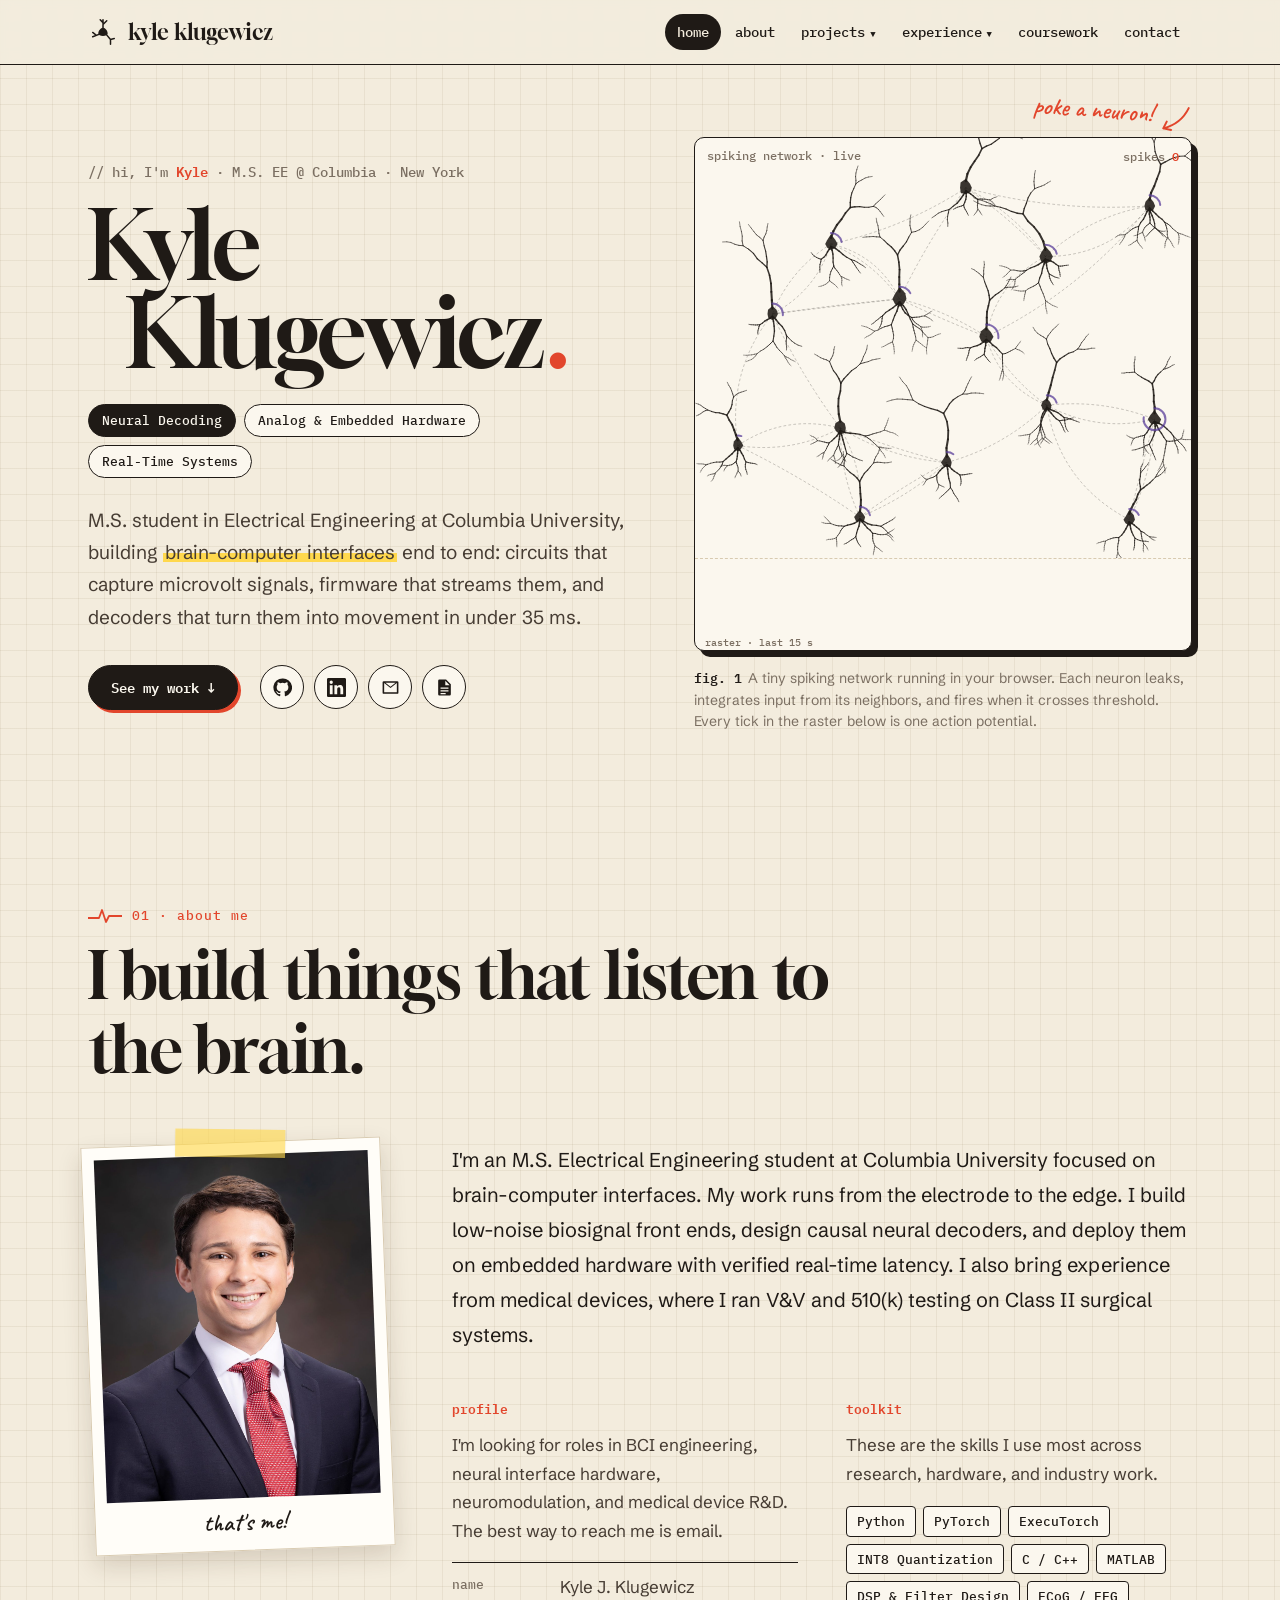
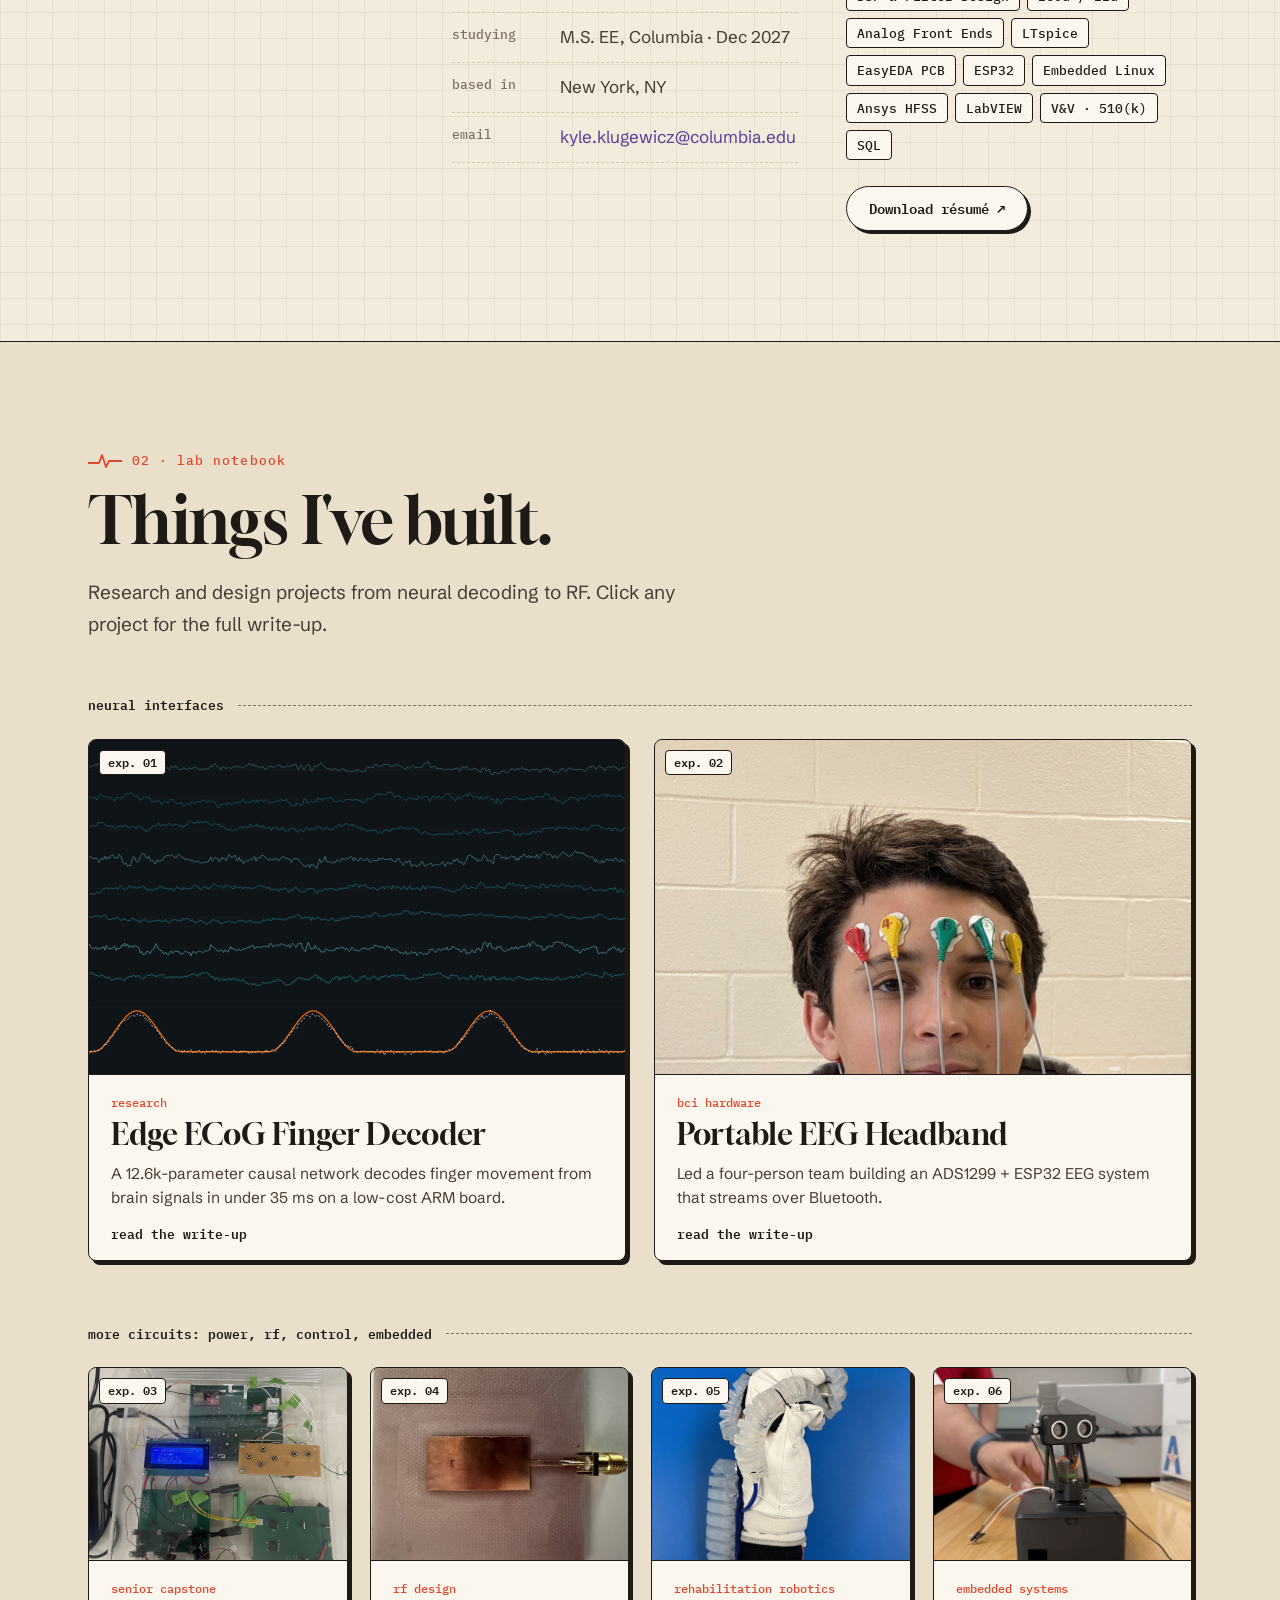
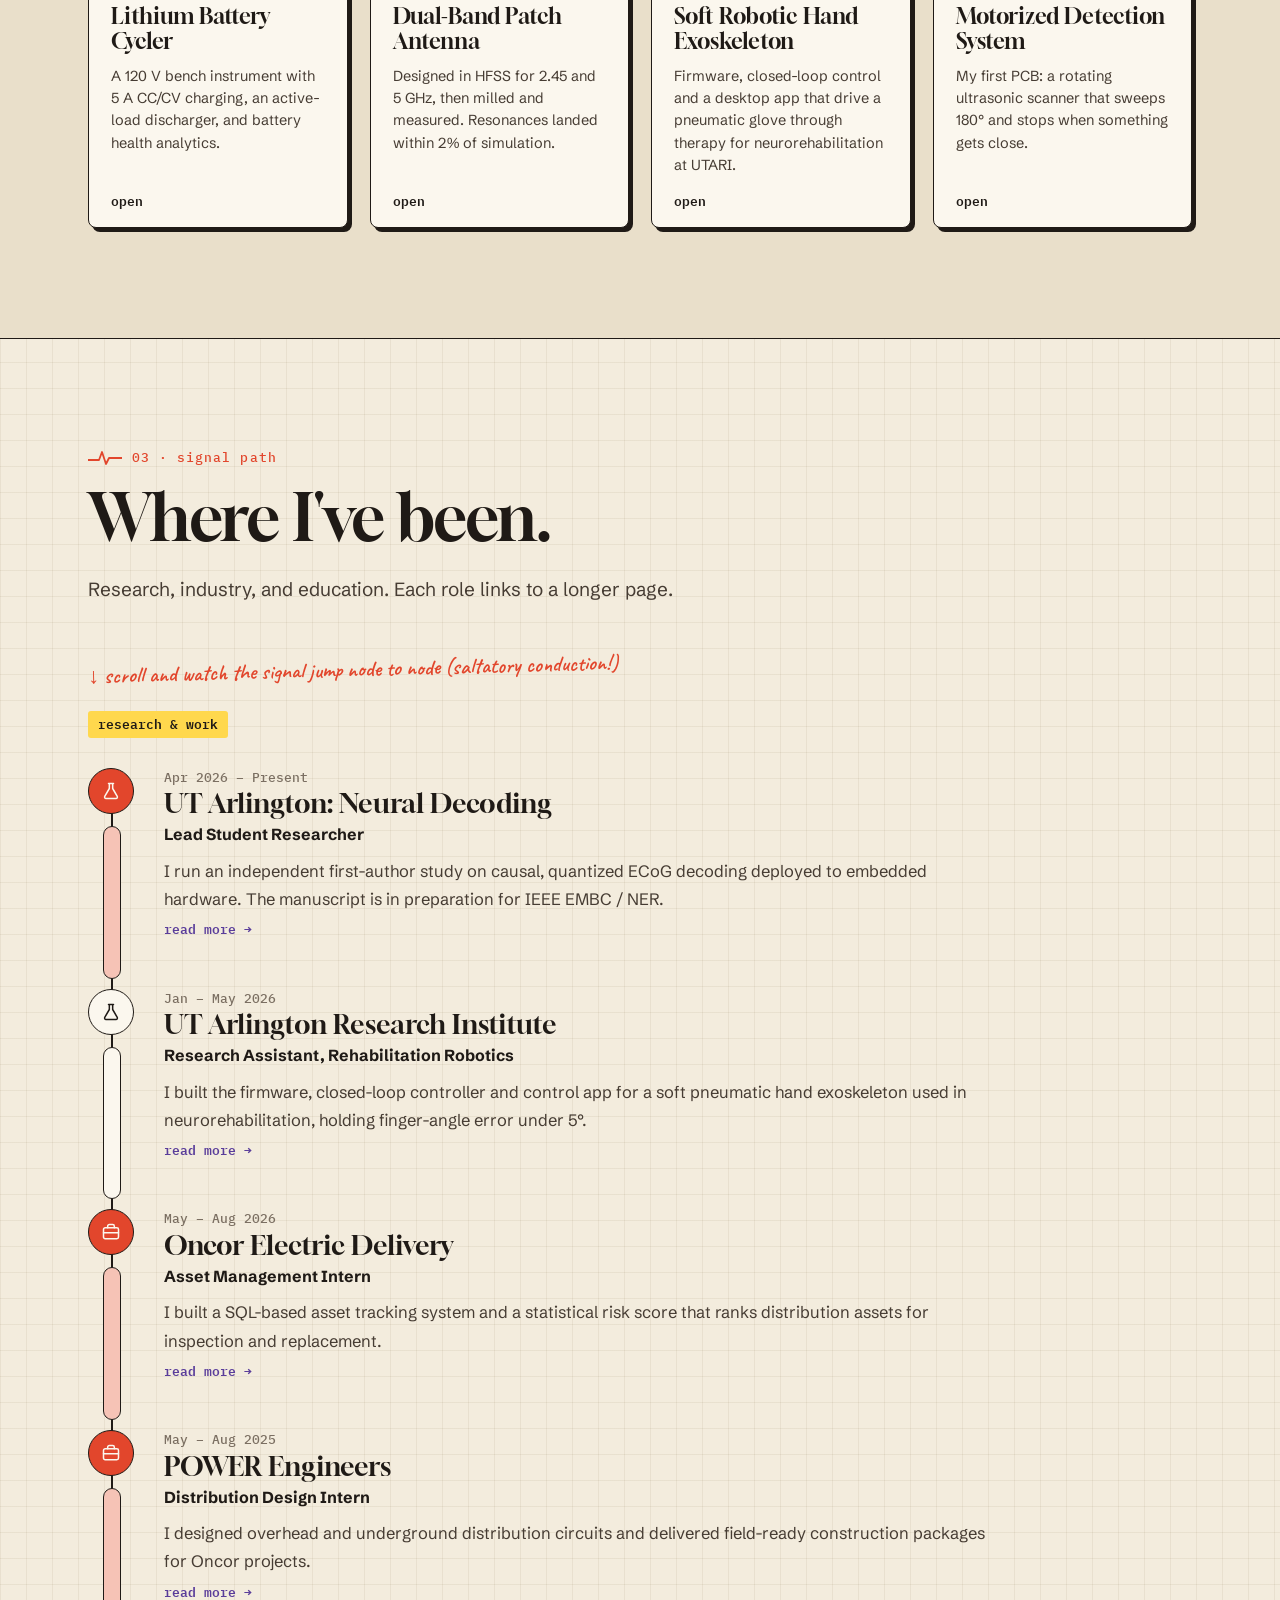
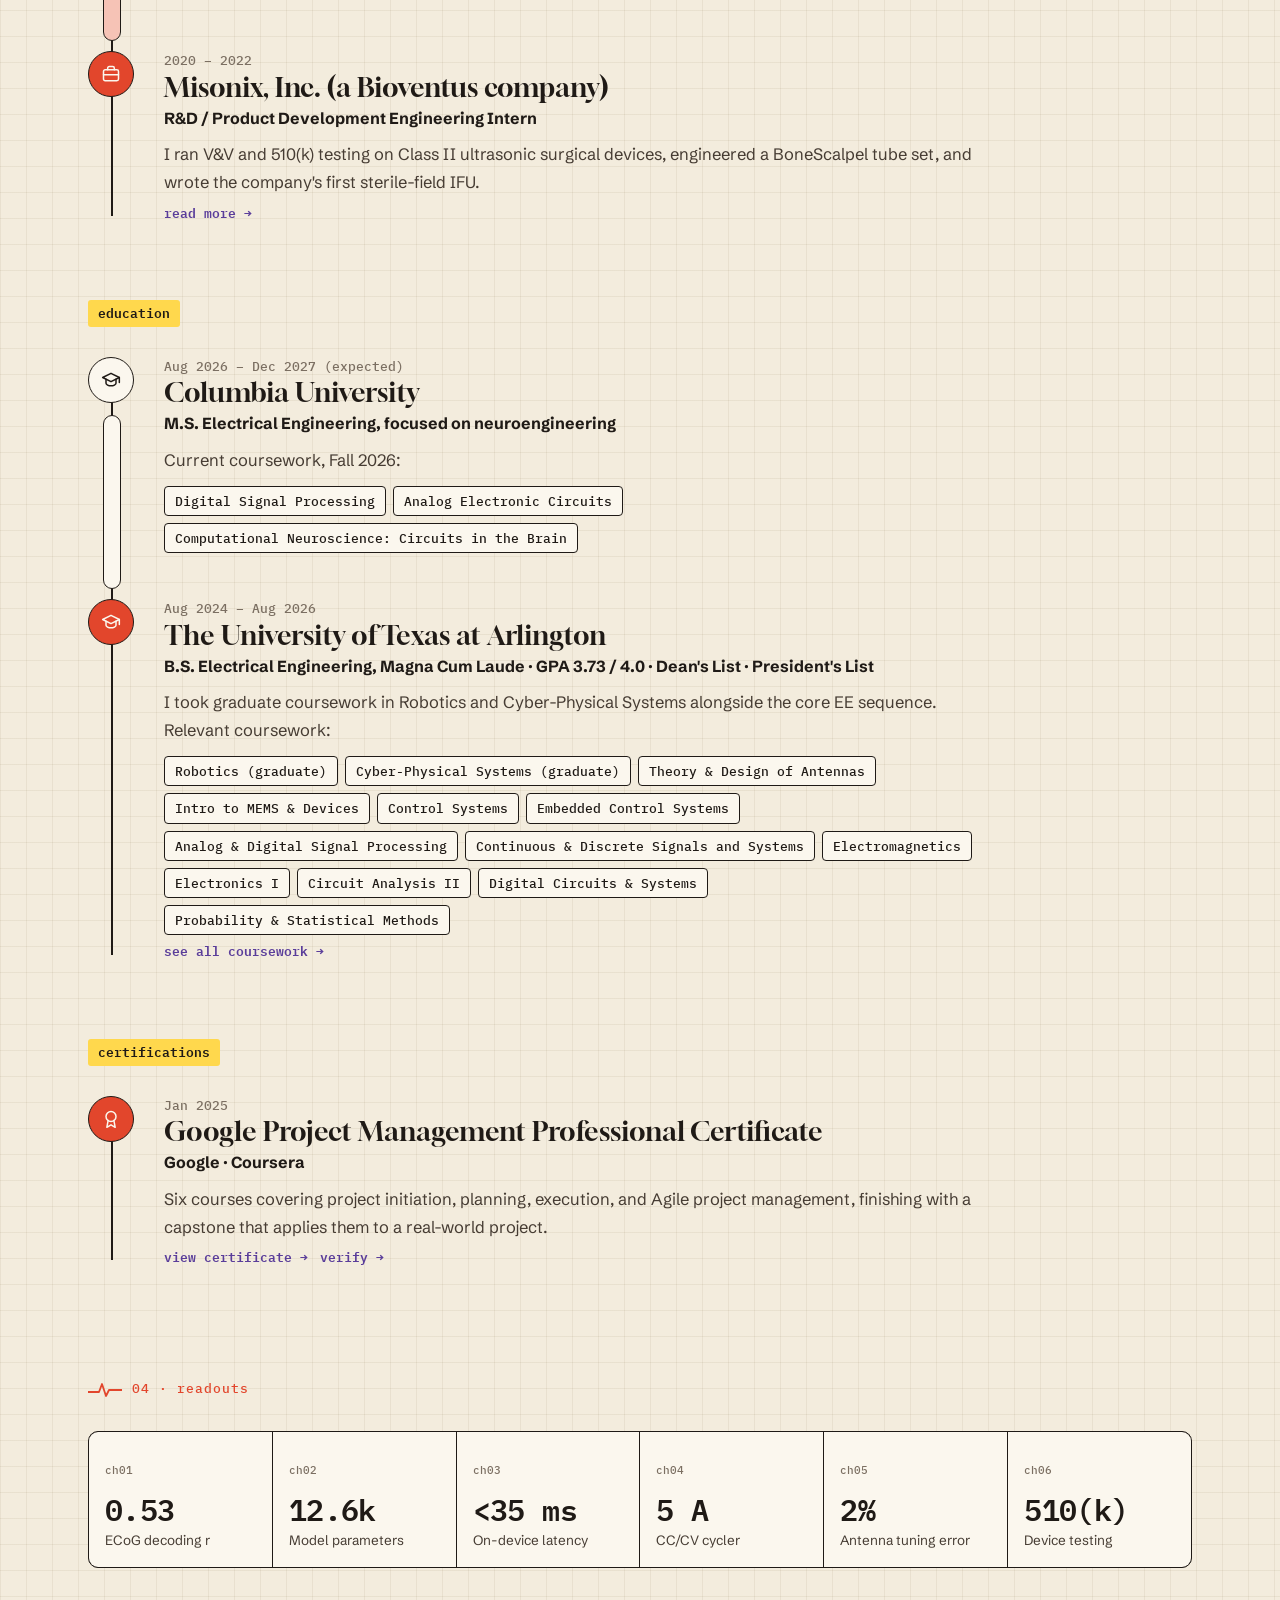
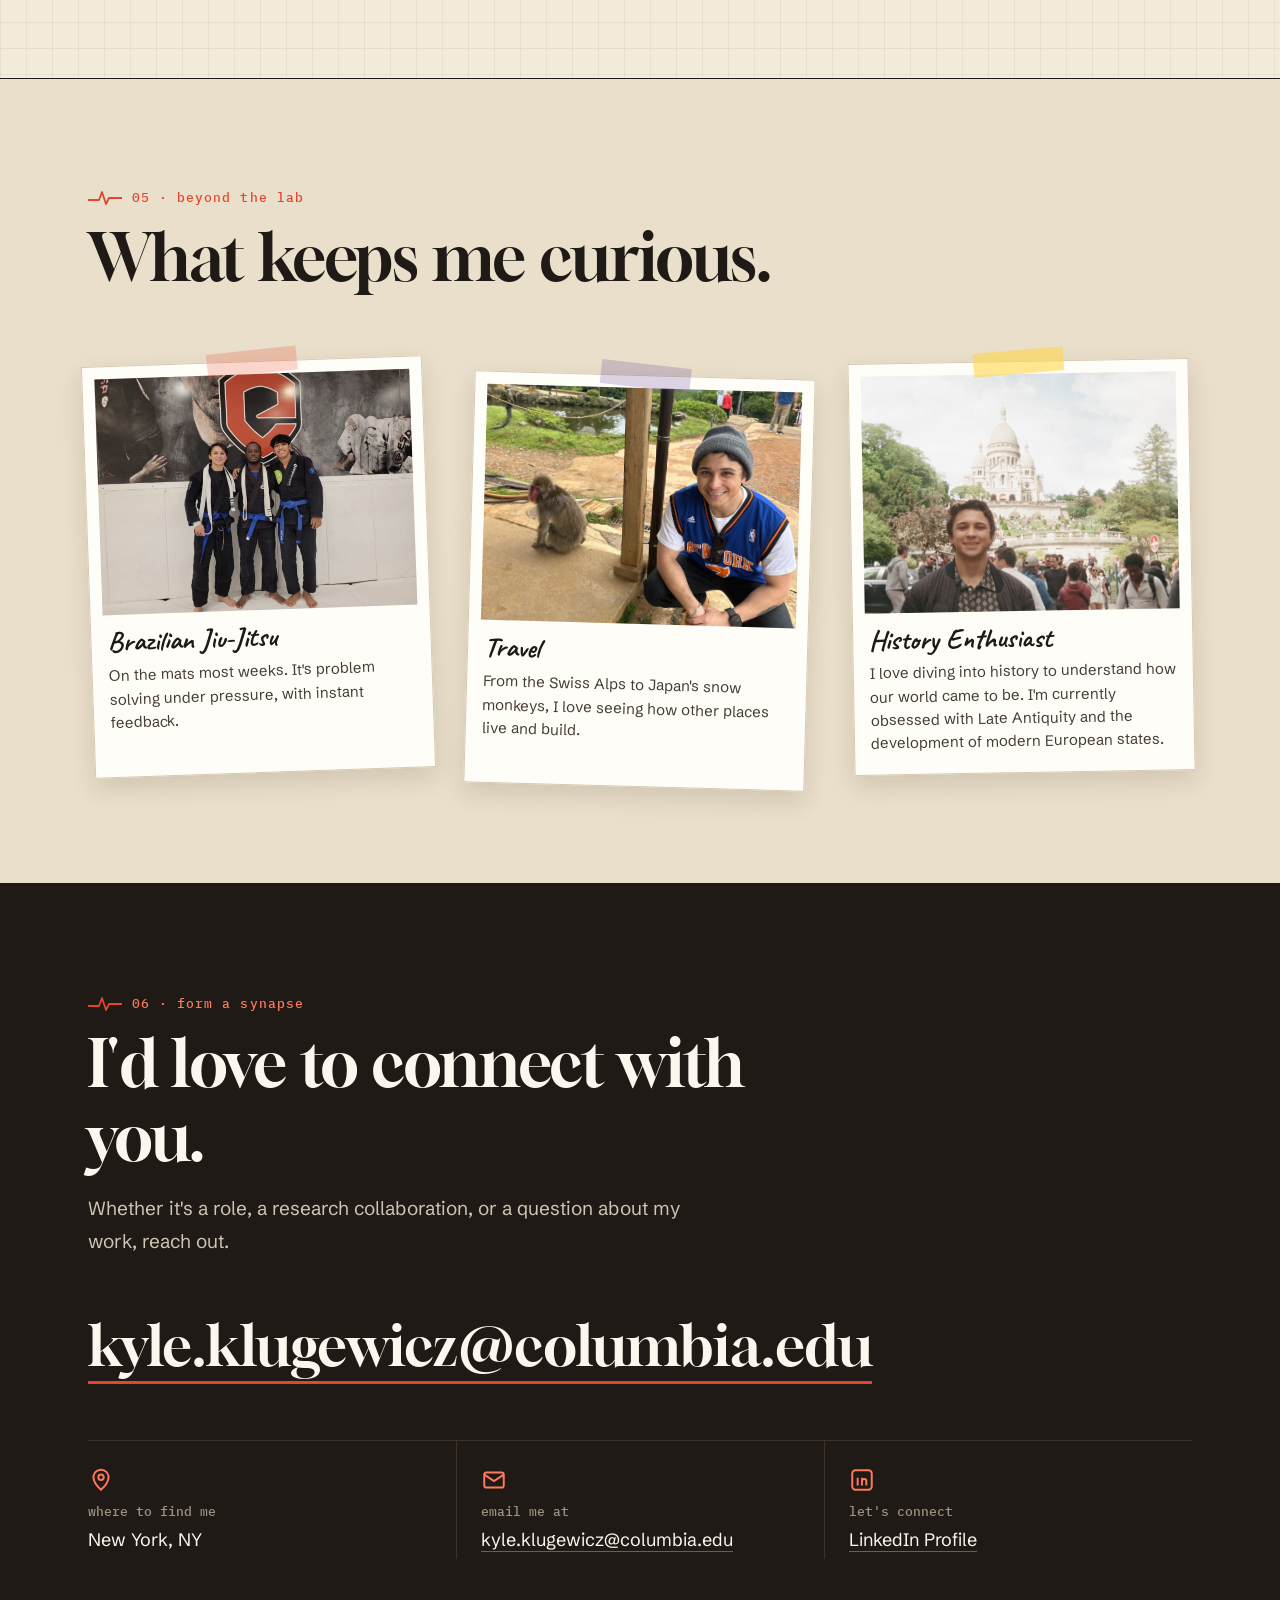
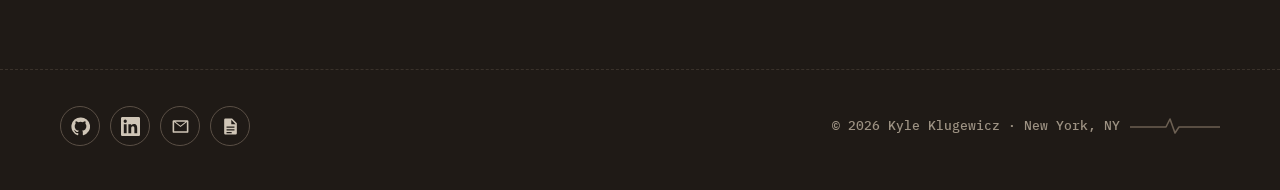
<file: index.html>
<!DOCTYPE html>
<html lang="en">
<head>
  <meta charset="UTF-8">
  <meta name="viewport" content="width=device-width, initial-scale=1.0">
  <title>Kyle Klugewicz · Neural Interface Engineering</title>
  <meta name="description" content="Kyle Klugewicz — M.S. student in Electrical Engineering at Columbia. Neural decoding, analog and embedded hardware, and real-time systems for brain-computer interfaces.">
  <meta name="theme-color" content="#f3ecdd">
  <meta property="og:title" content="Kyle Klugewicz">
  <meta property="og:description" content="Neural decoding, analog and embedded hardware, and real-time systems for brain-computer interfaces.">
  <meta property="og:image" content="assets/img/ecog.svg">
  <link rel="icon" href="assets/favicon.svg">
  <link rel="preconnect" href="https://fonts.googleapis.com">
  <link rel="preconnect" href="https://fonts.gstatic.com" crossorigin>
  <link href="https://fonts.googleapis.com/css2?family=Schibsted+Grotesk:ital,wght@0,400;0,500;0,700;1,400&family=Caveat:wght@600;700&family=Gloock&family=IBM+Plex+Mono:wght@500;600&display=swap" rel="stylesheet">
  <link rel="stylesheet" href="style.css">
  <script>document.documentElement.classList.add("js")</script>
</head>
<body data-root="" data-page="home">
  <div id="site-nav"></div>

  <!-- ================= HERO ================= -->
  <header class="hero" id="top">
    <div class="row">
      <div class="hero-text">
        <p class="hello">// hi, I'm <b>Kyle</b> · M.S. EE @ Columbia · New York</p>
        <h1><span>Kyle</span><span class="last">Klugewicz<span class="dot">.</span></span></h1>
        <ul class="roles">
          <li>Neural Decoding</li><li>Analog &amp; Embedded Hardware</li><li>Real-Time Systems</li>
        </ul>
        <p class="tagline">M.S. student in Electrical Engineering at Columbia University, building <span class="mark">brain-computer interfaces</span> end to end: circuits that capture microvolt signals, firmware that streams them, and decoders that turn them into movement in under 35&nbsp;ms.</p>
        <div class="hero-actions">
          <a class="btn" href="#projects">See my work ↓</a>
          <ul class="social" data-social></ul>
        </div>
      </div>

      <figure class="net-fig">
        <span class="poke" aria-hidden="true">poke a neuron!
          <svg viewBox="0 0 40 34"><path d="M30 4c-4 10-12 18-24 22M6 26l8 1M6 26l3-7"/></svg>
        </span>
        <div class="net-box">
          <div class="net-hud"><span>spiking network · live</span><span>spikes <b id="spike-count">0</b></span></div>
          <canvas id="network" aria-label="A small simulated network of neurons. Click or tap a neuron to make it fire."></canvas>
          <canvas id="raster" aria-hidden="true"></canvas>
        </div>
        <figcaption><b>fig. 1</b>A tiny spiking network running in your browser. Each neuron leaks, integrates input from its neighbors, and fires when it crosses threshold. Every tick in the raster below is one action potential.</figcaption>
      </figure>
    </div>
  </header>

  <!-- ================= ABOUT ================= -->
  <section id="about">
    <div class="row">
      <div class="intro reveal">
        <p class="eyebrow">01 · about me</p>
        <h2>I build things that listen to the brain.</h2>
      </div>

      <div class="about-grid">
        <figure class="polaroid reveal">
          <img src="assets/img/headshot.jpg" alt="Portrait of Kyle Klugewicz">
          <figcaption>that's me!</figcaption>
        </figure>

        <div class="about-text reveal">
          <p>
            I'm an M.S. Electrical Engineering student at Columbia University focused on brain-computer interfaces.
            My work runs from the electrode to the edge. I build low-noise biosignal front ends, design causal
            neural decoders, and deploy them on embedded hardware with verified real-time latency. I also bring
            experience from medical devices, where I ran V&amp;V and 510(k) testing on Class II surgical systems.
          </p>

          <div class="about-cols">
            <div>
              <h3>profile</h3>
              <p>I'm looking for roles in BCI engineering, neural interface hardware, neuromodulation, and medical device R&amp;D. The best way to reach me is email.</p>
              <ul class="info-list">
                <li><strong>name</strong> Kyle J. Klugewicz</li>
                <li><strong>studying</strong> M.S. EE, Columbia · Dec 2027</li>
                <li><strong>based in</strong> New York, NY</li>
                <li><strong>email</strong> <a href="mailto:kyle.klugewicz@columbia.edu">kyle.klugewicz@columbia.edu</a></li>
              </ul>
            </div>
            <div>
              <h3>toolkit</h3>
              <p>These are the skills I use most across research, hardware, and industry work.</p>
              <ul class="chips" style="margin-top:18px">
                <li>Python</li><li>PyTorch</li><li>ExecuTorch</li><li>INT8 Quantization</li>
                <li>C / C++</li><li>MATLAB</li><li>DSP &amp; Filter Design</li><li>ECoG / EEG</li>
                <li>Analog Front Ends</li><li>LTspice</li><li>EasyEDA PCB</li><li>ESP32</li>
                <li>Embedded Linux</li><li>Ansys HFSS</li><li>LabVIEW</li><li>V&amp;V · 510(k)</li>
                <li>SQL</li>
              </ul>
              <a class="btn ghost" style="margin-top:26px" href="assets/Klugewicz_Resume.pdf" target="_blank" rel="noopener">Download résumé ↗</a>
            </div>
          </div>
        </div>
      </div>
    </div>
  </section>

  <!-- ================= PROJECTS ================= -->
  <section id="projects" class="gray">
    <div class="row">
      <div class="intro reveal">
        <p class="eyebrow">02 · lab notebook</p>
        <h2>Things I've built.</h2>
        <p class="lead">Research and design projects from neural decoding to RF. Click any project for the full write-up.</p>
      </div>

      <div class="proj-group">
        <h3>neural interfaces</h3>
        <div class="cards big">
          <a class="card reveal" href="projects/ecog-decoder.html">
            <div class="media">
              <img src="assets/img/ecog.svg" alt="Stylized multichannel ECoG traces with decoded finger flexion">
              <span class="tag">exp. 01</span>
            </div>
            <div class="body">
              <span class="kind">research</span>
              <h3>Edge ECoG Finger Decoder</h3>
              <p>A 12.6k-parameter causal network decodes finger movement from brain signals in under 35 ms on a low-cost ARM board.</p>
              <span class="more">read the write-up <svg viewBox="0 0 52 16"><path d="M0 10h16l4-8 5 13 4-7h23"/></svg></span>
            </div>
          </a>
          <a class="card reveal" href="projects/eeg-headband.html">
            <div class="media">
              <img src="assets/img/eeg-kyle.jpg" alt="Kyle wearing forehead EEG electrodes" style="object-position:50% 30%">
              <span class="tag">exp. 02</span>
            </div>
            <div class="body">
              <span class="kind">bci hardware</span>
              <h3>Portable EEG Headband</h3>
              <p>Led a four-person team building an ADS1299 + ESP32 EEG system that streams over Bluetooth.</p>
              <span class="more">read the write-up <svg viewBox="0 0 52 16"><path d="M0 10h16l4-8 5 13 4-7h23"/></svg></span>
            </div>
          </a>
        </div>
      </div>

      <div class="proj-group">
        <h3>more circuits: power, rf, control, embedded</h3>
        <div class="cards small">
          <a class="card reveal" href="projects/battery-cycler.html">
            <div class="media">
              <img src="assets/img/cycler-board.jpg" alt="Battery cycler PCBs inside acrylic enclosure">
              <span class="tag">exp. 03</span>
            </div>
            <div class="body">
              <span class="kind">senior capstone</span>
              <h3>Lithium Battery Cycler</h3>
              <p>A 120 V bench instrument with 5 A CC/CV charging, an active-load discharger, and battery health analytics.</p>
              <span class="more">open <svg viewBox="0 0 52 16"><path d="M0 10h16l4-8 5 13 4-7h23"/></svg></span>
            </div>
          </a>
          <a class="card reveal" href="projects/dual-band-antenna.html">
            <div class="media">
              <img src="assets/img/antenna-built.jpg" alt="The finished dual-band patch antenna">
              <span class="tag">exp. 04</span>
            </div>
            <div class="body">
              <span class="kind">rf design</span>
              <h3>Dual-Band Patch Antenna</h3>
              <p>Designed in HFSS for 2.45 and 5 GHz, then milled and measured. Resonances landed within 2% of simulation.</p>
              <span class="more">open <svg viewBox="0 0 52 16"><path d="M0 10h16l4-8 5 13 4-7h23"/></svg></span>
            </div>
          </a>
          <a class="card reveal" href="experience/utari.html">
            <div class="media">
              <img src="assets/img/utari-glove-flexed.jpg" alt="Pneumatic hand exoskeleton glove with fingers flexed">
              <span class="tag">exp. 05</span>
            </div>
            <div class="body">
              <span class="kind">rehabilitation robotics</span>
              <h3>Soft Robotic Hand Exoskeleton</h3>
              <p>Firmware, closed-loop control and a desktop app that drive a pneumatic glove through therapy for neurorehabilitation at UTARI.</p>
              <span class="more">open <svg viewBox="0 0 52 16"><path d="M0 10h16l4-8 5 13 4-7h23"/></svg></span>
            </div>
          </a>
          <a class="card reveal" href="projects/detection-system.html">
            <div class="media">
              <img src="assets/img/detect-demo-poster.jpg" alt="Finished ultrasonic detection system on the bench" style="object-position:50% 45%">
              <span class="tag">exp. 06</span>
            </div>
            <div class="body">
              <span class="kind">embedded systems</span>
              <h3>Motorized Detection System</h3>
              <p>My first PCB: a rotating ultrasonic scanner that sweeps 180° and stops when something gets close.</p>
              <span class="more">open <svg viewBox="0 0 52 16"><path d="M0 10h16l4-8 5 13 4-7h23"/></svg></span>
            </div>
          </a>
        </div>
      </div>
    </div>
  </section>

  <!-- ================= EXPERIENCE + EDUCATION ================= -->
  <section id="experience">
    <div class="row">
      <div class="intro reveal">
        <p class="eyebrow">03 · signal path</p>
        <h2>Where I've been.</h2>
        <p class="lead">Research, industry, and education. Each role links to a longer page.</p>
      </div>
      <p class="axon-note">↓ scroll and watch the signal jump node to node (saltatory conduction!)</p>

      <div class="timeline-group">
        <h3>research &amp; work</h3>
        <ol class="tl">
          <li>
            <span class="dot"><svg viewBox="0 0 24 24"><path d="M9 3h6M10 3v6L4.5 18.5A1.7 1.7 0 0 0 6 21h12a1.7 1.7 0 0 0 1.5-2.5L14 9V3"/></svg></span>
            <p class="when">Apr 2026 – Present</p>
            <h4>UT Arlington: Neural Decoding</h4>
            <p class="role">Lead Student Researcher</p>
            <p>I run an independent first-author study on causal, quantized ECoG decoding deployed to embedded hardware. The manuscript is in preparation for IEEE EMBC / NER.</p>
            <a class="readmore" href="projects/ecog-decoder.html">read more →</a>
          </li>
          <li>
            <span class="dot"><svg viewBox="0 0 24 24"><path d="M9 3h6M10 3v6L4.5 18.5A1.7 1.7 0 0 0 6 21h12a1.7 1.7 0 0 0 1.5-2.5L14 9V3"/></svg></span>
            <p class="when">Jan – May 2026</p>
            <h4>UT Arlington Research Institute</h4>
            <p class="role">Research Assistant, Rehabilitation Robotics</p>
            <p>I built the firmware, closed-loop controller and control app for a soft pneumatic hand exoskeleton used in neurorehabilitation, holding finger-angle error under 5°.</p>
            <a class="readmore" href="experience/utari.html">read more →</a>
          </li>
          <li>
            <span class="dot"><svg viewBox="0 0 24 24"><rect x="3" y="7" width="18" height="13" rx="2"/><path d="M8 7V5a2 2 0 0 1 2-2h4a2 2 0 0 1 2 2v2M3 13h18"/></svg></span>
            <p class="when">May – Aug 2026</p>
            <h4>Oncor Electric Delivery</h4>
            <p class="role">Asset Management Intern</p>
            <p>I built a SQL-based asset tracking system and a statistical risk score that ranks distribution assets for inspection and replacement.</p>
            <a class="readmore" href="experience/oncor.html">read more →</a>
          </li>
          <li>
            <span class="dot"><svg viewBox="0 0 24 24"><rect x="3" y="7" width="18" height="13" rx="2"/><path d="M8 7V5a2 2 0 0 1 2-2h4a2 2 0 0 1 2 2v2M3 13h18"/></svg></span>
            <p class="when">May – Aug 2025</p>
            <h4>POWER Engineers</h4>
            <p class="role">Distribution Design Intern</p>
            <p>I designed overhead and underground distribution circuits and delivered field-ready construction packages for Oncor projects.</p>
            <a class="readmore" href="experience/power-engineers.html">read more →</a>
          </li>
          <li>
            <span class="dot"><svg viewBox="0 0 24 24"><rect x="3" y="7" width="18" height="13" rx="2"/><path d="M8 7V5a2 2 0 0 1 2-2h4a2 2 0 0 1 2 2v2M3 13h18"/></svg></span>
            <p class="when">2020 – 2022</p>
            <h4>Misonix, Inc. (a Bioventus company)</h4>
            <p class="role">R&amp;D / Product Development Engineering Intern</p>
            <p>I ran V&amp;V and 510(k) testing on Class II ultrasonic surgical devices, engineered a BoneScalpel tube set, and wrote the company's first sterile-field IFU.</p>
            <a class="readmore" href="experience/misonix.html">read more →</a>
          </li>
        </ol>
      </div>

      <div class="timeline-group">
        <h3>education</h3>
        <ol class="tl">
          <li>
            <span class="dot"><svg viewBox="0 0 24 24"><path d="M2 9l10-5 10 5-10 5L2 9Z"/><path d="M6 11v5c0 1.5 3 3 6 3s6-1.5 6-3v-5M22 9v6"/></svg></span>
            <p class="when">Aug 2026 – Dec 2027 (expected)</p>
            <h4>Columbia University</h4>
            <p class="role">M.S. Electrical Engineering, focused on neuroengineering</p>
            <p>Current coursework, Fall 2026:</p>
            <ul class="chips">
              <li>Digital Signal Processing</li><li>Analog Electronic Circuits</li><li>Computational Neuroscience: Circuits in the Brain</li>
            </ul>
          </li>
          <li>
            <span class="dot"><svg viewBox="0 0 24 24"><path d="M2 9l10-5 10 5-10 5L2 9Z"/><path d="M6 11v5c0 1.5 3 3 6 3s6-1.5 6-3v-5M22 9v6"/></svg></span>
            <p class="when">Aug 2024 – Aug 2026</p>
            <h4>The University of Texas at Arlington</h4>
            <p class="role">B.S. Electrical Engineering, Magna Cum Laude · GPA 3.73 / 4.0 · Dean's List · President's List</p>
            <p>I took graduate coursework in Robotics and Cyber-Physical Systems alongside the core EE sequence. Relevant coursework:</p>
            <ul class="chips">
              <li>Robotics (graduate)</li><li>Cyber-Physical Systems (graduate)</li><li>Theory &amp; Design of Antennas</li>
              <li>Intro to MEMS &amp; Devices</li><li>Control Systems</li><li>Embedded Control Systems</li>
              <li>Analog &amp; Digital Signal Processing</li><li>Continuous &amp; Discrete Signals and Systems</li>
              <li>Electromagnetics</li><li>Electronics I</li><li>Circuit Analysis II</li><li>Digital Circuits &amp; Systems</li>
              <li>Probability &amp; Statistical Methods</li>
            </ul>
            <a class="readmore" href="coursework.html">see all coursework →</a>
          </li>
        </ol>
      </div>

      <div class="timeline-group" style="margin-bottom:0">
        <h3>certifications</h3>
        <ol class="tl">
          <li>
            <span class="dot"><svg viewBox="0 0 24 24"><circle cx="12" cy="9" r="6"/><path d="M8.5 13.9 7 22l5-3 5 3-1.5-8.1"/></svg></span>
            <p class="when">Jan 2025</p>
            <h4>Google Project Management Professional Certificate</h4>
            <p class="role">Google · Coursera</p>
            <p>Six courses covering project initiation, planning, execution, and Agile project management, finishing with a capstone that applies them to a real-world project.</p>
            <a class="readmore" href="assets/Google_PM_Certificate.pdf" target="_blank" rel="noopener">view certificate →</a>
            &nbsp;&nbsp;<a class="readmore" href="https://coursera.org/verify/professional-cert/RCJS9M4RV1BW" target="_blank" rel="noopener">verify →</a>
          </li>
        </ol>
      </div>
    </div>
  </section>

  <!-- ================= READOUTS ================= -->
  <section class="stats" aria-label="Highlights">
    <div class="row">
      <div class="intro reveal" style="margin-bottom:32px">
        <p class="eyebrow">04 · readouts</p>
      </div>
      <ul class="reveal">
        <li><span class="num">0.53</span><span class="lbl">ECoG decoding r</span></li>
        <li><span class="num">12.6k</span><span class="lbl">Model parameters</span></li>
        <li><span class="num">&lt;35 ms</span><span class="lbl">On-device latency</span></li>
        <li><span class="num">5 A</span><span class="lbl">CC/CV cycler</span></li>
        <li><span class="num">2%</span><span class="lbl">Antenna tuning error</span></li>
        <li><span class="num">510(k)</span><span class="lbl">Device testing</span></li>
      </ul>
    </div>
  </section>

  <!-- ================= BEYOND THE LAB ================= -->
  <section class="gray">
    <div class="row">
      <div class="intro reveal">
        <p class="eyebrow">05 · beyond the lab</p>
        <h2>What keeps me curious.</h2>
      </div>
      <div class="beyond">
        <figure class="reveal">
          <img src="assets/img/bjj.jpg" alt="Kyle with Brazilian Jiu-Jitsu training partners" loading="lazy">
          <figcaption>
            <h3>Brazilian Jiu-Jitsu</h3>
            <p>On the mats most weeks. It's problem solving under pressure, with instant feedback.</p>
          </figcaption>
        </figure>
        <figure class="reveal">
          <img src="assets/img/travel-japan.jpg" alt="Kyle crouching next to a snow monkey in Japan" loading="lazy" style="object-position:50% 60%">
          <figcaption>
            <h3>Travel</h3>
            <p>From the Swiss Alps to Japan's snow monkeys, I love seeing how other places live and build.</p>
          </figcaption>
        </figure>
        <figure class="reveal">
          <img src="assets/img/travel-paris.jpg" alt="Kyle in front of Sacré-Cœur in Paris" loading="lazy" style="object-position:50% 40%">
          <figcaption>
            <h3>History Enthusiast</h3>
            <p>I love diving into history to understand how our world came to be. I'm currently obsessed with Late Antiquity and the development of modern European states.</p>
          </figcaption>
        </figure>
      </div>
    </div>
  </section>

  <!-- ================= CONTACT ================= -->
  <section id="contact" class="contact">
    <div class="row">
      <div class="intro reveal">
        <p class="eyebrow">06 · form a synapse</p>
        <h2>I'd love to connect with you.</h2>
        <p class="lead">Whether it's a role, a research collaboration, or a question about my work, reach out.</p>
      </div>
      <a class="big-mail" href="mailto:kyle.klugewicz@columbia.edu">kyle.klugewicz@columbia.edu</a>
      <div class="contact-cols">
        <div>
          <span class="icon"><svg viewBox="0 0 24 24"><path d="M12 21s-7-6.2-7-11.5A7 7 0 0 1 19 9.5C19 14.8 12 21 12 21Z"/><circle cx="12" cy="9.5" r="2.5"/></svg></span>
          <h4>where to find me</h4>
          <p>New York, NY</p>
        </div>
        <div>
          <span class="icon"><svg viewBox="0 0 24 24"><rect x="3" y="5" width="18" height="14" rx="2"/><path d="M3 7l9 6 9-6"/></svg></span>
          <h4>email me at</h4>
          <p><a href="mailto:kyle.klugewicz@columbia.edu">kyle.klugewicz@columbia.edu</a></p>
        </div>
        <div>
          <span class="icon"><svg viewBox="0 0 24 24"><rect x="3" y="3" width="18" height="18" rx="3"/><path d="M8 10v7M8 7v.01M12 17v-4a2 2 0 0 1 4 0v4M12 10v7"/></svg></span>
          <h4>let's connect</h4>
          <p><a href="https://www.linkedin.com/in/kyle-klugewicz/" target="_blank" rel="noopener">LinkedIn Profile</a></p>
        </div>
      </div>
    </div>
  </section>

  <div id="site-footer"></div>
  <script src="site.js"></script>
</body>
</html>
</file>
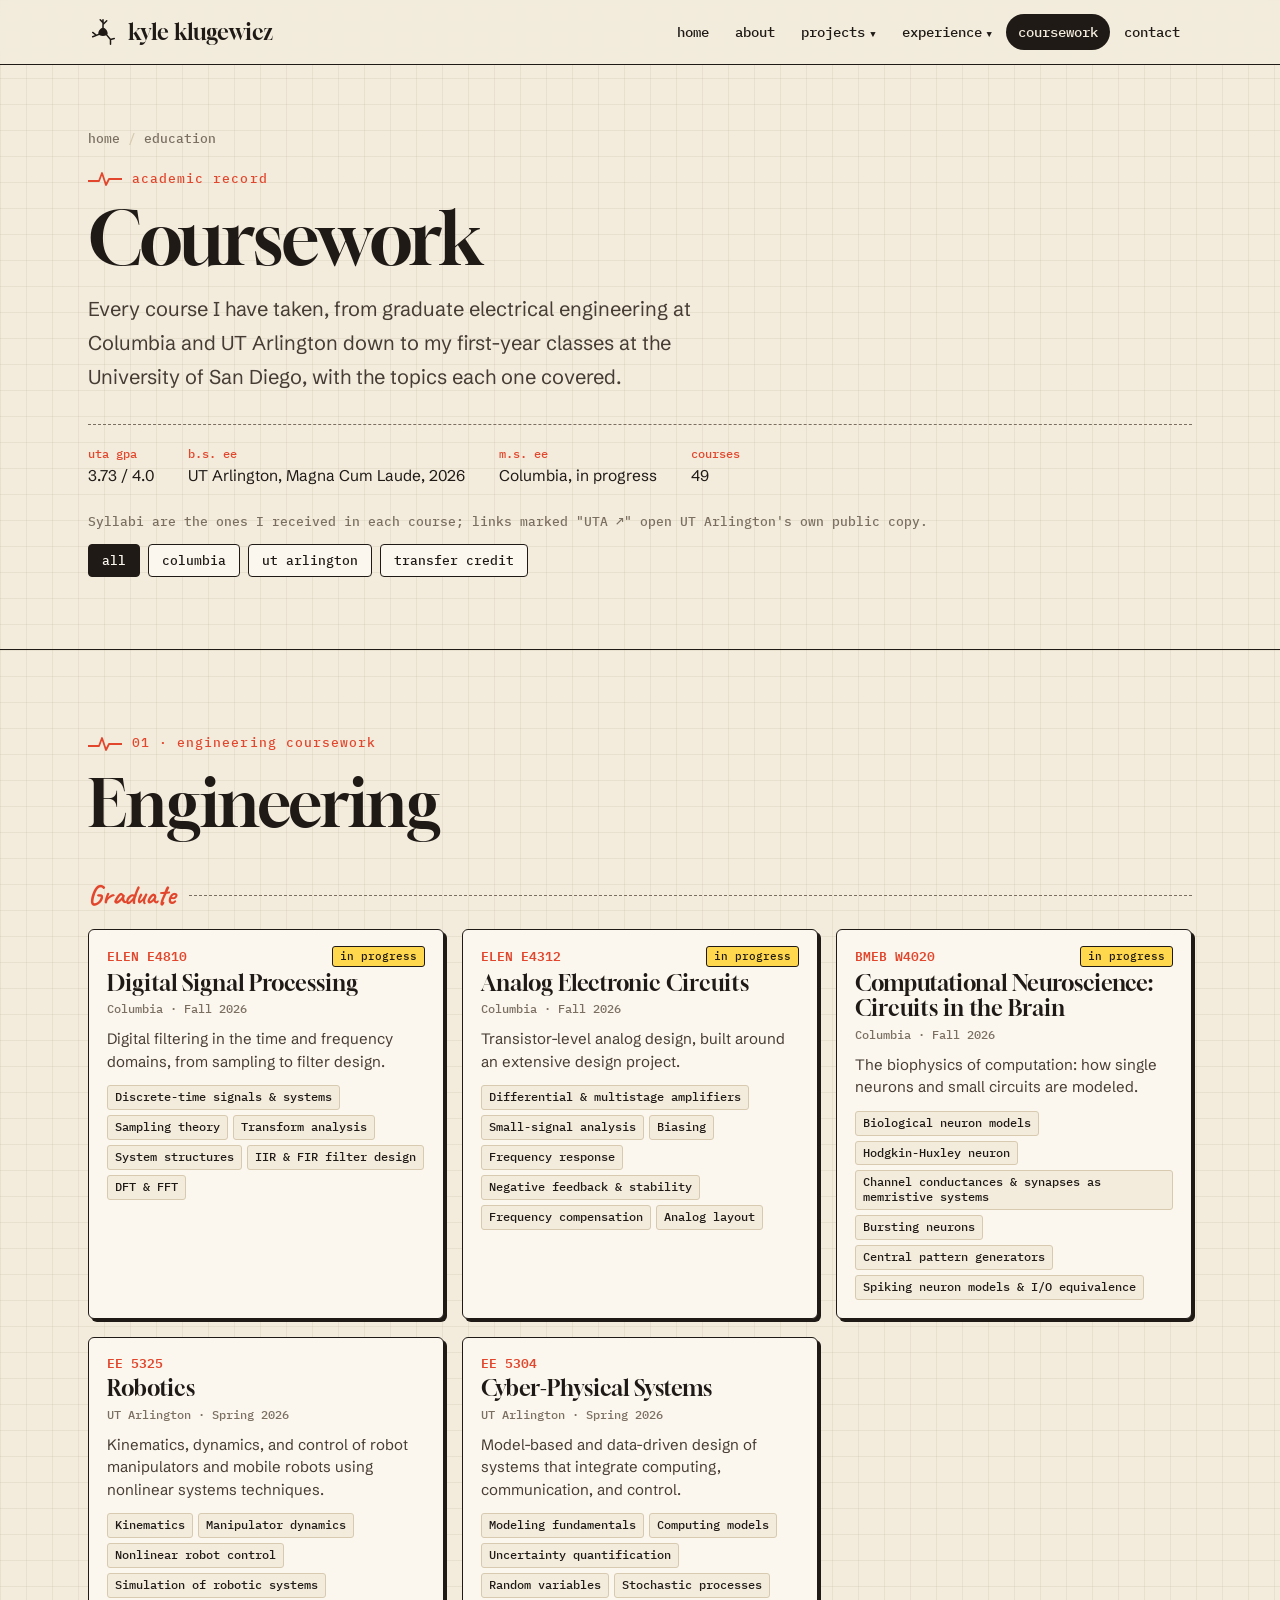
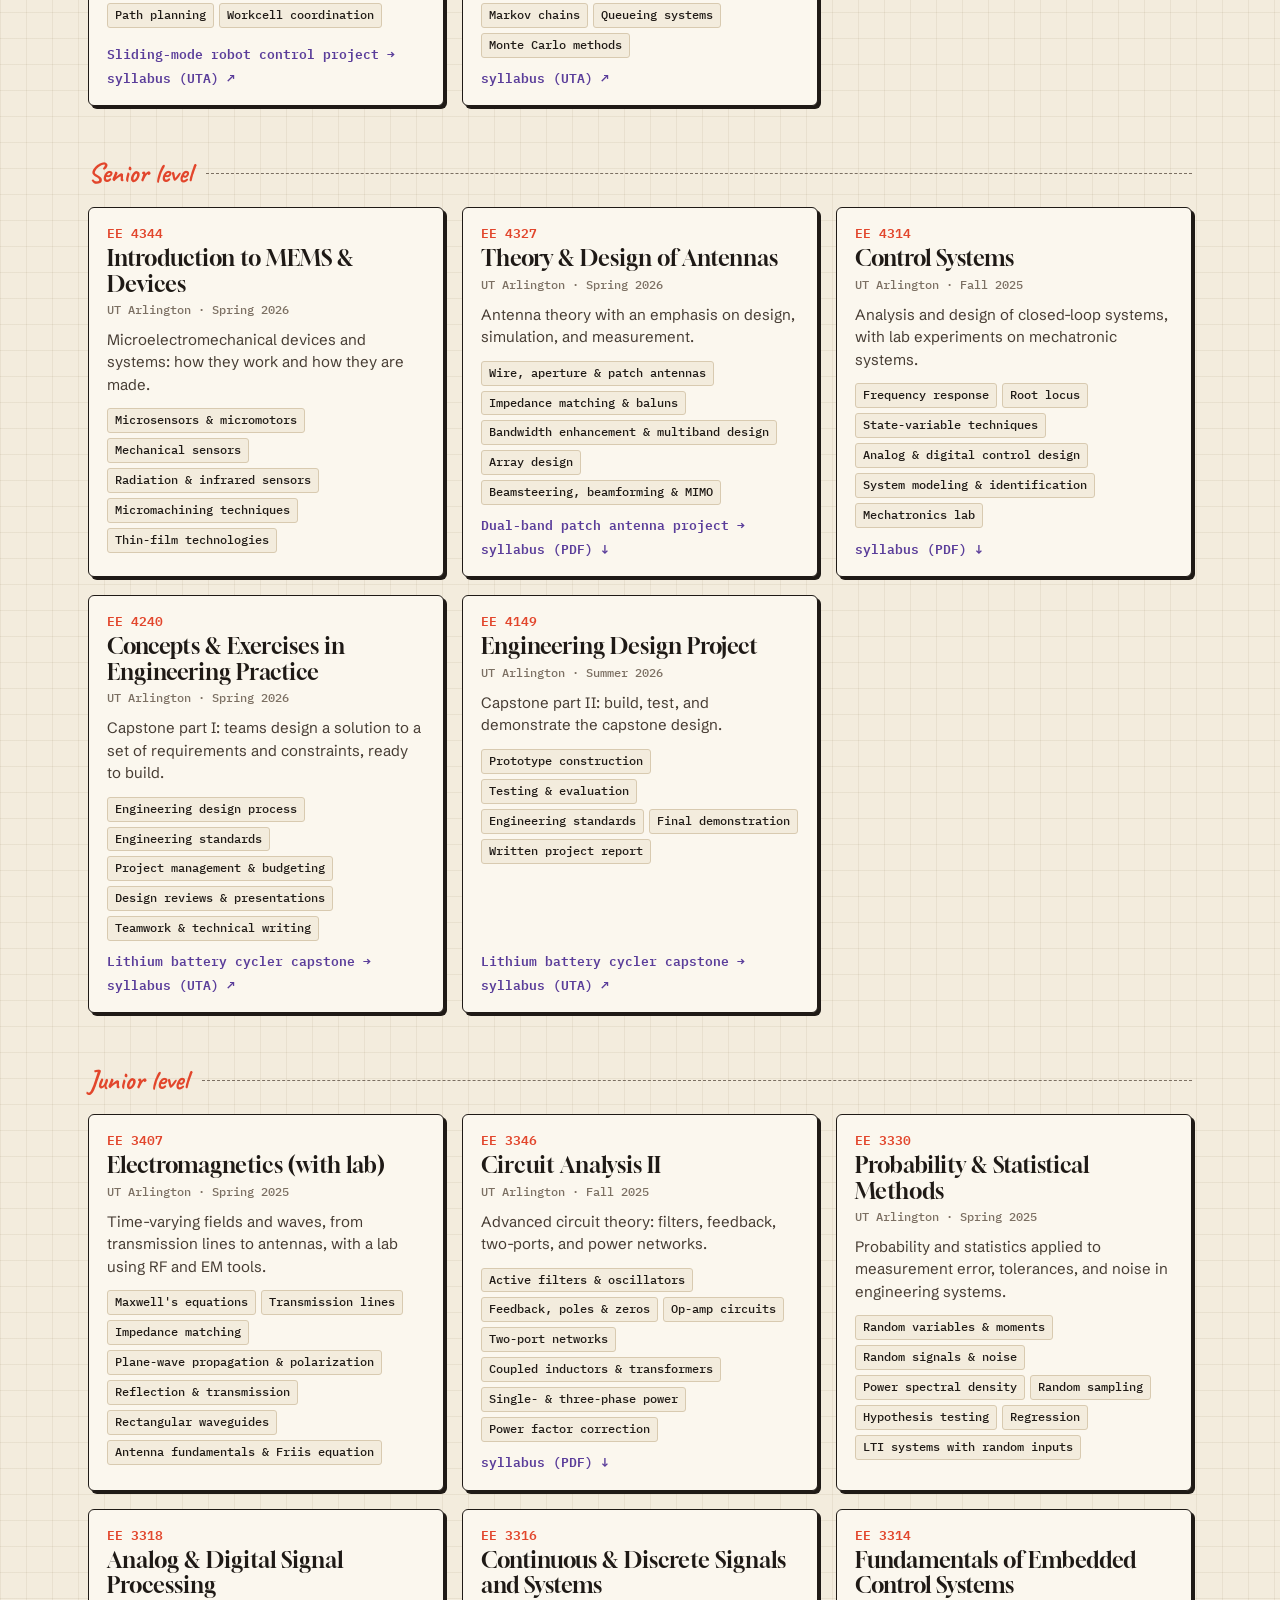
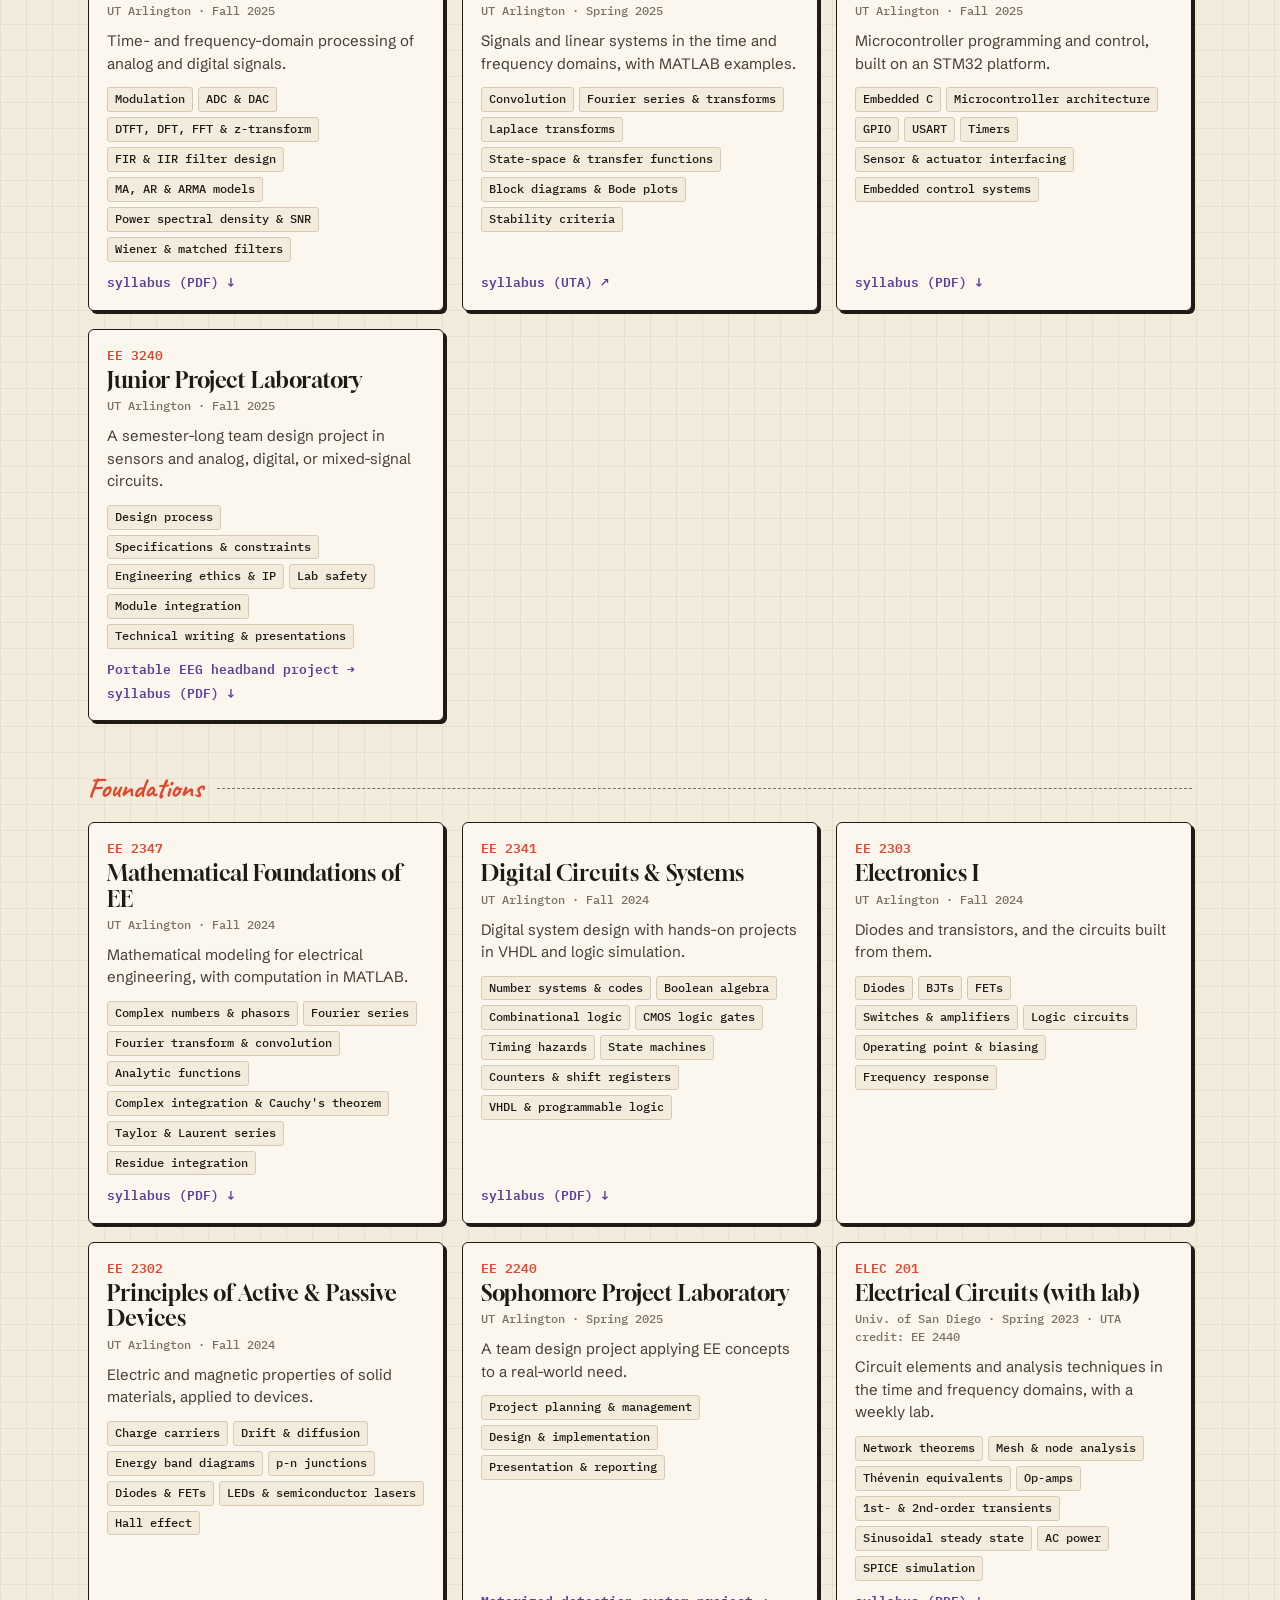
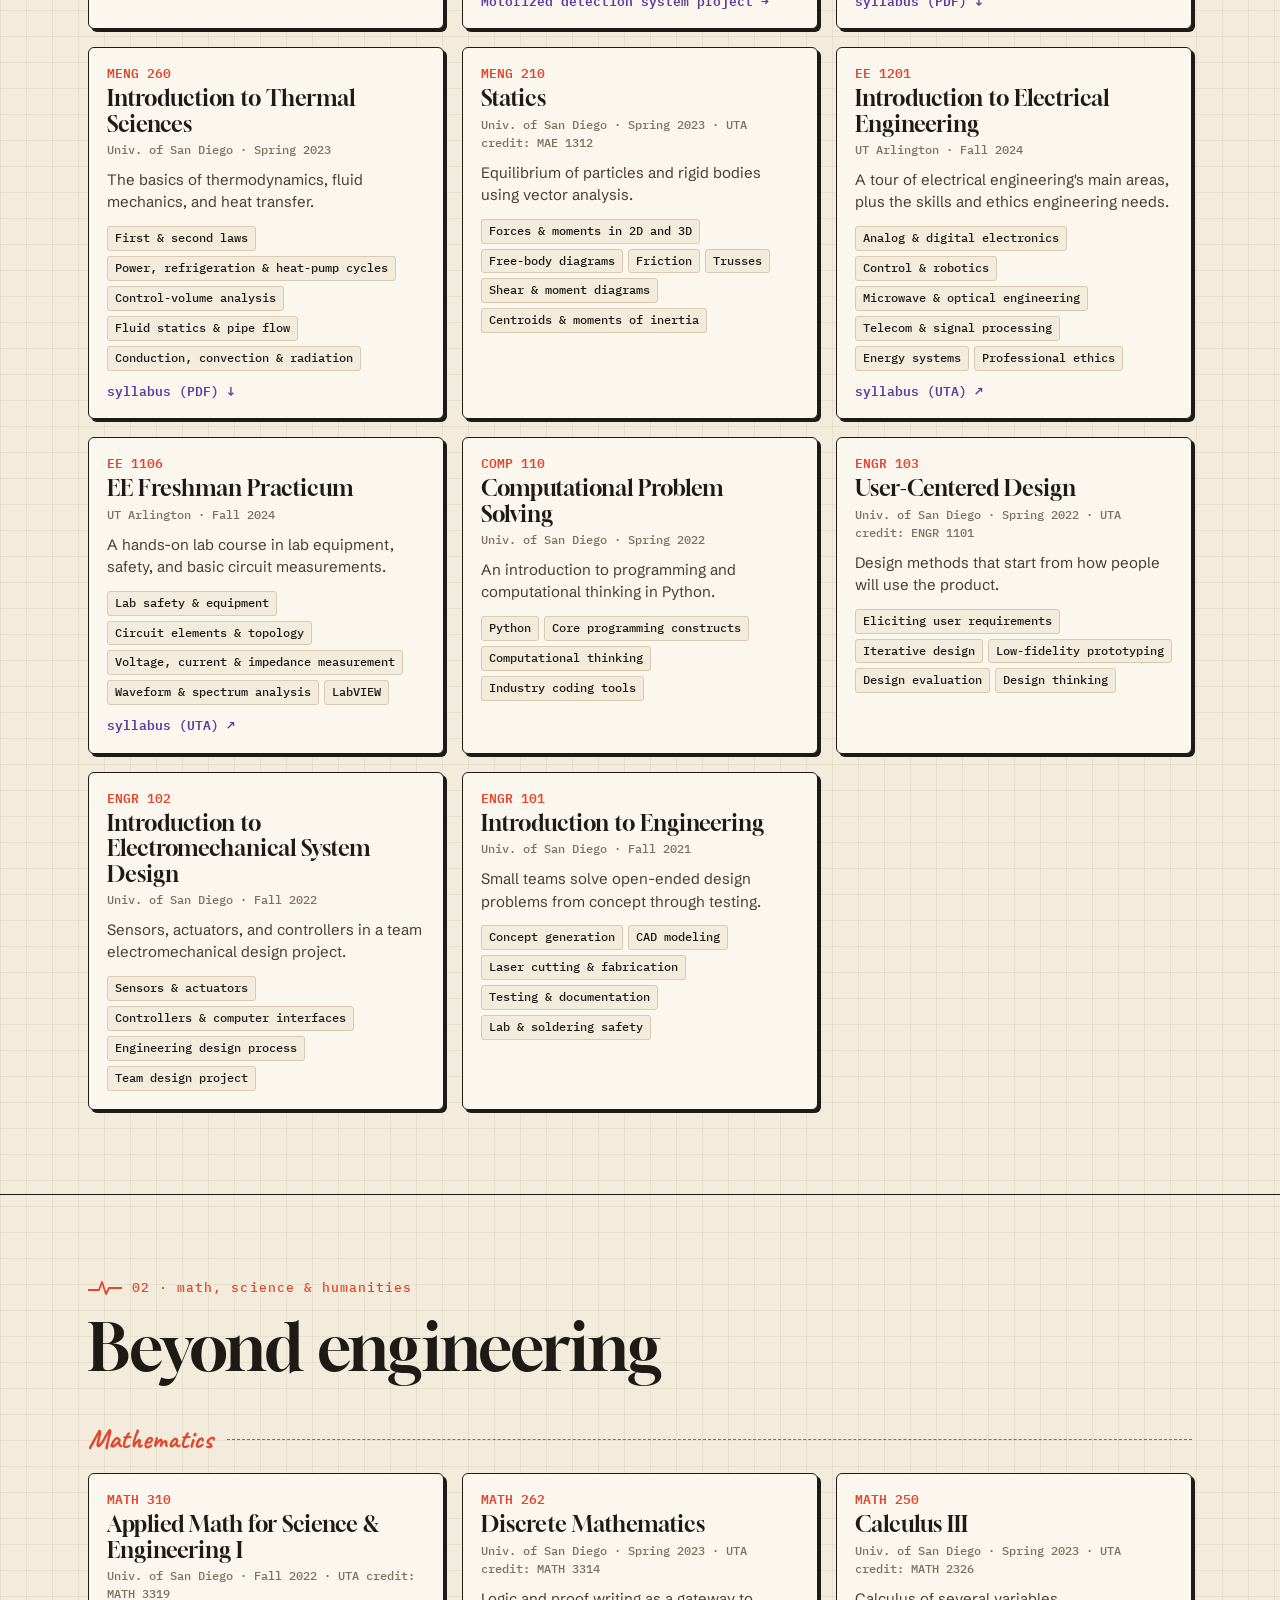
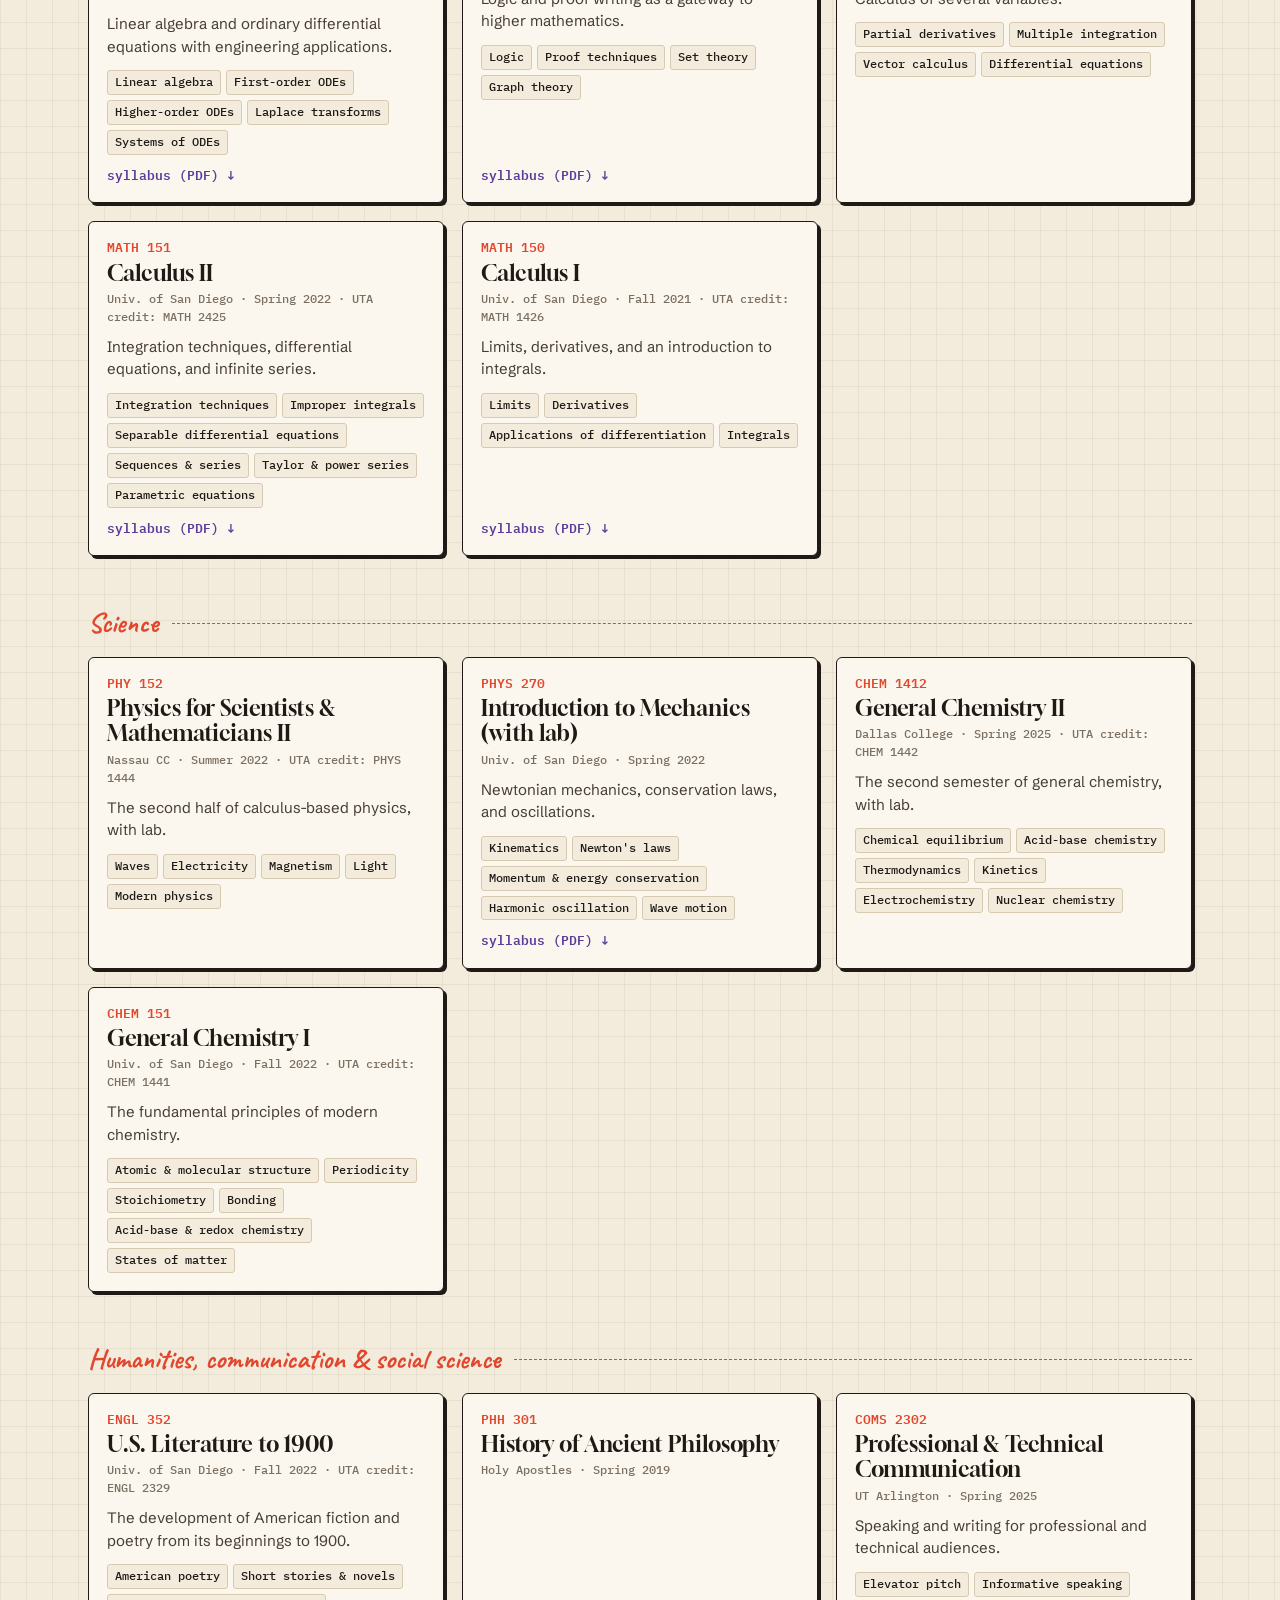
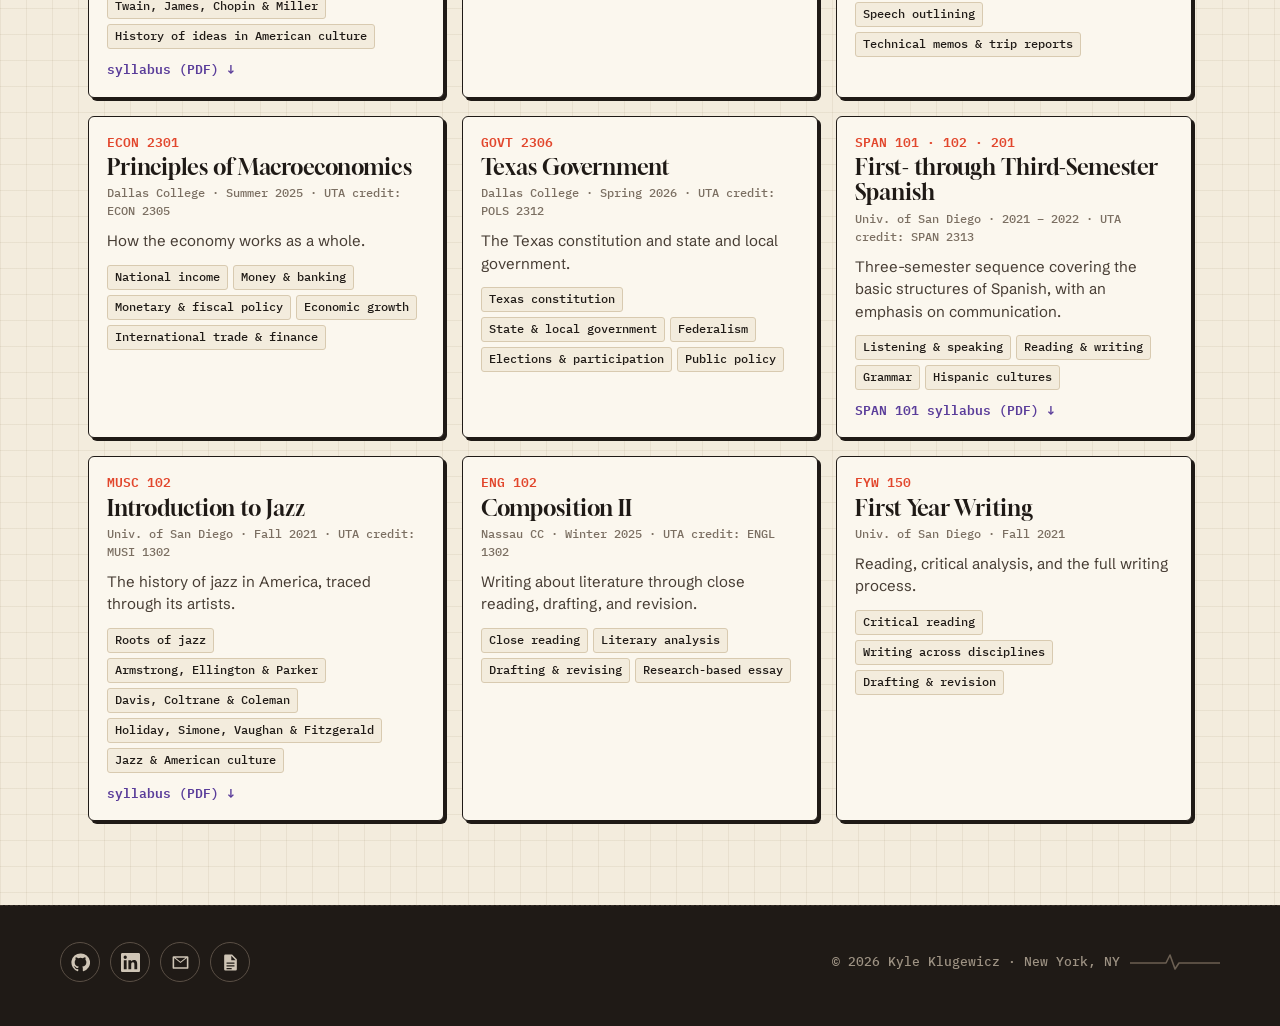
<file: coursework.html>
<!DOCTYPE html>
<html lang="en">
<head>
  <meta charset="UTF-8">
  <meta name="viewport" content="width=device-width, initial-scale=1.0">
  <meta name="theme-color" content="#f3ecdd">
  <title>Coursework · Kyle Klugewicz</title>
  <meta name="description" content="Every course Kyle Klugewicz has taken in electrical engineering, math, science and the humanities, with the topics each one covered.">
  <link rel="icon" href="assets/favicon.svg">
  <link rel="preconnect" href="https://fonts.googleapis.com">
  <link rel="preconnect" href="https://fonts.gstatic.com" crossorigin>
  <link href="https://fonts.googleapis.com/css2?family=Schibsted+Grotesk:ital,wght@0,400;0,500;0,700;1,400&family=Caveat:wght@600;700&family=Gloock&family=IBM+Plex+Mono:wght@500;600&display=swap" rel="stylesheet">
  <link rel="stylesheet" href="style.css">
</head>
<body data-root="" data-page="coursework">
  <div id="site-nav"></div>

  <header class="page-hero no-img">
    <div class="row">
      <p class="crumbs"><a href="index.html">Home</a><span>/</span><a href="index.html#experience">Education</a></p>
      <p class="eyebrow">Academic record</p>
      <h1>Coursework</h1>
      <p class="subtitle">Every course I have taken, from graduate electrical engineering at Columbia and UT Arlington down to my first-year classes at the University of San Diego, with the topics each one covered.</p>
      <ul class="facts">
        <li><strong>UTA GPA</strong>3.73 / 4.0</li>
        <li><strong>B.S. EE</strong>UT Arlington, Magna Cum Laude, 2026</li>
        <li><strong>M.S. EE</strong>Columbia, in progress</li>
        <li><strong>Courses</strong>49</li>
      </ul>
      <p class="course-note">Syllabi are the ones I received in each course; links marked "UTA ↗" open UT Arlington's own public copy.</p>
      <div class="course-filter" role="group" aria-label="Filter by school">
        <button type="button" class="on" data-filter="all">all</button>
        <button type="button" data-filter="columbia">columbia</button>
        <button type="button" data-filter="uta">ut arlington</button>
        <button type="button" data-filter="transfer">transfer credit</button>
      </div>
    </div>
  </header>

<section id="engineering" class="course-section"><div class="row">
<div class="intro"><p class="eyebrow">01 · engineering coursework</p><h2>Engineering</h2></div>
<div class="course-group"><h3>Graduate</h3><ul class="course-grid">
<li class="course" data-school="columbia">
<div class="course-head">
<span class="course-code">ELEN E4810</span>
<span class="course-now">in progress</span>
</div>
<h4>Digital Signal Processing</h4>
<p class="course-meta">Columbia · Fall 2026</p>
<p class="course-desc">Digital filtering in the time and frequency domains, from sampling to filter design.</p>
<ul class="course-topics"><li>Discrete-time signals &amp; systems</li><li>Sampling theory</li><li>Transform analysis</li><li>System structures</li><li>IIR &amp; FIR filter design</li><li>DFT &amp; FFT</li></ul>
</li>
<li class="course" data-school="columbia">
<div class="course-head">
<span class="course-code">ELEN E4312</span>
<span class="course-now">in progress</span>
</div>
<h4>Analog Electronic Circuits</h4>
<p class="course-meta">Columbia · Fall 2026</p>
<p class="course-desc">Transistor-level analog design, built around an extensive design project.</p>
<ul class="course-topics"><li>Differential &amp; multistage amplifiers</li><li>Small-signal analysis</li><li>Biasing</li><li>Frequency response</li><li>Negative feedback &amp; stability</li><li>Frequency compensation</li><li>Analog layout</li></ul>
</li>
<li class="course" data-school="columbia">
<div class="course-head">
<span class="course-code">BMEB W4020</span>
<span class="course-now">in progress</span>
</div>
<h4>Computational Neuroscience: Circuits in the Brain</h4>
<p class="course-meta">Columbia · Fall 2026</p>
<p class="course-desc">The biophysics of computation: how single neurons and small circuits are modeled.</p>
<ul class="course-topics"><li>Biological neuron models</li><li>Hodgkin-Huxley neuron</li><li>Channel conductances &amp; synapses as memristive systems</li><li>Bursting neurons</li><li>Central pattern generators</li><li>Spiking neuron models &amp; I/O equivalence</li></ul>
</li>
<li class="course" data-school="uta">
<div class="course-head">
<span class="course-code">EE 5325</span>
</div>
<h4>Robotics</h4>
<p class="course-meta">UT Arlington · Spring 2026</p>
<p class="course-desc">Kinematics, dynamics, and control of robot manipulators and mobile robots using nonlinear systems techniques.</p>
<ul class="course-topics"><li>Kinematics</li><li>Manipulator dynamics</li><li>Nonlinear robot control</li><li>Simulation of robotic systems</li><li>Path planning</li><li>Workcell coordination</li></ul>
<p class="course-links"><a href="projects/robotics-control.html">Sliding-mode robot control project →</a> <a href="https://oit-ead-canvas-syllabus.s3.amazonaws.com/uta.instructure.com/2026-SPRING/256964-2262-EE-5325-001/2026-SPRING_2262-EE-5325-001.docx" target="_blank" rel="noopener" title="Official syllabus, hosted by UT Arlington">syllabus (UTA) ↗</a></p>
</li>
<li class="course" data-school="uta">
<div class="course-head">
<span class="course-code">EE 5304</span>
</div>
<h4>Cyber-Physical Systems</h4>
<p class="course-meta">UT Arlington · Spring 2026</p>
<p class="course-desc">Model-based and data-driven design of systems that integrate computing, communication, and control.</p>
<ul class="course-topics"><li>Modeling fundamentals</li><li>Computing models</li><li>Uncertainty quantification</li><li>Random variables</li><li>Stochastic processes</li><li>Markov chains</li><li>Queueing systems</li><li>Monte Carlo methods</li></ul>
<p class="course-links"><a href="https://oit-ead-canvas-syllabus.s3.amazonaws.com/uta.instructure.com/2026-SPRING/256917-2262-EE-5304-001/2026-SPRING_2262-EE-5304-001.pdf" target="_blank" rel="noopener" title="Official syllabus, hosted by UT Arlington">syllabus (UTA) ↗</a></p>
</li>
</ul></div>
<div class="course-group"><h3>Senior level</h3><ul class="course-grid">
<li class="course" data-school="uta">
<div class="course-head">
<span class="course-code">EE 4344</span>
</div>
<h4>Introduction to MEMS &amp; Devices</h4>
<p class="course-meta">UT Arlington · Spring 2026</p>
<p class="course-desc">Microelectromechanical devices and systems: how they work and how they are made.</p>
<ul class="course-topics"><li>Microsensors &amp; micromotors</li><li>Mechanical sensors</li><li>Radiation &amp; infrared sensors</li><li>Micromachining techniques</li><li>Thin-film technologies</li></ul>
</li>
<li class="course" data-school="uta">
<div class="course-head">
<span class="course-code">EE 4327</span>
</div>
<h4>Theory &amp; Design of Antennas</h4>
<p class="course-meta">UT Arlington · Spring 2026</p>
<p class="course-desc">Antenna theory with an emphasis on design, simulation, and measurement.</p>
<ul class="course-topics"><li>Wire, aperture &amp; patch antennas</li><li>Impedance matching &amp; baluns</li><li>Bandwidth enhancement &amp; multiband design</li><li>Array design</li><li>Beamsteering, beamforming &amp; MIMO</li></ul>
<p class="course-links"><a href="projects/dual-band-antenna.html">Dual-band patch antenna project →</a> <a href="assets/syllabi/ee-4327.pdf" target="_blank" rel="noopener">syllabus (PDF) ↓</a></p>
</li>
<li class="course" data-school="uta">
<div class="course-head">
<span class="course-code">EE 4314</span>
</div>
<h4>Control Systems</h4>
<p class="course-meta">UT Arlington · Fall 2025</p>
<p class="course-desc">Analysis and design of closed-loop systems, with lab experiments on mechatronic systems.</p>
<ul class="course-topics"><li>Frequency response</li><li>Root locus</li><li>State-variable techniques</li><li>Analog &amp; digital control design</li><li>System modeling &amp; identification</li><li>Mechatronics lab</li></ul>
<p class="course-links"><a href="assets/syllabi/ee-4314.pdf" target="_blank" rel="noopener">syllabus (PDF) ↓</a></p>
</li>
<li class="course" data-school="uta">
<div class="course-head">
<span class="course-code">EE 4240</span>
</div>
<h4>Concepts &amp; Exercises in Engineering Practice</h4>
<p class="course-meta">UT Arlington · Spring 2026</p>
<p class="course-desc">Capstone part I: teams design a solution to a set of requirements and constraints, ready to build.</p>
<ul class="course-topics"><li>Engineering design process</li><li>Engineering standards</li><li>Project management &amp; budgeting</li><li>Design reviews &amp; presentations</li><li>Teamwork &amp; technical writing</li></ul>
<p class="course-links"><a href="projects/battery-cycler.html">Lithium battery cycler capstone →</a> <a href="https://oit-ead-canvas-syllabus.s3.amazonaws.com/uta.instructure.com/2026-SPRING/265549-2262-EE-4240-001/2026-SPRING_2262-EE-4240-001.pdf" target="_blank" rel="noopener" title="Official syllabus, hosted by UT Arlington">syllabus (UTA) ↗</a></p>
</li>
<li class="course" data-school="uta">
<div class="course-head">
<span class="course-code">EE 4149</span>
</div>
<h4>Engineering Design Project</h4>
<p class="course-meta">UT Arlington · Summer 2026</p>
<p class="course-desc">Capstone part II: build, test, and demonstrate the capstone design.</p>
<ul class="course-topics"><li>Prototype construction</li><li>Testing &amp; evaluation</li><li>Engineering standards</li><li>Final demonstration</li><li>Written project report</li></ul>
<p class="course-links"><a href="projects/battery-cycler.html">Lithium battery cycler capstone →</a> <a href="https://oit-ead-canvas-syllabus.s3.amazonaws.com/uta.instructure.com/2026-SUMMER/273293-2265-EE-4149-001/2026-SUMMER_2265-EE-4149-001.pdf" target="_blank" rel="noopener" title="Official syllabus, hosted by UT Arlington">syllabus (UTA) ↗</a></p>
</li>
</ul></div>
<div class="course-group"><h3>Junior level</h3><ul class="course-grid">
<li class="course" data-school="uta">
<div class="course-head">
<span class="course-code">EE 3407</span>
</div>
<h4>Electromagnetics (with lab)</h4>
<p class="course-meta">UT Arlington · Spring 2025</p>
<p class="course-desc">Time-varying fields and waves, from transmission lines to antennas, with a lab using RF and EM tools.</p>
<ul class="course-topics"><li>Maxwell&#x27;s equations</li><li>Transmission lines</li><li>Impedance matching</li><li>Plane-wave propagation &amp; polarization</li><li>Reflection &amp; transmission</li><li>Rectangular waveguides</li><li>Antenna fundamentals &amp; Friis equation</li></ul>
</li>
<li class="course" data-school="uta">
<div class="course-head">
<span class="course-code">EE 3346</span>
</div>
<h4>Circuit Analysis II</h4>
<p class="course-meta">UT Arlington · Fall 2025</p>
<p class="course-desc">Advanced circuit theory: filters, feedback, two-ports, and power networks.</p>
<ul class="course-topics"><li>Active filters &amp; oscillators</li><li>Feedback, poles &amp; zeros</li><li>Op-amp circuits</li><li>Two-port networks</li><li>Coupled inductors &amp; transformers</li><li>Single- &amp; three-phase power</li><li>Power factor correction</li></ul>
<p class="course-links"><a href="assets/syllabi/ee-3346.pdf" target="_blank" rel="noopener">syllabus (PDF) ↓</a></p>
</li>
<li class="course" data-school="uta">
<div class="course-head">
<span class="course-code">EE 3330</span>
</div>
<h4>Probability &amp; Statistical Methods</h4>
<p class="course-meta">UT Arlington · Spring 2025</p>
<p class="course-desc">Probability and statistics applied to measurement error, tolerances, and noise in engineering systems.</p>
<ul class="course-topics"><li>Random variables &amp; moments</li><li>Random signals &amp; noise</li><li>Power spectral density</li><li>Random sampling</li><li>Hypothesis testing</li><li>Regression</li><li>LTI systems with random inputs</li></ul>
</li>
<li class="course" data-school="uta">
<div class="course-head">
<span class="course-code">EE 3318</span>
</div>
<h4>Analog &amp; Digital Signal Processing</h4>
<p class="course-meta">UT Arlington · Fall 2025</p>
<p class="course-desc">Time- and frequency-domain processing of analog and digital signals.</p>
<ul class="course-topics"><li>Modulation</li><li>ADC &amp; DAC</li><li>DTFT, DFT, FFT &amp; z-transform</li><li>FIR &amp; IIR filter design</li><li>MA, AR &amp; ARMA models</li><li>Power spectral density &amp; SNR</li><li>Wiener &amp; matched filters</li></ul>
<p class="course-links"><a href="assets/syllabi/ee-3318.pdf" target="_blank" rel="noopener">syllabus (PDF) ↓</a></p>
</li>
<li class="course" data-school="uta">
<div class="course-head">
<span class="course-code">EE 3316</span>
</div>
<h4>Continuous &amp; Discrete Signals and Systems</h4>
<p class="course-meta">UT Arlington · Spring 2025</p>
<p class="course-desc">Signals and linear systems in the time and frequency domains, with MATLAB examples.</p>
<ul class="course-topics"><li>Convolution</li><li>Fourier series &amp; transforms</li><li>Laplace transforms</li><li>State-space &amp; transfer functions</li><li>Block diagrams &amp; Bode plots</li><li>Stability criteria</li></ul>
<p class="course-links"><a href="https://oit-ead-canvas-syllabus.s3.amazonaws.com/uta.instructure.com/2025-SPRING/220560-2252-EE-3316-001/2025-SPRING_2252-EE-3316-001.pdf" target="_blank" rel="noopener" title="Official syllabus, hosted by UT Arlington">syllabus (UTA) ↗</a></p>
</li>
<li class="course" data-school="uta">
<div class="course-head">
<span class="course-code">EE 3314</span>
</div>
<h4>Fundamentals of Embedded Control Systems</h4>
<p class="course-meta">UT Arlington · Fall 2025</p>
<p class="course-desc">Microcontroller programming and control, built on an STM32 platform.</p>
<ul class="course-topics"><li>Embedded C</li><li>Microcontroller architecture</li><li>GPIO</li><li>USART</li><li>Timers</li><li>Sensor &amp; actuator interfacing</li><li>Embedded control systems</li></ul>
<p class="course-links"><a href="assets/syllabi/ee-3314.pdf" target="_blank" rel="noopener">syllabus (PDF) ↓</a></p>
</li>
<li class="course" data-school="uta">
<div class="course-head">
<span class="course-code">EE 3240</span>
</div>
<h4>Junior Project Laboratory</h4>
<p class="course-meta">UT Arlington · Fall 2025</p>
<p class="course-desc">A semester-long team design project in sensors and analog, digital, or mixed-signal circuits.</p>
<ul class="course-topics"><li>Design process</li><li>Specifications &amp; constraints</li><li>Engineering ethics &amp; IP</li><li>Lab safety</li><li>Module integration</li><li>Technical writing &amp; presentations</li></ul>
<p class="course-links"><a href="projects/eeg-headband.html">Portable EEG headband project →</a> <a href="assets/syllabi/ee-3240.pdf" target="_blank" rel="noopener">syllabus (PDF) ↓</a></p>
</li>
</ul></div>
<div class="course-group"><h3>Foundations</h3><ul class="course-grid">
<li class="course" data-school="uta">
<div class="course-head">
<span class="course-code">EE 2347</span>
</div>
<h4>Mathematical Foundations of EE</h4>
<p class="course-meta">UT Arlington · Fall 2024</p>
<p class="course-desc">Mathematical modeling for electrical engineering, with computation in MATLAB.</p>
<ul class="course-topics"><li>Complex numbers &amp; phasors</li><li>Fourier series</li><li>Fourier transform &amp; convolution</li><li>Analytic functions</li><li>Complex integration &amp; Cauchy&#x27;s theorem</li><li>Taylor &amp; Laurent series</li><li>Residue integration</li></ul>
<p class="course-links"><a href="assets/syllabi/ee-2347.pdf" target="_blank" rel="noopener">syllabus (PDF) ↓</a></p>
</li>
<li class="course" data-school="uta">
<div class="course-head">
<span class="course-code">EE 2341</span>
</div>
<h4>Digital Circuits &amp; Systems</h4>
<p class="course-meta">UT Arlington · Fall 2024</p>
<p class="course-desc">Digital system design with hands-on projects in VHDL and logic simulation.</p>
<ul class="course-topics"><li>Number systems &amp; codes</li><li>Boolean algebra</li><li>Combinational logic</li><li>CMOS logic gates</li><li>Timing hazards</li><li>State machines</li><li>Counters &amp; shift registers</li><li>VHDL &amp; programmable logic</li></ul>
<p class="course-links"><a href="assets/syllabi/ee-2341.pdf" target="_blank" rel="noopener">syllabus (PDF) ↓</a></p>
</li>
<li class="course" data-school="uta">
<div class="course-head">
<span class="course-code">EE 2303</span>
</div>
<h4>Electronics I</h4>
<p class="course-meta">UT Arlington · Fall 2024</p>
<p class="course-desc">Diodes and transistors, and the circuits built from them.</p>
<ul class="course-topics"><li>Diodes</li><li>BJTs</li><li>FETs</li><li>Switches &amp; amplifiers</li><li>Logic circuits</li><li>Operating point &amp; biasing</li><li>Frequency response</li></ul>
</li>
<li class="course" data-school="uta">
<div class="course-head">
<span class="course-code">EE 2302</span>
</div>
<h4>Principles of Active &amp; Passive Devices</h4>
<p class="course-meta">UT Arlington · Fall 2024</p>
<p class="course-desc">Electric and magnetic properties of solid materials, applied to devices.</p>
<ul class="course-topics"><li>Charge carriers</li><li>Drift &amp; diffusion</li><li>Energy band diagrams</li><li>p-n junctions</li><li>Diodes &amp; FETs</li><li>LEDs &amp; semiconductor lasers</li><li>Hall effect</li></ul>
</li>
<li class="course" data-school="uta">
<div class="course-head">
<span class="course-code">EE 2240</span>
</div>
<h4>Sophomore Project Laboratory</h4>
<p class="course-meta">UT Arlington · Spring 2025</p>
<p class="course-desc">A team design project applying EE concepts to a real-world need.</p>
<ul class="course-topics"><li>Project planning &amp; management</li><li>Design &amp; implementation</li><li>Presentation &amp; reporting</li></ul>
<p class="course-links"><a href="projects/detection-system.html">Motorized detection system project →</a></p>
</li>
<li class="course" data-school="transfer">
<div class="course-head">
<span class="course-code">ELEC 201</span>
</div>
<h4>Electrical Circuits (with lab)</h4>
<p class="course-meta">Univ. of San Diego · Spring 2023 · <span title="Transferred to UT Arlington as EE 2440">UTA credit: EE 2440</span></p>
<p class="course-desc">Circuit elements and analysis techniques in the time and frequency domains, with a weekly lab.</p>
<ul class="course-topics"><li>Network theorems</li><li>Mesh &amp; node analysis</li><li>Thévenin equivalents</li><li>Op-amps</li><li>1st- &amp; 2nd-order transients</li><li>Sinusoidal steady state</li><li>AC power</li><li>SPICE simulation</li></ul>
<p class="course-links"><a href="assets/syllabi/elec-201.pdf" target="_blank" rel="noopener">syllabus (PDF) ↓</a></p>
</li>
<li class="course" data-school="transfer">
<div class="course-head">
<span class="course-code">MENG 260</span>
</div>
<h4>Introduction to Thermal Sciences</h4>
<p class="course-meta">Univ. of San Diego · Spring 2023</p>
<p class="course-desc">The basics of thermodynamics, fluid mechanics, and heat transfer.</p>
<ul class="course-topics"><li>First &amp; second laws</li><li>Power, refrigeration &amp; heat-pump cycles</li><li>Control-volume analysis</li><li>Fluid statics &amp; pipe flow</li><li>Conduction, convection &amp; radiation</li></ul>
<p class="course-links"><a href="assets/syllabi/meng-260.pdf" target="_blank" rel="noopener">syllabus (PDF) ↓</a></p>
</li>
<li class="course" data-school="transfer">
<div class="course-head">
<span class="course-code">MENG 210</span>
</div>
<h4>Statics</h4>
<p class="course-meta">Univ. of San Diego · Spring 2023 · <span title="Transferred to UT Arlington as MAE 1312">UTA credit: MAE 1312</span></p>
<p class="course-desc">Equilibrium of particles and rigid bodies using vector analysis.</p>
<ul class="course-topics"><li>Forces &amp; moments in 2D and 3D</li><li>Free-body diagrams</li><li>Friction</li><li>Trusses</li><li>Shear &amp; moment diagrams</li><li>Centroids &amp; moments of inertia</li></ul>
</li>
<li class="course" data-school="uta">
<div class="course-head">
<span class="course-code">EE 1201</span>
</div>
<h4>Introduction to Electrical Engineering</h4>
<p class="course-meta">UT Arlington · Fall 2024</p>
<p class="course-desc">A tour of electrical engineering&#x27;s main areas, plus the skills and ethics engineering needs.</p>
<ul class="course-topics"><li>Analog &amp; digital electronics</li><li>Control &amp; robotics</li><li>Microwave &amp; optical engineering</li><li>Telecom &amp; signal processing</li><li>Energy systems</li><li>Professional ethics</li></ul>
<p class="course-links"><a href="https://oit-ead-canvas-syllabus.s3.amazonaws.com/uta.instructure.com/2024-FALL/198943-2248-EE-1201-001/2024-FALL_2248-EE-1201-001.pdf" target="_blank" rel="noopener" title="Official syllabus, hosted by UT Arlington">syllabus (UTA) ↗</a></p>
</li>
<li class="course" data-school="uta">
<div class="course-head">
<span class="course-code">EE 1106</span>
</div>
<h4>EE Freshman Practicum</h4>
<p class="course-meta">UT Arlington · Fall 2024</p>
<p class="course-desc">A hands-on lab course in lab equipment, safety, and basic circuit measurements.</p>
<ul class="course-topics"><li>Lab safety &amp; equipment</li><li>Circuit elements &amp; topology</li><li>Voltage, current &amp; impedance measurement</li><li>Waveform &amp; spectrum analysis</li><li>LabVIEW</li></ul>
<p class="course-links"><a href="https://oit-ead-canvas-syllabus.s3.amazonaws.com/uta.instructure.com/2024-FALL/207322-2248-EE-1106-101/2024-FALL_2248-EE-1106-101.pdf" target="_blank" rel="noopener" title="Official syllabus, hosted by UT Arlington">syllabus (UTA) ↗</a></p>
</li>
<li class="course" data-school="transfer">
<div class="course-head">
<span class="course-code">COMP 110</span>
</div>
<h4>Computational Problem Solving</h4>
<p class="course-meta">Univ. of San Diego · Spring 2022</p>
<p class="course-desc">An introduction to programming and computational thinking in Python.</p>
<ul class="course-topics"><li>Python</li><li>Core programming constructs</li><li>Computational thinking</li><li>Industry coding tools</li></ul>
</li>
<li class="course" data-school="transfer">
<div class="course-head">
<span class="course-code">ENGR 103</span>
</div>
<h4>User-Centered Design</h4>
<p class="course-meta">Univ. of San Diego · Spring 2022 · <span title="Transferred to UT Arlington as ENGR 1101">UTA credit: ENGR 1101</span></p>
<p class="course-desc">Design methods that start from how people will use the product.</p>
<ul class="course-topics"><li>Eliciting user requirements</li><li>Iterative design</li><li>Low-fidelity prototyping</li><li>Design evaluation</li><li>Design thinking</li></ul>
</li>
<li class="course" data-school="transfer">
<div class="course-head">
<span class="course-code">ENGR 102</span>
</div>
<h4>Introduction to Electromechanical System Design</h4>
<p class="course-meta">Univ. of San Diego · Fall 2022</p>
<p class="course-desc">Sensors, actuators, and controllers in a team electromechanical design project.</p>
<ul class="course-topics"><li>Sensors &amp; actuators</li><li>Controllers &amp; computer interfaces</li><li>Engineering design process</li><li>Team design project</li></ul>
</li>
<li class="course" data-school="transfer">
<div class="course-head">
<span class="course-code">ENGR 101</span>
</div>
<h4>Introduction to Engineering</h4>
<p class="course-meta">Univ. of San Diego · Fall 2021</p>
<p class="course-desc">Small teams solve open-ended design problems from concept through testing.</p>
<ul class="course-topics"><li>Concept generation</li><li>CAD modeling</li><li>Laser cutting &amp; fabrication</li><li>Testing &amp; documentation</li><li>Lab &amp; soldering safety</li></ul>
</li>
</ul></div>
</div></section>

<section id="other" class="course-section"><div class="row">
<div class="intro"><p class="eyebrow">02 · math, science &amp; humanities</p><h2>Beyond engineering</h2></div>
<div class="course-group"><h3>Mathematics</h3><ul class="course-grid">
<li class="course" data-school="transfer">
<div class="course-head">
<span class="course-code">MATH 310</span>
</div>
<h4>Applied Math for Science &amp; Engineering I</h4>
<p class="course-meta">Univ. of San Diego · Fall 2022 · <span title="Transferred to UT Arlington as MATH 3319">UTA credit: MATH 3319</span></p>
<p class="course-desc">Linear algebra and ordinary differential equations with engineering applications.</p>
<ul class="course-topics"><li>Linear algebra</li><li>First-order ODEs</li><li>Higher-order ODEs</li><li>Laplace transforms</li><li>Systems of ODEs</li></ul>
<p class="course-links"><a href="assets/syllabi/math-310.pdf" target="_blank" rel="noopener">syllabus (PDF) ↓</a></p>
</li>
<li class="course" data-school="transfer">
<div class="course-head">
<span class="course-code">MATH 262</span>
</div>
<h4>Discrete Mathematics</h4>
<p class="course-meta">Univ. of San Diego · Spring 2023 · <span title="Transferred to UT Arlington as MATH 3314">UTA credit: MATH 3314</span></p>
<p class="course-desc">Logic and proof writing as a gateway to higher mathematics.</p>
<ul class="course-topics"><li>Logic</li><li>Proof techniques</li><li>Set theory</li><li>Graph theory</li></ul>
<p class="course-links"><a href="assets/syllabi/math-262.pdf" target="_blank" rel="noopener">syllabus (PDF) ↓</a></p>
</li>
<li class="course" data-school="transfer">
<div class="course-head">
<span class="course-code">MATH 250</span>
</div>
<h4>Calculus III</h4>
<p class="course-meta">Univ. of San Diego · Spring 2023 · <span title="Transferred to UT Arlington as MATH 2326">UTA credit: MATH 2326</span></p>
<p class="course-desc">Calculus of several variables.</p>
<ul class="course-topics"><li>Partial derivatives</li><li>Multiple integration</li><li>Vector calculus</li><li>Differential equations</li></ul>
</li>
<li class="course" data-school="transfer">
<div class="course-head">
<span class="course-code">MATH 151</span>
</div>
<h4>Calculus II</h4>
<p class="course-meta">Univ. of San Diego · Spring 2022 · <span title="Transferred to UT Arlington as MATH 2425">UTA credit: MATH 2425</span></p>
<p class="course-desc">Integration techniques, differential equations, and infinite series.</p>
<ul class="course-topics"><li>Integration techniques</li><li>Improper integrals</li><li>Separable differential equations</li><li>Sequences &amp; series</li><li>Taylor &amp; power series</li><li>Parametric equations</li></ul>
<p class="course-links"><a href="assets/syllabi/math-151.pdf" target="_blank" rel="noopener">syllabus (PDF) ↓</a></p>
</li>
<li class="course" data-school="transfer">
<div class="course-head">
<span class="course-code">MATH 150</span>
</div>
<h4>Calculus I</h4>
<p class="course-meta">Univ. of San Diego · Fall 2021 · <span title="Transferred to UT Arlington as MATH 1426">UTA credit: MATH 1426</span></p>
<p class="course-desc">Limits, derivatives, and an introduction to integrals.</p>
<ul class="course-topics"><li>Limits</li><li>Derivatives</li><li>Applications of differentiation</li><li>Integrals</li></ul>
<p class="course-links"><a href="assets/syllabi/math-150.pdf" target="_blank" rel="noopener">syllabus (PDF) ↓</a></p>
</li>
</ul></div>
<div class="course-group"><h3>Science</h3><ul class="course-grid">
<li class="course" data-school="transfer">
<div class="course-head">
<span class="course-code">PHY 152</span>
</div>
<h4>Physics for Scientists &amp; Mathematicians II</h4>
<p class="course-meta">Nassau CC · Summer 2022 · <span title="Transferred to UT Arlington as PHYS 1444">UTA credit: PHYS 1444</span></p>
<p class="course-desc">The second half of calculus-based physics, with lab.</p>
<ul class="course-topics"><li>Waves</li><li>Electricity</li><li>Magnetism</li><li>Light</li><li>Modern physics</li></ul>
</li>
<li class="course" data-school="transfer">
<div class="course-head">
<span class="course-code">PHYS 270</span>
</div>
<h4>Introduction to Mechanics (with lab)</h4>
<p class="course-meta">Univ. of San Diego · Spring 2022</p>
<p class="course-desc">Newtonian mechanics, conservation laws, and oscillations.</p>
<ul class="course-topics"><li>Kinematics</li><li>Newton&#x27;s laws</li><li>Momentum &amp; energy conservation</li><li>Harmonic oscillation</li><li>Wave motion</li></ul>
<p class="course-links"><a href="assets/syllabi/phys-270.pdf" target="_blank" rel="noopener">syllabus (PDF) ↓</a></p>
</li>
<li class="course" data-school="transfer">
<div class="course-head">
<span class="course-code">CHEM 1412</span>
</div>
<h4>General Chemistry II</h4>
<p class="course-meta">Dallas College · Spring 2025 · <span title="Transferred to UT Arlington as CHEM 1442">UTA credit: CHEM 1442</span></p>
<p class="course-desc">The second semester of general chemistry, with lab.</p>
<ul class="course-topics"><li>Chemical equilibrium</li><li>Acid-base chemistry</li><li>Thermodynamics</li><li>Kinetics</li><li>Electrochemistry</li><li>Nuclear chemistry</li></ul>
</li>
<li class="course" data-school="transfer">
<div class="course-head">
<span class="course-code">CHEM 151</span>
</div>
<h4>General Chemistry I</h4>
<p class="course-meta">Univ. of San Diego · Fall 2022 · <span title="Transferred to UT Arlington as CHEM 1441">UTA credit: CHEM 1441</span></p>
<p class="course-desc">The fundamental principles of modern chemistry.</p>
<ul class="course-topics"><li>Atomic &amp; molecular structure</li><li>Periodicity</li><li>Stoichiometry</li><li>Bonding</li><li>Acid-base &amp; redox chemistry</li><li>States of matter</li></ul>
</li>
</ul></div>
<div class="course-group"><h3>Humanities, communication &amp; social science</h3><ul class="course-grid">
<li class="course" data-school="transfer">
<div class="course-head">
<span class="course-code">ENGL 352</span>
</div>
<h4>U.S. Literature to 1900</h4>
<p class="course-meta">Univ. of San Diego · Fall 2022 · <span title="Transferred to UT Arlington as ENGL 2329">UTA credit: ENGL 2329</span></p>
<p class="course-desc">The development of American fiction and poetry from its beginnings to 1900.</p>
<ul class="course-topics"><li>American poetry</li><li>Short stories &amp; novels</li><li>Twain, James, Chopin &amp; Miller</li><li>History of ideas in American culture</li></ul>
<p class="course-links"><a href="assets/syllabi/engl-352.pdf" target="_blank" rel="noopener">syllabus (PDF) ↓</a></p>
</li>
<li class="course" data-school="transfer">
<div class="course-head">
<span class="course-code">PHH 301</span>
</div>
<h4>History of Ancient Philosophy</h4>
<p class="course-meta">Holy Apostles · Spring 2019</p>
</li>
<li class="course" data-school="uta">
<div class="course-head">
<span class="course-code">COMS 2302</span>
</div>
<h4>Professional &amp; Technical Communication</h4>
<p class="course-meta">UT Arlington · Spring 2025</p>
<p class="course-desc">Speaking and writing for professional and technical audiences.</p>
<ul class="course-topics"><li>Elevator pitch</li><li>Informative speaking</li><li>Speech outlining</li><li>Technical memos &amp; trip reports</li></ul>
</li>
<li class="course" data-school="transfer">
<div class="course-head">
<span class="course-code">ECON 2301</span>
</div>
<h4>Principles of Macroeconomics</h4>
<p class="course-meta">Dallas College · Summer 2025 · <span title="Transferred to UT Arlington as ECON 2305">UTA credit: ECON 2305</span></p>
<p class="course-desc">How the economy works as a whole.</p>
<ul class="course-topics"><li>National income</li><li>Money &amp; banking</li><li>Monetary &amp; fiscal policy</li><li>Economic growth</li><li>International trade &amp; finance</li></ul>
</li>
<li class="course" data-school="transfer">
<div class="course-head">
<span class="course-code">GOVT 2306</span>
</div>
<h4>Texas Government</h4>
<p class="course-meta">Dallas College · Spring 2026 · <span title="Transferred to UT Arlington as POLS 2312">UTA credit: POLS 2312</span></p>
<p class="course-desc">The Texas constitution and state and local government.</p>
<ul class="course-topics"><li>Texas constitution</li><li>State &amp; local government</li><li>Federalism</li><li>Elections &amp; participation</li><li>Public policy</li></ul>
</li>
<li class="course" data-school="transfer">
<div class="course-head">
<span class="course-code">SPAN 101 · 102 · 201</span>
</div>
<h4>First- through Third-Semester Spanish</h4>
<p class="course-meta">Univ. of San Diego · 2021 – 2022 · <span title="Transferred to UT Arlington as SPAN 2313">UTA credit: SPAN 2313</span></p>
<p class="course-desc">Three-semester sequence covering the basic structures of Spanish, with an emphasis on communication.</p>
<ul class="course-topics"><li>Listening &amp; speaking</li><li>Reading &amp; writing</li><li>Grammar</li><li>Hispanic cultures</li></ul>
<p class="course-links"><a href="assets/syllabi/span-101.pdf" target="_blank" rel="noopener">SPAN 101 syllabus (PDF) ↓</a></p>
</li>
<li class="course" data-school="transfer">
<div class="course-head">
<span class="course-code">MUSC 102</span>
</div>
<h4>Introduction to Jazz</h4>
<p class="course-meta">Univ. of San Diego · Fall 2021 · <span title="Transferred to UT Arlington as MUSI 1302">UTA credit: MUSI 1302</span></p>
<p class="course-desc">The history of jazz in America, traced through its artists.</p>
<ul class="course-topics"><li>Roots of jazz</li><li>Armstrong, Ellington &amp; Parker</li><li>Davis, Coltrane &amp; Coleman</li><li>Holiday, Simone, Vaughan &amp; Fitzgerald</li><li>Jazz &amp; American culture</li></ul>
<p class="course-links"><a href="assets/syllabi/musc-102.pdf" target="_blank" rel="noopener">syllabus (PDF) ↓</a></p>
</li>
<li class="course" data-school="transfer">
<div class="course-head">
<span class="course-code">ENG 102</span>
</div>
<h4>Composition II</h4>
<p class="course-meta">Nassau CC · Winter 2025 · <span title="Transferred to UT Arlington as ENGL 1302">UTA credit: ENGL 1302</span></p>
<p class="course-desc">Writing about literature through close reading, drafting, and revision.</p>
<ul class="course-topics"><li>Close reading</li><li>Literary analysis</li><li>Drafting &amp; revising</li><li>Research-based essay</li></ul>
</li>
<li class="course" data-school="transfer">
<div class="course-head">
<span class="course-code">FYW 150</span>
</div>
<h4>First Year Writing</h4>
<p class="course-meta">Univ. of San Diego · Fall 2021</p>
<p class="course-desc">Reading, critical analysis, and the full writing process.</p>
<ul class="course-topics"><li>Critical reading</li><li>Writing across disciplines</li><li>Drafting &amp; revision</li></ul>
</li>
</ul></div>
</div></section>

  <div id="site-footer"></div>
  <script src="site.js"></script>
  <script>
    // School filter: hide cards (and empty groups) that don't match.
    document.querySelectorAll(".course-filter button").forEach(btn => btn.addEventListener("click", () => {
      const f = btn.dataset.filter;
      document.querySelectorAll(".course-filter button").forEach(b => b.classList.toggle("on", b === btn));
      document.querySelectorAll(".course").forEach(el => el.hidden = f !== "all" && el.dataset.school !== f);
      document.querySelectorAll(".course-group, .course-section").forEach(g =>
        g.hidden = !g.querySelector(".course:not([hidden])"));
    }));
  </script>
</body>
</html>
</file>
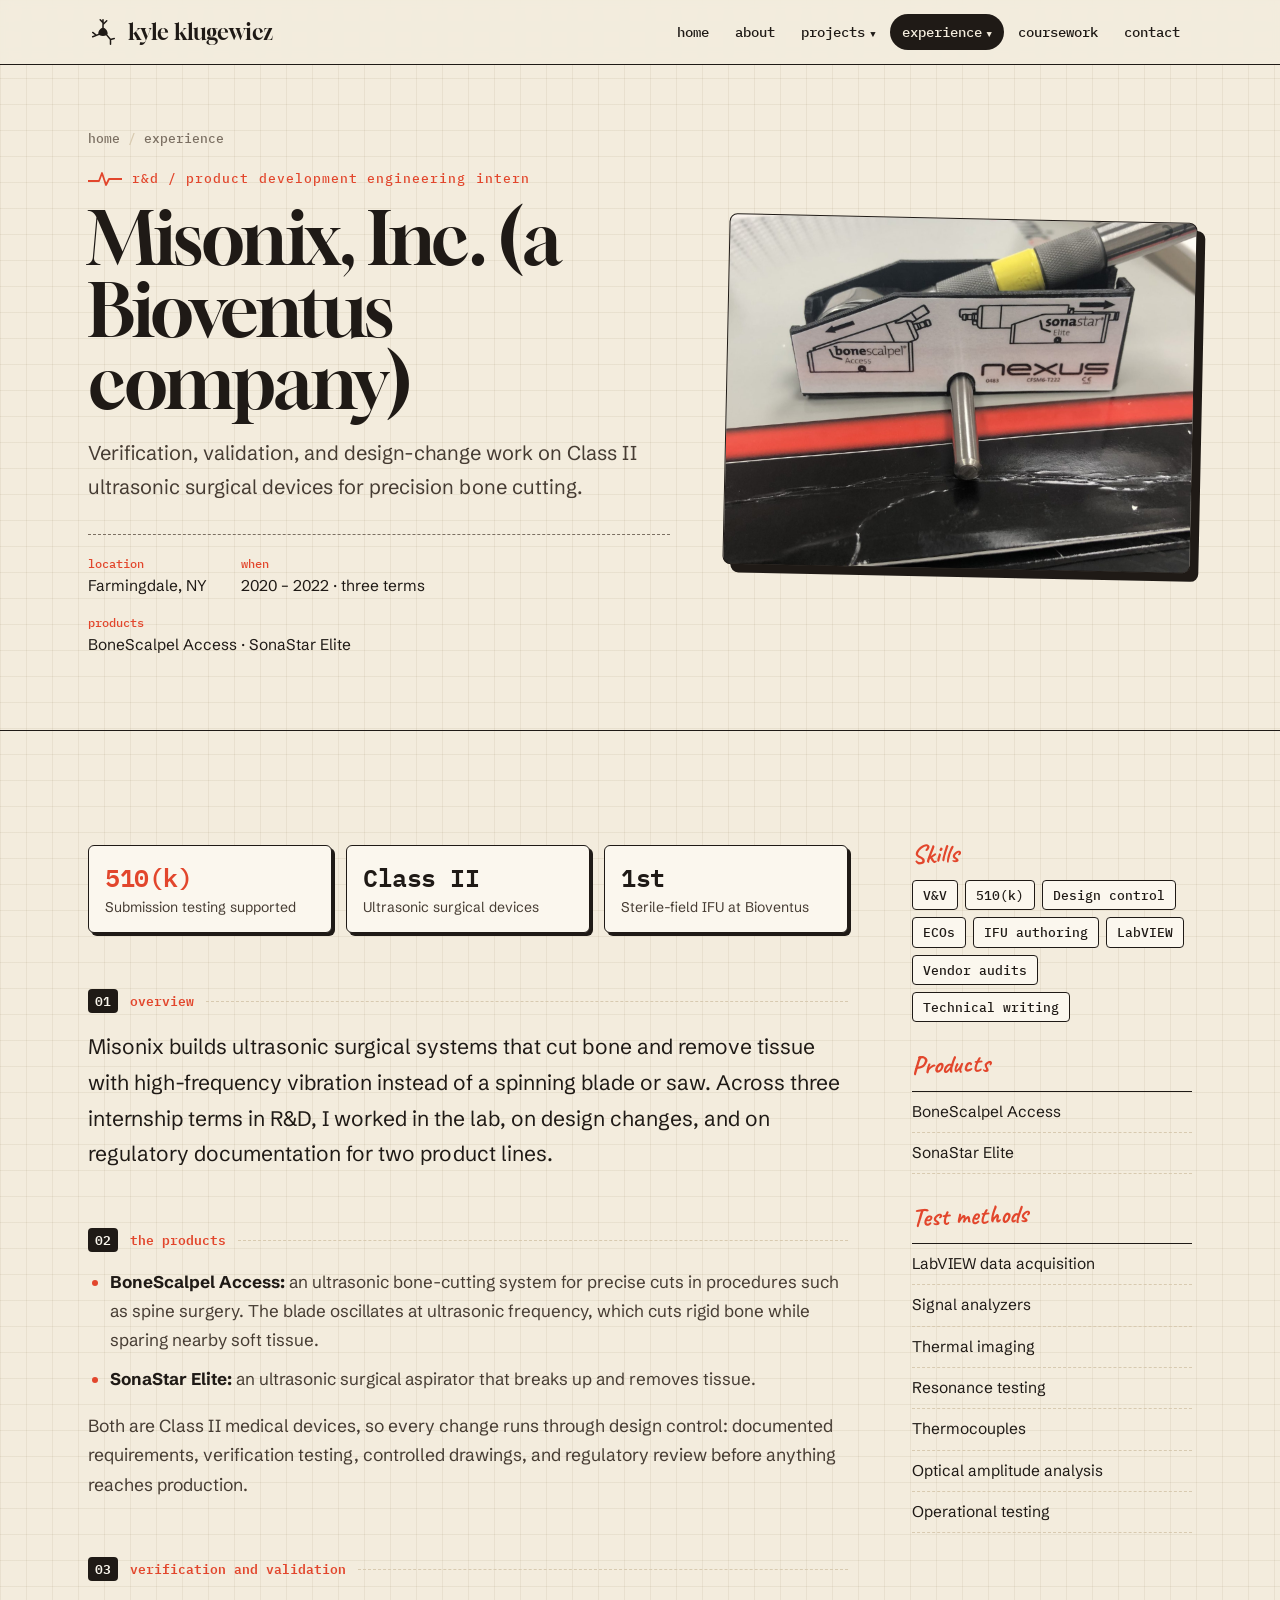
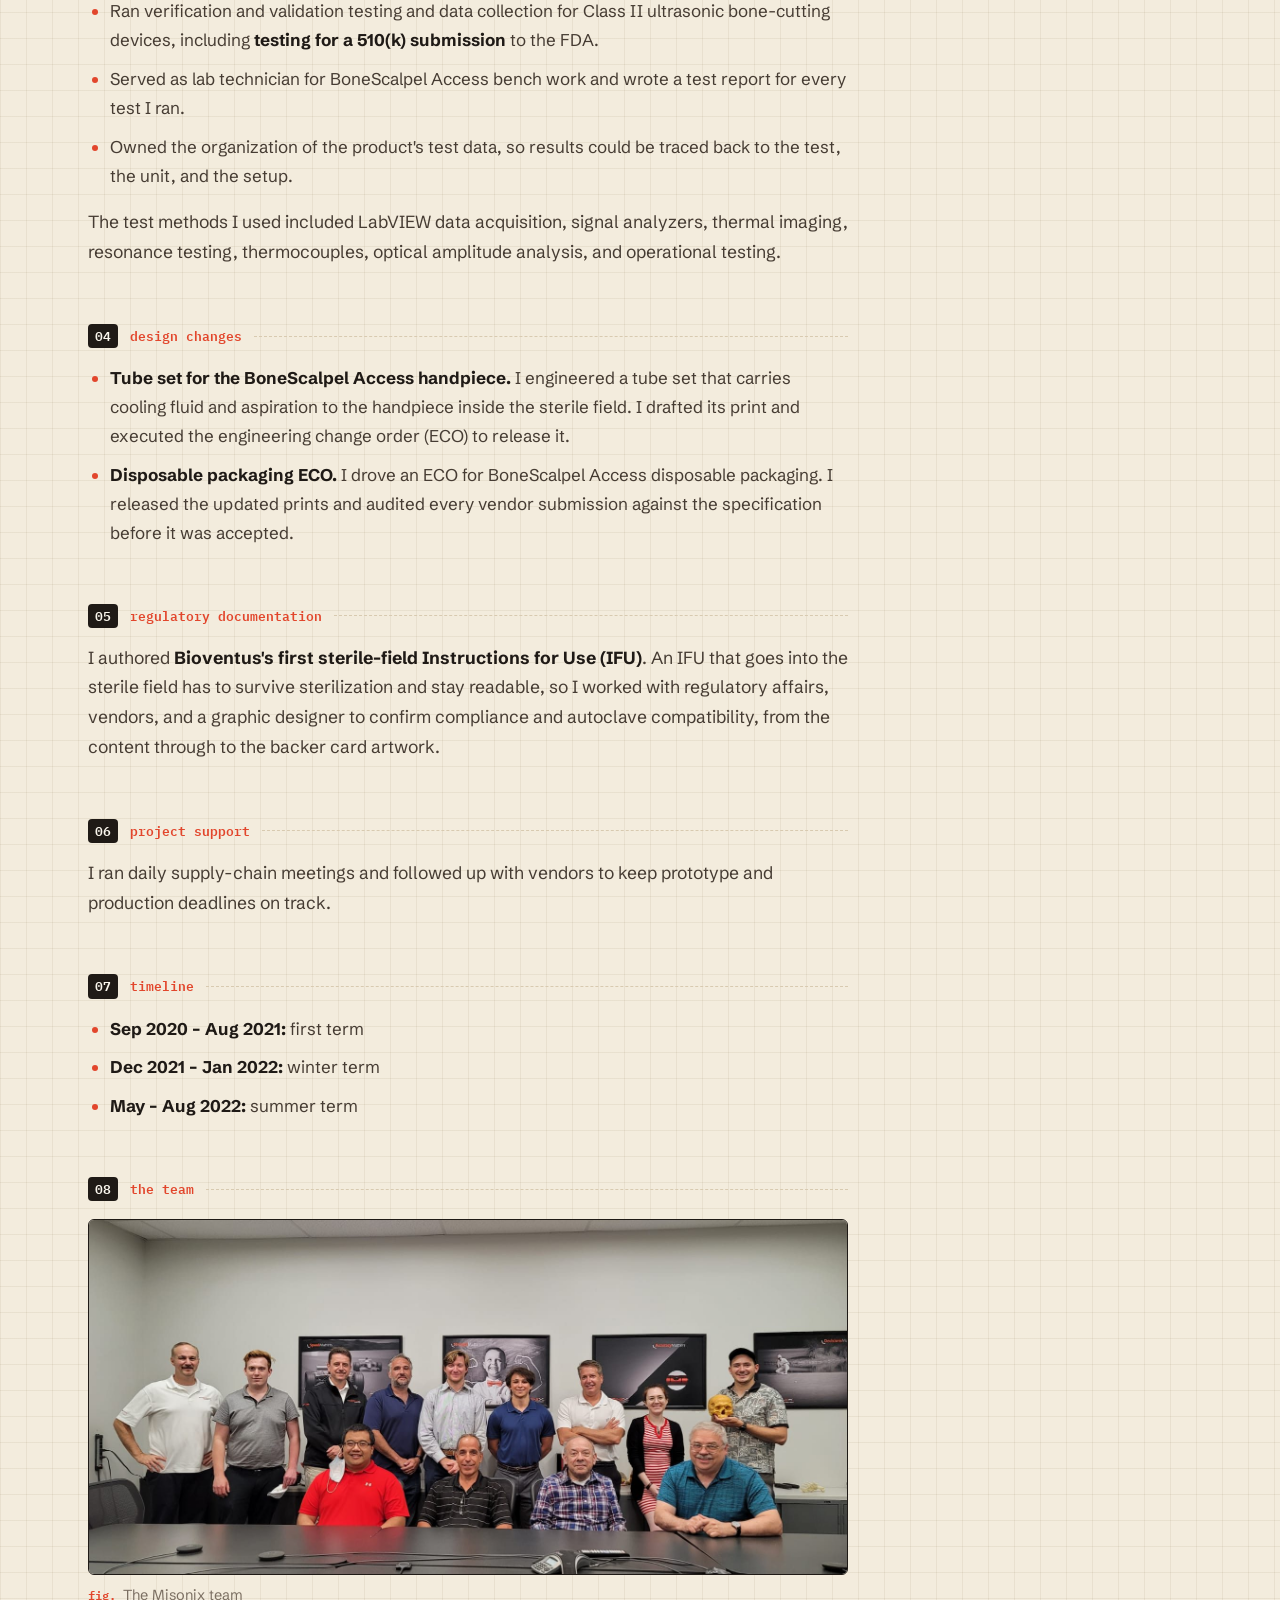
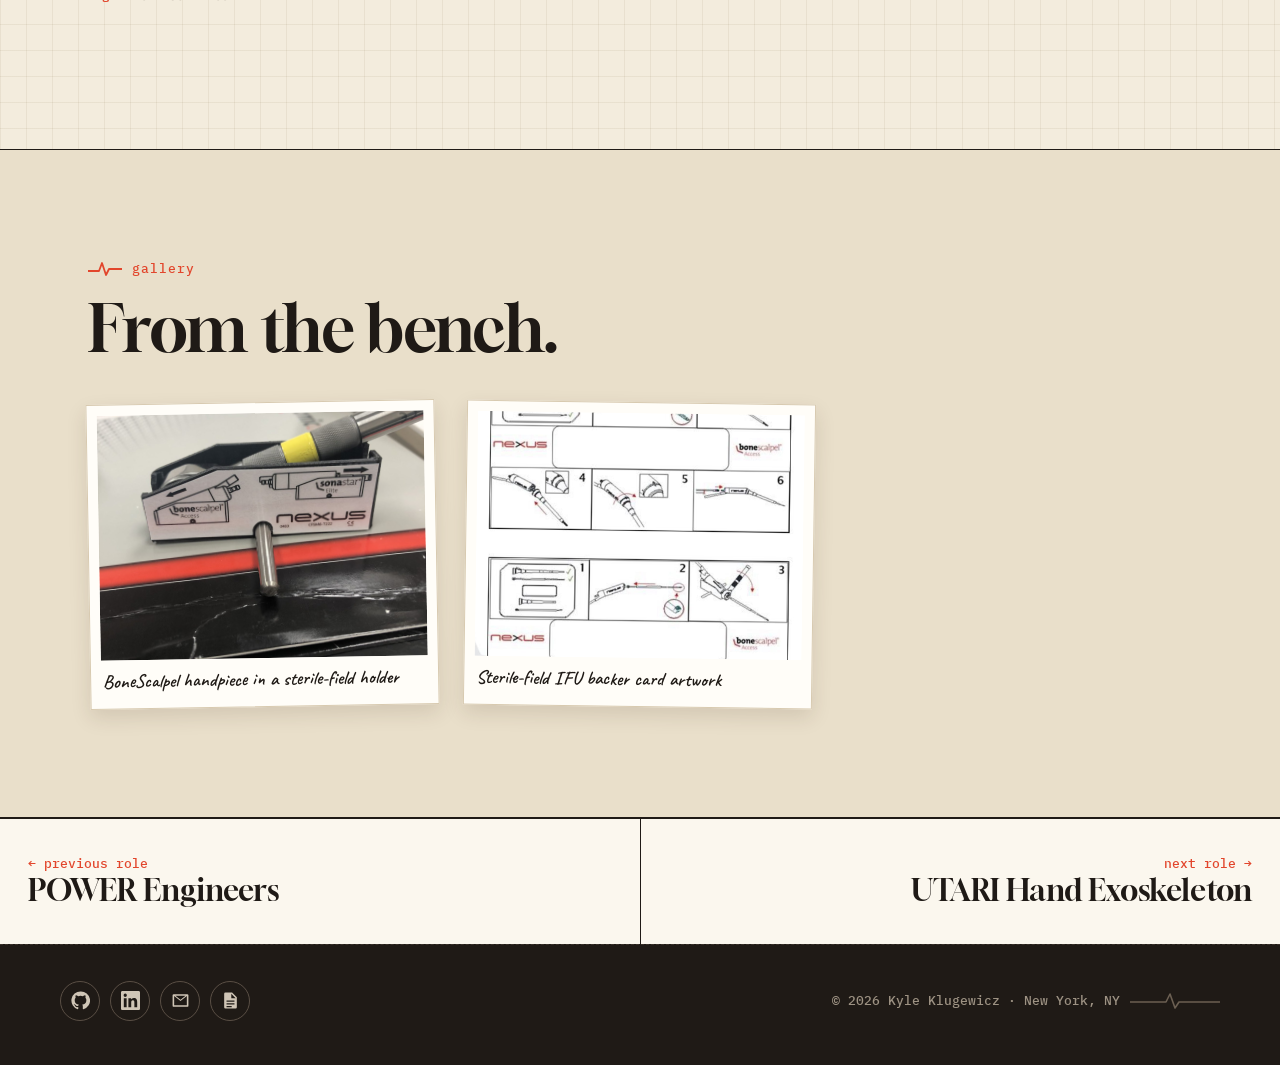
<file: experience/misonix.html>
<!DOCTYPE html>
<html lang="en">
<head>
  <meta charset="UTF-8">
  <meta name="viewport" content="width=device-width, initial-scale=1.0">
  <meta name="theme-color" content="#f3ecdd">
  <title>Misonix, Inc. (a Bioventus company) · Kyle Klugewicz</title>
  <meta name="description" content="Verification, validation, and design-change work on Class II ultrasonic surgical devices for precision bone cutting.">
  <link rel="icon" href="../assets/favicon.svg">
  <link rel="preconnect" href="https://fonts.googleapis.com">
  <link rel="preconnect" href="https://fonts.gstatic.com" crossorigin>
  <link href="https://fonts.googleapis.com/css2?family=Schibsted+Grotesk:ital,wght@0,400;0,500;0,700;1,400&family=Caveat:wght@600;700&family=Gloock&family=IBM+Plex+Mono:wght@500;600&display=swap" rel="stylesheet">
  <link rel="stylesheet" href="../style.css">
</head>
<body data-root="../" data-page="misonix">
  <div id="site-nav"></div>

  <header class="page-hero" style="--hero-img:url(../assets/img/misonix-device.jpg)">
    <div class="row">
      <p class="crumbs"><a href="../index.html">Home</a><span>/</span><a href="../index.html#experience">Experience</a></p>
      <p class="eyebrow">R&D / Product Development Engineering Intern</p>
      <h1>Misonix, Inc. (a Bioventus company)</h1>
      <p class="subtitle">Verification, validation, and design-change work on Class II ultrasonic surgical devices for precision bone cutting.</p>
      <ul class="facts"><li><strong>Location</strong>Farmingdale, NY</li><li><strong>When</strong>2020 – 2022 · three terms</li><li><strong>Products</strong>BoneScalpel Access · SonaStar Elite</li></ul>
    </div>
  </header>

  <section>
    <div class="row detail-body">
      <article class="prose">
        <ul class="metrics"><li><span class="num">510(k)</span><span class="lbl">Submission testing supported</span></li><li><span class="num">Class II</span><span class="lbl">Ultrasonic surgical devices</span></li><li><span class="num">1st</span><span class="lbl">Sterile-field IFU at Bioventus</span></li></ul>

        <h2>Overview</h2>
        <p class="lead">Misonix builds ultrasonic surgical systems that cut bone and remove tissue with high-frequency
        vibration instead of a spinning blade or saw. Across three internship terms in R&amp;D, I worked in the lab, on
        design changes, and on regulatory documentation for two product lines.</p>

        <h2>The products</h2>
        <ul>
          <li><strong>BoneScalpel Access:</strong> an ultrasonic bone-cutting system for precise cuts in procedures such as spine surgery. The blade oscillates at ultrasonic frequency, which cuts rigid bone while sparing nearby soft tissue.</li>
          <li><strong>SonaStar Elite:</strong> an ultrasonic surgical aspirator that breaks up and removes tissue.</li>
        </ul>
        <p>Both are Class II medical devices, so every change runs through design control: documented requirements,
        verification testing, controlled drawings, and regulatory review before anything reaches production.</p>

        <h2>Verification and validation</h2>
        <ul>
          <li>Ran verification and validation testing and data collection for Class II ultrasonic bone-cutting devices, including <strong>testing for a 510(k) submission</strong> to the FDA.</li>
          <li>Served as lab technician for BoneScalpel Access bench work and wrote a test report for every test I ran.</li>
          <li>Owned the organization of the product's test data, so results could be traced back to the test, the unit, and the setup.</li>
        </ul>
        <p>The test methods I used included LabVIEW data acquisition, signal analyzers, thermal imaging, resonance testing,
        thermocouples, optical amplitude analysis, and operational testing.</p>

        <h2>Design changes</h2>
        <ul>
          <li><strong>Tube set for the BoneScalpel Access handpiece.</strong> I engineered a tube set that carries cooling fluid and aspiration to the handpiece inside the sterile field. I drafted its print and executed the engineering change order (ECO) to release it.</li>
          <li><strong>Disposable packaging ECO.</strong> I drove an ECO for BoneScalpel Access disposable packaging. I released the updated prints and audited every vendor submission against the specification before it was accepted.</li>
        </ul>

        <h2>Regulatory documentation</h2>
        <p>I authored <strong>Bioventus's first sterile-field Instructions for Use (IFU)</strong>. An IFU that goes into the
        sterile field has to survive sterilization and stay readable, so I worked with regulatory affairs, vendors, and a
        graphic designer to confirm compliance and autoclave compatibility, from the content through to the backer card
        artwork.</p>

        <h2>Project support</h2>
        <p>I ran daily supply-chain meetings and followed up with vendors to keep prototype and production deadlines on
        track.</p>

        <h2>Timeline</h2>
        <ul>
          <li><strong>Sep 2020 – Aug 2021:</strong> first term</li>
          <li><strong>Dec 2021 – Jan 2022:</strong> winter term</li>
          <li><strong>May – Aug 2022:</strong> summer term</li>
        </ul>

        <h2>The team</h2>
        <figure class="fig">
          <a class="zoom" href="../assets/img/misonix-team.jpg"><img src="../assets/img/misonix-team.jpg" alt="Misonix team photo in a conference room" loading="lazy"></a>
          <figcaption>The Misonix team</figcaption>
        </figure>
      </article>
      <aside class="aside">
        <div class="aside-block"><h4>Skills</h4><ul class="chips light-chips"><li>V&amp;V</li><li>510(k)</li><li>Design control</li><li>ECOs</li><li>IFU authoring</li><li>LabVIEW</li><li>Vendor audits</li><li>Technical writing</li></ul></div>
        <div class="aside-block"><h4>Products</h4><ul class="plain"><li>BoneScalpel Access</li><li>SonaStar Elite</li></ul></div>
        <div class="aside-block"><h4>Test methods</h4><ul class="plain"><li>LabVIEW data acquisition</li><li>Signal analyzers</li><li>Thermal imaging</li><li>Resonance testing</li><li>Thermocouples</li><li>Optical amplitude analysis</li><li>Operational testing</li></ul></div>
      </aside>
    </div>
  </section>

  <section class="gray">
    <div class="row">
      <div class="intro" style="margin-bottom:36px"><p class="eyebrow">Gallery</p><h2>From the bench.</h2></div>
      <div class="gallery"><figure><a href="../assets/img/misonix-device.jpg"><img src="../assets/img/misonix-device.jpg" alt="BoneScalpel handpiece in a sterile-field holder" loading="lazy"></a><figcaption>BoneScalpel handpiece in a sterile-field holder</figcaption></figure><figure><a href="../assets/img/misonix-ifu.jpg"><img src="../assets/img/misonix-ifu.jpg" alt="Sterile-field IFU backer card artwork" loading="lazy"></a><figcaption>Sterile-field IFU backer card artwork</figcaption></figure></div>
    </div>
  </section>
  <div id="pager"></div>
  <div id="site-footer"></div>
  <script src="../site.js"></script>
</body>
</html>
</file>
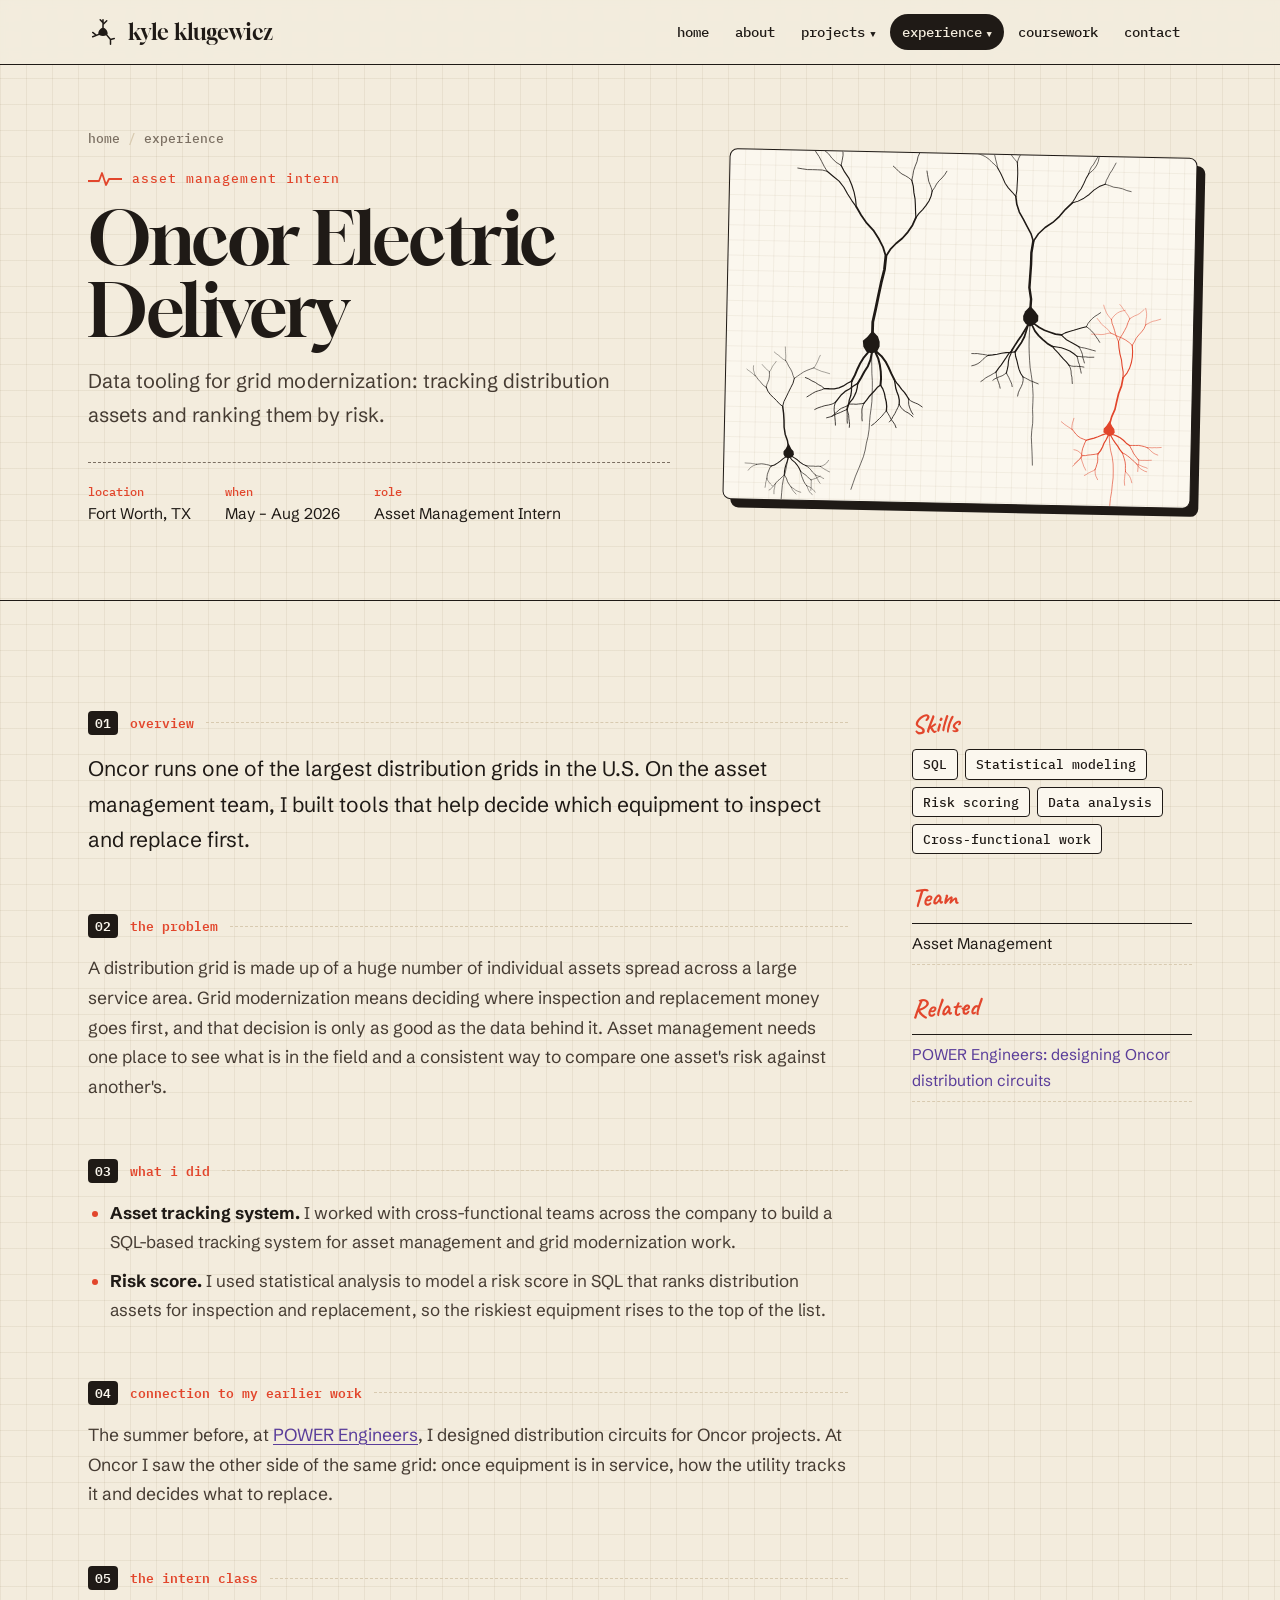
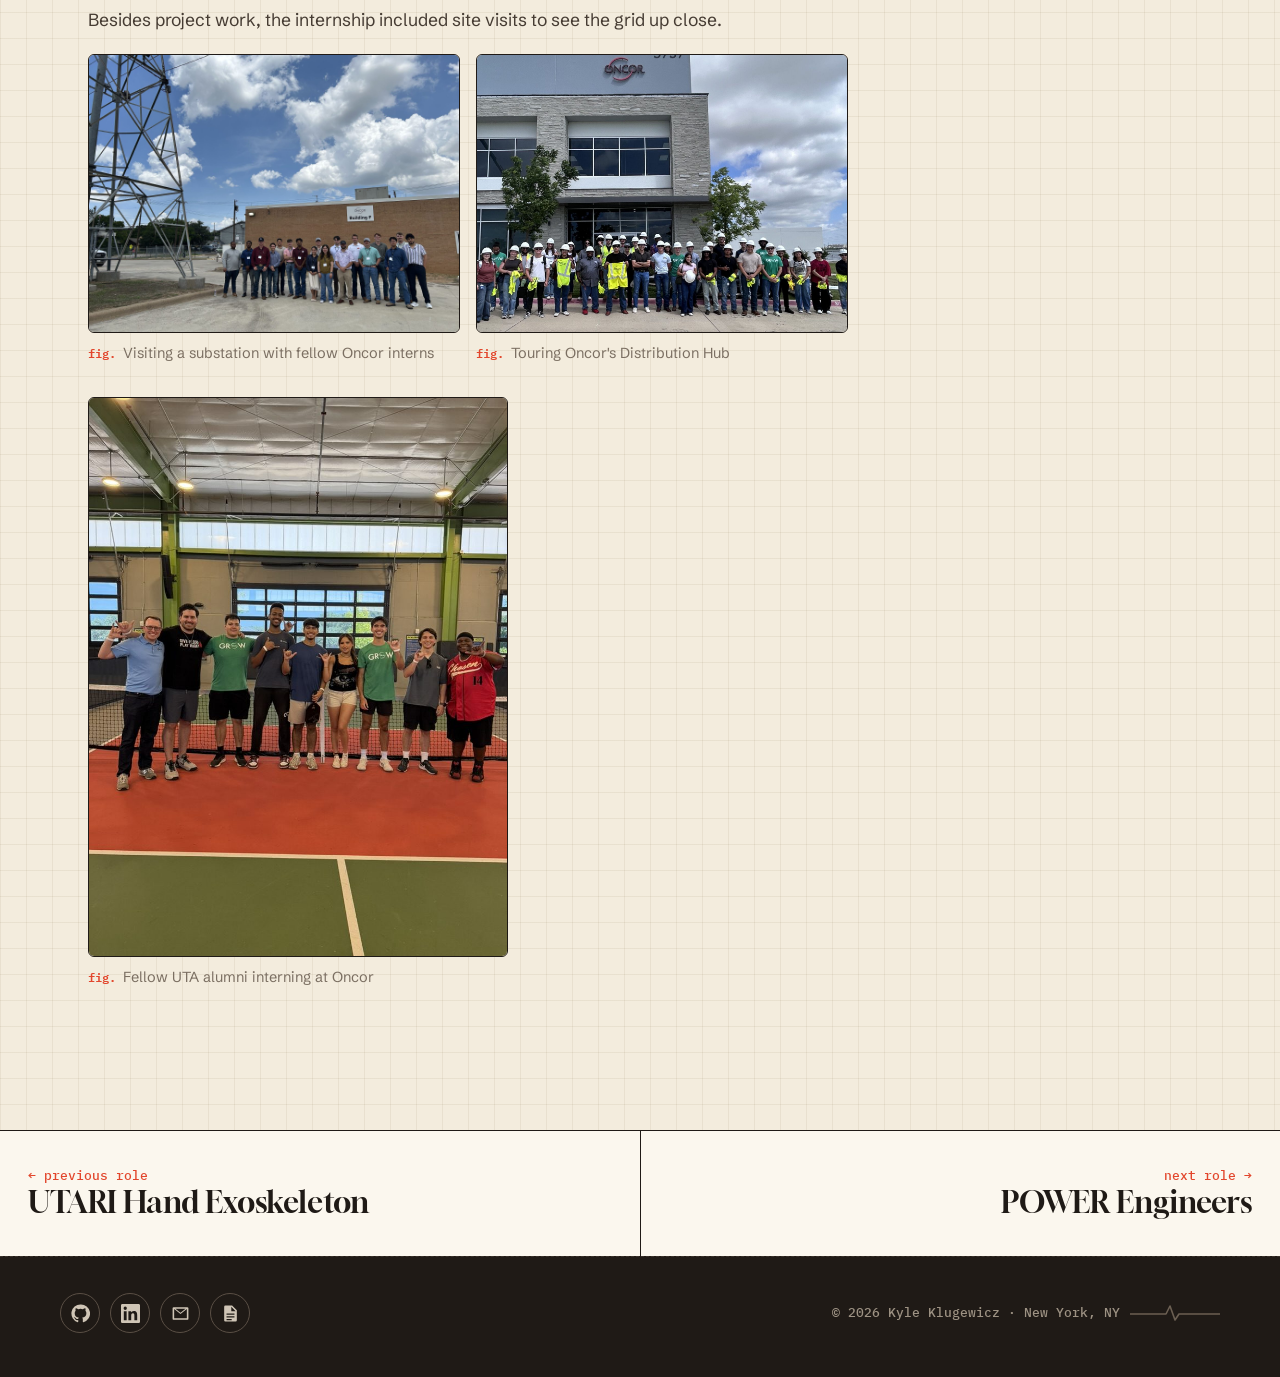
<file: experience/oncor.html>
<!DOCTYPE html>
<html lang="en">
<head>
  <meta charset="UTF-8">
  <meta name="viewport" content="width=device-width, initial-scale=1.0">
  <meta name="theme-color" content="#f3ecdd">
  <title>Oncor Electric Delivery · Kyle Klugewicz</title>
  <meta name="description" content="Data tooling for grid modernization: tracking distribution assets and ranking them by risk.">
  <link rel="icon" href="../assets/favicon.svg">
  <link rel="preconnect" href="https://fonts.googleapis.com">
  <link rel="preconnect" href="https://fonts.gstatic.com" crossorigin>
  <link href="https://fonts.googleapis.com/css2?family=Schibsted+Grotesk:ital,wght@0,400;0,500;0,700;1,400&family=Caveat:wght@600;700&family=Gloock&family=IBM+Plex+Mono:wght@500;600&display=swap" rel="stylesheet">
  <link rel="stylesheet" href="../style.css">
</head>
<body data-root="../" data-page="oncor">
  <div id="site-nav"></div>

  <header class="page-hero">
    <div class="row">
      <p class="crumbs"><a href="../index.html">Home</a><span>/</span><a href="../index.html#experience">Experience</a></p>
      <p class="eyebrow">Asset Management Intern</p>
      <h1>Oncor Electric Delivery</h1>
      <p class="subtitle">Data tooling for grid modernization: tracking distribution assets and ranking them by risk.</p>
      <ul class="facts"><li><strong>Location</strong>Fort Worth, TX</li><li><strong>When</strong>May – Aug 2026</li><li><strong>Role</strong>Asset Management Intern</li></ul>
    </div>
  </header>

  <section>
    <div class="row detail-body">
      <article class="prose">
        <h2>Overview</h2>
        <p class="lead">Oncor runs one of the largest distribution grids in the U.S. On the asset management team, I built
        tools that help decide which equipment to inspect and replace first.</p>

        <h2>The problem</h2>
        <p>A distribution grid is made up of a huge number of individual assets spread across a large service area. Grid
        modernization means deciding where inspection and replacement money goes first, and that decision is only as good
        as the data behind it. Asset management needs one place to see what is in the field and a consistent way to
        compare one asset's risk against another's.</p>

        <h2>What I did</h2>
        <ul>
          <li><strong>Asset tracking system.</strong> I worked with cross-functional teams across the company to build a SQL-based tracking system for asset management and grid modernization work.</li>
          <li><strong>Risk score.</strong> I used statistical analysis to model a risk score in SQL that ranks distribution assets for inspection and replacement, so the riskiest equipment rises to the top of the list.</li>
        </ul>

        <h2>Connection to my earlier work</h2>
        <p>The summer before, at <a href="power-engineers.html">POWER Engineers</a>, I designed distribution circuits for
        Oncor projects. At Oncor I saw the other side of the same grid: once equipment is in service, how the utility
        tracks it and decides what to replace.</p>

        <h2>The intern class</h2>
        <p>Besides project work, the internship included site visits to see the grid up close.</p>
        <div class="fig-row" style="--cols:2; --ratio:4/3">
          <figure class="fig"><a class="zoom" href="../assets/img/oncor-substation.jpg"><img src="../assets/img/oncor-substation.jpg" alt="Kyle and fellow Oncor interns standing outside Oncor Building F next to a lattice transmission tower during a substation visit" loading="lazy"></a><figcaption>Visiting a substation with fellow Oncor interns</figcaption></figure>
          <figure class="fig"><a class="zoom" href="../assets/img/oncor-distribution-hub.jpg"><img src="../assets/img/oncor-distribution-hub.jpg" alt="Kyle and fellow Oncor interns in hard hats and safety vests outside Oncor's Distribution Hub" loading="lazy"></a><figcaption>Touring Oncor's Distribution Hub</figcaption></figure>
        </div>
        <figure class="fig" style="max-width:420px">
          <a class="zoom" href="../assets/img/oncor-uta-alumni.jpg"><img src="../assets/img/oncor-uta-alumni.jpg" alt="Kyle and fellow UTA alumni interning at Oncor on an indoor pickleball court" loading="lazy"></a>
          <figcaption>Fellow UTA alumni interning at Oncor</figcaption>
        </figure>
      </article>
      <aside class="aside">
        <div class="aside-block"><h4>Skills</h4><ul class="chips light-chips"><li>SQL</li><li>Statistical modeling</li><li>Risk scoring</li><li>Data analysis</li><li>Cross-functional work</li></ul></div>
        <div class="aside-block"><h4>Team</h4><ul class="plain"><li>Asset Management</li></ul></div>
        <div class="aside-block"><h4>Related</h4><ul class="plain"><li><a href="power-engineers.html">POWER Engineers: designing Oncor distribution circuits</a></li></ul></div>
      </aside>
    </div>
  </section>

  <div id="pager"></div>
  <div id="site-footer"></div>
  <script src="../site.js"></script>
</body>
</html>
</file>
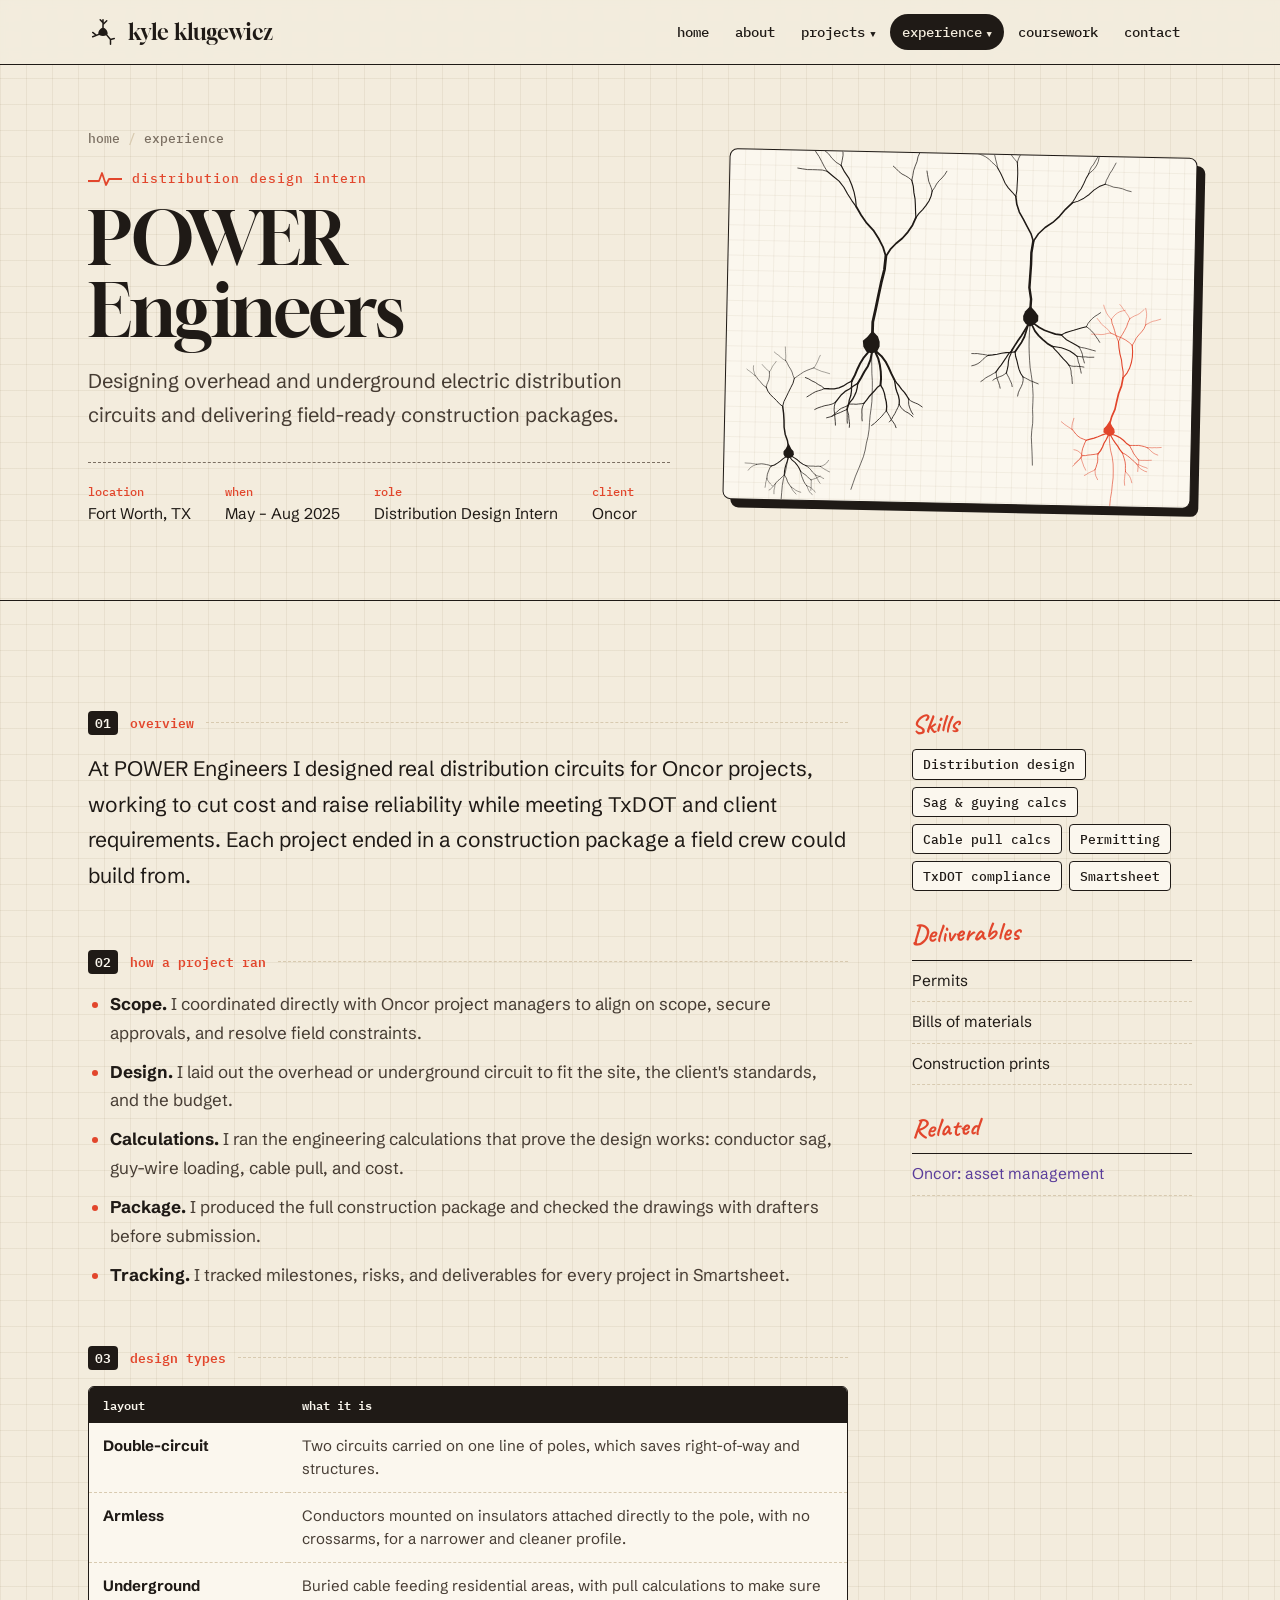
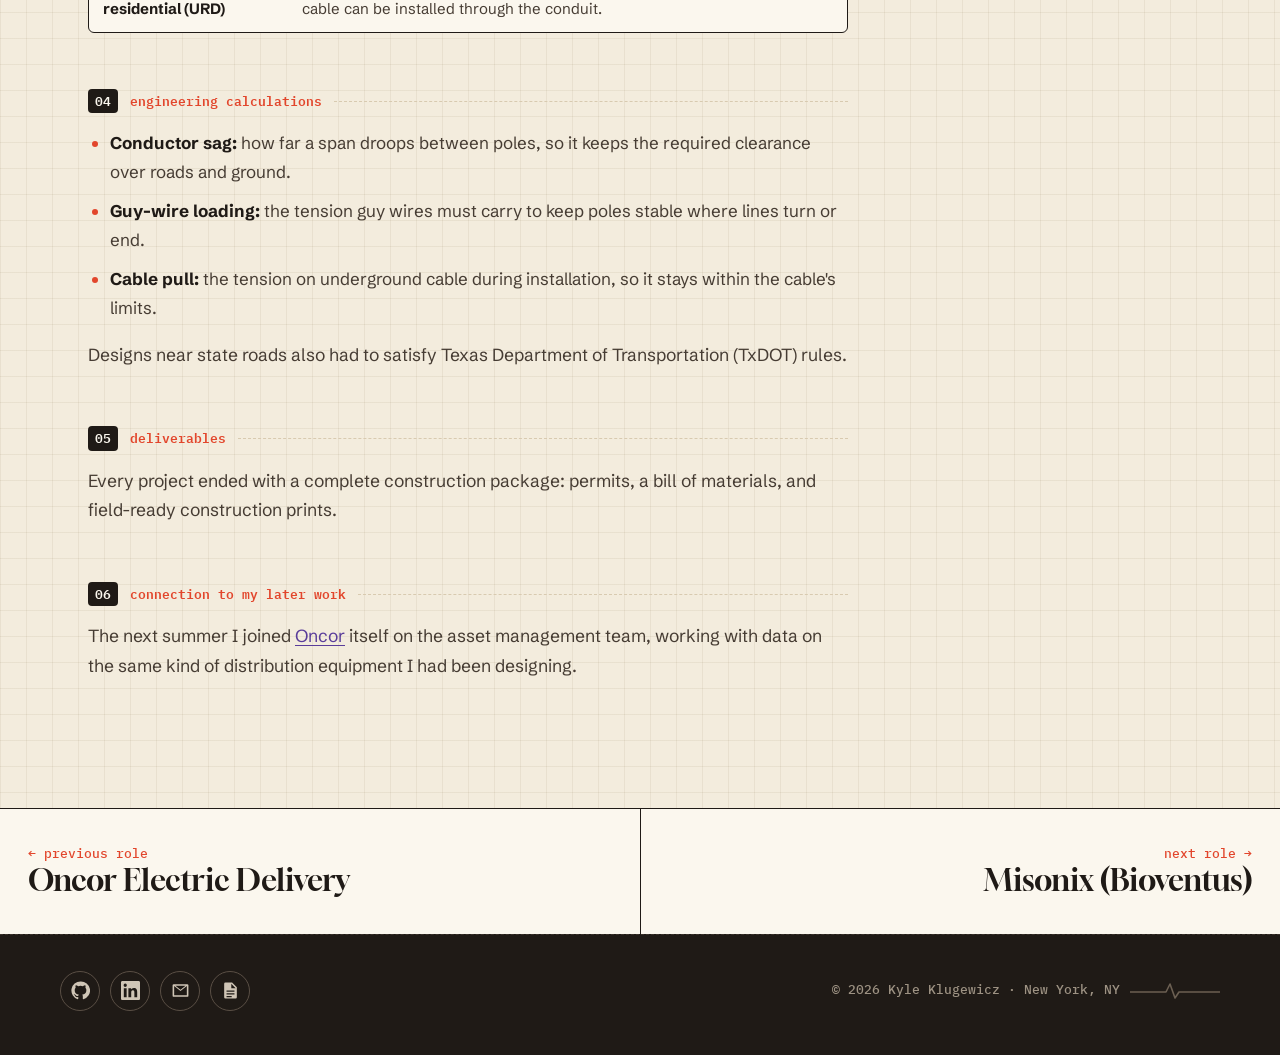
<file: experience/power-engineers.html>
<!DOCTYPE html>
<html lang="en">
<head>
  <meta charset="UTF-8">
  <meta name="viewport" content="width=device-width, initial-scale=1.0">
  <meta name="theme-color" content="#f3ecdd">
  <title>POWER Engineers · Kyle Klugewicz</title>
  <meta name="description" content="Designing overhead and underground electric distribution circuits and delivering field-ready construction packages.">
  <link rel="icon" href="../assets/favicon.svg">
  <link rel="preconnect" href="https://fonts.googleapis.com">
  <link rel="preconnect" href="https://fonts.gstatic.com" crossorigin>
  <link href="https://fonts.googleapis.com/css2?family=Schibsted+Grotesk:ital,wght@0,400;0,500;0,700;1,400&family=Caveat:wght@600;700&family=Gloock&family=IBM+Plex+Mono:wght@500;600&display=swap" rel="stylesheet">
  <link rel="stylesheet" href="../style.css">
</head>
<body data-root="../" data-page="power-engineers">
  <div id="site-nav"></div>

  <header class="page-hero">
    <div class="row">
      <p class="crumbs"><a href="../index.html">Home</a><span>/</span><a href="../index.html#experience">Experience</a></p>
      <p class="eyebrow">Distribution Design Intern</p>
      <h1>POWER Engineers</h1>
      <p class="subtitle">Designing overhead and underground electric distribution circuits and delivering field-ready construction packages.</p>
      <ul class="facts"><li><strong>Location</strong>Fort Worth, TX</li><li><strong>When</strong>May – Aug 2025</li><li><strong>Role</strong>Distribution Design Intern</li><li><strong>Client</strong>Oncor</li></ul>
    </div>
  </header>

  <section>
    <div class="row detail-body">
      <article class="prose">
        <h2>Overview</h2>
        <p class="lead">At POWER Engineers I designed real distribution circuits for Oncor projects, working to cut cost
        and raise reliability while meeting TxDOT and client requirements. Each project ended in a construction package a
        field crew could build from.</p>

        <h2>How a project ran</h2>
        <ul>
          <li><strong>Scope.</strong> I coordinated directly with Oncor project managers to align on scope, secure approvals, and resolve field constraints.</li>
          <li><strong>Design.</strong> I laid out the overhead or underground circuit to fit the site, the client's standards, and the budget.</li>
          <li><strong>Calculations.</strong> I ran the engineering calculations that prove the design works: conductor sag, guy-wire loading, cable pull, and cost.</li>
          <li><strong>Package.</strong> I produced the full construction package and checked the drawings with drafters before submission.</li>
          <li><strong>Tracking.</strong> I tracked milestones, risks, and deliverables for every project in Smartsheet.</li>
        </ul>

        <h2>Design types</h2>
        <div class="table-wrap">
          <table class="data-table">
            <thead><tr><th>Layout</th><th>What it is</th></tr></thead>
            <tbody>
              <tr><td>Double-circuit</td><td>Two circuits carried on one line of poles, which saves right-of-way and structures.</td></tr>
              <tr><td>Armless</td><td>Conductors mounted on insulators attached directly to the pole, with no crossarms, for a narrower and cleaner profile.</td></tr>
              <tr><td>Underground residential (URD)</td><td>Buried cable feeding residential areas, with pull calculations to make sure cable can be installed through the conduit.</td></tr>
            </tbody>
          </table>
        </div>

        <h2>Engineering calculations</h2>
        <ul>
          <li><strong>Conductor sag:</strong> how far a span droops between poles, so it keeps the required clearance over roads and ground.</li>
          <li><strong>Guy-wire loading:</strong> the tension guy wires must carry to keep poles stable where lines turn or end.</li>
          <li><strong>Cable pull:</strong> the tension on underground cable during installation, so it stays within the cable's limits.</li>
        </ul>
        <p>Designs near state roads also had to satisfy Texas Department of Transportation (TxDOT) rules.</p>

        <h2>Deliverables</h2>
        <p>Every project ended with a complete construction package: permits, a bill of materials, and field-ready
        construction prints.</p>

        <h2>Connection to my later work</h2>
        <p>The next summer I joined <a href="oncor.html">Oncor</a> itself on the asset management team, working with data
        on the same kind of distribution equipment I had been designing.</p>
      </article>
      <aside class="aside">
        <div class="aside-block"><h4>Skills</h4><ul class="chips light-chips"><li>Distribution design</li><li>Sag &amp; guying calcs</li><li>Cable pull calcs</li><li>Permitting</li><li>TxDOT compliance</li><li>Smartsheet</li></ul></div>
        <div class="aside-block"><h4>Deliverables</h4><ul class="plain"><li>Permits</li><li>Bills of materials</li><li>Construction prints</li></ul></div>
        <div class="aside-block"><h4>Related</h4><ul class="plain"><li><a href="oncor.html">Oncor: asset management</a></li></ul></div>
      </aside>
    </div>
  </section>

  <div id="pager"></div>
  <div id="site-footer"></div>
  <script src="../site.js"></script>
</body>
</html>
</file>
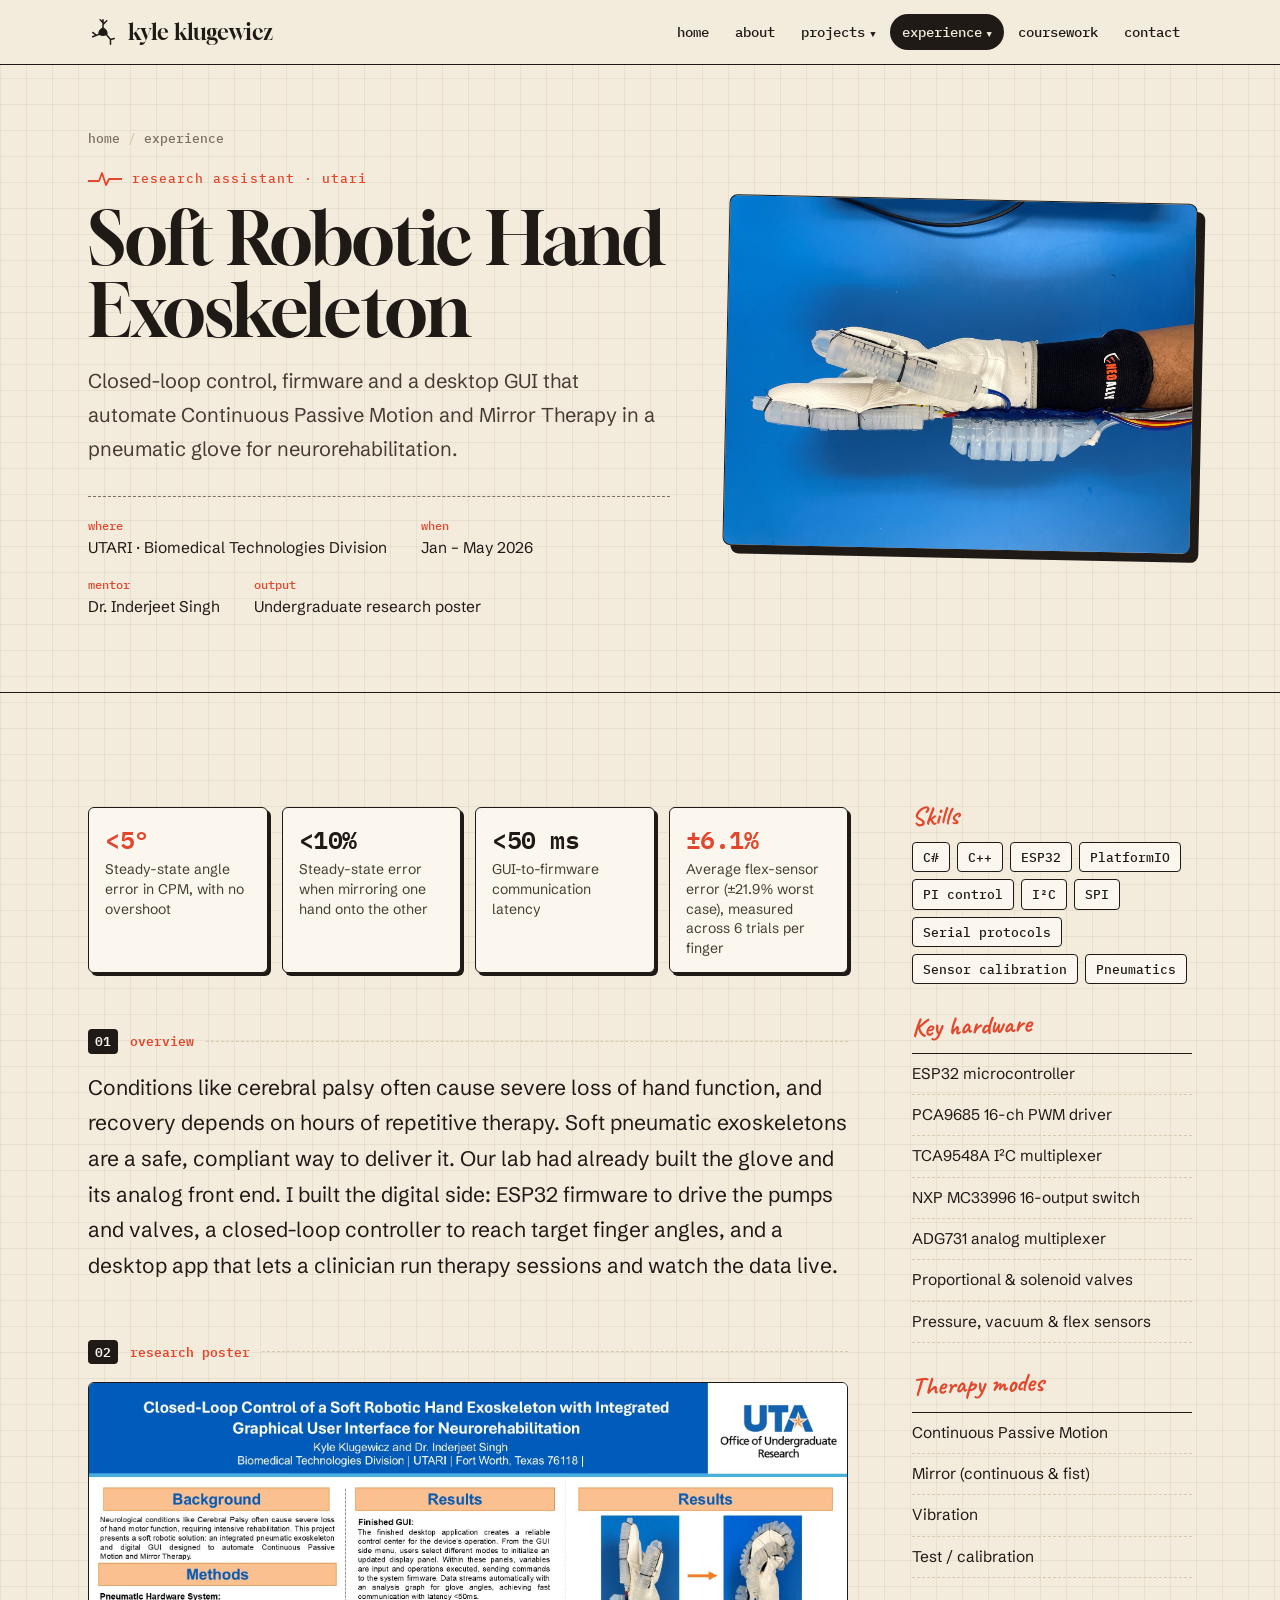
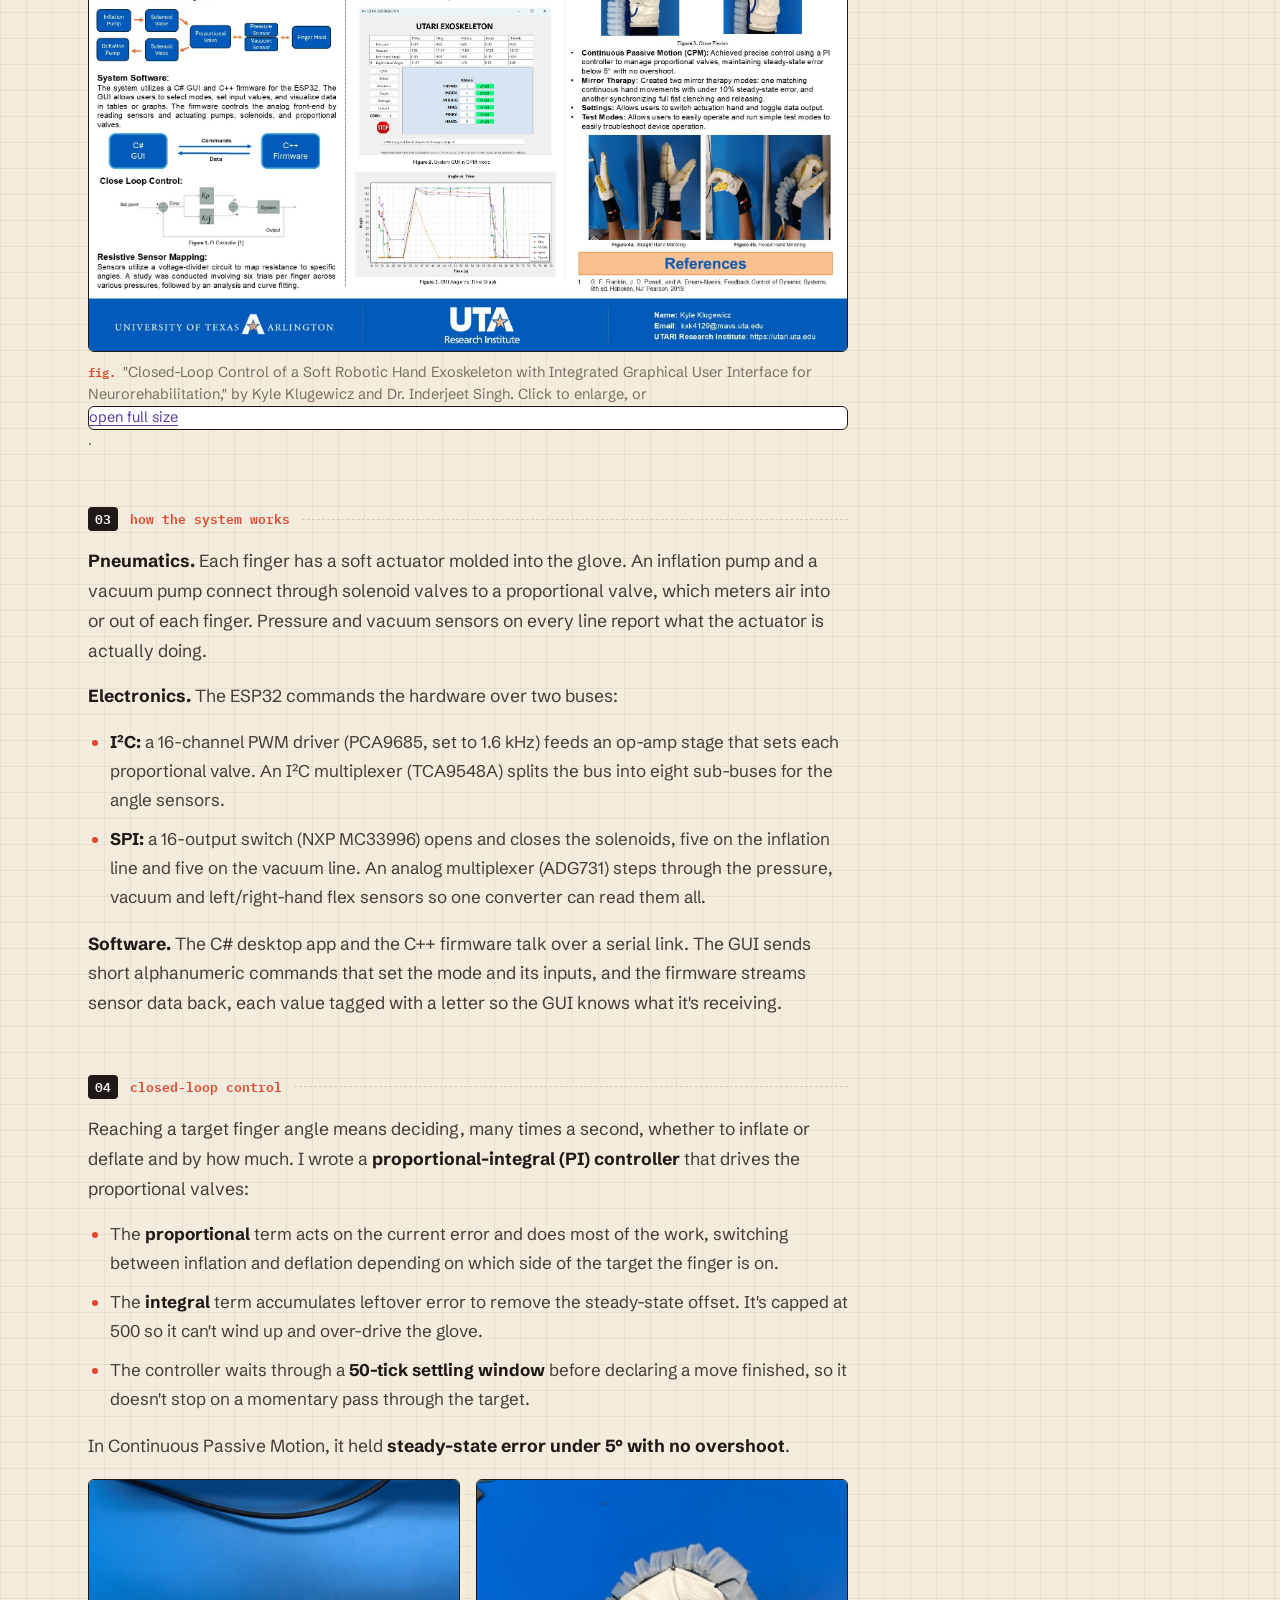
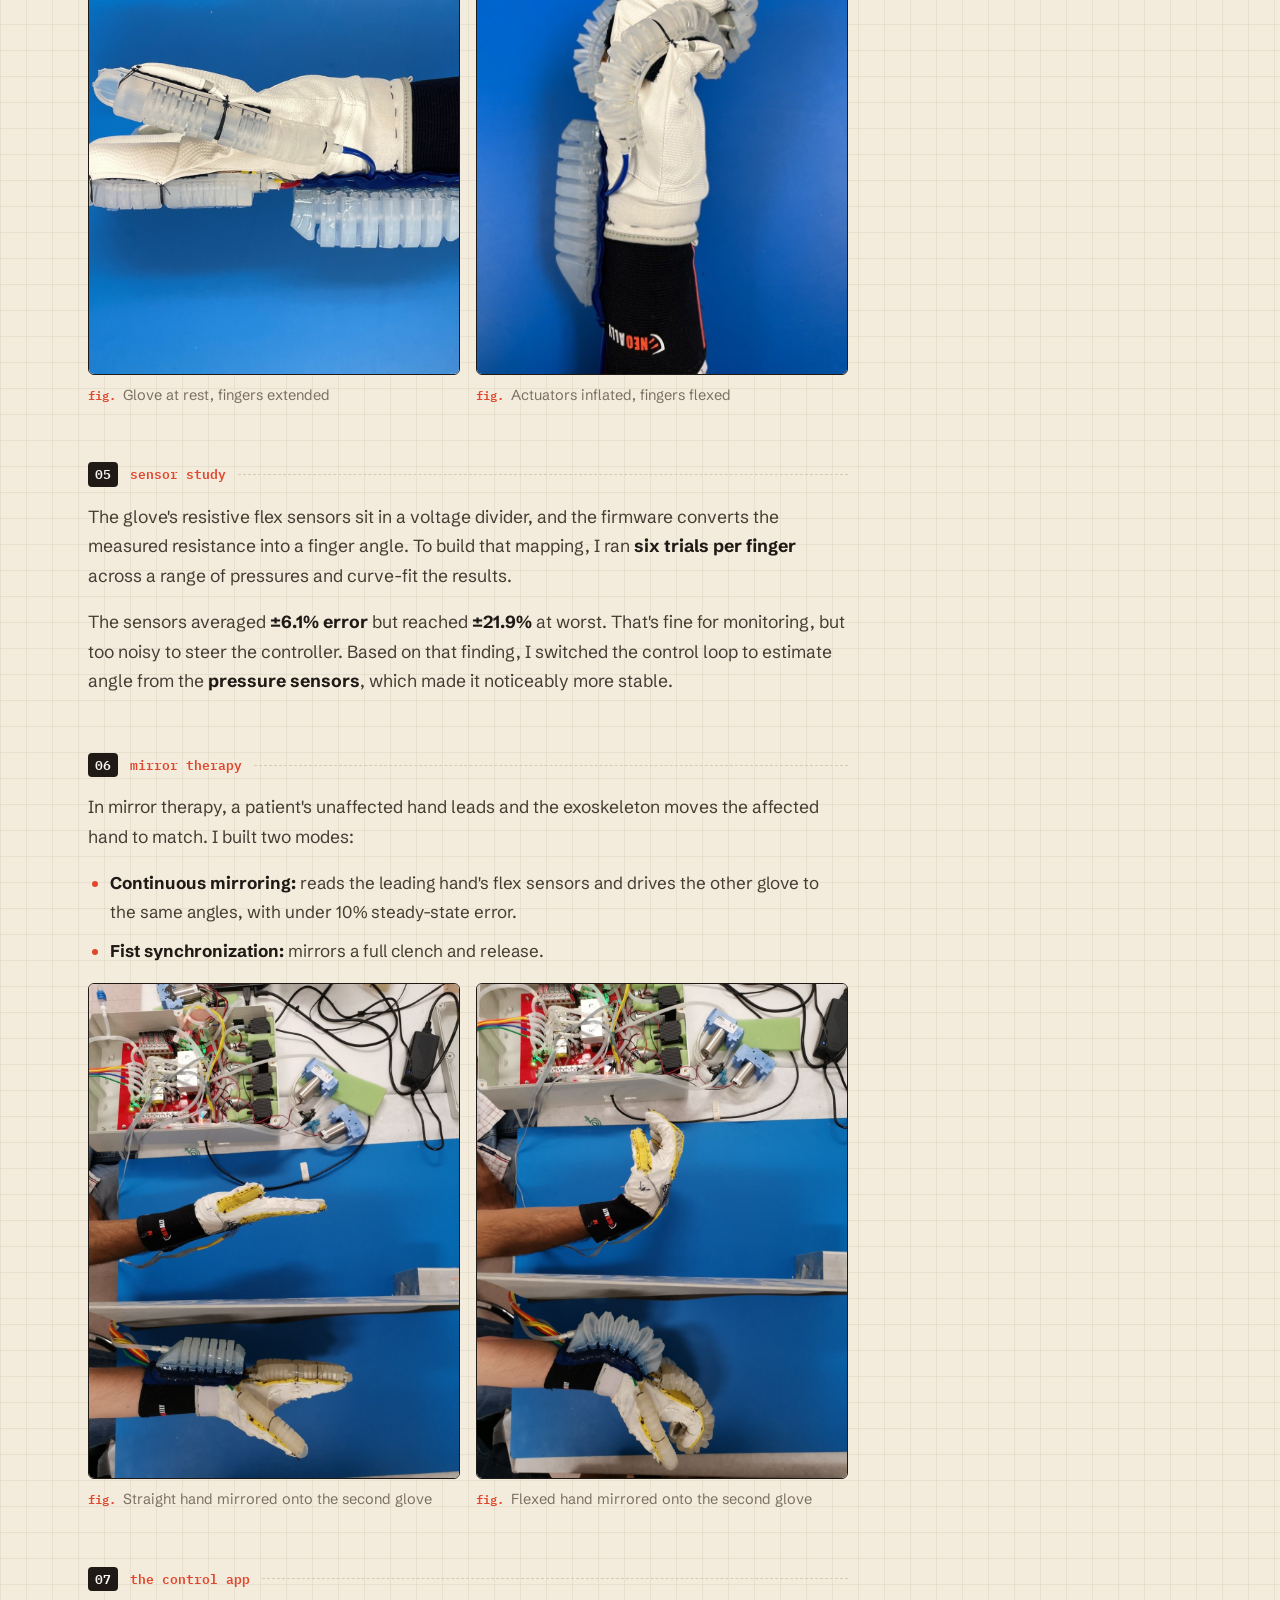
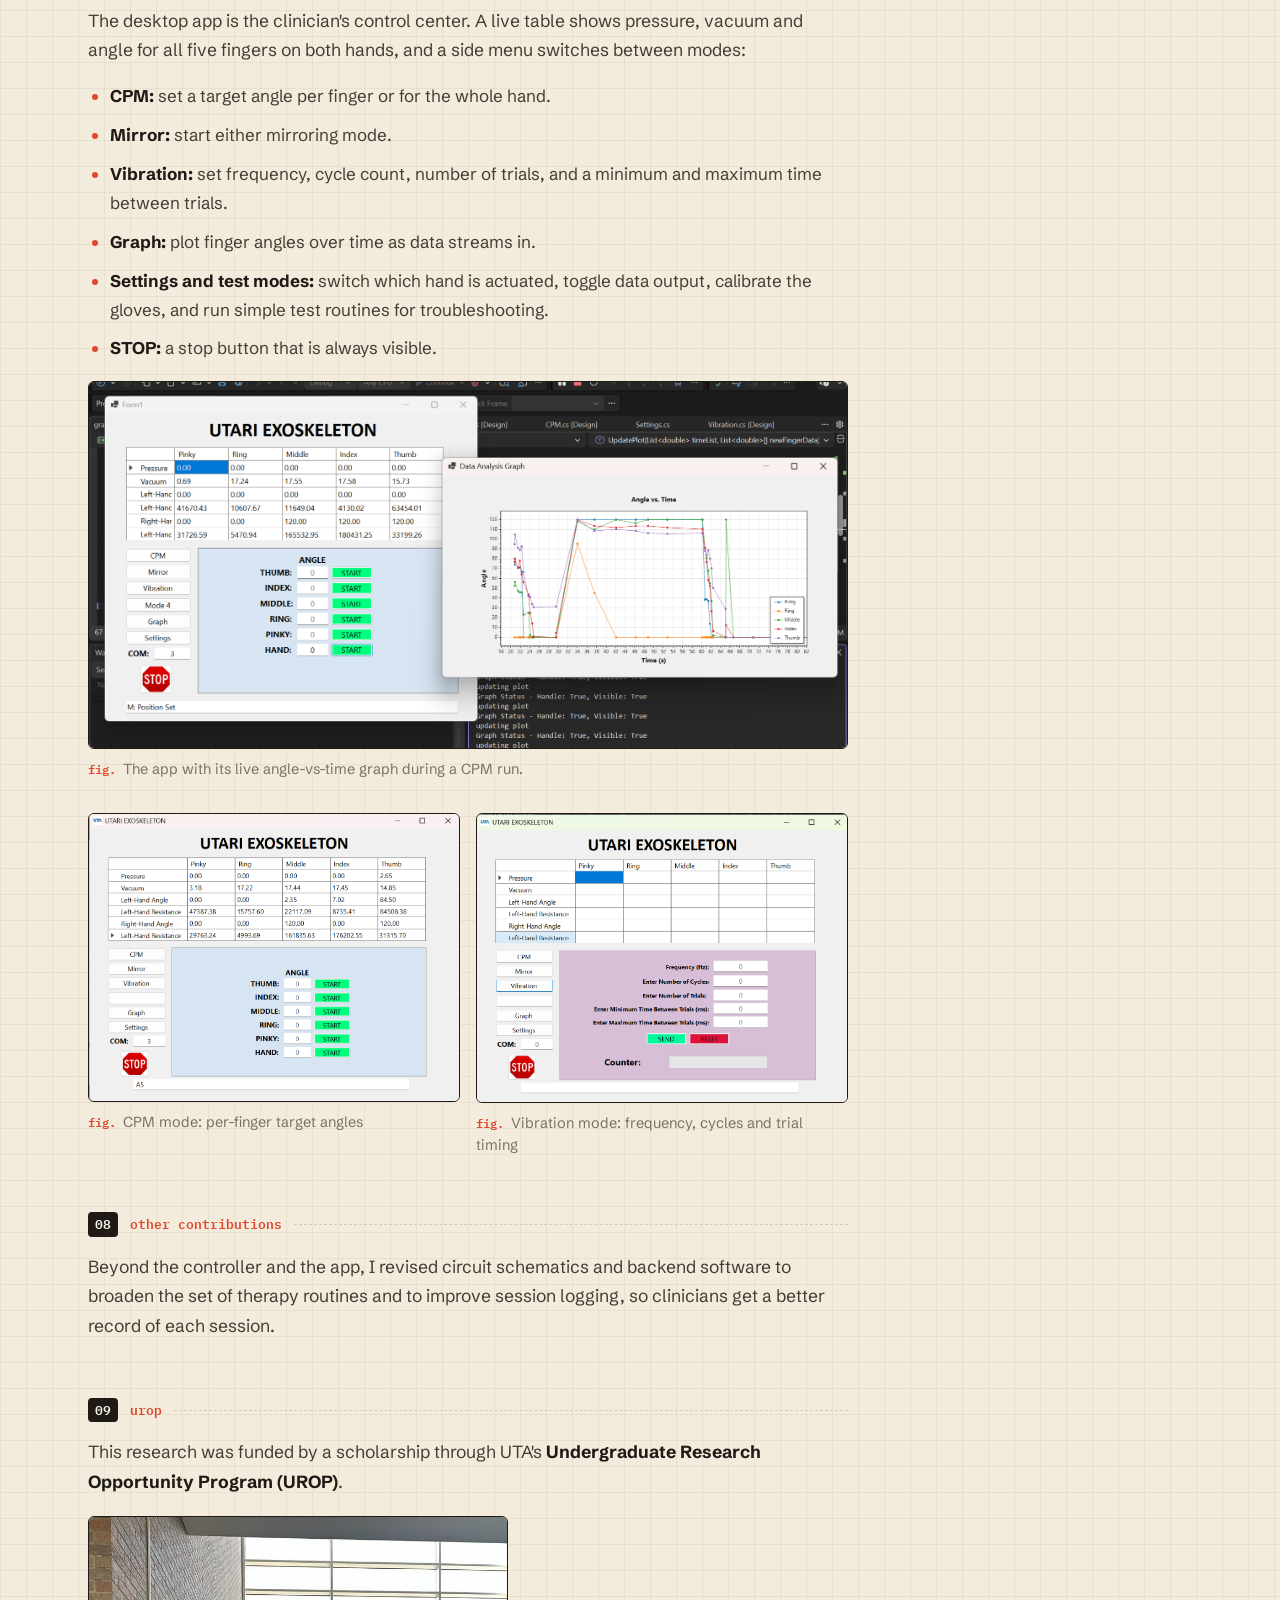
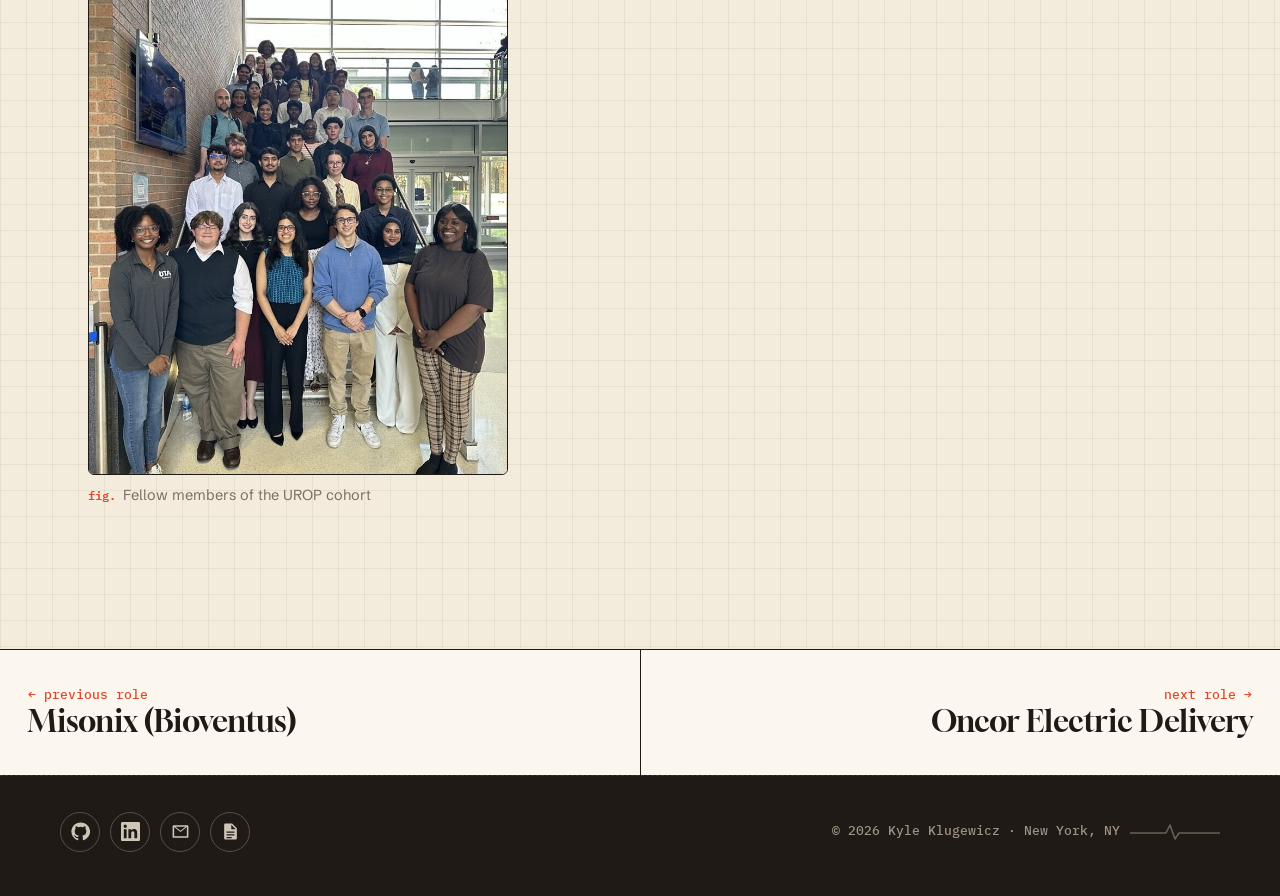
<file: experience/utari.html>
<!DOCTYPE html>
<html lang="en">
<head>
  <meta charset="UTF-8">
  <meta name="viewport" content="width=device-width, initial-scale=1.0">
  <meta name="theme-color" content="#f3ecdd">
  <title>Soft Robotic Hand Exoskeleton · Kyle Klugewicz</title>
  <meta name="description" content="Closed-loop control, ESP32 firmware, and a C# GUI for a pneumatic hand exoskeleton that automates Continuous Passive Motion and Mirror Therapy. Undergraduate research at UTARI.">
  <link rel="icon" href="../assets/favicon.svg">
  <link rel="preconnect" href="https://fonts.googleapis.com">
  <link rel="preconnect" href="https://fonts.gstatic.com" crossorigin>
  <link href="https://fonts.googleapis.com/css2?family=Schibsted+Grotesk:ital,wght@0,400;0,500;0,700;1,400&family=Caveat:wght@600;700&family=Gloock&family=IBM+Plex+Mono:wght@500;600&display=swap" rel="stylesheet">
  <link rel="stylesheet" href="../style.css">
</head>
<body data-root="../" data-page="utari">
  <div id="site-nav"></div>

  <header class="page-hero" style="--hero-img:url(../assets/img/utari-glove-open.jpg)">
    <div class="row">
      <p class="crumbs"><a href="../index.html">Home</a><span>/</span><a href="../index.html#experience">Experience</a></p>
      <p class="eyebrow">Research Assistant · UTARI</p>
      <h1>Soft Robotic Hand Exoskeleton</h1>
      <p class="subtitle">Closed-loop control, firmware and a desktop GUI that automate Continuous Passive Motion and Mirror Therapy in a pneumatic glove for neurorehabilitation.</p>
      <ul class="facts">
        <li><strong>Where</strong>UTARI · Biomedical Technologies Division</li>
        <li><strong>When</strong>Jan – May 2026</li>
        <li><strong>Mentor</strong>Dr. Inderjeet Singh</li>
        <li><strong>Output</strong>Undergraduate research poster</li>
      </ul>
    </div>
  </header>

  <section>
    <div class="row detail-body">
      <article class="prose">
        <ul class="metrics">
          <li><span class="num">&lt;5°</span><span class="lbl">Steady-state angle error in CPM, with no overshoot</span></li>
          <li><span class="num">&lt;10%</span><span class="lbl">Steady-state error when mirroring one hand onto the other</span></li>
          <li><span class="num">&lt;50 ms</span><span class="lbl">GUI-to-firmware communication latency</span></li>
          <li><span class="num">±6.1%</span><span class="lbl">Average flex-sensor error (±21.9% worst case), measured across 6 trials per finger</span></li>
        </ul>

        <h2>Overview</h2>
        <p class="lead">Conditions like cerebral palsy often cause severe loss of hand function, and recovery depends on
        hours of repetitive therapy. Soft pneumatic exoskeletons are a safe, compliant way to deliver it. Our lab had
        already built the glove and its analog front end. I built the digital side: ESP32 firmware to drive the
        pumps and valves, a closed-loop controller to reach target finger angles, and a desktop app that lets a
        clinician run therapy sessions and watch the data live.</p>

        <h2>Research poster</h2>
        <figure class="fig">
          <a class="zoom" href="../assets/img/utari-poster.jpg"><img src="../assets/img/utari-poster.jpg" alt="Research poster: Closed-Loop Control of a Soft Robotic Hand Exoskeleton with Integrated Graphical User Interface for Neurorehabilitation" loading="lazy"></a>
          <figcaption>"Closed-Loop Control of a Soft Robotic Hand Exoskeleton with Integrated Graphical User Interface for Neurorehabilitation," by Kyle Klugewicz and Dr. Inderjeet Singh. Click to enlarge, or <a href="../assets/img/utari-poster.jpg" target="_blank" rel="noopener">open full size</a>.</figcaption>
        </figure>

        <h2>How the system works</h2>
        <p><strong>Pneumatics.</strong> Each finger has a soft actuator molded into the glove. An inflation pump and a
        vacuum pump connect through solenoid valves to a proportional valve, which meters air into or out of each finger.
        Pressure and vacuum sensors on every line report what the actuator is actually doing.</p>
        <p><strong>Electronics.</strong> The ESP32 commands the hardware over two buses:</p>
        <ul>
          <li><strong>I²C:</strong> a 16-channel PWM driver (PCA9685, set to 1.6 kHz) feeds an op-amp stage that sets each proportional valve. An I²C multiplexer (TCA9548A) splits the bus into eight sub-buses for the angle sensors.</li>
          <li><strong>SPI:</strong> a 16-output switch (NXP MC33996) opens and closes the solenoids, five on the inflation line and five on the vacuum line. An analog multiplexer (ADG731) steps through the pressure, vacuum and left/right-hand flex sensors so one converter can read them all.</li>
        </ul>
        <p><strong>Software.</strong> The C# desktop app and the C++ firmware talk over a serial link. The GUI sends
        short alphanumeric commands that set the mode and its inputs, and the firmware streams sensor data back, each
        value tagged with a letter so the GUI knows what it's receiving.</p>

        <h2>Closed-loop control</h2>
        <p>Reaching a target finger angle means deciding, many times a second, whether to inflate or deflate and by how
        much. I wrote a <strong>proportional-integral (PI) controller</strong> that drives the proportional valves:</p>
        <ul>
          <li>The <strong>proportional</strong> term acts on the current error and does most of the work, switching between inflation and deflation depending on which side of the target the finger is on.</li>
          <li>The <strong>integral</strong> term accumulates leftover error to remove the steady-state offset. It's capped at 500 so it can't wind up and over-drive the glove.</li>
          <li>The controller waits through a <strong>50-tick settling window</strong> before declaring a move finished, so it doesn't stop on a momentary pass through the target.</li>
        </ul>
        <p>In Continuous Passive Motion, it held <strong>steady-state error under 5° with no overshoot</strong>.</p>
        <div class="fig-row" style="--cols:2; --ratio:3/4">
          <figure class="fig"><a class="zoom" href="../assets/img/utari-glove-open.jpg"><img src="../assets/img/utari-glove-open.jpg" alt="Pneumatic glove with fingers extended" loading="lazy" style="object-position:40% 50%"></a><figcaption>Glove at rest, fingers extended</figcaption></figure>
          <figure class="fig"><a class="zoom" href="../assets/img/utari-glove-flexed.jpg"><img src="../assets/img/utari-glove-flexed.jpg" alt="Pneumatic glove with fingers flexed into a fist" loading="lazy"></a><figcaption>Actuators inflated, fingers flexed</figcaption></figure>
        </div>

        <h2>Sensor study</h2>
        <p>The glove's resistive flex sensors sit in a voltage divider, and the firmware converts the measured
        resistance into a finger angle. To build that mapping, I ran <strong>six trials per finger</strong> across a range of
        pressures and curve-fit the results.</p>
        <p>The sensors averaged <strong>±6.1% error</strong> but reached <strong>±21.9%</strong> at worst. That's fine for monitoring,
        but too noisy to steer the controller. Based on that finding, I switched the control loop to estimate angle from
        the <strong>pressure sensors</strong>, which made it noticeably more stable.</p>

        <h2>Mirror therapy</h2>
        <p>In mirror therapy, a patient's unaffected hand leads and the exoskeleton moves the affected hand to match.
        I built two modes:</p>
        <ul>
          <li><strong>Continuous mirroring:</strong> reads the leading hand's flex sensors and drives the other glove to the same angles, with under 10% steady-state error.</li>
          <li><strong>Fist synchronization:</strong> mirrors a full clench and release.</li>
        </ul>
        <div class="fig-row" style="--cols:2; --ratio:3/4">
          <figure class="fig"><a class="zoom" href="../assets/img/utari-mirror-straight.jpg"><img src="../assets/img/utari-mirror-straight.jpg" alt="Two gloves with straight hands during mirroring" loading="lazy" style="object-position:50% 70%"></a><figcaption>Straight hand mirrored onto the second glove</figcaption></figure>
          <figure class="fig"><a class="zoom" href="../assets/img/utari-mirror-flexed.jpg"><img src="../assets/img/utari-mirror-flexed.jpg" alt="Two gloves with flexed hands during mirroring" loading="lazy" style="object-position:50% 70%"></a><figcaption>Flexed hand mirrored onto the second glove</figcaption></figure>
        </div>

        <h2>The control app</h2>
        <p>The desktop app is the clinician's control center. A live table shows pressure, vacuum and angle for all five
        fingers on both hands, and a side menu switches between modes:</p>
        <ul>
          <li><strong>CPM:</strong> set a target angle per finger or for the whole hand.</li>
          <li><strong>Mirror:</strong> start either mirroring mode.</li>
          <li><strong>Vibration:</strong> set frequency, cycle count, number of trials, and a minimum and maximum time between trials.</li>
          <li><strong>Graph:</strong> plot finger angles over time as data streams in.</li>
          <li><strong>Settings and test modes:</strong> switch which hand is actuated, toggle data output, calibrate the gloves, and run simple test routines for troubleshooting.</li>
          <li><strong>STOP:</strong> a stop button that is always visible.</li>
        </ul>
        <figure class="fig">
          <a class="zoom" href="../assets/img/utari-gui-graph.png"><img src="../assets/img/utari-gui-graph.png" alt="GUI with live angle-versus-time graph for all five fingers" loading="lazy"></a>
          <figcaption>The app with its live angle-vs-time graph during a CPM run.</figcaption>
        </figure>
        <div class="fig-row" style="--cols:2">
          <figure class="fig"><a class="zoom" href="../assets/img/utari-gui-cpm.png"><img src="../assets/img/utari-gui-cpm.png" alt="GUI in CPM mode with per-finger target angles" loading="lazy"></a><figcaption>CPM mode: per-finger target angles</figcaption></figure>
          <figure class="fig"><a class="zoom" href="../assets/img/utari-gui-vibration.png"><img src="../assets/img/utari-gui-vibration.png" alt="GUI in vibration mode with frequency, cycles, and trial timing inputs" loading="lazy"></a><figcaption>Vibration mode: frequency, cycles and trial timing</figcaption></figure>
        </div>

        <h2>Other contributions</h2>
        <p>Beyond the controller and the app, I revised circuit schematics and backend software to broaden the set of
        therapy routines and to improve session logging, so clinicians get a better record of each session.</p>

        <h2>UROP</h2>
        <p>This research was funded by a scholarship through UTA's <strong>Undergraduate Research Opportunity Program (UROP)</strong>.</p>
        <figure class="fig" style="max-width:420px">
          <a class="zoom" href="../assets/img/utari-urop-cohort.jpg"><img src="../assets/img/utari-urop-cohort.jpg" alt="Kyle with fellow members of UTA's Undergraduate Research Opportunity Program posing on a staircase" loading="lazy"></a>
          <figcaption>Fellow members of the UROP cohort</figcaption>
        </figure>
      </article>

      <aside class="aside">
        <div class="aside-block"><h4>Skills</h4><ul class="chips light-chips"><li>C#</li><li>C++</li><li>ESP32</li><li>PlatformIO</li><li>PI control</li><li>I²C</li><li>SPI</li><li>Serial protocols</li><li>Sensor calibration</li><li>Pneumatics</li></ul></div>
        <div class="aside-block"><h4>Key hardware</h4><ul class="plain"><li>ESP32 microcontroller</li><li>PCA9685 16-ch PWM driver</li><li>TCA9548A I²C multiplexer</li><li>NXP MC33996 16-output switch</li><li>ADG731 analog multiplexer</li><li>Proportional &amp; solenoid valves</li><li>Pressure, vacuum &amp; flex sensors</li></ul></div>
        <div class="aside-block"><h4>Therapy modes</h4><ul class="plain"><li>Continuous Passive Motion</li><li>Mirror (continuous &amp; fist)</li><li>Vibration</li><li>Test / calibration</li></ul></div>
      </aside>
    </div>
  </section>

  <div id="pager"></div>
  <div id="site-footer"></div>
  <script src="../site.js"></script>
</body>
</html>
</file>
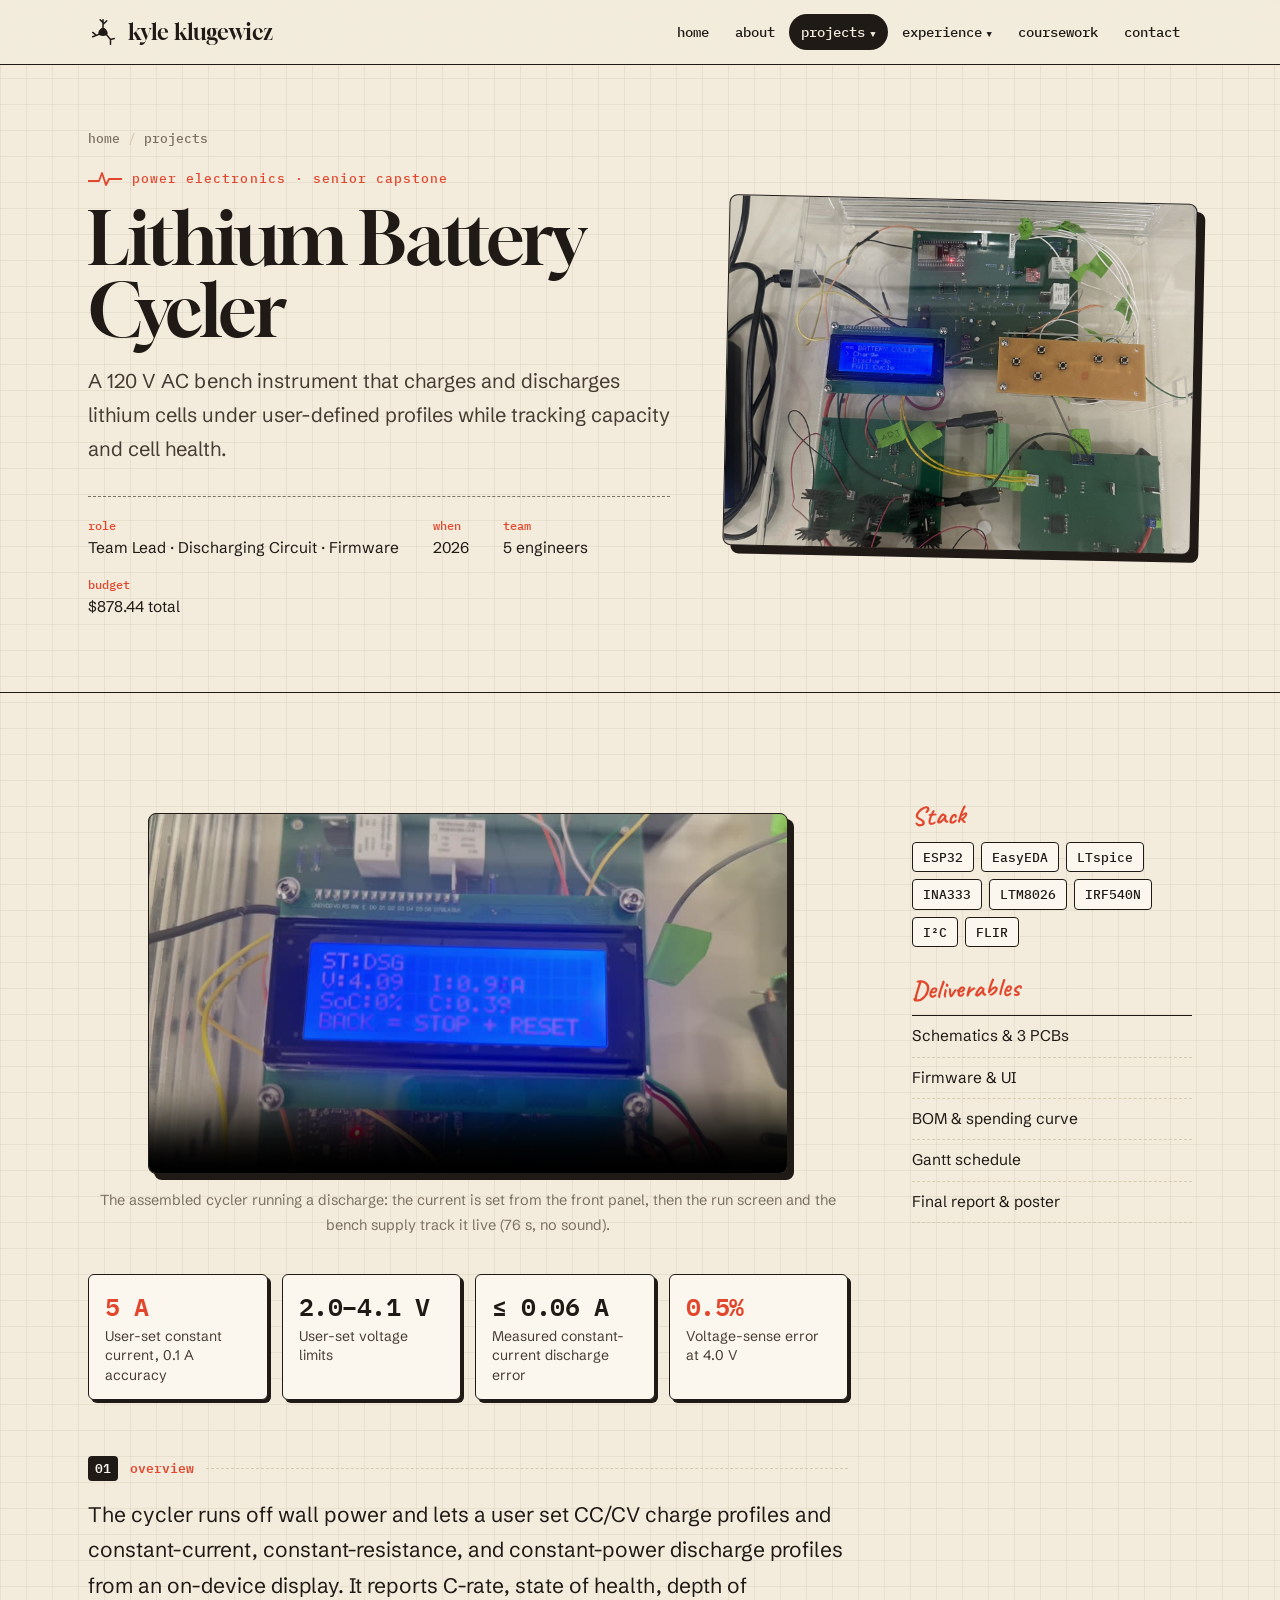
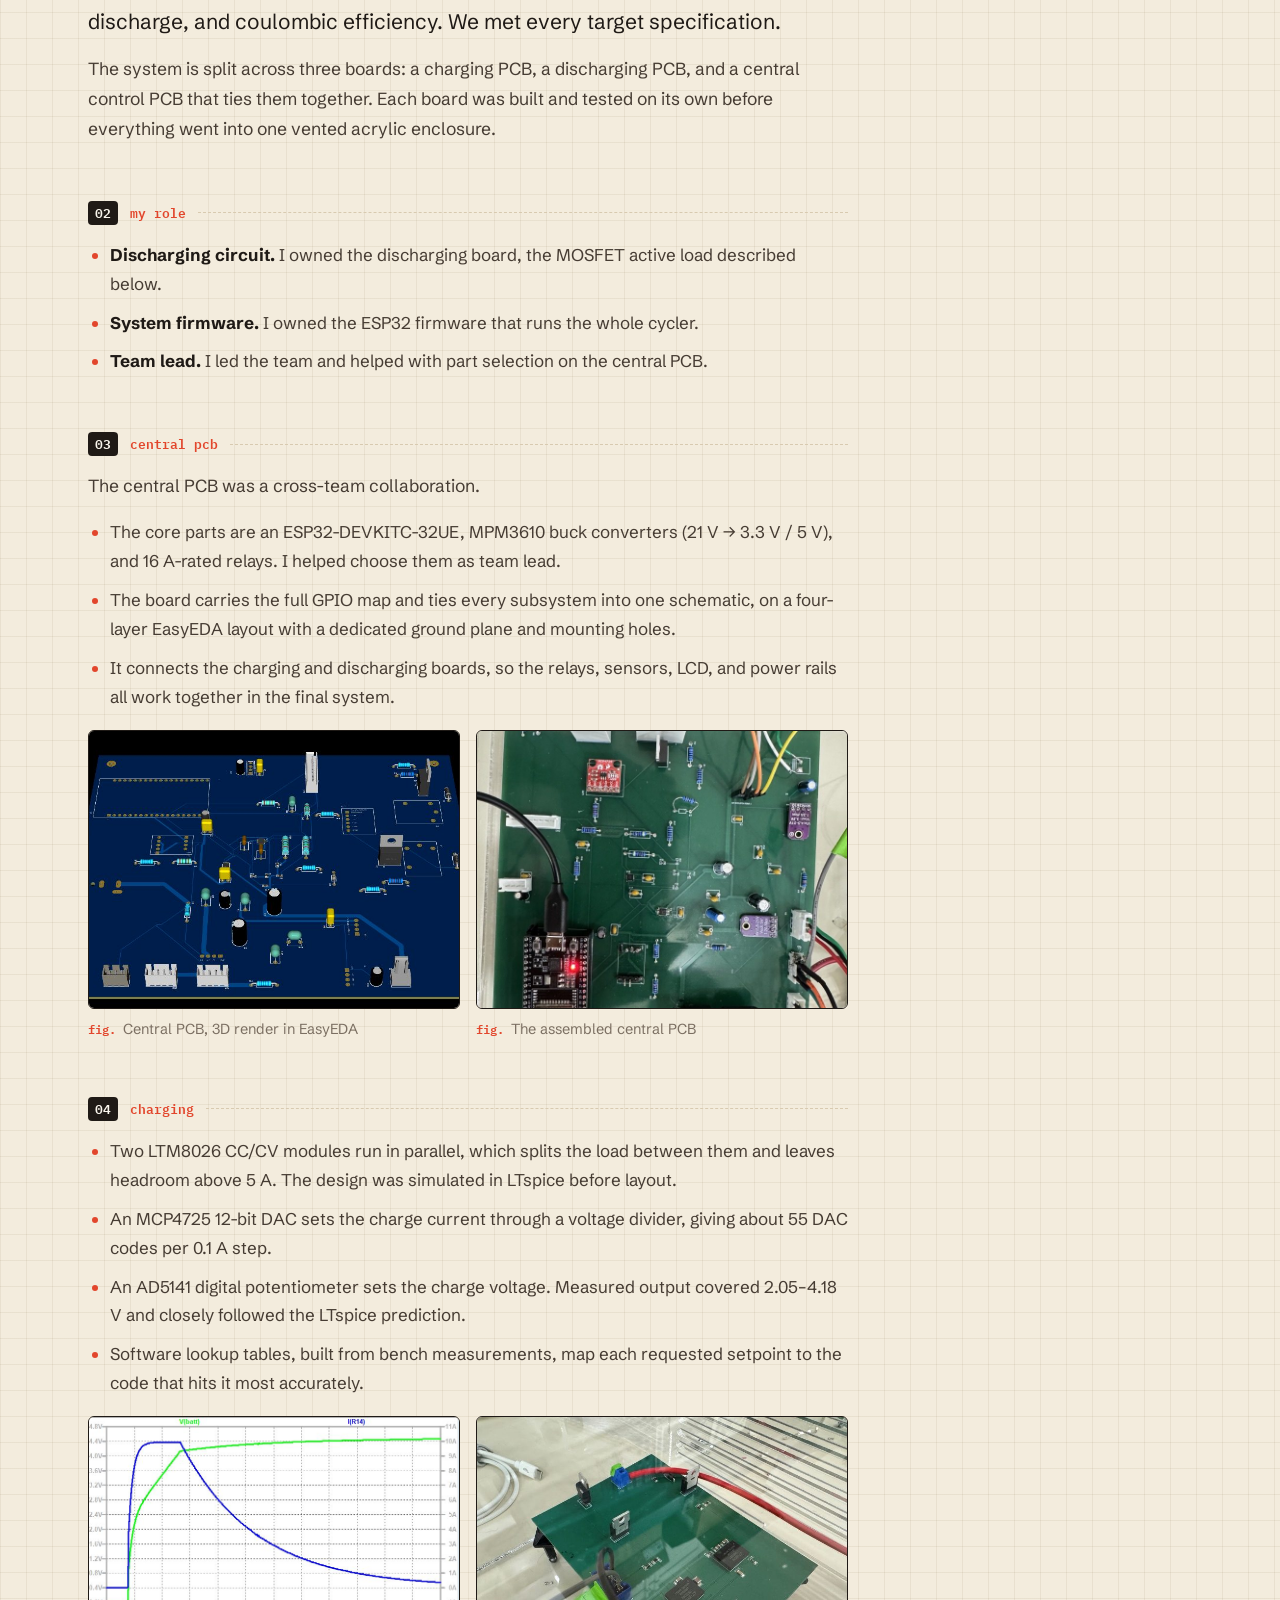
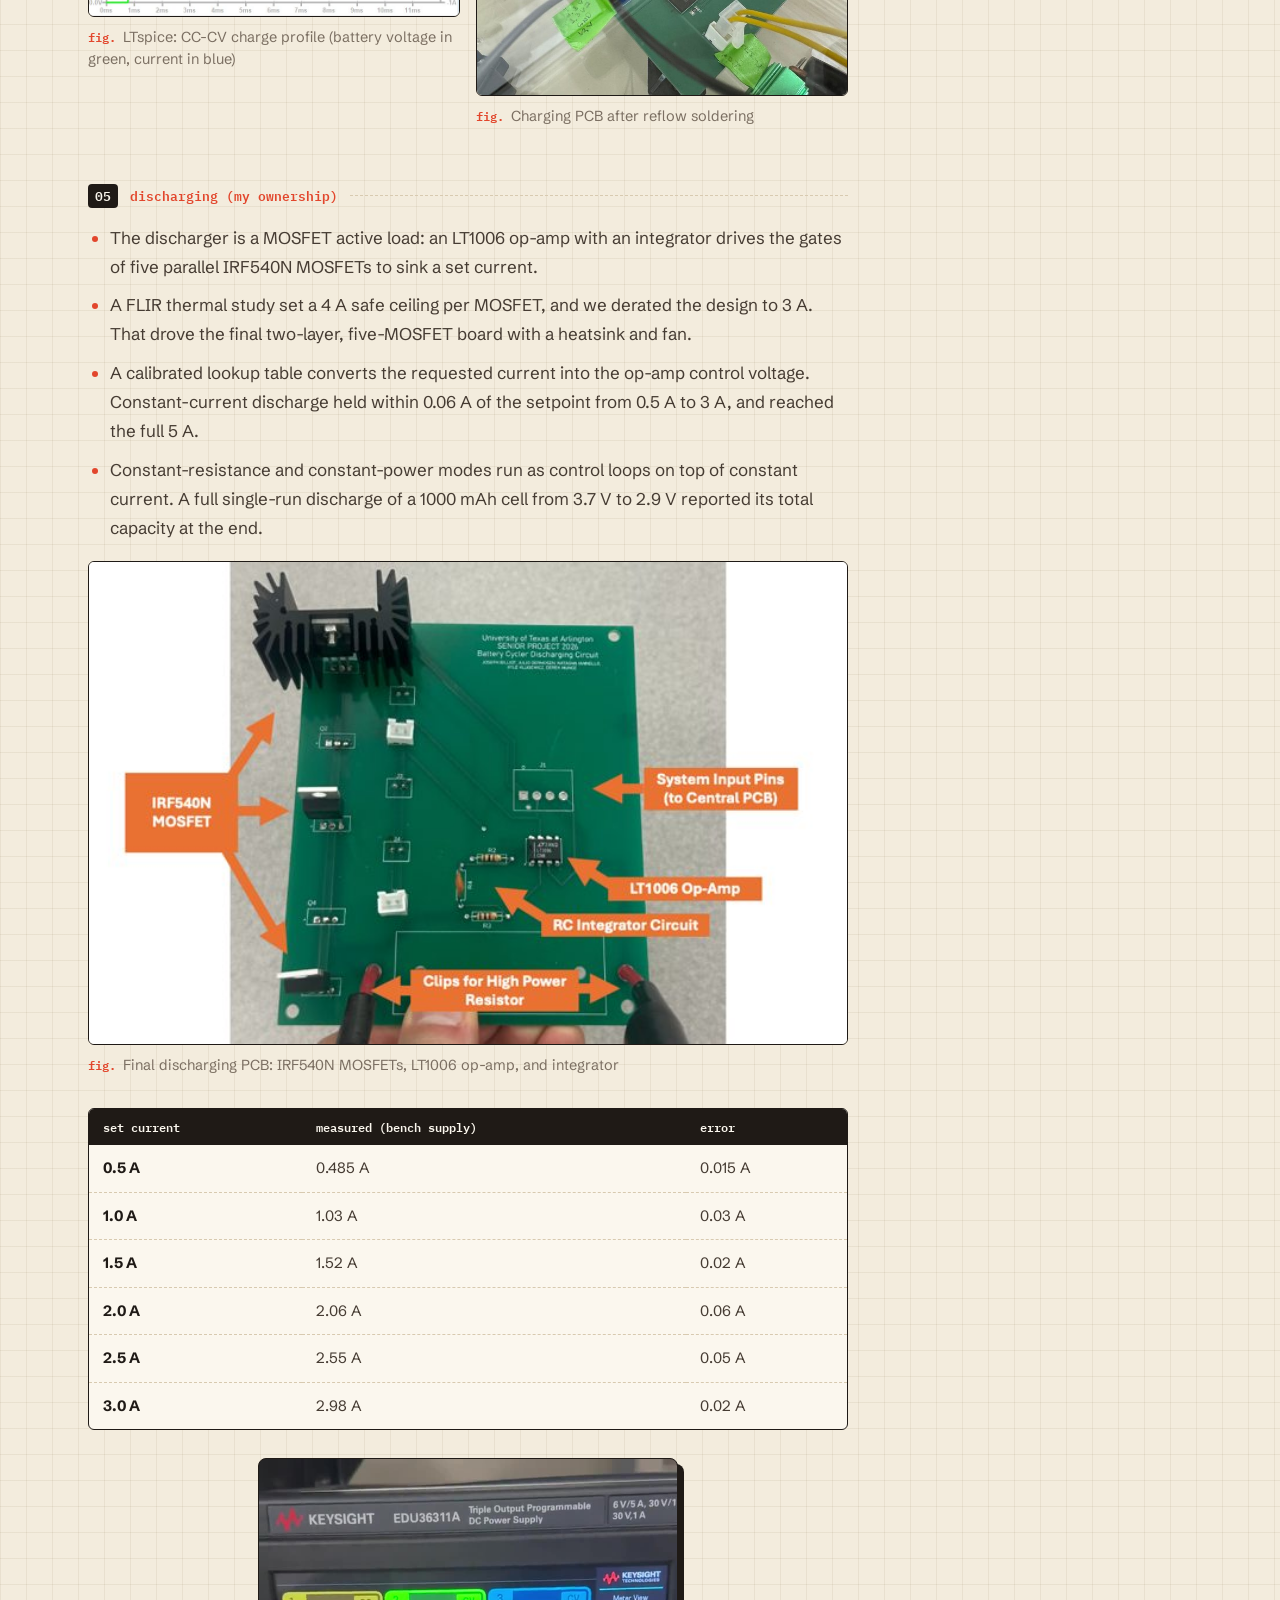
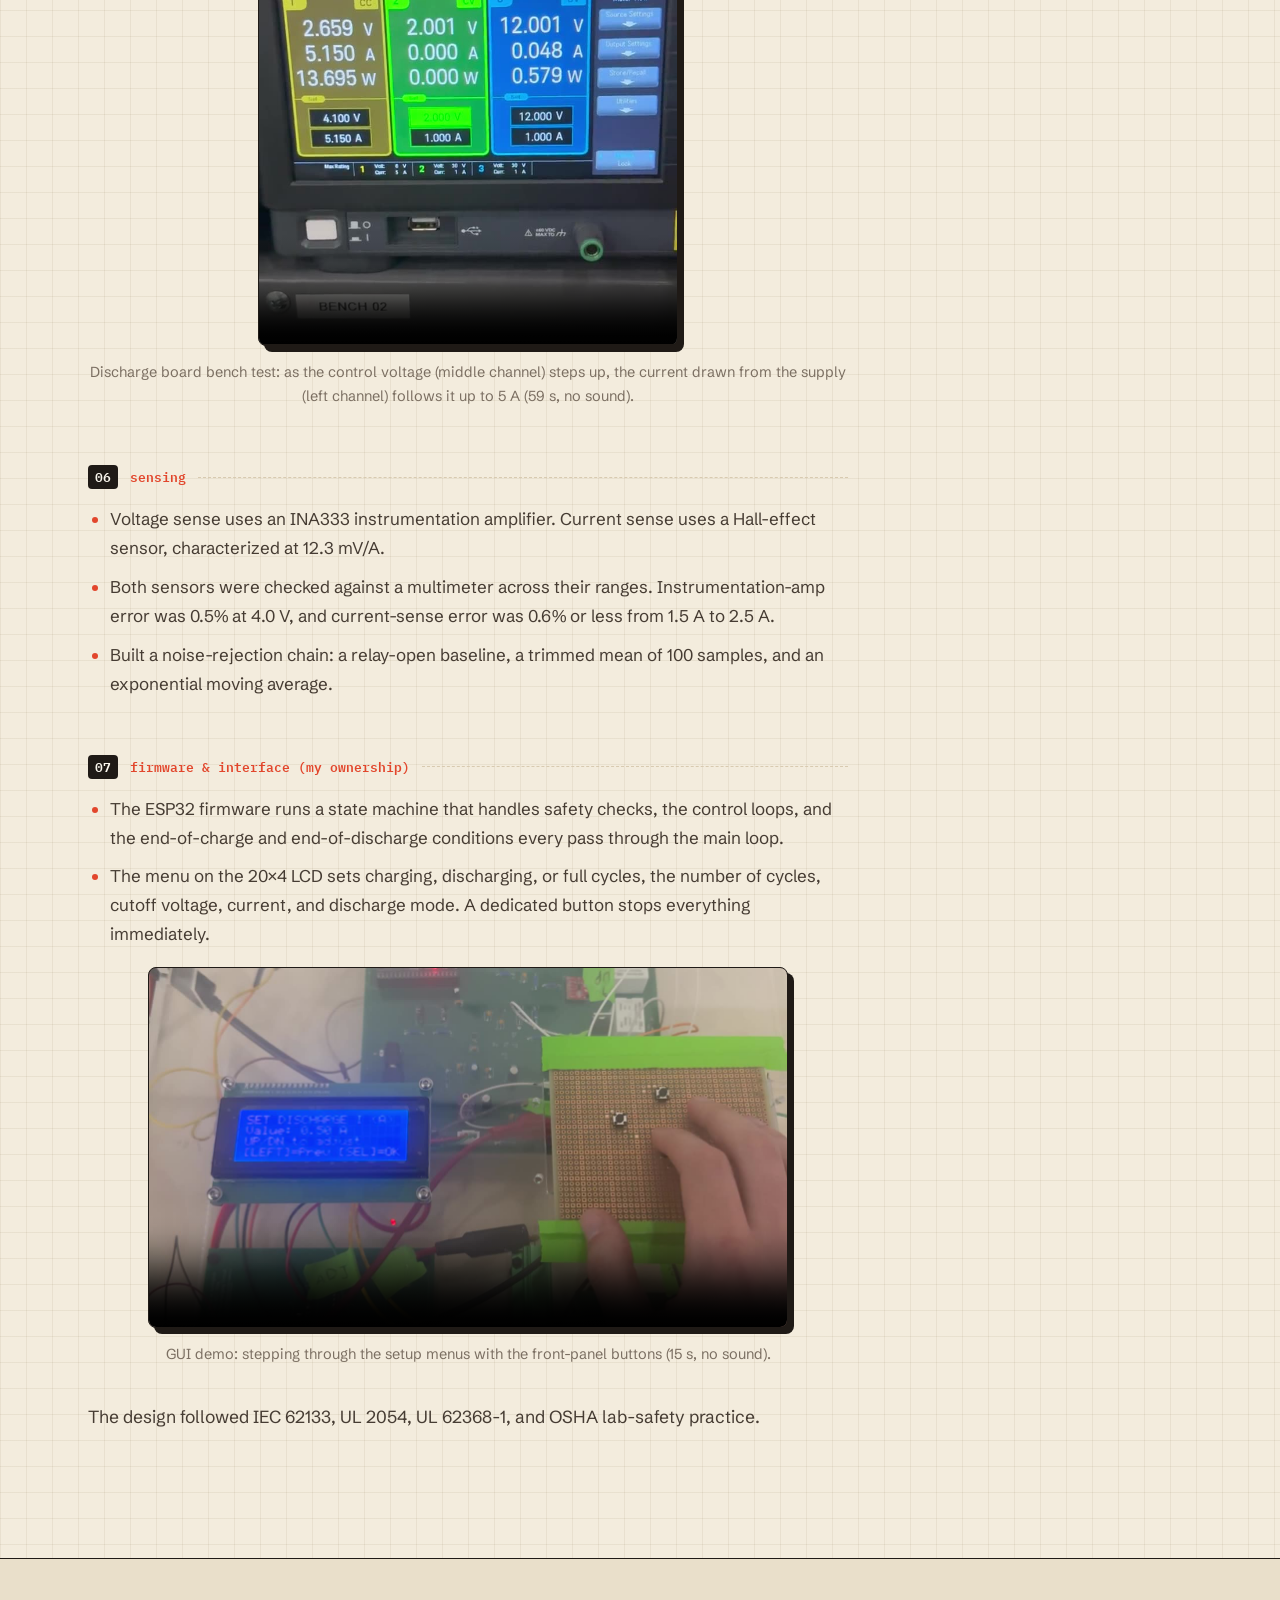
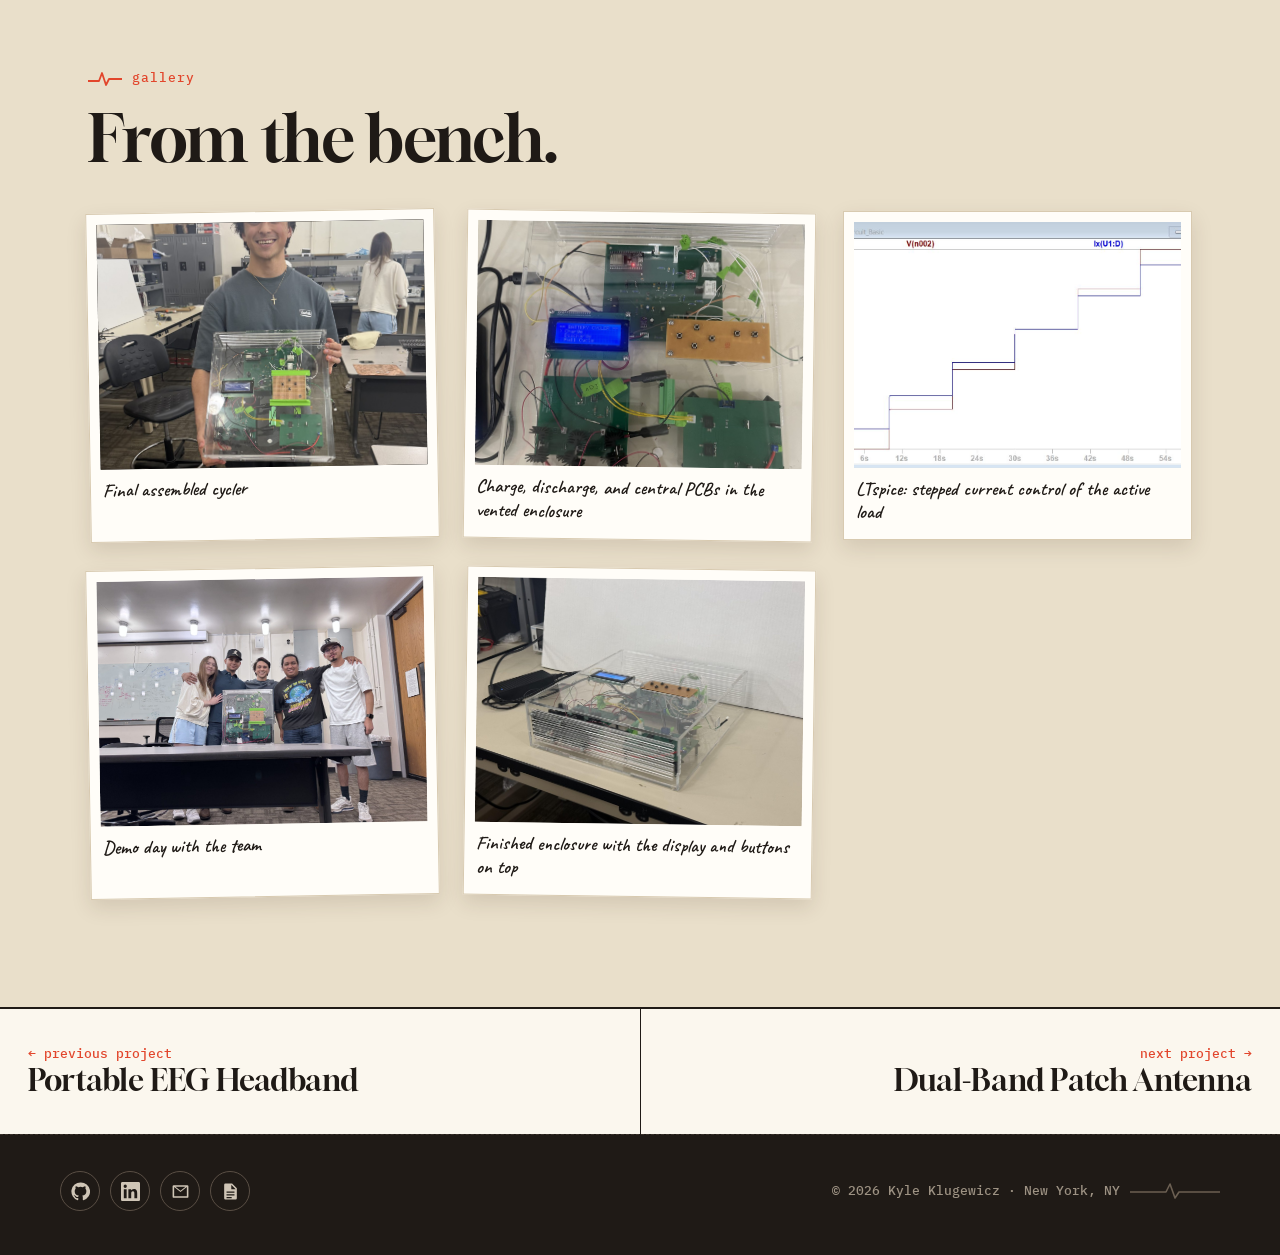
<file: projects/battery-cycler.html>
<!DOCTYPE html>
<html lang="en">
<head>
  <meta charset="UTF-8">
  <meta name="viewport" content="width=device-width, initial-scale=1.0">
  <meta name="theme-color" content="#f3ecdd">
  <title>Lithium Battery Cycler · Kyle Klugewicz</title>
  <meta name="description" content="A 120 V AC bench instrument that charges and discharges lithium cells under user-defined profiles while tracking capacity and cell health.">
  <link rel="icon" href="../assets/favicon.svg">
  <link rel="preconnect" href="https://fonts.googleapis.com">
  <link rel="preconnect" href="https://fonts.gstatic.com" crossorigin>
  <link href="https://fonts.googleapis.com/css2?family=Schibsted+Grotesk:ital,wght@0,400;0,500;0,700;1,400&family=Caveat:wght@600;700&family=Gloock&family=IBM+Plex+Mono:wght@500;600&display=swap" rel="stylesheet">
  <link rel="stylesheet" href="../style.css">
</head>
<body data-root="../" data-page="battery-cycler">
  <div id="site-nav"></div>

  <header class="page-hero" style="--hero-img:url(../assets/img/cycler-board.jpg)">
    <div class="row">
      <p class="crumbs"><a href="../index.html">Home</a><span>/</span><a href="../index.html#projects">Projects</a></p>
      <p class="eyebrow">Power Electronics · Senior Capstone</p>
      <h1>Lithium Battery Cycler</h1>
      <p class="subtitle">A 120 V AC bench instrument that charges and discharges lithium cells under user-defined profiles while tracking capacity and cell health.</p>
      <ul class="facts"><li><strong>Role</strong>Team Lead · Discharging Circuit · Firmware</li><li><strong>When</strong>2026</li><li><strong>Team</strong>5 engineers</li><li><strong>Budget</strong>$878.44 total</li></ul>
    </div>
  </header>

  <section>
    <div class="row detail-body">
      <article class="prose">
        <figure class="video-fig" style="--video-max:640px">
          <video controls preload="none" playsinline poster="../assets/img/cycler-system-demo-poster.jpg">
            <source src="../assets/video/cycler-system-demo.mp4" type="video/mp4">
            Your browser can't play this video. <a href="../assets/video/cycler-system-demo.mp4">Download it here.</a>
          </video>
          <figcaption>The assembled cycler running a discharge: the current is set from the front panel, then the run screen and the bench supply track it live (76 s, no sound).</figcaption>
        </figure>

        <ul class="metrics"><li><span class="num">5 A</span><span class="lbl">User-set constant current, 0.1 A accuracy</span></li><li><span class="num">2.0–4.1 V</span><span class="lbl">User-set voltage limits</span></li><li><span class="num">≤ 0.06 A</span><span class="lbl">Measured constant-current discharge error</span></li><li><span class="num">0.5%</span><span class="lbl">Voltage-sense error at 4.0 V</span></li></ul>
        <h2>Overview</h2>
<p class="lead">The cycler runs off wall power and lets a user set CC/CV charge profiles and constant-current, constant-resistance, and
constant-power discharge profiles from an on-device display. It reports C-rate, state of health, depth of discharge, and coulombic
efficiency. We met every target specification.</p>
<p>The system is split across three boards: a charging PCB, a discharging PCB, and a central control PCB that ties them
together. Each board was built and tested on its own before everything went into one vented acrylic enclosure.</p>

<h2>My role</h2>
<ul>
  <li><strong>Discharging circuit.</strong> I owned the discharging board, the MOSFET active load described below.</li>
  <li><strong>System firmware.</strong> I owned the ESP32 firmware that runs the whole cycler.</li>
  <li><strong>Team lead.</strong> I led the team and helped with part selection on the central PCB.</li>
</ul>

<h2>Central PCB</h2>
<p>The central PCB was a cross-team collaboration.</p>
<ul>
  <li>The core parts are an ESP32-DEVKITC-32UE, MPM3610 buck converters (21 V → 3.3 V / 5 V), and 16 A-rated relays. I helped choose them as team lead.</li>
  <li>The board carries the full GPIO map and ties every subsystem into one schematic, on a four-layer EasyEDA layout with a dedicated ground plane and mounting holes.</li>
  <li>It connects the charging and discharging boards, so the relays, sensors, LCD, and power rails all work together in the final system.</li>
</ul>
<div class="fig-row" style="--ratio:4/3">
  <figure class="fig"><a href="../assets/img/cycler-central-3d.jpg"><img src="../assets/img/cycler-central-3d.jpg" alt="3D render of the central PCB in EasyEDA" loading="lazy"></a><figcaption>Central PCB, 3D render in EasyEDA</figcaption></figure>
  <figure class="fig"><a href="../assets/img/cycler-central-pcb.jpg"><img src="../assets/img/cycler-central-pcb.jpg" alt="Assembled central PCB with the ESP32" loading="lazy"></a><figcaption>The assembled central PCB</figcaption></figure>
</div>

<h2>Charging</h2>
<ul>
  <li>Two LTM8026 CC/CV modules run in parallel, which splits the load between them and leaves headroom above 5 A. The design was simulated in LTspice before layout.</li>
  <li>An MCP4725 12-bit DAC sets the charge current through a voltage divider, giving about 55 DAC codes per 0.1 A step.</li>
  <li>An AD5141 digital potentiometer sets the charge voltage. Measured output covered 2.05–4.18 V and closely followed the LTspice prediction.</li>
  <li>Software lookup tables, built from bench measurements, map each requested setpoint to the code that hits it most accurately.</li>
</ul>
<div class="fig-row">
  <figure class="fig"><a href="../assets/img/cycler-cccv-sim.jpg"><img src="../assets/img/cycler-cccv-sim.jpg" alt="LTspice simulation of CC-CV charging" loading="lazy"></a><figcaption>LTspice: CC-CV charge profile (battery voltage in green, current in blue)</figcaption></figure>
  <figure class="fig"><a href="../assets/img/cycler-charge-pcb.jpg"><img src="../assets/img/cycler-charge-pcb.jpg" alt="Completed charging PCB" loading="lazy"></a><figcaption>Charging PCB after reflow soldering</figcaption></figure>
</div>

<h2>Discharging (my ownership)</h2>
<ul>
  <li>The discharger is a MOSFET active load: an LT1006 op-amp with an integrator drives the gates of five parallel IRF540N MOSFETs to sink a set current.</li>
  <li>A FLIR thermal study set a 4 A safe ceiling per MOSFET, and we derated the design to 3 A. That drove the final two-layer, five-MOSFET board with a heatsink and fan.</li>
  <li>A calibrated lookup table converts the requested current into the op-amp control voltage. Constant-current discharge held within 0.06 A of the setpoint from 0.5 A to 3 A, and reached the full 5 A.</li>
  <li>Constant-resistance and constant-power modes run as control loops on top of constant current. A full single-run discharge of a 1000 mAh cell from 3.7 V to 2.9 V reported its total capacity at the end.</li>
</ul>
<figure class="fig"><a href="../assets/img/cycler-discharge-pcb.jpg"><img src="../assets/img/cycler-discharge-pcb.jpg" alt="Annotated discharging PCB" loading="lazy"></a><figcaption>Final discharging PCB: IRF540N MOSFETs, LT1006 op-amp, and integrator</figcaption></figure>
<div class="table-wrap">
  <table class="data-table">
    <thead><tr><th>Set current</th><th>Measured (bench supply)</th><th>Error</th></tr></thead>
    <tbody>
      <tr><td>0.5 A</td><td>0.485 A</td><td>0.015 A</td></tr>
      <tr><td>1.0 A</td><td>1.03 A</td><td>0.03 A</td></tr>
      <tr><td>1.5 A</td><td>1.52 A</td><td>0.02 A</td></tr>
      <tr><td>2.0 A</td><td>2.06 A</td><td>0.06 A</td></tr>
      <tr><td>2.5 A</td><td>2.55 A</td><td>0.05 A</td></tr>
      <tr><td>3.0 A</td><td>2.98 A</td><td>0.02 A</td></tr>
    </tbody>
  </table>
</div>
<figure class="video-fig" style="--video-max:420px">
  <video controls preload="none" playsinline poster="../assets/img/cycler-discharge-test-poster.jpg">
    <source src="../assets/video/cycler-discharge-test.mp4" type="video/mp4">
    Your browser can't play this video. <a href="../assets/video/cycler-discharge-test.mp4">Download it here.</a>
  </video>
  <figcaption>Discharge board bench test: as the control voltage (middle channel) steps up, the current drawn from the supply (left channel) follows it up to 5 A (59 s, no sound).</figcaption>
</figure>

<h2>Sensing</h2>
<ul>
  <li>Voltage sense uses an INA333 instrumentation amplifier. Current sense uses a Hall-effect sensor, characterized at 12.3 mV/A.</li>
  <li>Both sensors were checked against a multimeter across their ranges. Instrumentation-amp error was 0.5% at 4.0 V, and current-sense error was 0.6% or less from 1.5 A to 2.5 A.</li>
  <li>Built a noise-rejection chain: a relay-open baseline, a trimmed mean of 100 samples, and an exponential moving average.</li>
</ul>

<h2>Firmware &amp; interface (my ownership)</h2>
<ul>
  <li>The ESP32 firmware runs a state machine that handles safety checks, the control loops, and the end-of-charge and end-of-discharge conditions every pass through the main loop.</li>
  <li>The menu on the 20×4 LCD sets charging, discharging, or full cycles, the number of cycles, cutoff voltage, current, and discharge mode. A dedicated button stops everything immediately.</li>
</ul>
<figure class="video-fig" style="--video-max:640px">
  <video controls preload="none" playsinline poster="../assets/img/cycler-gui-demo-poster.jpg">
    <source src="../assets/video/cycler-gui-demo.mp4" type="video/mp4">
    Your browser can't play this video. <a href="../assets/video/cycler-gui-demo.mp4">Download it here.</a>
  </video>
  <figcaption>GUI demo: stepping through the setup menus with the front-panel buttons (15 s, no sound).</figcaption>
</figure>
<p>The design followed IEC 62133, UL 2054, UL 62368-1, and OSHA lab-safety practice.</p>
      </article>
      <aside class="aside"><div class="aside-block"><h4>Stack</h4><ul class="chips light-chips"><li>ESP32</li><li>EasyEDA</li><li>LTspice</li><li>INA333</li><li>LTM8026</li><li>IRF540N</li><li>I²C</li><li>FLIR</li></ul></div><div class="aside-block"><h4>Deliverables</h4><ul class="plain"><li>Schematics & 3 PCBs</li><li>Firmware & UI</li><li>BOM & spending curve</li><li>Gantt schedule</li><li>Final report & poster</li></ul></div></aside>
    </div>
  </section>

  <section class="gray">
    <div class="row">
      <div class="intro" style="margin-bottom:36px"><p class="eyebrow">Gallery</p><h2>From the bench.</h2></div>
      <div class="gallery"><figure><a href="../assets/img/cycler-kyle.jpg"><img src="../assets/img/cycler-kyle.jpg" alt="Final assembled cycler" loading="lazy" style="object-position:50% 35%"></a><figcaption>Final assembled cycler</figcaption></figure><figure><a href="../assets/img/cycler-board.jpg"><img src="../assets/img/cycler-board.jpg" alt="Charge, discharge, and central PCBs in the vented enclosure" loading="lazy"></a><figcaption>Charge, discharge, and central PCBs in the vented enclosure</figcaption></figure><figure><a href="../assets/img/cycler-sim.jpg"><img src="../assets/img/cycler-sim.jpg" alt="LTspice: stepped current control of the active load" loading="lazy"></a><figcaption>LTspice: stepped current control of the active load</figcaption></figure><figure><a href="../assets/img/cycler-team.jpg"><img src="../assets/img/cycler-team.jpg" alt="Demo day with the team" loading="lazy"></a><figcaption>Demo day with the team</figcaption></figure><figure><a href="../assets/img/cycler-enclosure.jpg"><img src="../assets/img/cycler-enclosure.jpg" alt="Finished cycler in its acrylic enclosure with LCD and buttons on top" loading="lazy"></a><figcaption>Finished enclosure with the display and buttons on top</figcaption></figure></div>
    </div>
  </section>
  <div id="pager"></div>
  <div id="site-footer"></div>
  <script src="../site.js"></script>
</body>
</html>
</file>
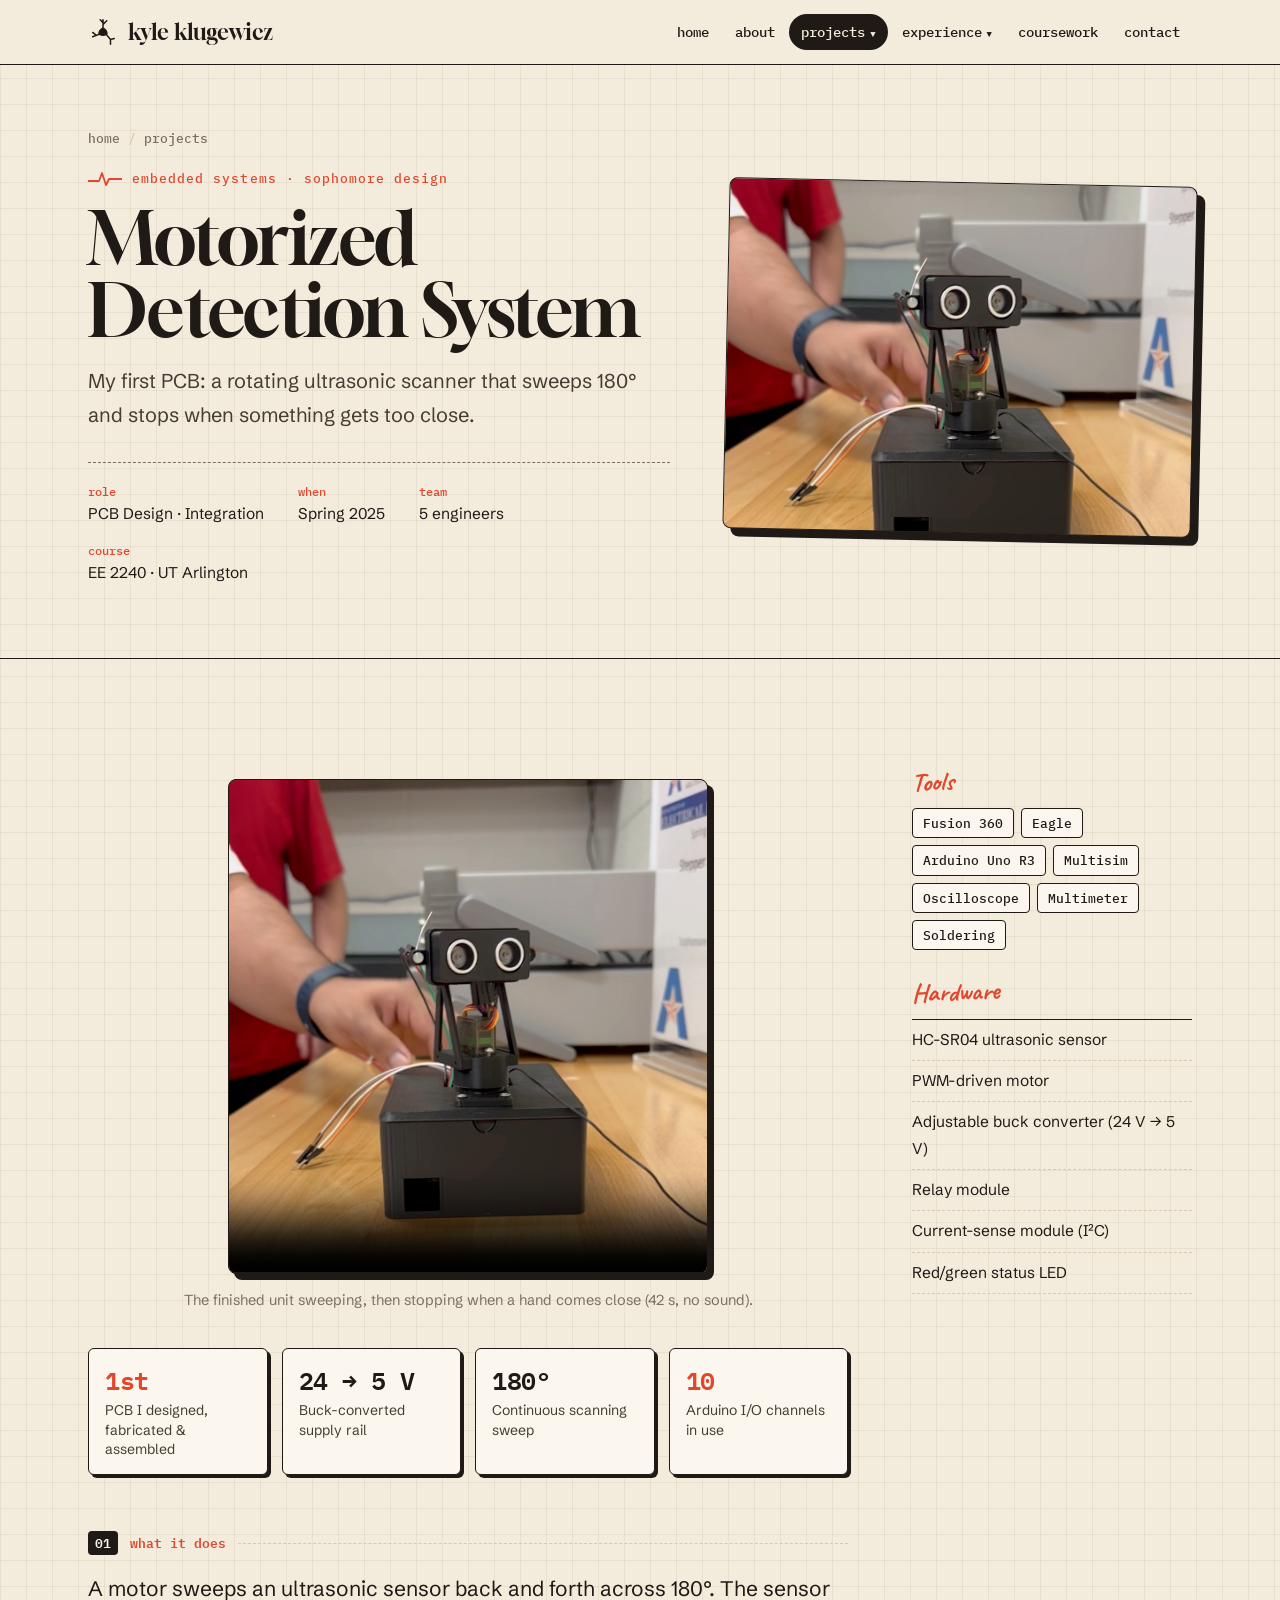
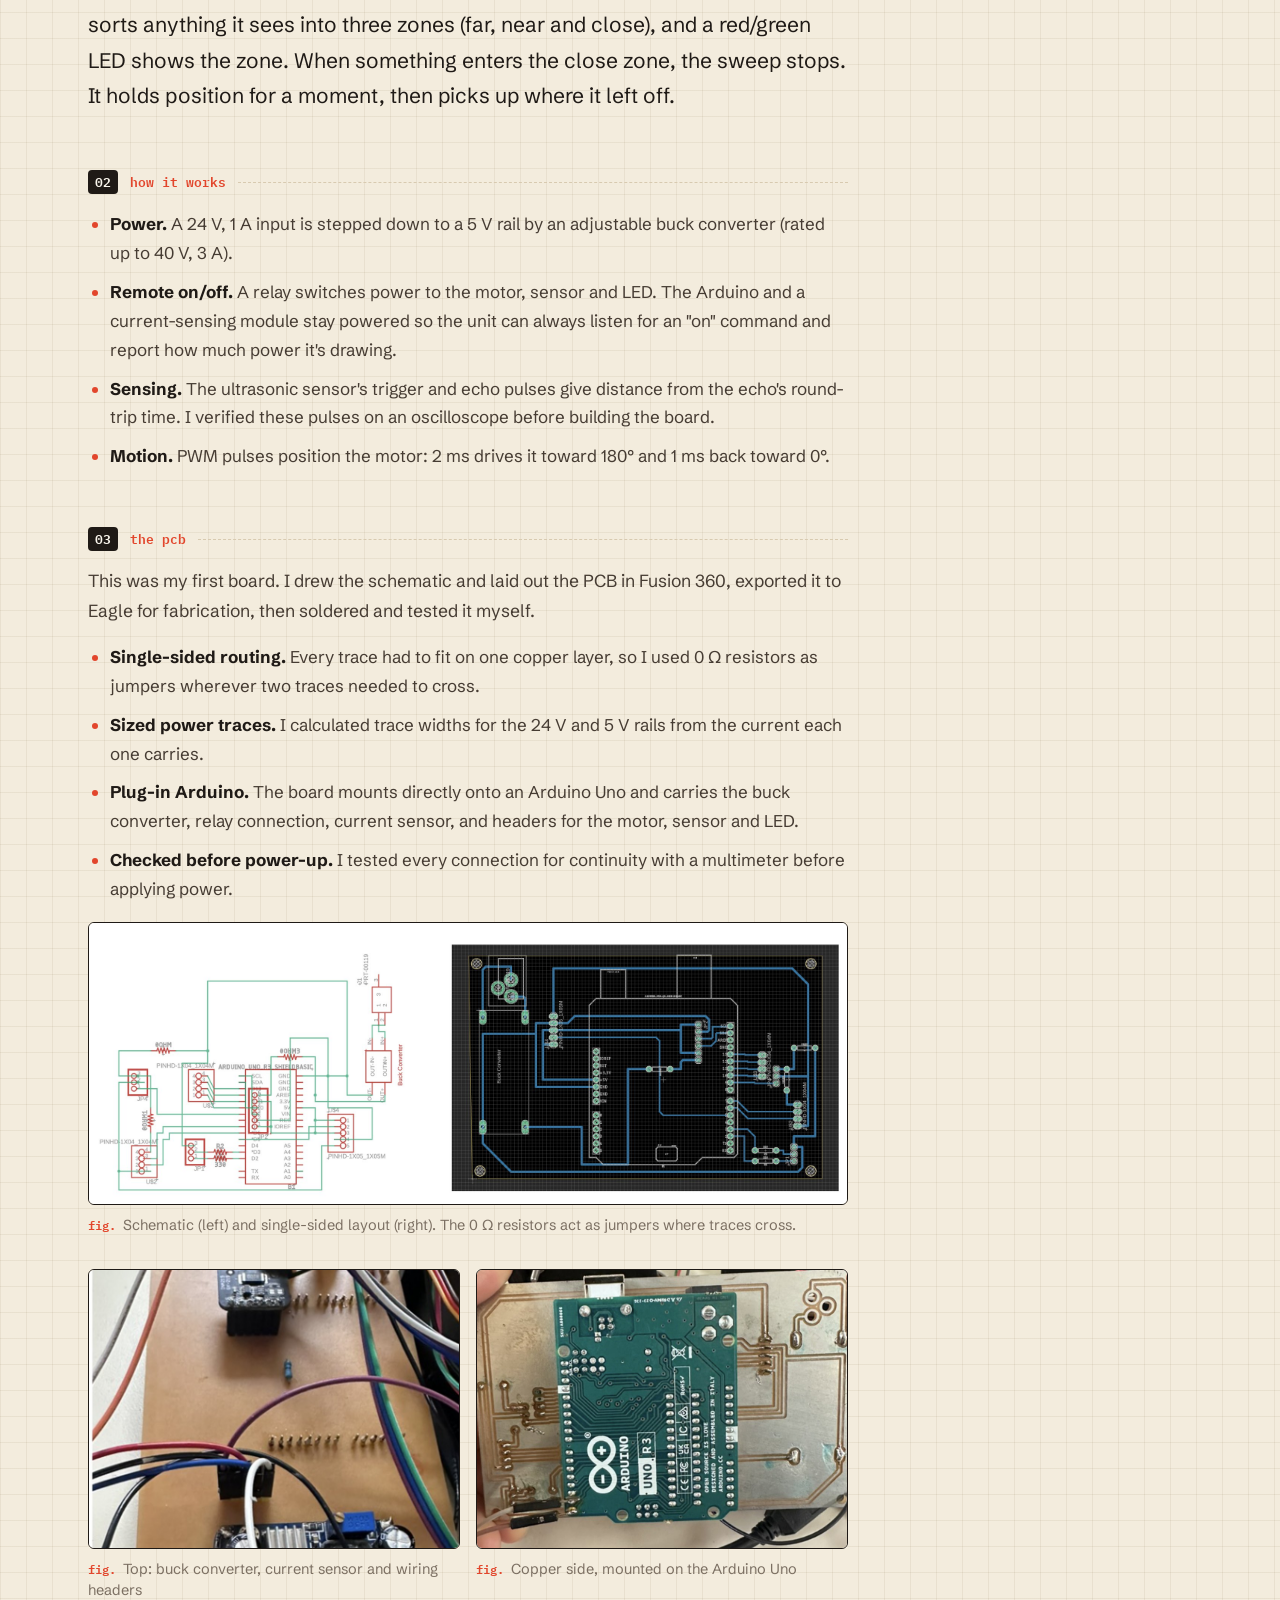
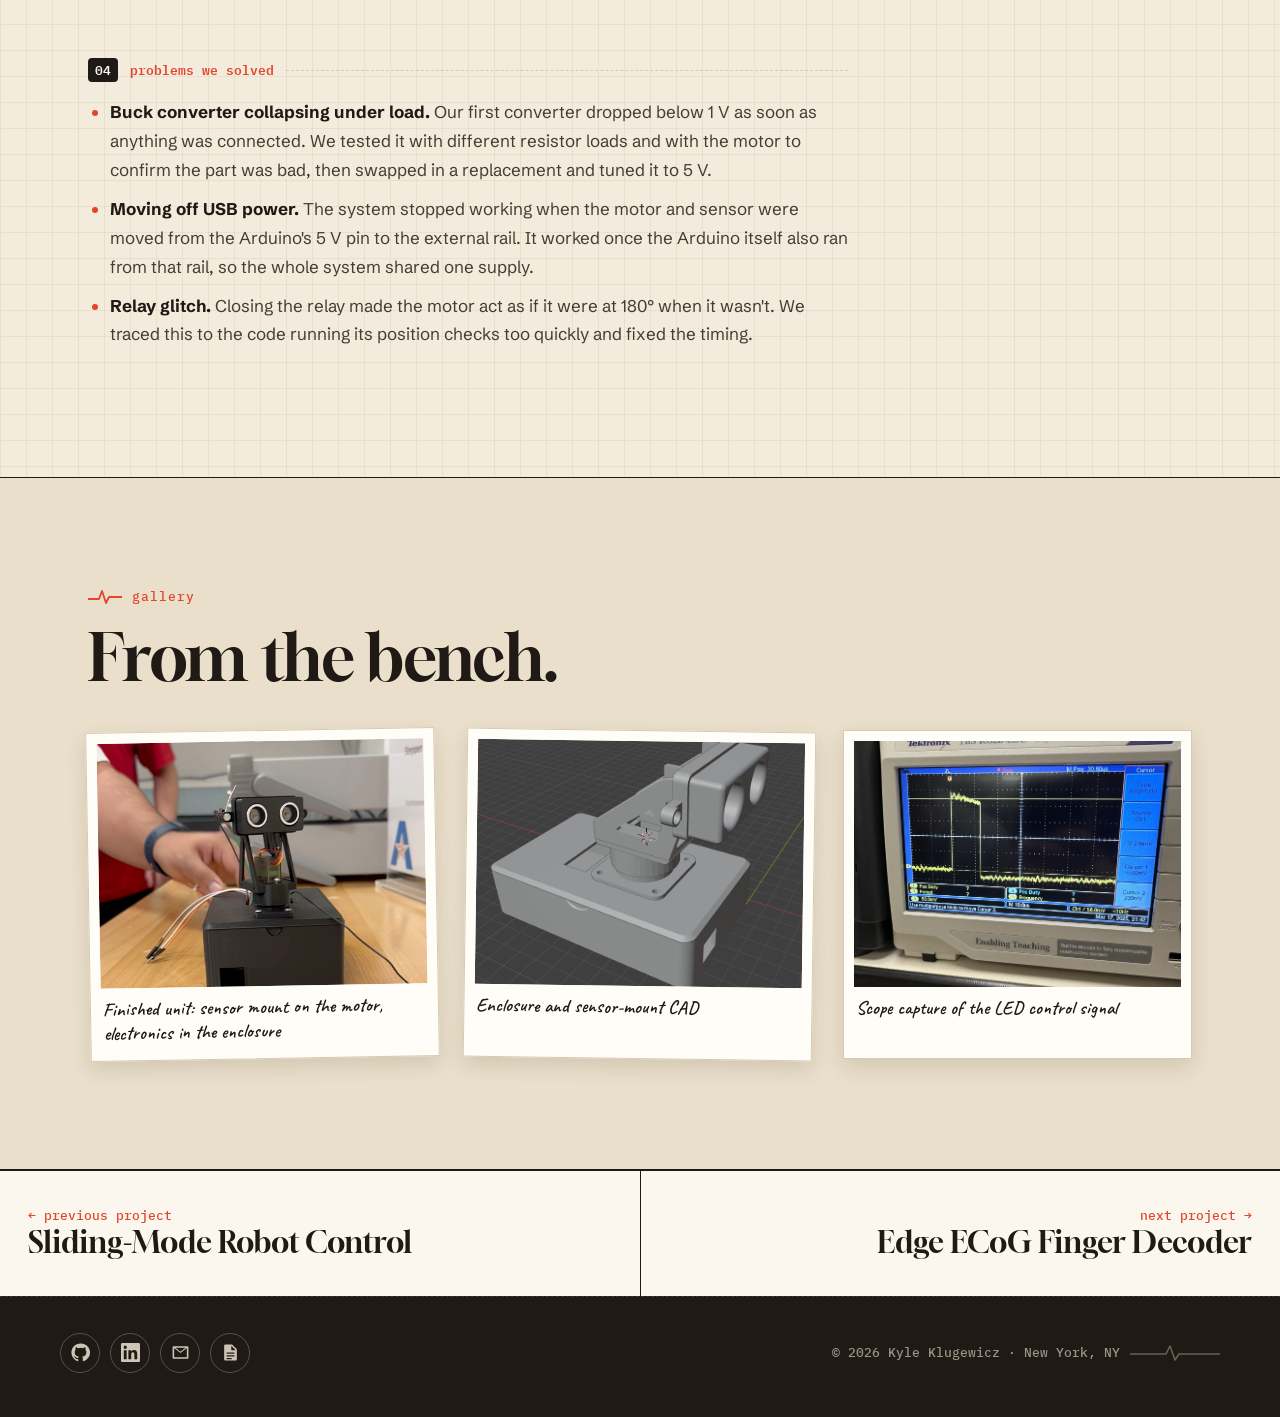
<file: projects/detection-system.html>
<!DOCTYPE html>
<html lang="en">
<head>
  <meta charset="UTF-8">
  <meta name="viewport" content="width=device-width, initial-scale=1.0">
  <meta name="theme-color" content="#f3ecdd">
  <title>Motorized Detection System · Kyle Klugewicz</title>
  <meta name="description" content="My first PCB: a rotating ultrasonic scanner that sweeps 180° and stops when an object gets close. Sophomore design project at UT Arlington.">
  <link rel="icon" href="../assets/favicon.svg">
  <link rel="preconnect" href="https://fonts.googleapis.com">
  <link rel="preconnect" href="https://fonts.gstatic.com" crossorigin>
  <link href="https://fonts.googleapis.com/css2?family=Schibsted+Grotesk:ital,wght@0,400;0,500;0,700;1,400&family=Caveat:wght@600;700&family=Gloock&family=IBM+Plex+Mono:wght@500;600&display=swap" rel="stylesheet">
  <link rel="stylesheet" href="../style.css">
</head>
<body data-root="../" data-page="detection-system">
  <div id="site-nav"></div>

  <header class="page-hero" style="--hero-img:url(../assets/img/detect-demo-poster.jpg); --hero-pos:50% 40%">
    <div class="row">
      <p class="crumbs"><a href="../index.html">Home</a><span>/</span><a href="../index.html#projects">Projects</a></p>
      <p class="eyebrow">Embedded Systems · Sophomore Design</p>
      <h1>Motorized Detection System</h1>
      <p class="subtitle">My first PCB: a rotating ultrasonic scanner that sweeps 180° and stops when something gets too close.</p>
      <ul class="facts">
        <li><strong>Role</strong>PCB Design · Integration</li>
        <li><strong>When</strong>Spring 2025</li>
        <li><strong>Team</strong>5 engineers</li>
        <li><strong>Course</strong>EE 2240 · UT Arlington</li>
      </ul>
    </div>
  </header>

  <section>
    <div class="row detail-body">
      <article class="prose">
        <figure class="video-fig" style="--video-max:480px">
          <video controls preload="none" playsinline poster="../assets/img/detect-demo-poster.jpg">
            <source src="../assets/video/detect-demo.mp4" type="video/mp4">
            Your browser can't play this video. <a href="../assets/video/detect-demo.mp4">Download it here.</a>
          </video>
          <figcaption>The finished unit sweeping, then stopping when a hand comes close (42 s, no sound).</figcaption>
        </figure>

        <ul class="metrics">
          <li><span class="num">1st</span><span class="lbl">PCB I designed, fabricated &amp; assembled</span></li>
          <li><span class="num">24 → 5 V</span><span class="lbl">Buck-converted supply rail</span></li>
          <li><span class="num">180°</span><span class="lbl">Continuous scanning sweep</span></li>
          <li><span class="num">10</span><span class="lbl">Arduino I/O channels in use</span></li>
        </ul>

        <h2>What it does</h2>
        <p class="lead">A motor sweeps an ultrasonic sensor back and forth across 180°. The sensor sorts anything
        it sees into three zones (far, near and close), and a red/green LED shows the zone. When something enters
        the close zone, the sweep stops. It holds position for a moment, then picks up where it left off.</p>

        <h2>How it works</h2>
        <ul>
          <li><strong>Power.</strong> A 24 V, 1 A input is stepped down to a 5 V rail by an adjustable buck converter (rated up to 40 V, 3 A).</li>
          <li><strong>Remote on/off.</strong> A relay switches power to the motor, sensor and LED. The Arduino and a current-sensing module stay powered so the unit can always listen for an "on" command and report how much power it's drawing.</li>
          <li><strong>Sensing.</strong> The ultrasonic sensor's trigger and echo pulses give distance from the echo's round-trip time. I verified these pulses on an oscilloscope before building the board.</li>
          <li><strong>Motion.</strong> PWM pulses position the motor: 2 ms drives it toward 180° and 1 ms back toward 0°.</li>
        </ul>

        <h2>The PCB</h2>
        <p>This was my first board. I drew the schematic and laid out the PCB in Fusion 360, exported it to
        Eagle for fabrication, then soldered and tested it myself.</p>
        <ul>
          <li><strong>Single-sided routing.</strong> Every trace had to fit on one copper layer, so I used 0 Ω resistors as jumpers wherever two traces needed to cross.</li>
          <li><strong>Sized power traces.</strong> I calculated trace widths for the 24 V and 5 V rails from the current each one carries.</li>
          <li><strong>Plug-in Arduino.</strong> The board mounts directly onto an Arduino Uno and carries the buck converter, relay connection, current sensor, and headers for the motor, sensor and LED.</li>
          <li><strong>Checked before power-up.</strong> I tested every connection for continuity with a multimeter before applying power.</li>
        </ul>
        <figure class="fig">
          <a class="zoom" href="../assets/img/detect-schematic-layout.jpg"><img src="../assets/img/detect-schematic-layout.jpg" alt="Schematic and single-sided PCB layout with Arduino shield footprint and buck converter" loading="lazy"></a>
          <figcaption>Schematic (left) and single-sided layout (right). The 0 Ω resistors act as jumpers where traces cross.</figcaption>
        </figure>
        <div class="fig-row" style="--cols:2; --ratio:4/3">
          <figure class="fig"><a class="zoom" href="../assets/img/detect-pcb-top.jpg"><img src="../assets/img/detect-pcb-top.jpg" alt="Top of the PCB with buck converter, current sensor, and headers" loading="lazy"></a><figcaption>Top: buck converter, current sensor and wiring headers</figcaption></figure>
          <figure class="fig"><a class="zoom" href="../assets/img/detect-pcb-bottom.jpg"><img src="../assets/img/detect-pcb-bottom.jpg" alt="Copper side of the PCB with the Arduino Uno mounted" loading="lazy"></a><figcaption>Copper side, mounted on the Arduino Uno</figcaption></figure>
        </div>

        <h2>Problems we solved</h2>
        <ul>
          <li><strong>Buck converter collapsing under load.</strong> Our first converter dropped below 1 V as soon as anything was connected. We tested it with different resistor loads and with the motor to confirm the part was bad, then swapped in a replacement and tuned it to 5 V.</li>
          <li><strong>Moving off USB power.</strong> The system stopped working when the motor and sensor were moved from the Arduino's 5 V pin to the external rail. It worked once the Arduino itself also ran from that rail, so the whole system shared one supply.</li>
          <li><strong>Relay glitch.</strong> Closing the relay made the motor act as if it were at 180° when it wasn't. We traced this to the code running its position checks too quickly and fixed the timing.</li>
        </ul>
      </article>

      <aside class="aside">
        <div class="aside-block"><h4>Tools</h4><ul class="chips light-chips"><li>Fusion 360</li><li>Eagle</li><li>Arduino Uno R3</li><li>Multisim</li><li>Oscilloscope</li><li>Multimeter</li><li>Soldering</li></ul></div>
        <div class="aside-block"><h4>Hardware</h4><ul class="plain"><li>HC-SR04 ultrasonic sensor</li><li>PWM-driven motor</li><li>Adjustable buck converter (24 V → 5 V)</li><li>Relay module</li><li>Current-sense module (I²C)</li><li>Red/green status LED</li></ul></div>
      </aside>
    </div>
  </section>

  <section class="gray">
    <div class="row">
      <div class="intro" style="margin-bottom:36px"><p class="eyebrow">Gallery</p><h2>From the bench.</h2></div>
      <div class="gallery">
        <figure><a href="../assets/img/detect-demo-poster.jpg"><img src="../assets/img/detect-demo-poster.jpg" alt="Finished detection system on the bench" loading="lazy"></a><figcaption>Finished unit: sensor mount on the motor, electronics in the enclosure</figcaption></figure>
        <figure><a href="../assets/img/detect-cad.jpg"><img src="../assets/img/detect-cad.jpg" alt="CAD model of the enclosure and sensor mount" loading="lazy"></a><figcaption>Enclosure and sensor-mount CAD</figcaption></figure>
        <figure><a href="../assets/img/detect-scope.jpg"><img src="../assets/img/detect-scope.jpg" alt="Oscilloscope capture of a control signal" loading="lazy" style="object-position:50% 45%"></a><figcaption>Scope capture of the LED control signal</figcaption></figure>
      </div>
    </div>
  </section>

  <div id="pager"></div>
  <div id="site-footer"></div>
  <script src="../site.js"></script>
</body>
</html>
</file>
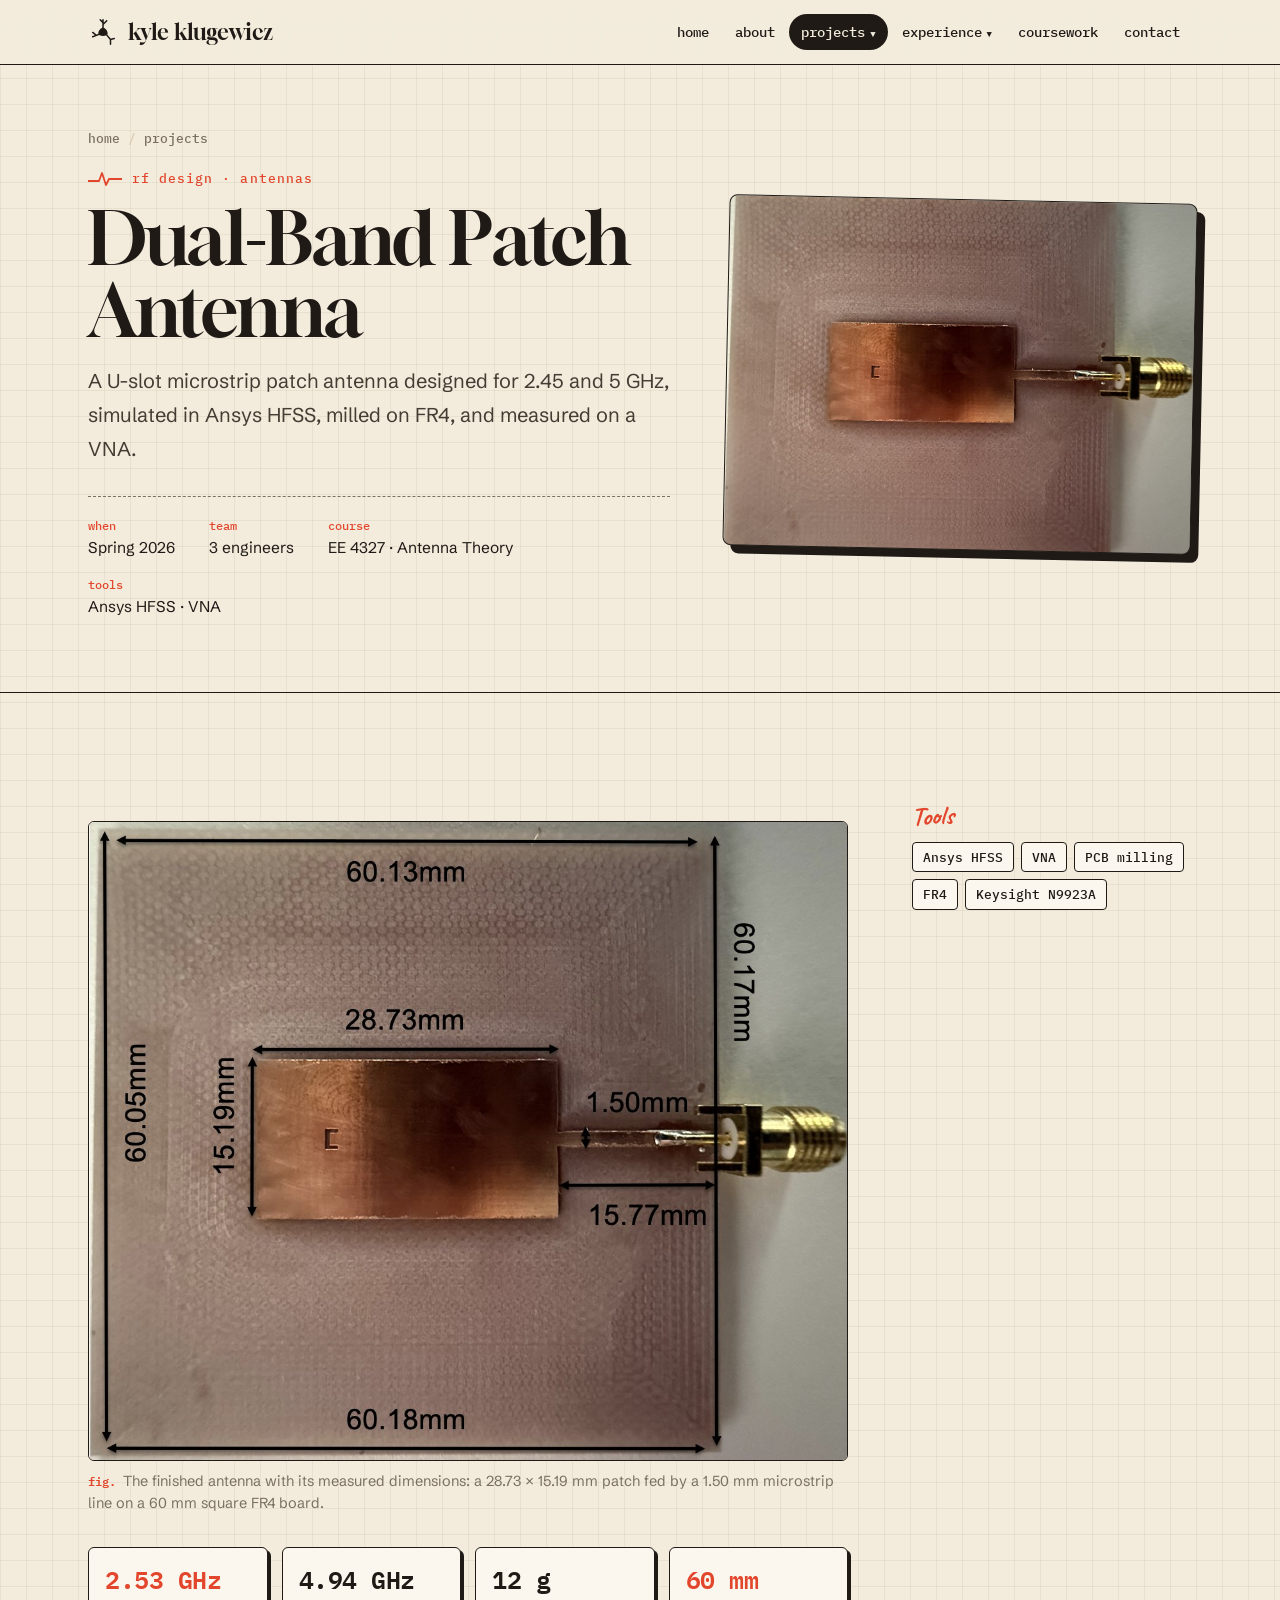
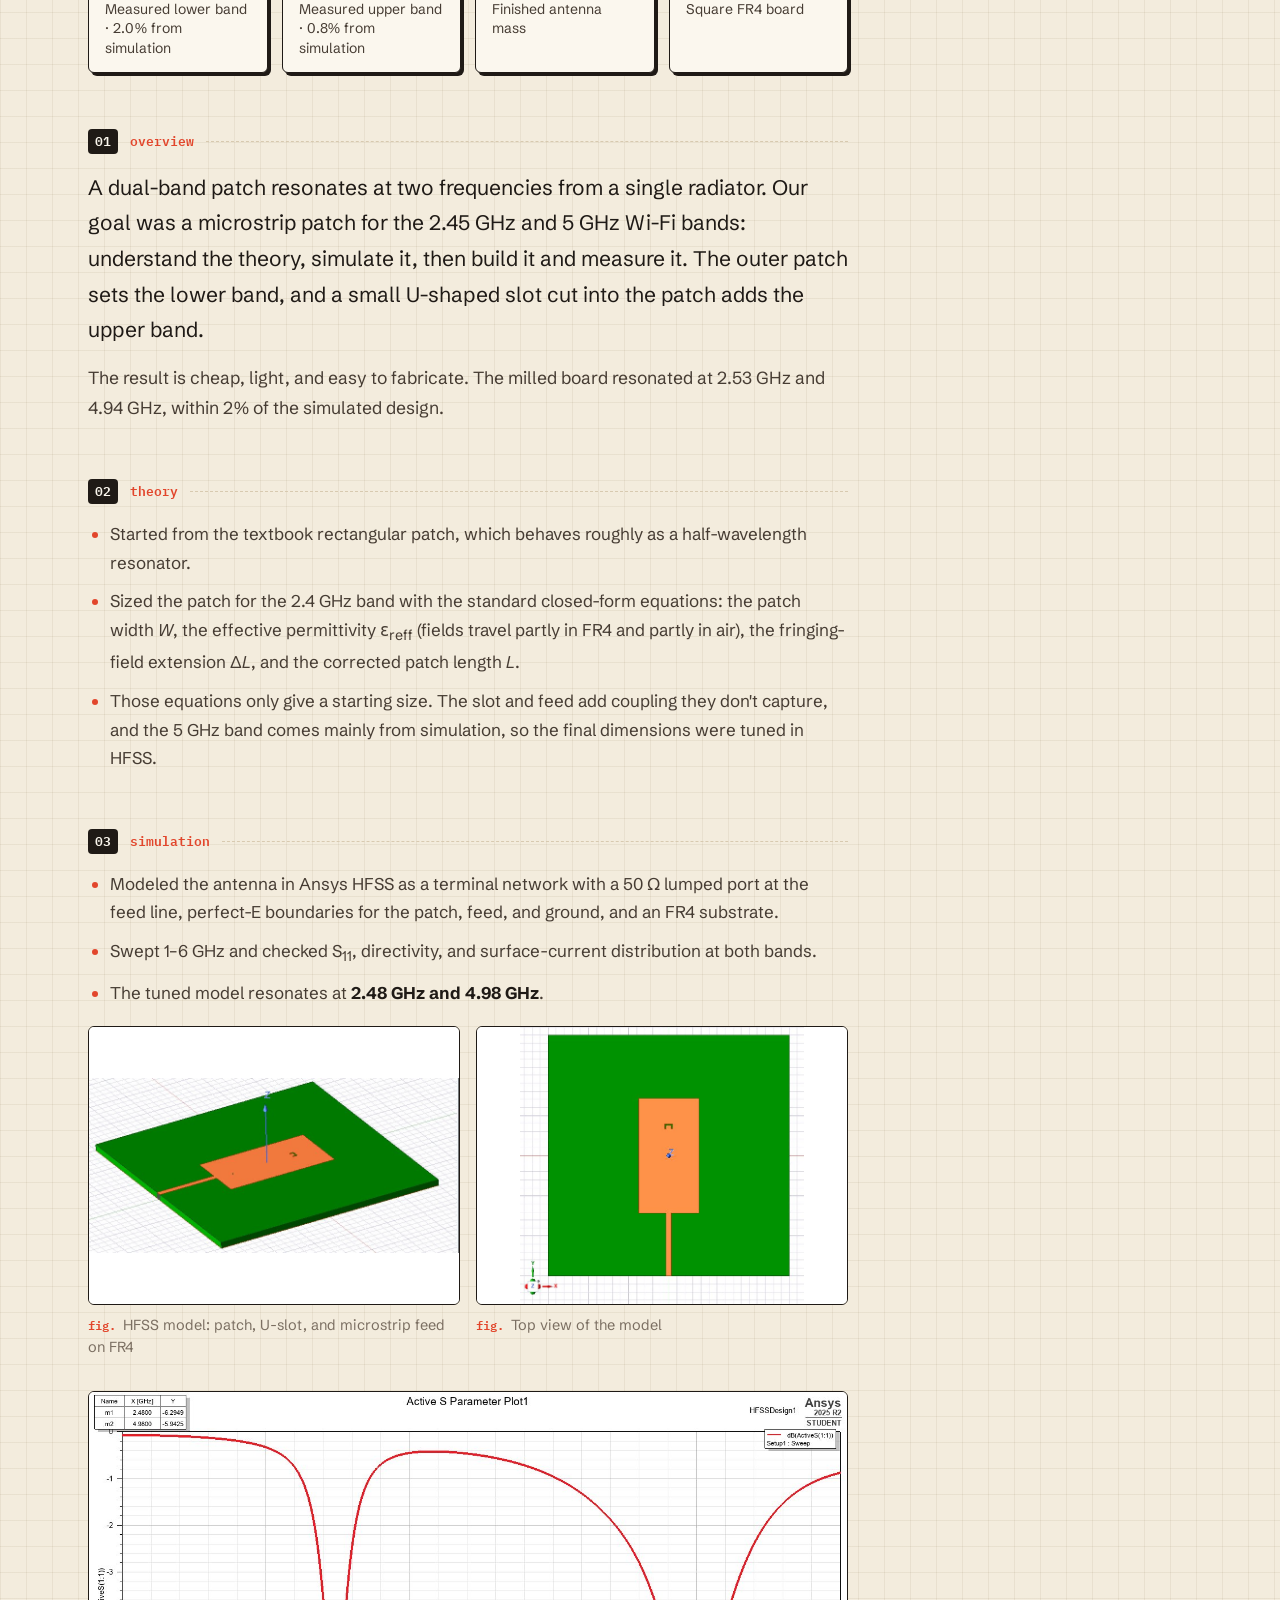
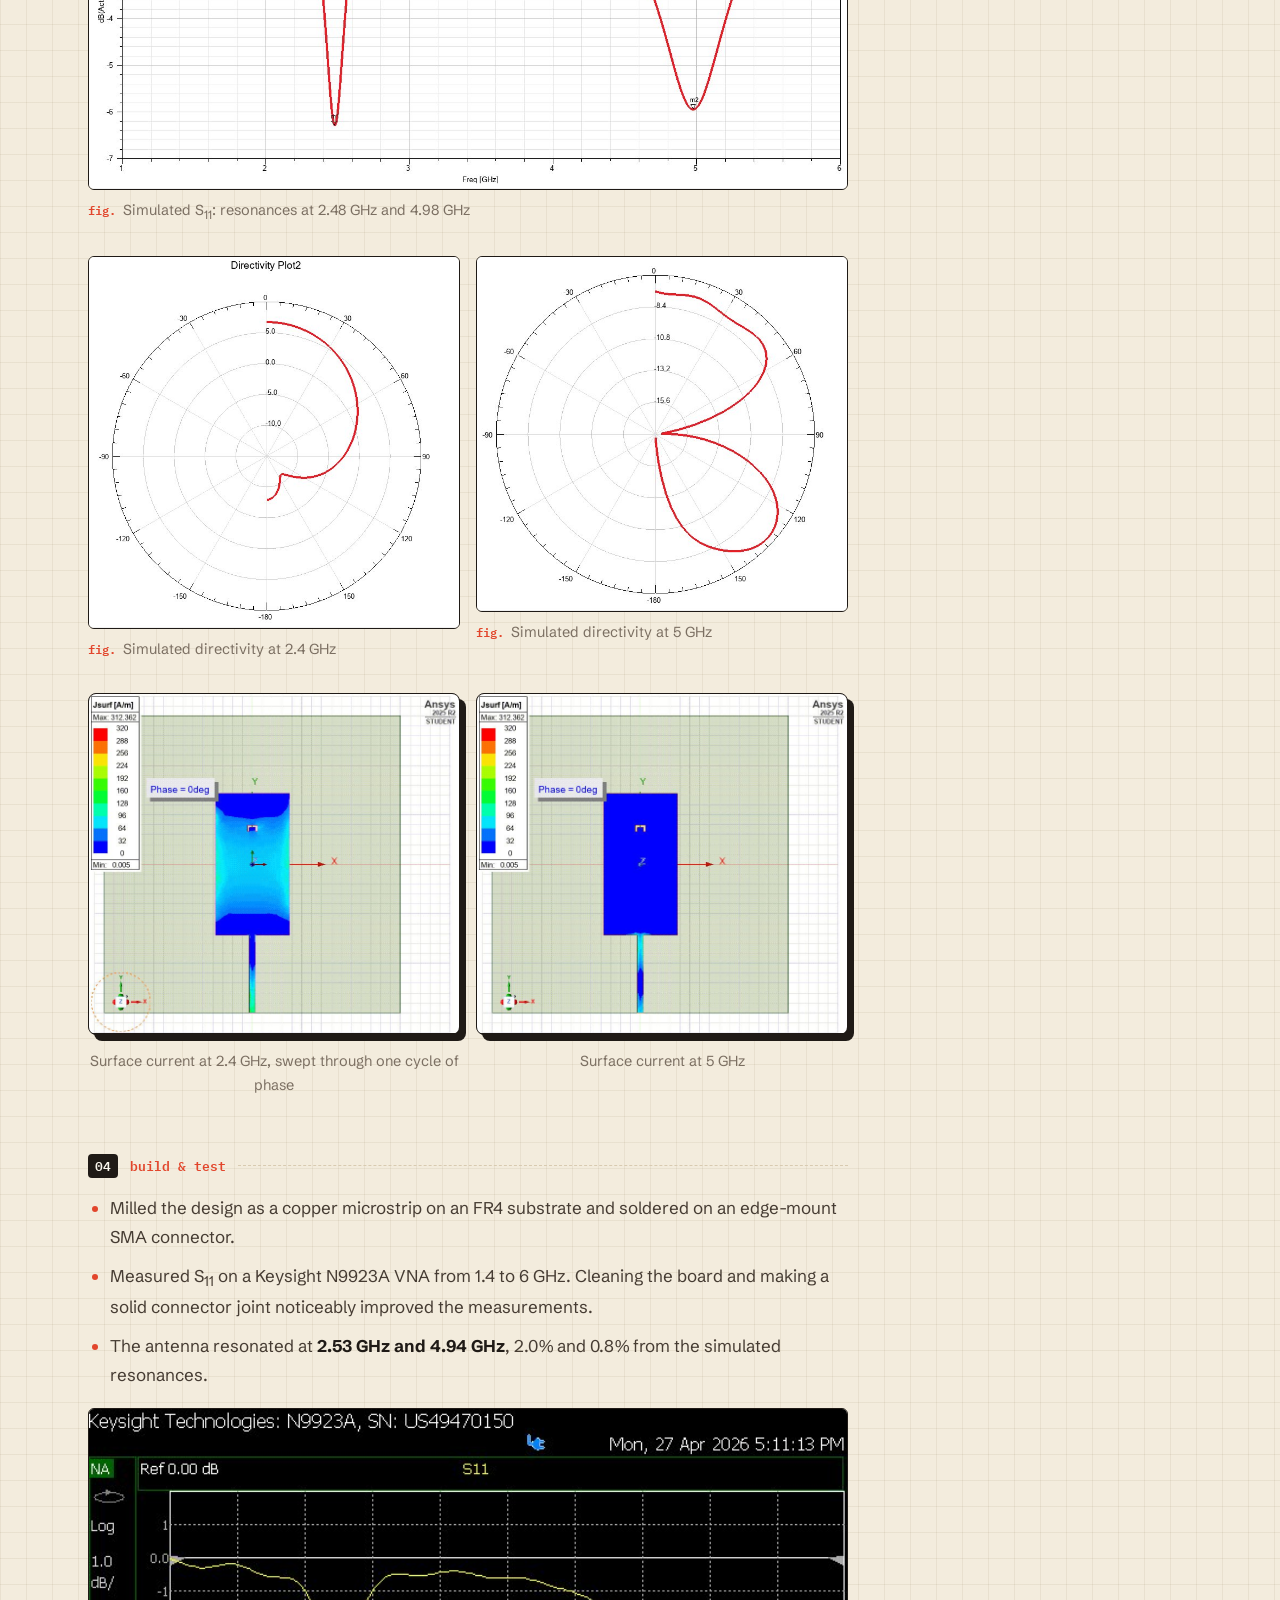
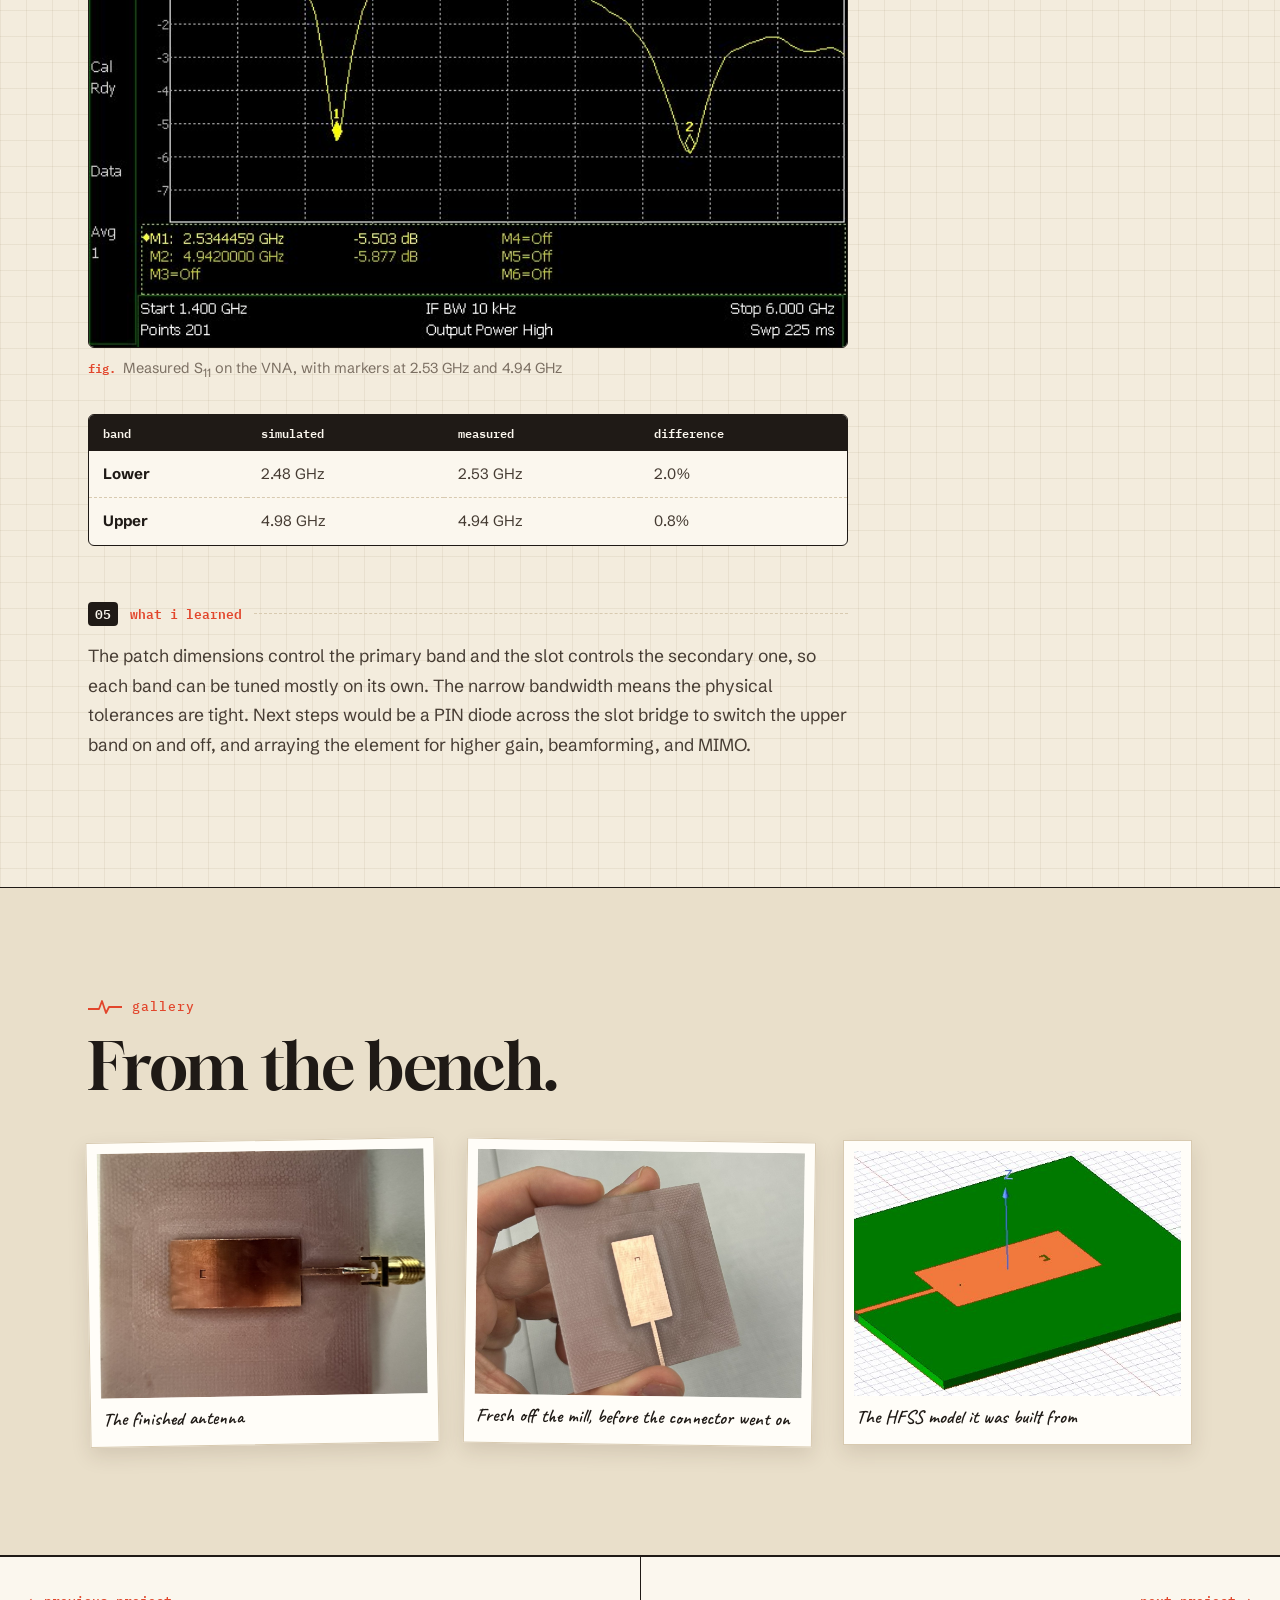
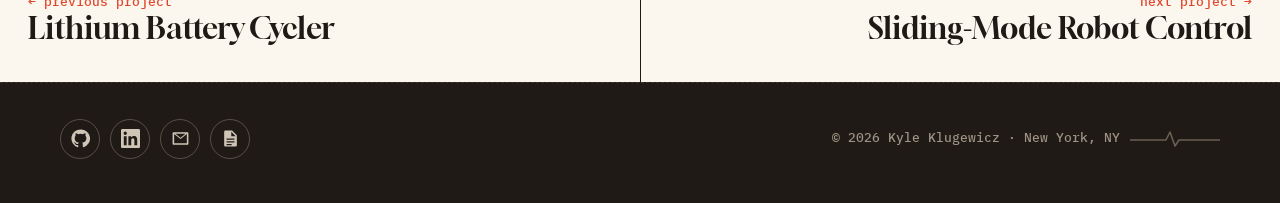
<file: projects/dual-band-antenna.html>
<!DOCTYPE html>
<html lang="en">
<head>
  <meta charset="UTF-8">
  <meta name="viewport" content="width=device-width, initial-scale=1.0">
  <meta name="theme-color" content="#f3ecdd">
  <title>Dual-Band Patch Antenna · Kyle Klugewicz</title>
  <meta name="description" content="A U-slot microstrip patch antenna designed for 2.45 and 5 GHz, simulated in Ansys HFSS, milled on FR4, and measured on a VNA.">
  <link rel="icon" href="../assets/favicon.svg">
  <link rel="preconnect" href="https://fonts.googleapis.com">
  <link rel="preconnect" href="https://fonts.gstatic.com" crossorigin>
  <link href="https://fonts.googleapis.com/css2?family=Schibsted+Grotesk:ital,wght@0,400;0,500;0,700;1,400&family=Caveat:wght@600;700&family=Gloock&family=IBM+Plex+Mono:wght@500;600&display=swap" rel="stylesheet">
  <link rel="stylesheet" href="../style.css">
</head>
<body data-root="../" data-page="dual-band-antenna">
  <div id="site-nav"></div>

  <header class="page-hero" style="--hero-img:url(../assets/img/antenna-built.jpg)">
    <div class="row">
      <p class="crumbs"><a href="../index.html">Home</a><span>/</span><a href="../index.html#projects">Projects</a></p>
      <p class="eyebrow">RF Design · Antennas</p>
      <h1>Dual-Band Patch Antenna</h1>
      <p class="subtitle">A U-slot microstrip patch antenna designed for 2.45 and 5 GHz, simulated in Ansys HFSS, milled on FR4, and measured on a VNA.</p>
      <ul class="facts"><li><strong>When</strong>Spring 2026</li><li><strong>Team</strong>3 engineers</li><li><strong>Course</strong>EE 4327 · Antenna Theory</li><li><strong>Tools</strong>Ansys HFSS · VNA</li></ul>
    </div>
  </header>

  <section>
    <div class="row detail-body">
      <article class="prose">
        <figure class="fig"><a href="../assets/img/antenna-dimensions.jpg"><img src="../assets/img/antenna-dimensions.jpg" alt="The finished antenna on its FR4 board, annotated with measured dimensions" loading="lazy"></a><figcaption>The finished antenna with its measured dimensions: a 28.73 × 15.19 mm patch fed by a 1.50 mm microstrip line on a 60 mm square FR4 board.</figcaption></figure>

        <ul class="metrics"><li><span class="num">2.53 GHz</span><span class="lbl">Measured lower band · 2.0% from simulation</span></li><li><span class="num">4.94 GHz</span><span class="lbl">Measured upper band · 0.8% from simulation</span></li><li><span class="num">12 g</span><span class="lbl">Finished antenna mass</span></li><li><span class="num">60 mm</span><span class="lbl">Square FR4 board</span></li></ul>
        <h2>Overview</h2>
<p class="lead">A dual-band patch resonates at two frequencies from a single radiator. Our goal was a microstrip patch
for the 2.45 GHz and 5 GHz Wi-Fi bands: understand the theory, simulate it, then build it and measure it. The outer
patch sets the lower band, and a small U-shaped slot cut into the patch adds the upper band.</p>
<p>The result is cheap, light, and easy to fabricate. The milled board resonated at 2.53 GHz and 4.94 GHz, within 2%
of the simulated design.</p>

<h2>Theory</h2>
<ul>
  <li>Started from the textbook rectangular patch, which behaves roughly as a half-wavelength resonator.</li>
  <li>Sized the patch for the 2.4 GHz band with the standard closed-form equations: the patch width <em>W</em>, the effective permittivity ε<sub>reff</sub> (fields travel partly in FR4 and partly in air), the fringing-field extension Δ<em>L</em>, and the corrected patch length <em>L</em>.</li>
  <li>Those equations only give a starting size. The slot and feed add coupling they don't capture, and the 5 GHz band comes mainly from simulation, so the final dimensions were tuned in HFSS.</li>
</ul>

<h2>Simulation</h2>
<ul>
  <li>Modeled the antenna in Ansys HFSS as a terminal network with a 50 Ω lumped port at the feed line, perfect-E boundaries for the patch, feed, and ground, and an FR4 substrate.</li>
  <li>Swept 1–6 GHz and checked S<sub>11</sub>, directivity, and surface-current distribution at both bands.</li>
  <li>The tuned model resonates at <strong>2.48 GHz and 4.98 GHz</strong>.</li>
</ul>
<div class="fig-row" style="--ratio:4/3">
  <figure class="fig"><a href="../assets/img/antenna-hfss-3d.jpg"><img src="../assets/img/antenna-hfss-3d.jpg" alt="3D HFSS model of the patch, slot, and feed line on the FR4 board" loading="lazy" style="object-fit:contain;background:#fff"></a><figcaption>HFSS model: patch, U-slot, and microstrip feed on FR4</figcaption></figure>
  <figure class="fig"><a href="../assets/img/antenna-hfss-top.jpg"><img src="../assets/img/antenna-hfss-top.jpg" alt="Top view of the HFSS model" loading="lazy" style="object-fit:contain;background:#fff"></a><figcaption>Top view of the model</figcaption></figure>
</div>
<figure class="fig"><a href="../assets/img/antenna-sim-s11.jpg"><img src="../assets/img/antenna-sim-s11.jpg" alt="Simulated S11 from 1 to 6 GHz with dips at 2.48 and 4.98 GHz" loading="lazy"></a><figcaption>Simulated S<sub>11</sub>: resonances at 2.48 GHz and 4.98 GHz</figcaption></figure>
<div class="fig-row">
  <figure class="fig"><a href="../assets/img/antenna-dir-2g4.jpg"><img src="../assets/img/antenna-dir-2g4.jpg" alt="Simulated directivity pattern at 2.4 GHz" loading="lazy"></a><figcaption>Simulated directivity at 2.4 GHz</figcaption></figure>
  <figure class="fig"><a href="../assets/img/antenna-dir-5g.jpg"><img src="../assets/img/antenna-dir-5g.jpg" alt="Simulated directivity pattern at 5 GHz" loading="lazy"></a><figcaption>Simulated directivity at 5 GHz</figcaption></figure>
</div>
<div class="fig-row">
  <figure class="video-fig" style="margin:0">
    <video autoplay loop muted playsinline preload="metadata" poster="../assets/img/antenna-current-2g4-poster.jpg">
      <source src="../assets/video/antenna-current-2g4.mp4" type="video/mp4">
    </video>
    <figcaption>Surface current at 2.4 GHz, swept through one cycle of phase</figcaption>
  </figure>
  <figure class="video-fig" style="margin:0">
    <video autoplay loop muted playsinline preload="metadata" poster="../assets/img/antenna-current-5g-poster.jpg">
      <source src="../assets/video/antenna-current-5g.mp4" type="video/mp4">
    </video>
    <figcaption>Surface current at 5 GHz</figcaption>
  </figure>
</div>

<h2>Build &amp; test</h2>
<ul>
  <li>Milled the design as a copper microstrip on an FR4 substrate and soldered on an edge-mount SMA connector.</li>
  <li>Measured S<sub>11</sub> on a Keysight N9923A VNA from 1.4 to 6 GHz. Cleaning the board and making a solid connector joint noticeably improved the measurements.</li>
  <li>The antenna resonated at <strong>2.53 GHz and 4.94 GHz</strong>, 2.0% and 0.8% from the simulated resonances.</li>
</ul>
<figure class="fig"><a href="../assets/img/antenna-vna-s11.jpg"><img src="../assets/img/antenna-vna-s11.jpg" alt="VNA S11 trace with markers at 2.53 and 4.94 GHz" loading="lazy"></a><figcaption>Measured S<sub>11</sub> on the VNA, with markers at 2.53 GHz and 4.94 GHz</figcaption></figure>
<div class="table-wrap">
  <table class="data-table">
    <thead><tr><th>Band</th><th>Simulated</th><th>Measured</th><th>Difference</th></tr></thead>
    <tbody>
      <tr><td>Lower</td><td>2.48 GHz</td><td>2.53 GHz</td><td>2.0%</td></tr>
      <tr><td>Upper</td><td>4.98 GHz</td><td>4.94 GHz</td><td>0.8%</td></tr>
    </tbody>
  </table>
</div>

<h2>What I learned</h2>
<p>The patch dimensions control the primary band and the slot controls the secondary one, so each band can be tuned
mostly on its own. The narrow bandwidth means the physical tolerances are tight. Next steps would be a PIN diode across
the slot bridge to switch the upper band on and off, and arraying the element for higher gain, beamforming, and MIMO.</p>
      </article>
      <aside class="aside"><div class="aside-block"><h4>Tools</h4><ul class="chips light-chips"><li>Ansys HFSS</li><li>VNA</li><li>PCB milling</li><li>FR4</li><li>Keysight N9923A</li></ul></div></aside>
    </div>
  </section>

  <section class="gray">
    <div class="row">
      <div class="intro" style="margin-bottom:36px"><p class="eyebrow">Gallery</p><h2>From the bench.</h2></div>
      <div class="gallery"><figure><a href="../assets/img/antenna-built.jpg"><img src="../assets/img/antenna-built.jpg" alt="The finished dual-band patch antenna with its SMA connector" loading="lazy"></a><figcaption>The finished antenna</figcaption></figure><figure><a href="../assets/img/antenna-in-hand.jpg"><img src="../assets/img/antenna-in-hand.jpg" alt="The milled board held in hand before the connector was attached" loading="lazy"></a><figcaption>Fresh off the mill, before the connector went on</figcaption></figure><figure><a href="../assets/img/antenna-hfss-3d.jpg"><img src="../assets/img/antenna-hfss-3d.jpg" alt="HFSS model of the antenna" loading="lazy"></a><figcaption>The HFSS model it was built from</figcaption></figure></div>
    </div>
  </section>
  <div id="pager"></div>
  <div id="site-footer"></div>
  <script src="../site.js"></script>
</body>
</html>
</file>
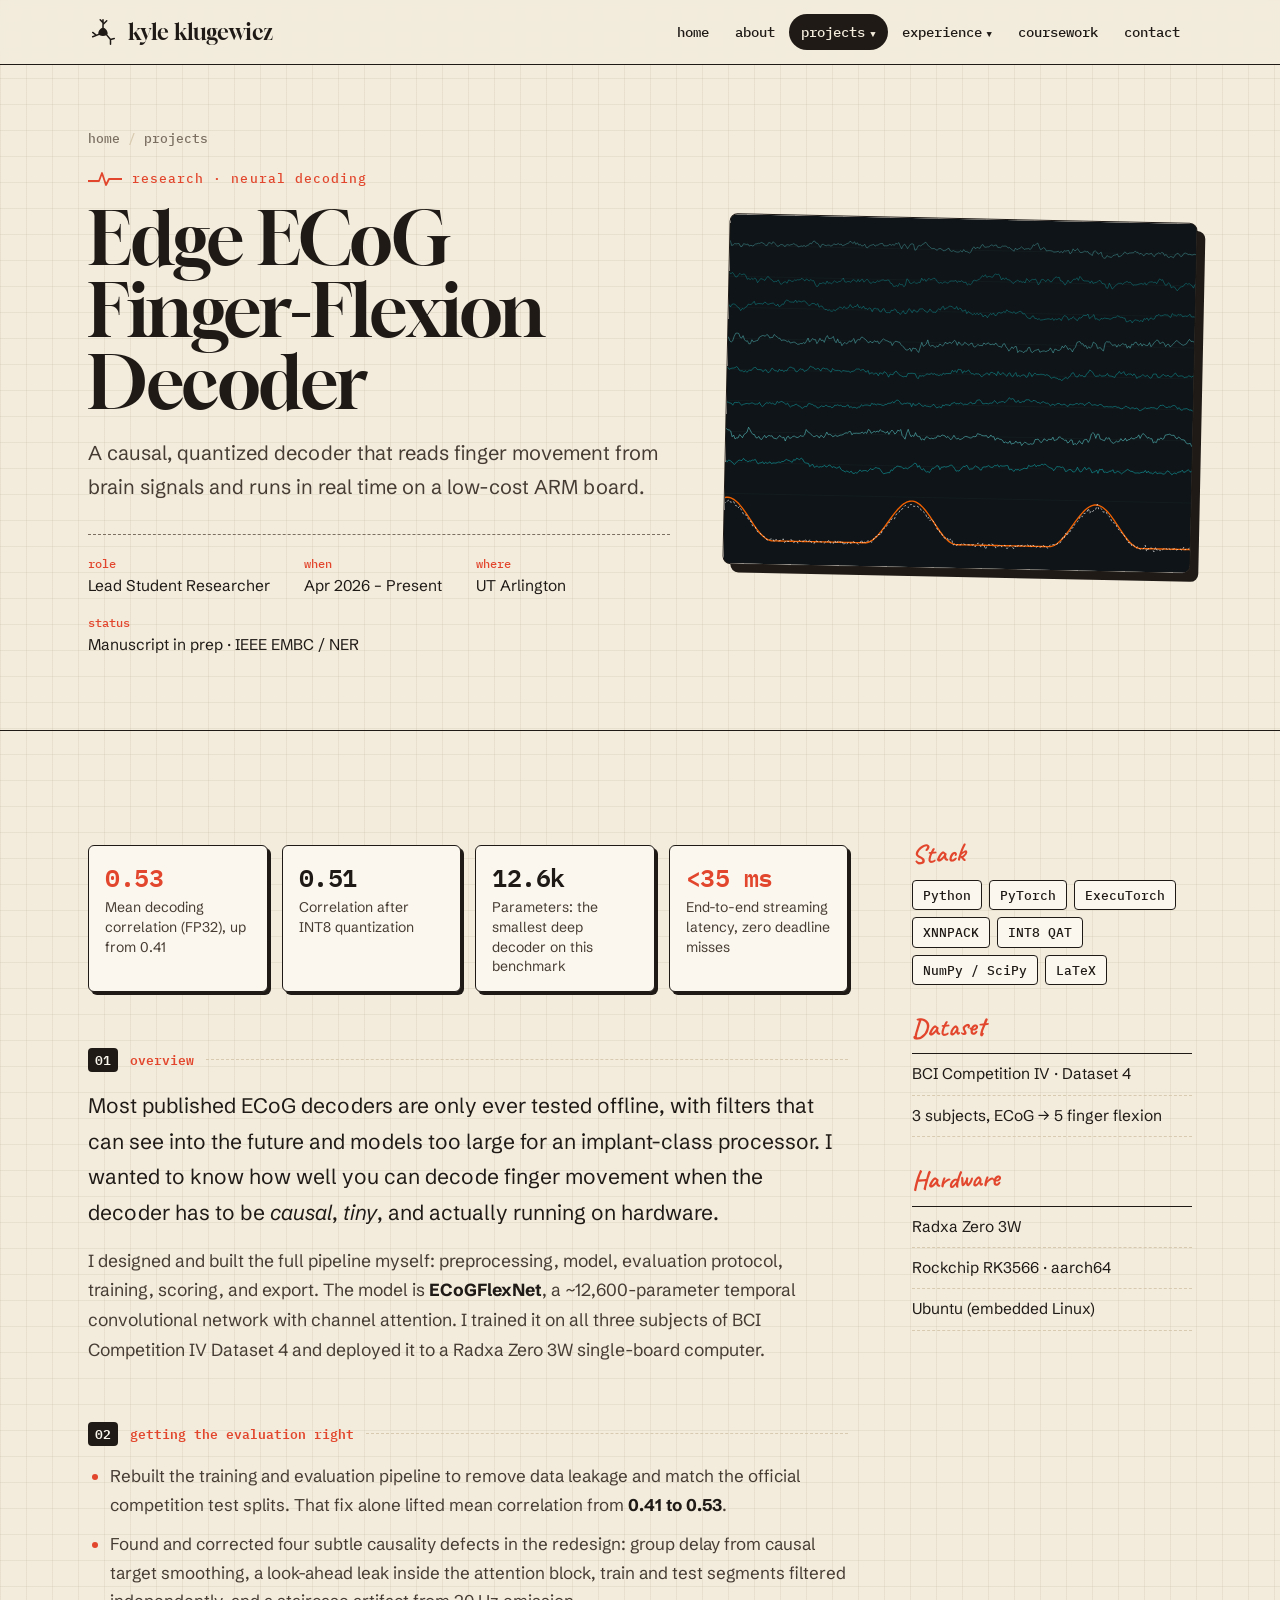
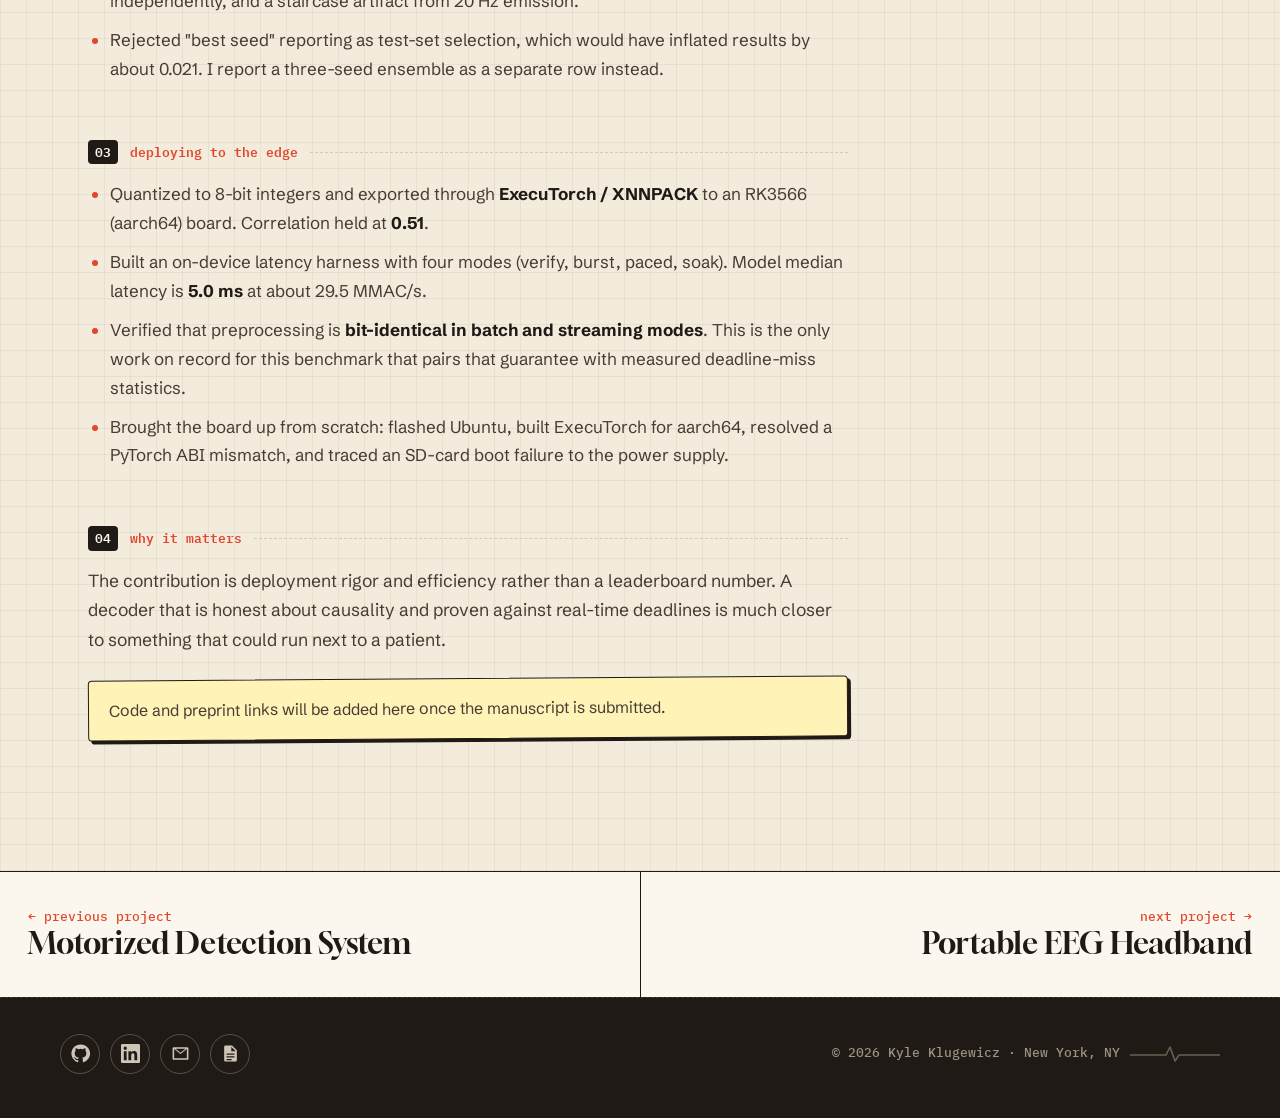
<file: projects/ecog-decoder.html>
<!DOCTYPE html>
<html lang="en">
<head>
  <meta charset="UTF-8">
  <meta name="viewport" content="width=device-width, initial-scale=1.0">
  <meta name="theme-color" content="#f3ecdd">
  <title>Edge ECoG Finger-Flexion Decoder · Kyle Klugewicz</title>
  <meta name="description" content="A causal, quantized decoder that reads finger movement from brain signals and runs in real time on a low-cost ARM board.">
  <link rel="icon" href="../assets/favicon.svg">
  <link rel="preconnect" href="https://fonts.googleapis.com">
  <link rel="preconnect" href="https://fonts.gstatic.com" crossorigin>
  <link href="https://fonts.googleapis.com/css2?family=Schibsted+Grotesk:ital,wght@0,400;0,500;0,700;1,400&family=Caveat:wght@600;700&family=Gloock&family=IBM+Plex+Mono:wght@500;600&display=swap" rel="stylesheet">
  <link rel="stylesheet" href="../style.css">
</head>
<body data-root="../" data-page="ecog-decoder">
  <div id="site-nav"></div>

  <header class="page-hero" style="--hero-img:url(../assets/img/ecog.svg)">
    <div class="row">
      <p class="crumbs"><a href="../index.html">Home</a><span>/</span><a href="../index.html#projects">Projects</a></p>
      <p class="eyebrow">Research · Neural Decoding</p>
      <h1>Edge ECoG Finger-Flexion Decoder</h1>
      <p class="subtitle">A causal, quantized decoder that reads finger movement from brain signals and runs in real time on a low-cost ARM board.</p>
      <ul class="facts"><li><strong>Role</strong>Lead Student Researcher</li><li><strong>When</strong>Apr 2026 – Present</li><li><strong>Where</strong>UT Arlington</li><li><strong>Status</strong>Manuscript in prep · IEEE EMBC / NER</li></ul>
    </div>
  </header>

  <section>
    <div class="row detail-body">
      <article class="prose">
        <ul class="metrics"><li><span class="num">0.53</span><span class="lbl">Mean decoding correlation (FP32), up from 0.41</span></li><li><span class="num">0.51</span><span class="lbl">Correlation after INT8 quantization</span></li><li><span class="num">12.6k</span><span class="lbl">Parameters: the smallest deep decoder on this benchmark</span></li><li><span class="num"><35 ms</span><span class="lbl">End-to-end streaming latency, zero deadline misses</span></li></ul>
        <h2>Overview</h2>
<p class="lead">Most published ECoG decoders are only ever tested offline, with filters that can see into the
future and models too large for an implant-class processor. I wanted to know how well you can decode
finger movement when the decoder has to be <em>causal</em>, <em>tiny</em>, and actually running on hardware.</p>
<p>I designed and built the full pipeline myself: preprocessing, model, evaluation protocol, training, scoring,
and export. The model is <strong>ECoGFlexNet</strong>, a ~12,600-parameter temporal convolutional network with
channel attention. I trained it on all three subjects of BCI Competition IV Dataset 4 and deployed it to a
Radxa Zero 3W single-board computer.</p>

<h2>Getting the evaluation right</h2>
<ul>
  <li>Rebuilt the training and evaluation pipeline to remove data leakage and match the official competition test splits. That fix alone lifted mean correlation from <strong>0.41 to 0.53</strong>.</li>
  <li>Found and corrected four subtle causality defects in the redesign: group delay from causal target smoothing, a look-ahead leak inside the attention block, train and test segments filtered independently, and a staircase artifact from 20 Hz emission.</li>
  <li>Rejected "best seed" reporting as test-set selection, which would have inflated results by about 0.021. I report a three-seed ensemble as a separate row instead.</li>
</ul>

<h2>Deploying to the edge</h2>
<ul>
  <li>Quantized to 8-bit integers and exported through <strong>ExecuTorch / XNNPACK</strong> to an RK3566 (aarch64) board. Correlation held at <strong>0.51</strong>.</li>
  <li>Built an on-device latency harness with four modes (verify, burst, paced, soak). Model median latency is <strong>5.0 ms</strong> at about 29.5 MMAC/s.</li>
  <li>Verified that preprocessing is <strong>bit-identical in batch and streaming modes</strong>. This is the only work on record for this benchmark that pairs that guarantee with measured deadline-miss statistics.</li>
  <li>Brought the board up from scratch: flashed Ubuntu, built ExecuTorch for aarch64, resolved a PyTorch ABI mismatch, and traced an SD-card boot failure to the power supply.</li>
</ul>

<h2>Why it matters</h2>
<p>The contribution is deployment rigor and efficiency rather than a leaderboard number. A decoder that is honest
about causality and proven against real-time deadlines is much closer to something that could run next to a
patient.</p>
<div class="callout">Code and preprint links will be added here once the manuscript is submitted.</div>
      </article>
      <aside class="aside"><div class="aside-block"><h4>Stack</h4><ul class="chips light-chips"><li>Python</li><li>PyTorch</li><li>ExecuTorch</li><li>XNNPACK</li><li>INT8 QAT</li><li>NumPy / SciPy</li><li>LaTeX</li></ul></div><div class="aside-block"><h4>Dataset</h4><ul class="plain"><li>BCI Competition IV · Dataset 4</li><li>3 subjects, ECoG → 5 finger flexion</li></ul></div><div class="aside-block"><h4>Hardware</h4><ul class="plain"><li>Radxa Zero 3W</li><li>Rockchip RK3566 · aarch64</li><li>Ubuntu (embedded Linux)</li></ul></div></aside>
    </div>
  </section>

  <div id="pager"></div>
  <div id="site-footer"></div>
  <script src="../site.js"></script>
</body>
</html>
</file>
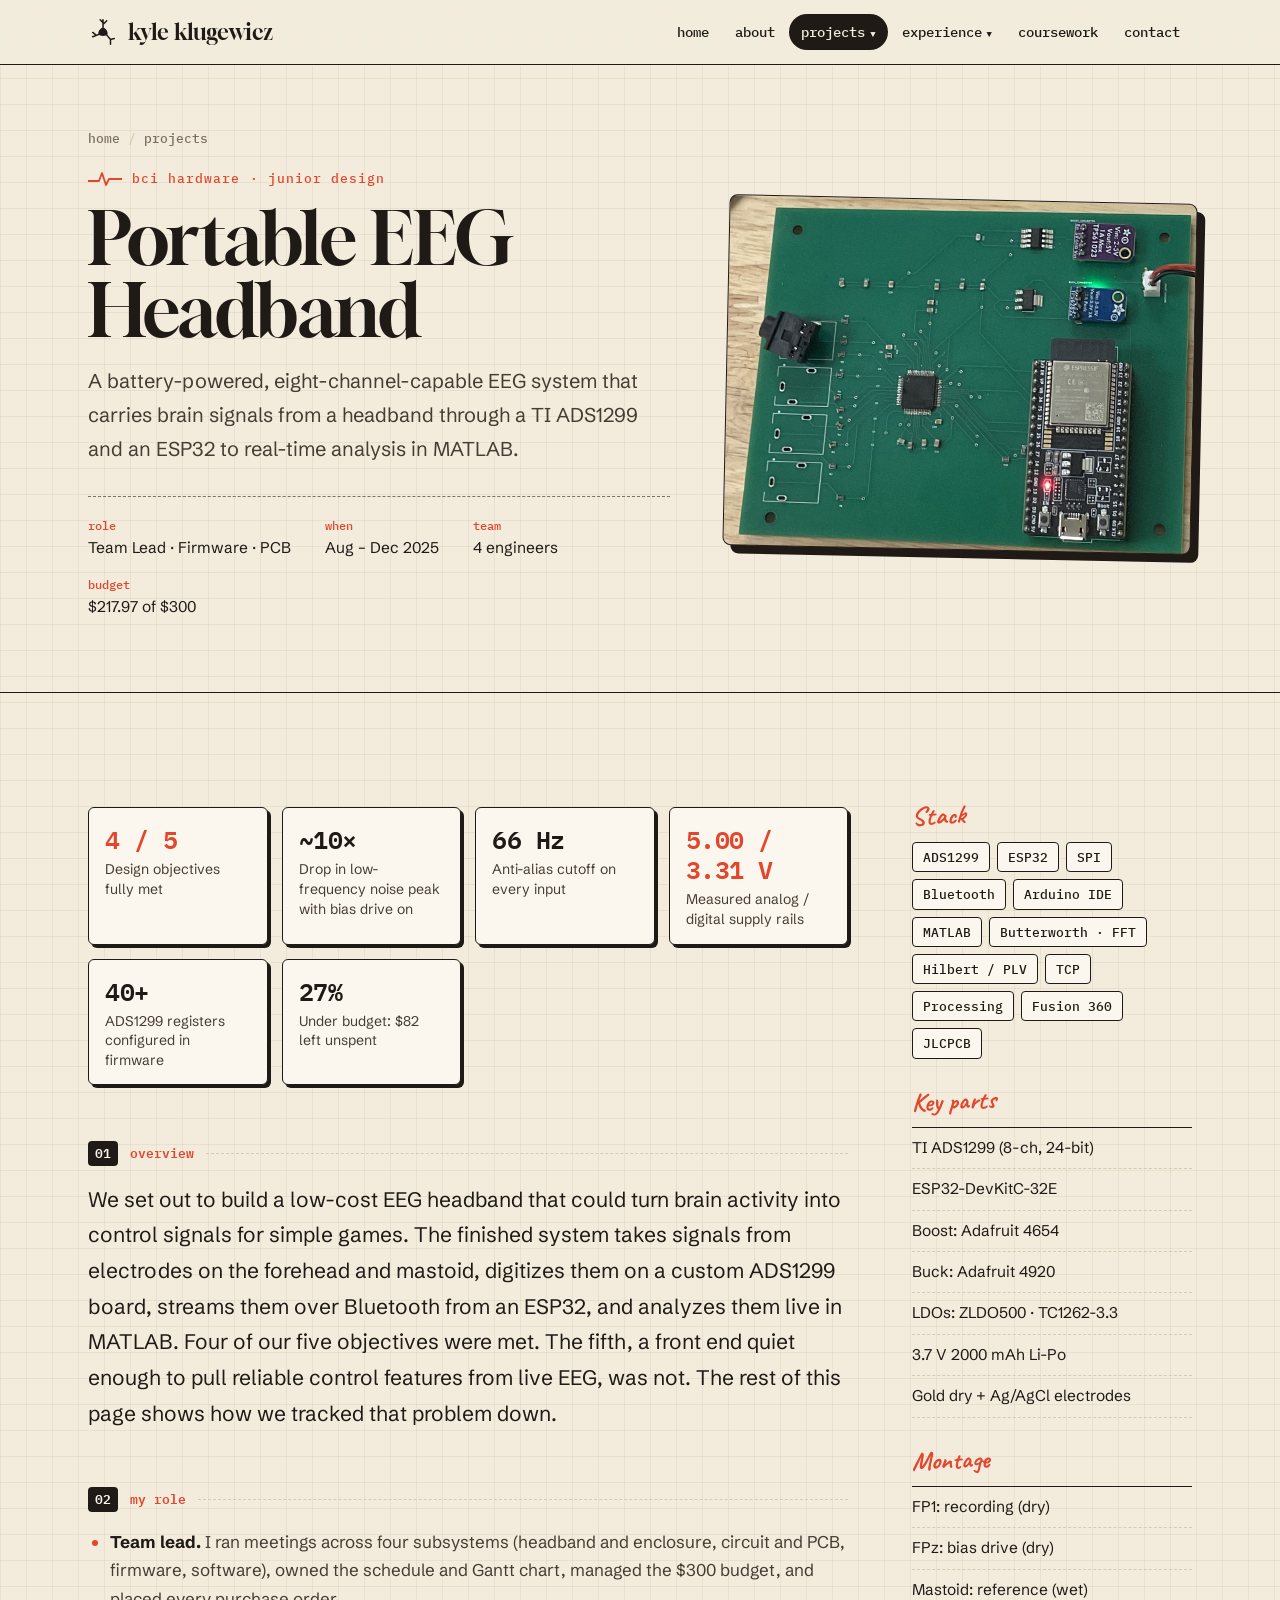
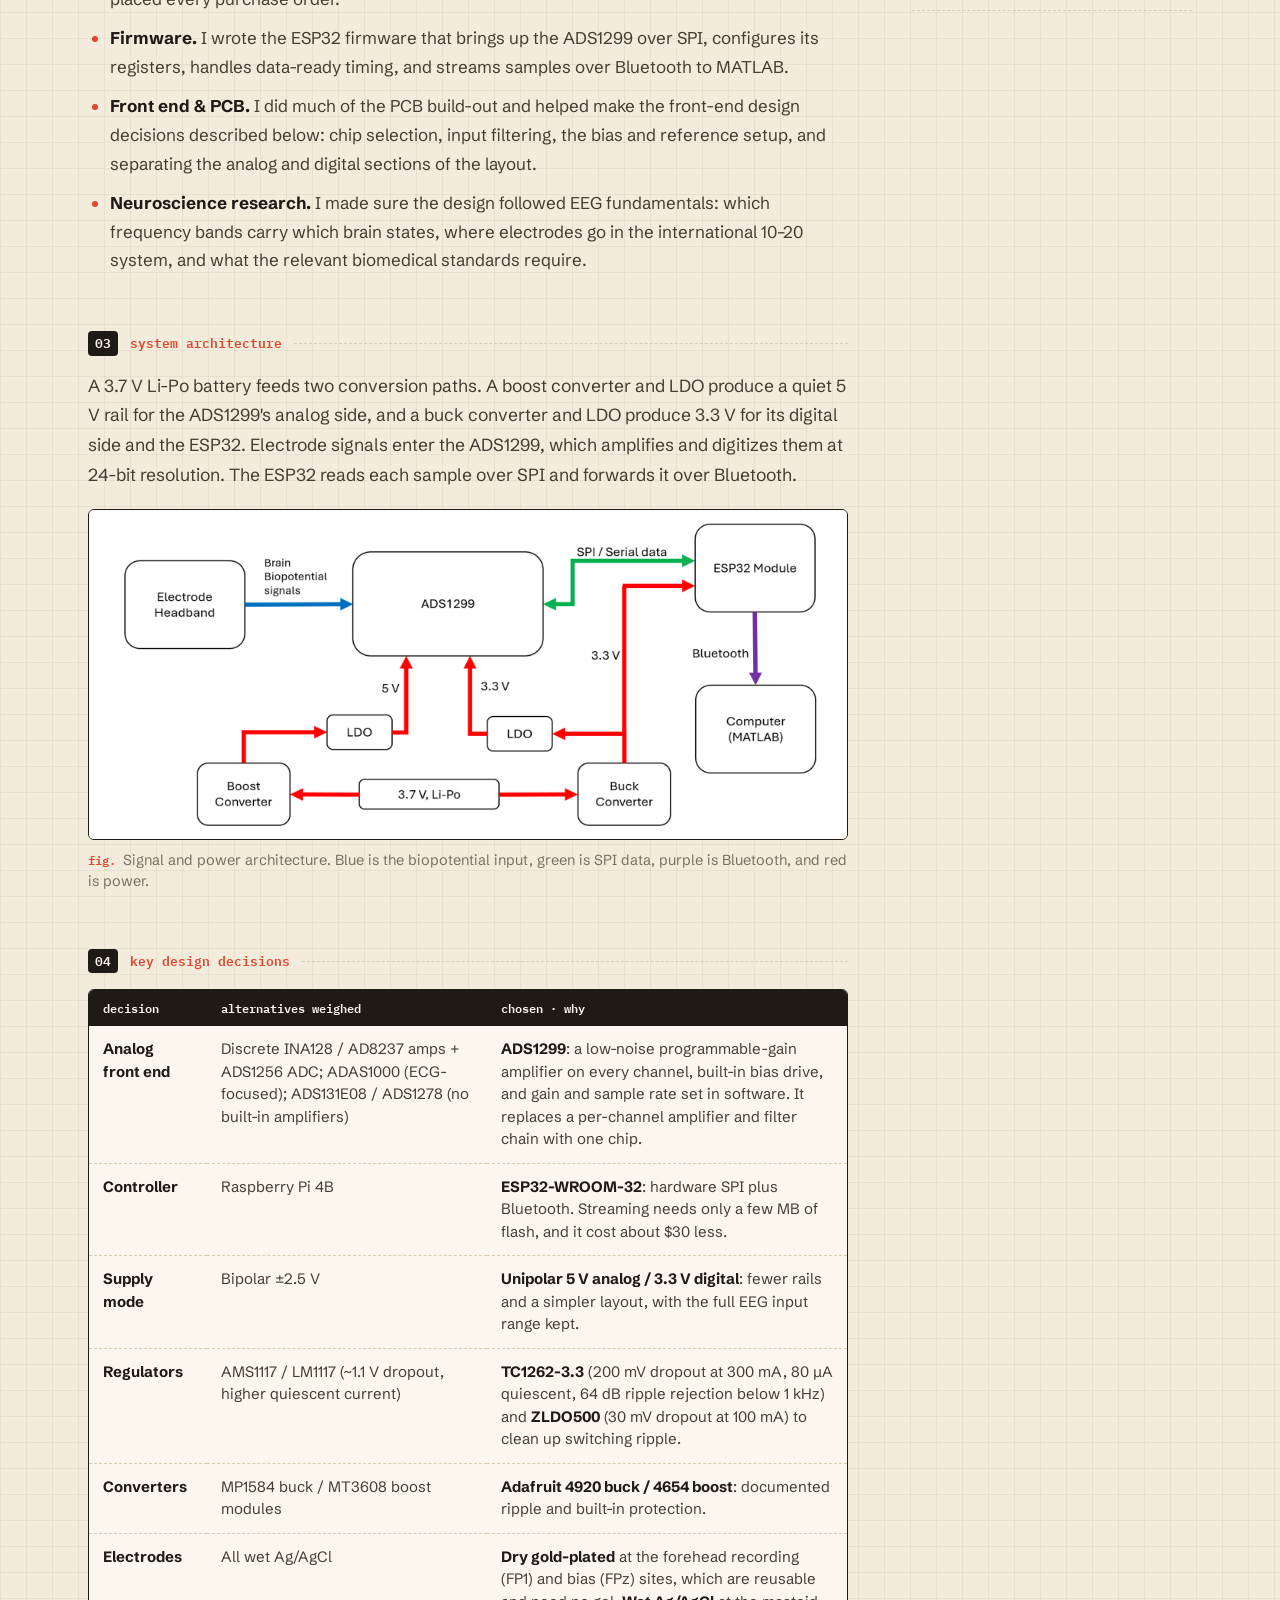
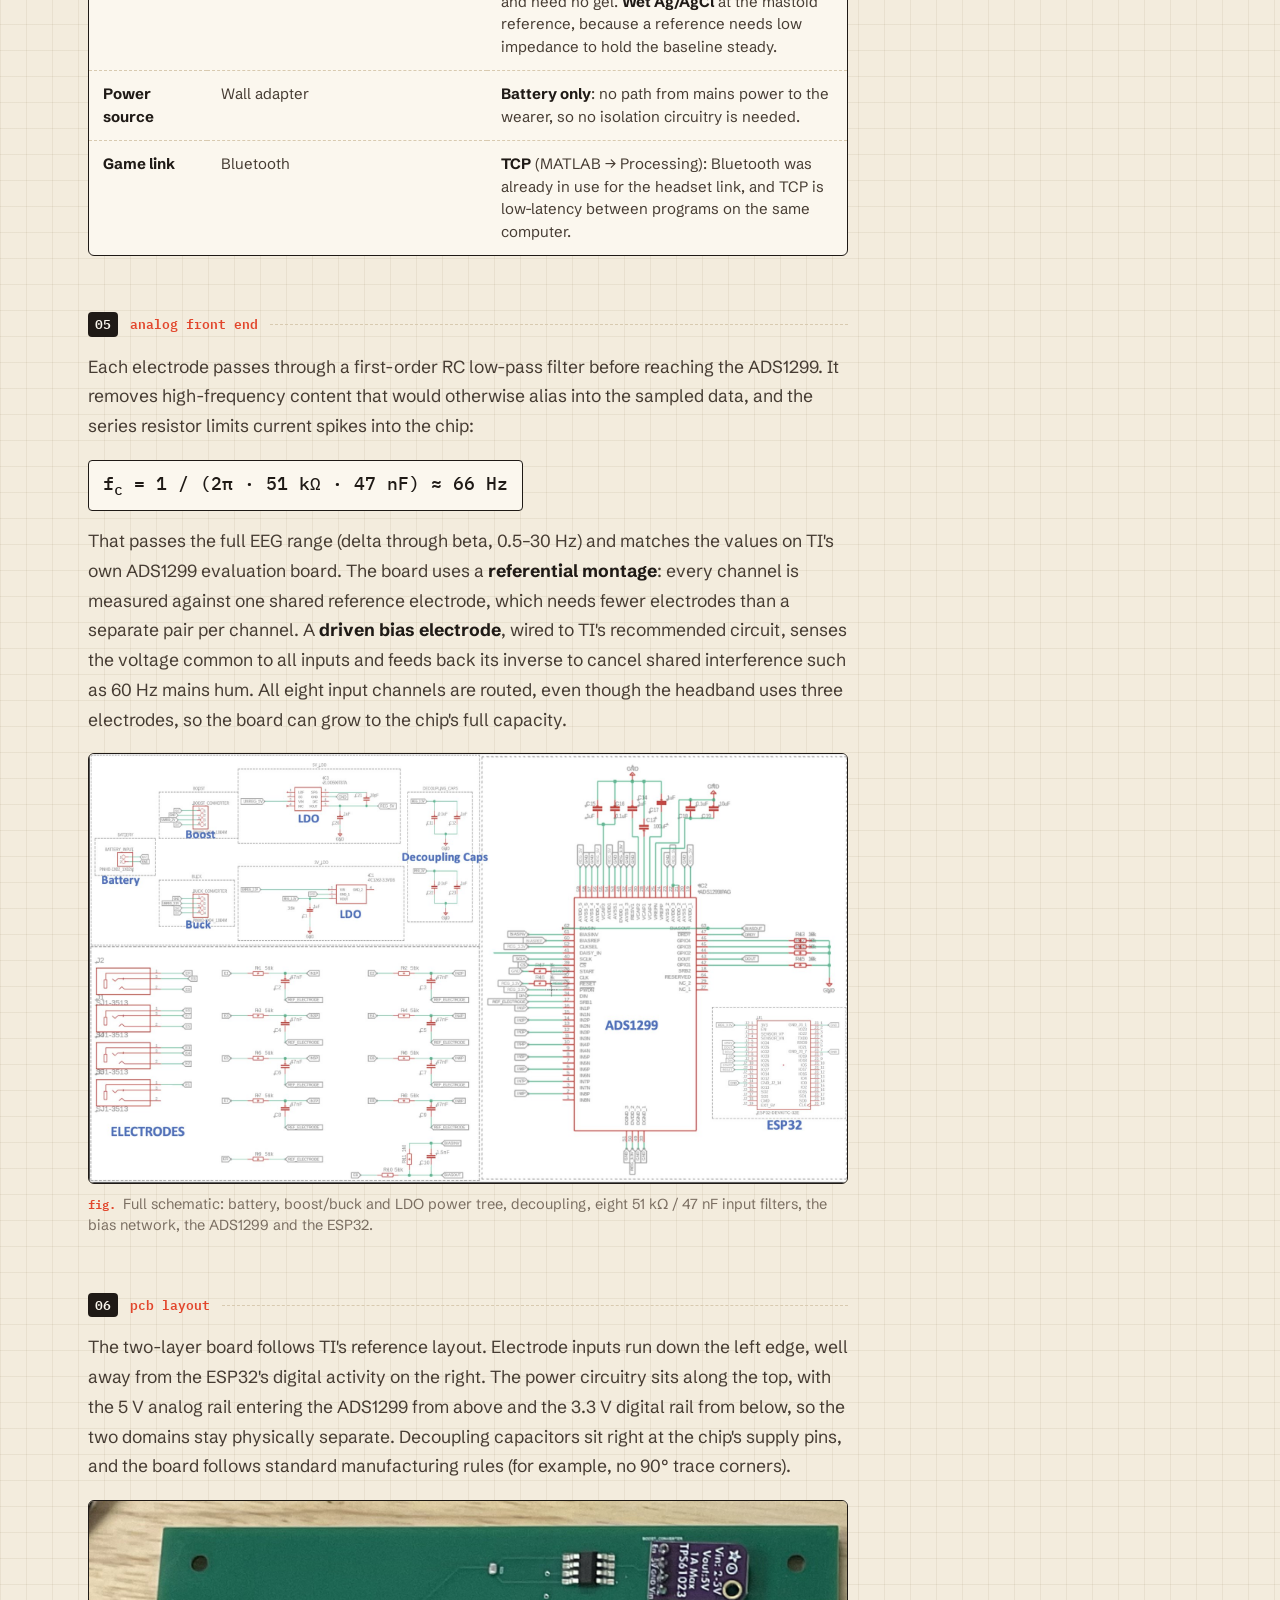
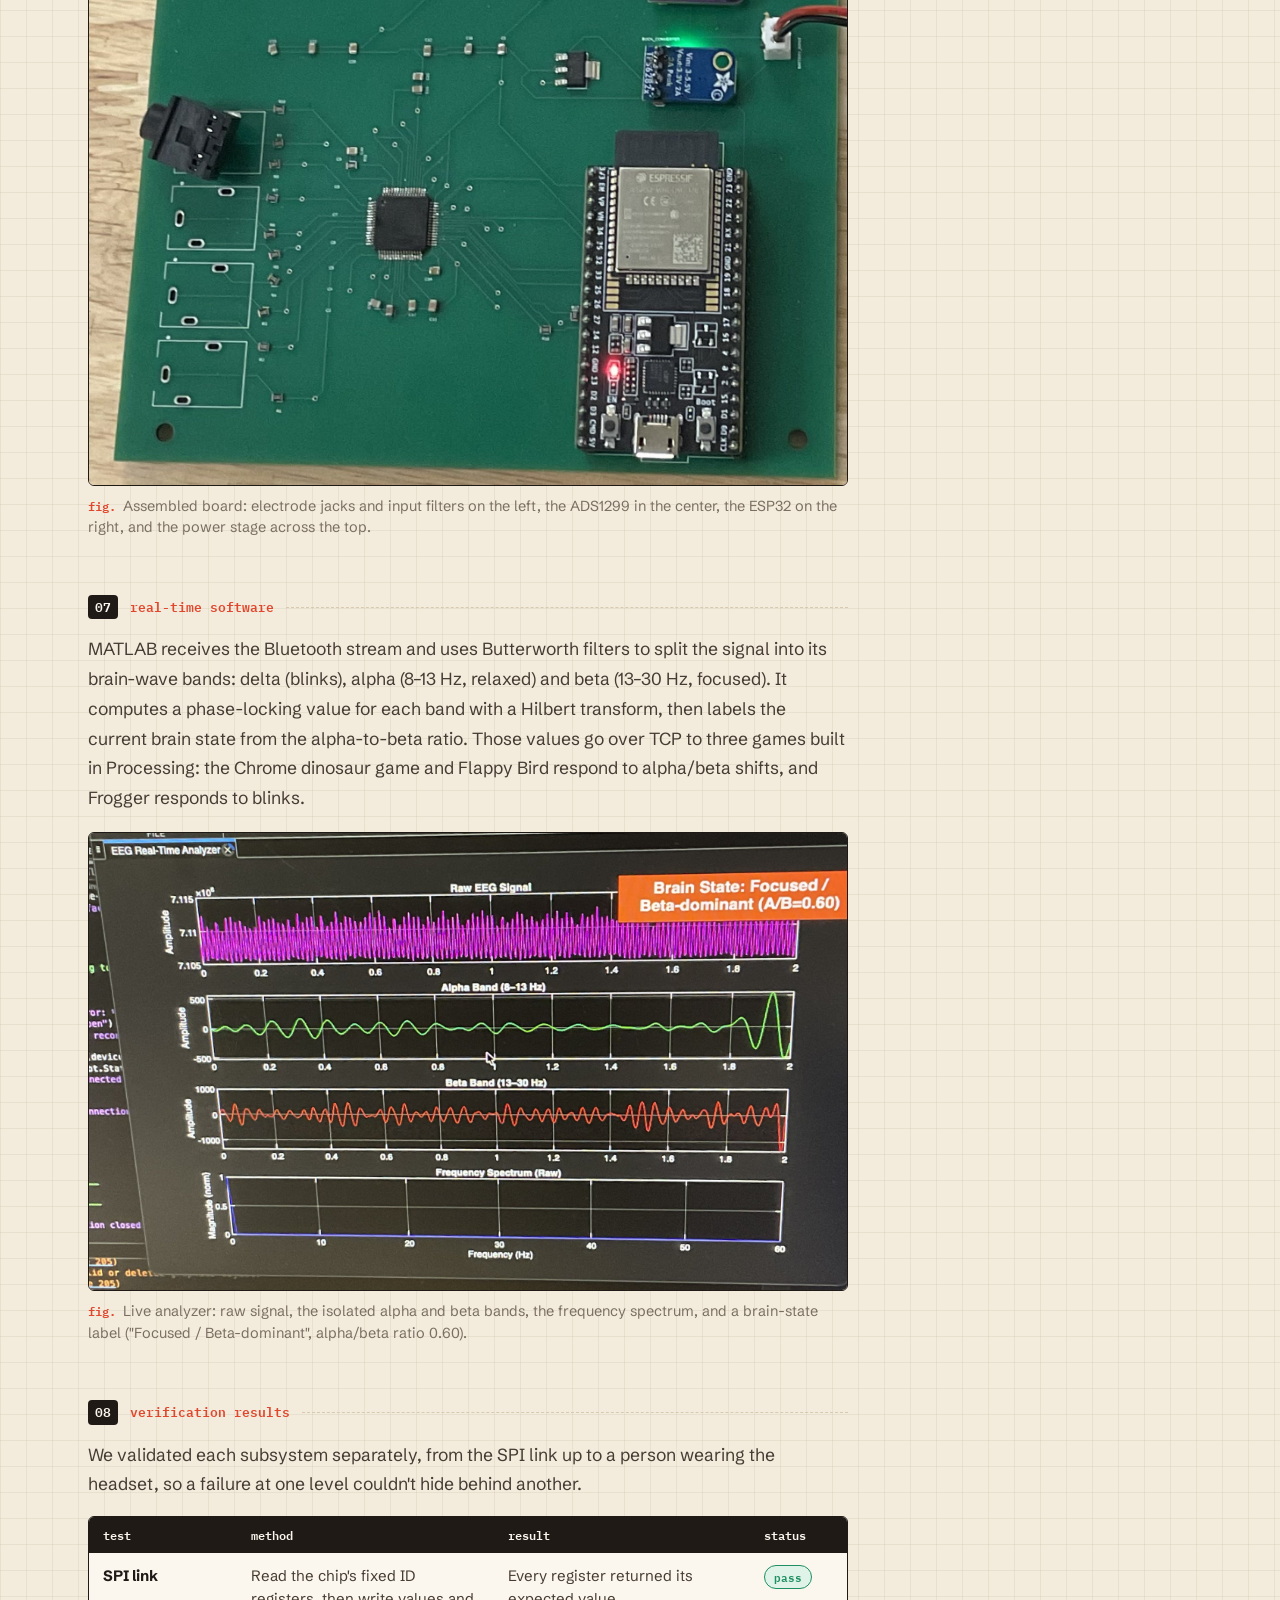
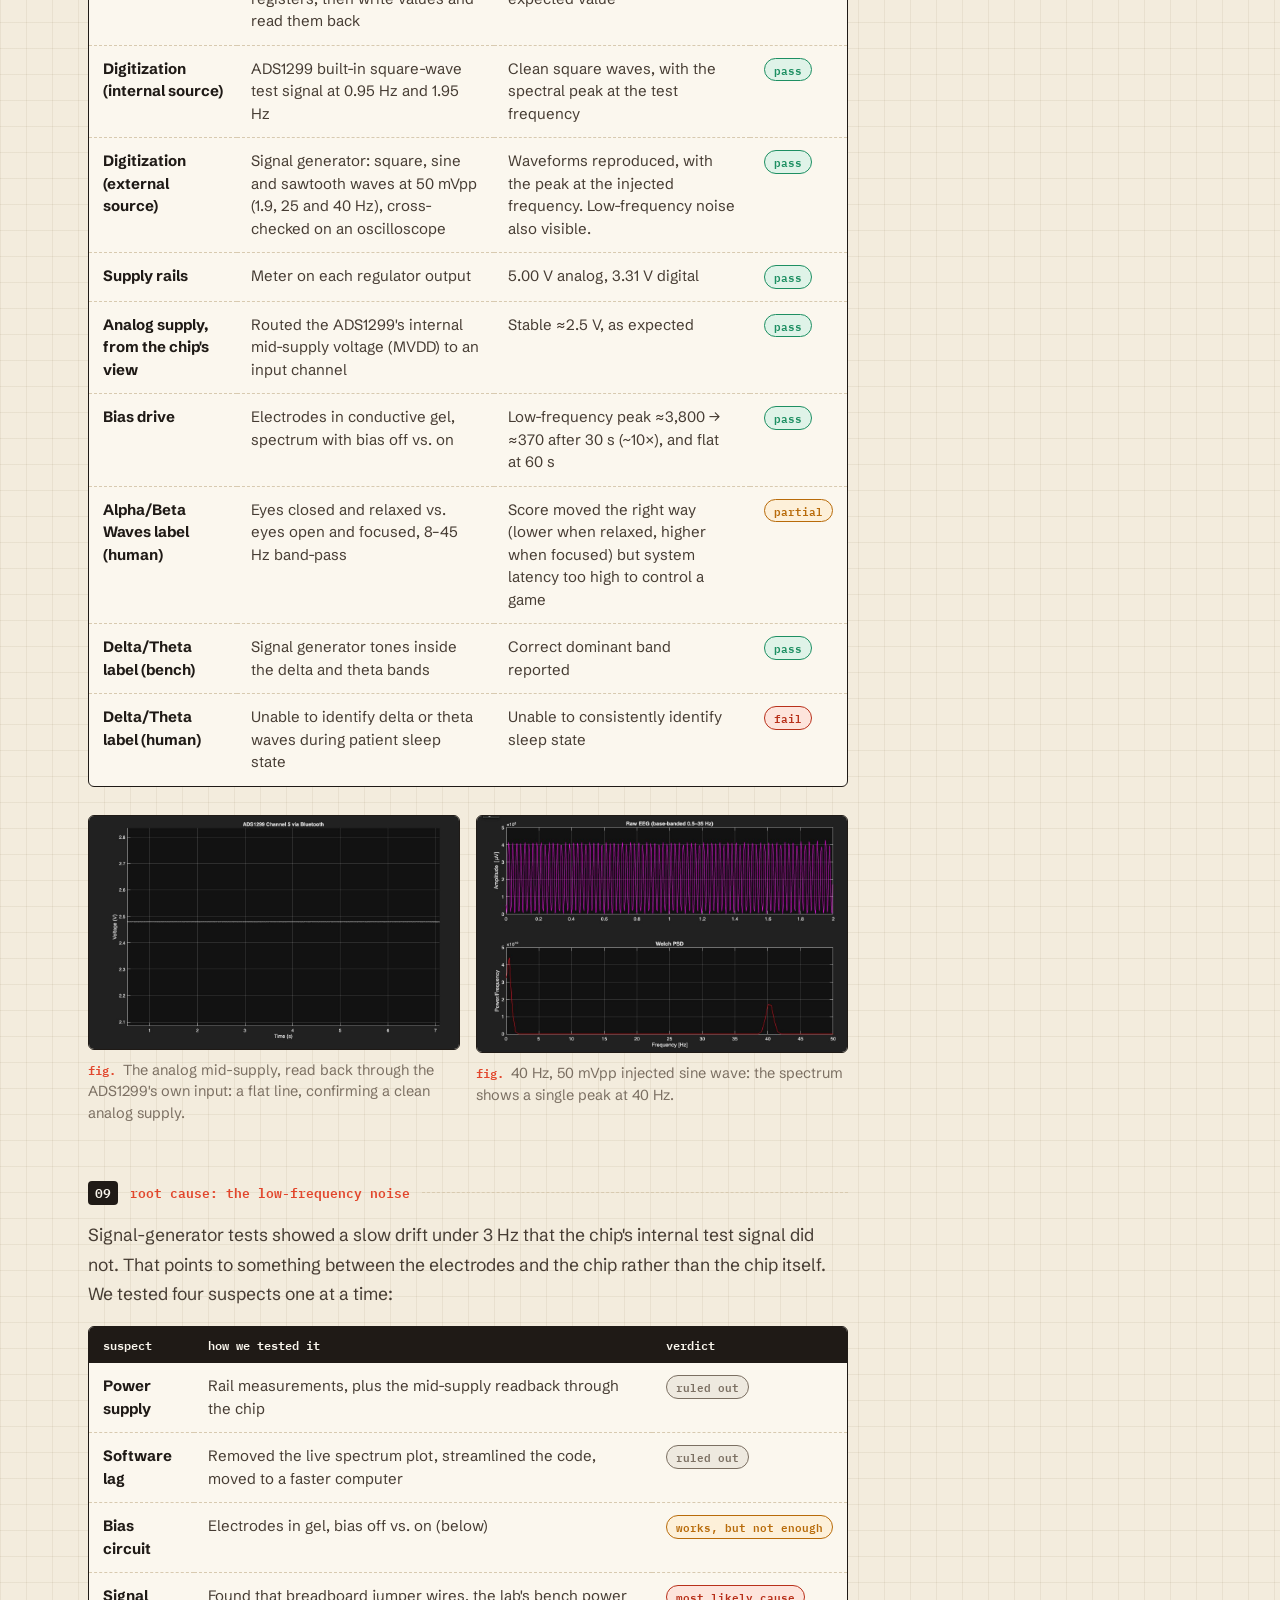
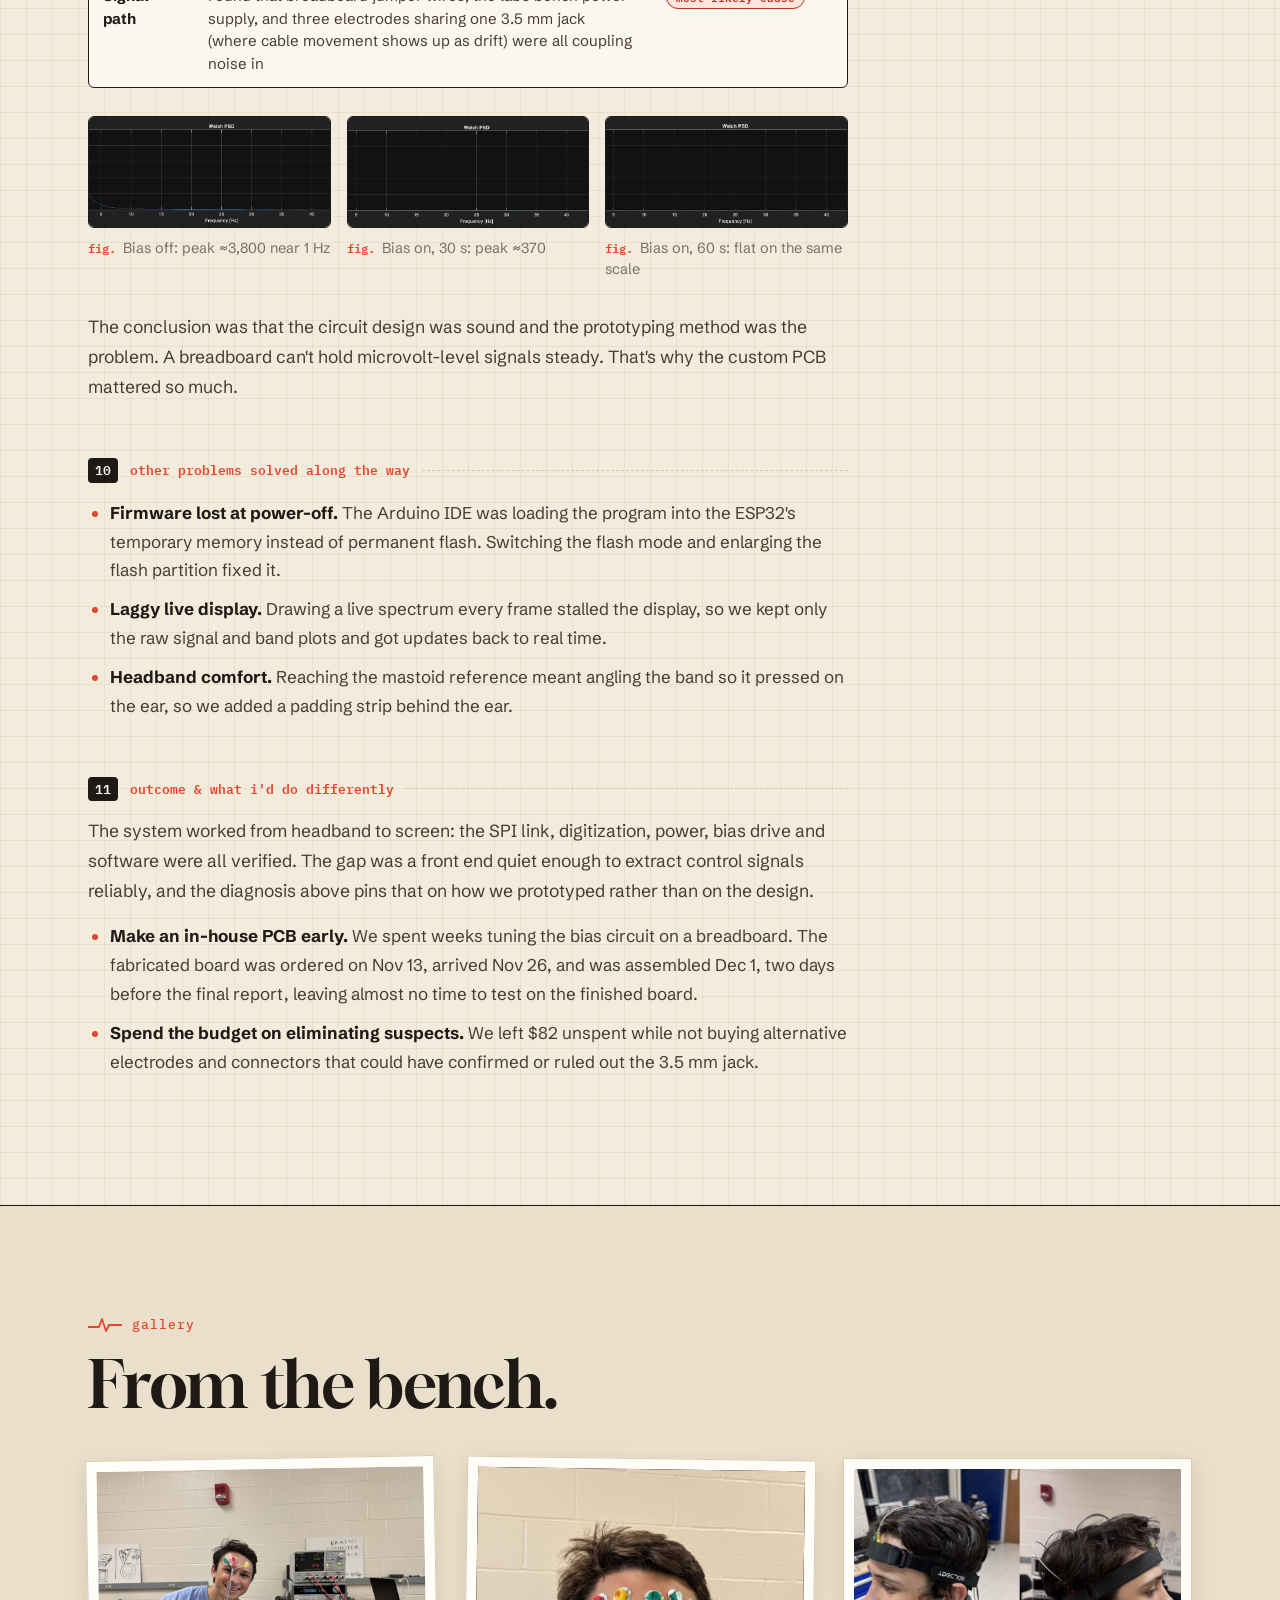
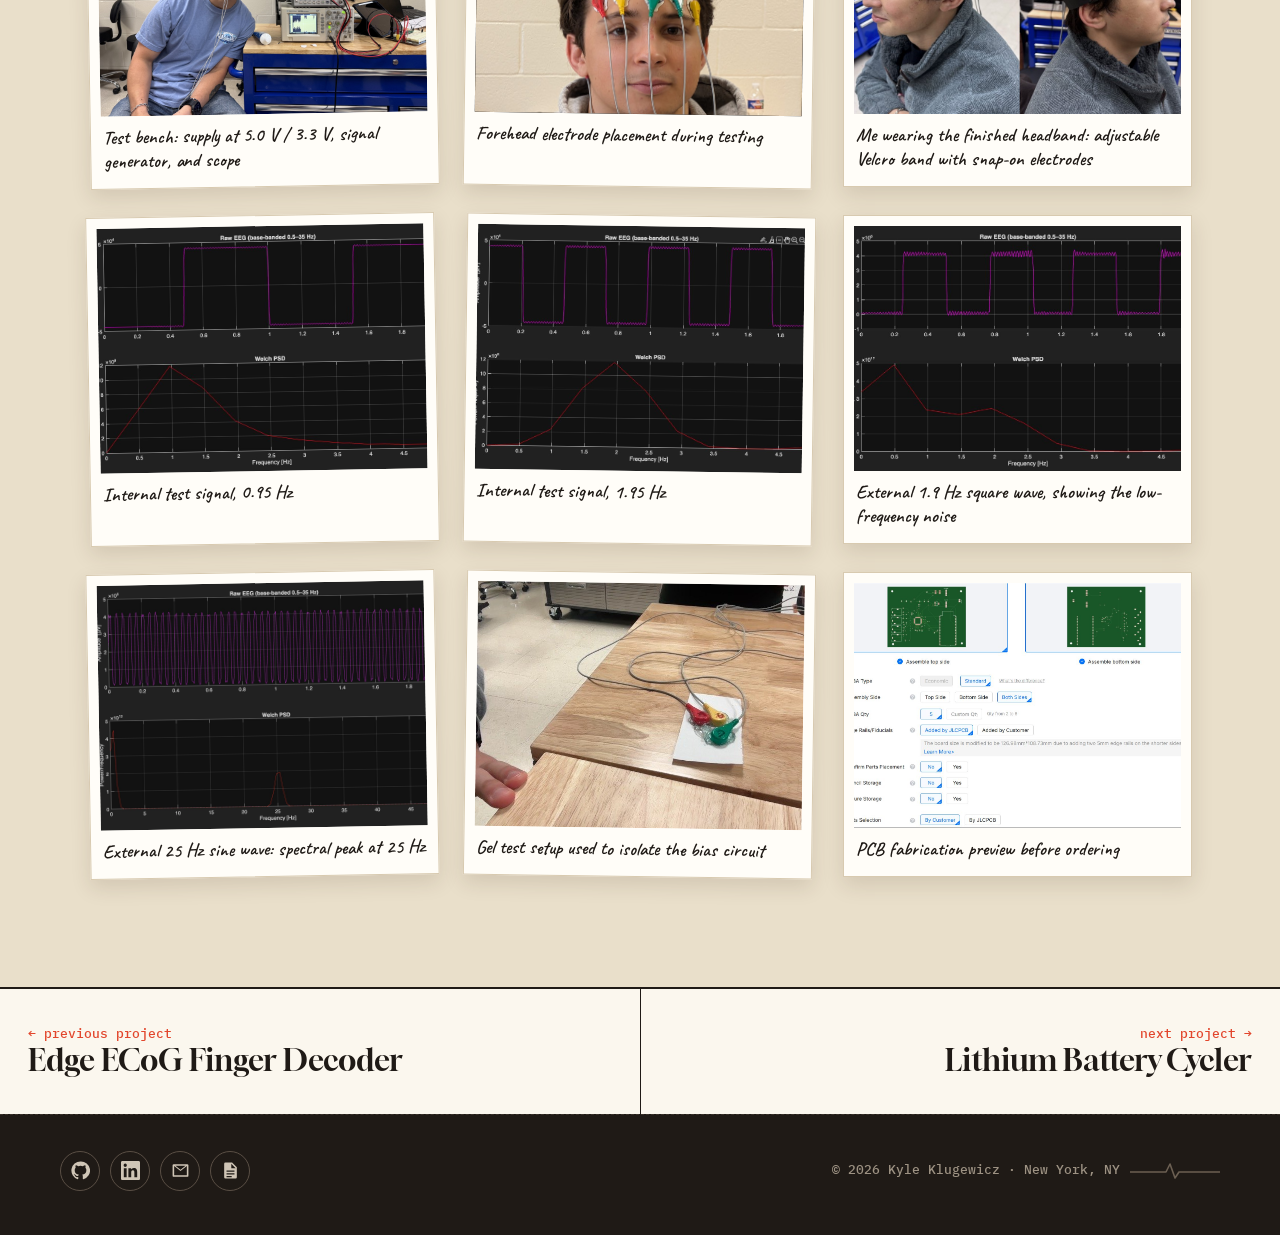
<file: projects/eeg-headband.html>
<!DOCTYPE html>
<html lang="en">
<head>
  <meta charset="UTF-8">
  <meta name="viewport" content="width=device-width, initial-scale=1.0">
  <meta name="theme-color" content="#f3ecdd">
  <title>Portable EEG Headband · Kyle Klugewicz</title>
  <meta name="description" content="A battery-powered EEG acquisition system built around the TI ADS1299 and an ESP32: design decisions, verification results, and a root-cause analysis of low-frequency noise.">
  <link rel="icon" href="../assets/favicon.svg">
  <link rel="preconnect" href="https://fonts.googleapis.com">
  <link rel="preconnect" href="https://fonts.gstatic.com" crossorigin>
  <link href="https://fonts.googleapis.com/css2?family=Schibsted+Grotesk:ital,wght@0,400;0,500;0,700;1,400&family=Caveat:wght@600;700&family=Gloock&family=IBM+Plex+Mono:wght@500;600&display=swap" rel="stylesheet">
  <link rel="stylesheet" href="../style.css">
</head>
<body data-root="../" data-page="eeg-headband">
  <div id="site-nav"></div>

  <header class="page-hero" style="--hero-img:url(../assets/img/eeg-pcb-assembled.jpg)">
    <div class="row">
      <p class="crumbs"><a href="../index.html">Home</a><span>/</span><a href="../index.html#projects">Projects</a></p>
      <p class="eyebrow">BCI Hardware · Junior Design</p>
      <h1>Portable EEG Headband</h1>
      <p class="subtitle">A battery-powered, eight-channel-capable EEG system that carries brain signals from a headband through a TI ADS1299 and an ESP32 to real-time analysis in MATLAB.</p>
      <ul class="facts">
        <li><strong>Role</strong>Team Lead · Firmware · PCB</li>
        <li><strong>When</strong>Aug – Dec 2025</li>
        <li><strong>Team</strong>4 engineers</li>
        <li><strong>Budget</strong>$217.97 of $300</li>
      </ul>
    </div>
  </header>

  <section>
    <div class="row detail-body">
      <article class="prose">
        <ul class="metrics">
          <li><span class="num">4 / 5</span><span class="lbl">Design objectives fully met</span></li>
          <li><span class="num">~10×</span><span class="lbl">Drop in low-frequency noise peak with bias drive on</span></li>
          <li><span class="num">66 Hz</span><span class="lbl">Anti-alias cutoff on every input</span></li>
          <li><span class="num">5.00 / 3.31 V</span><span class="lbl">Measured analog / digital supply rails</span></li>
          <li><span class="num">40+</span><span class="lbl">ADS1299 registers configured in firmware</span></li>
          <li><span class="num">27%</span><span class="lbl">Under budget: $82 left unspent</span></li>
        </ul>

        <h2>Overview</h2>
        <p class="lead">We set out to build a low-cost EEG headband that could turn brain activity into control signals
        for simple games. The finished system takes signals from electrodes on the forehead and mastoid, digitizes them
        on a custom ADS1299 board, streams them over Bluetooth from an ESP32, and analyzes them live in MATLAB.
        Four of our five objectives were met. The fifth, a front end quiet enough to pull reliable control features
        from live EEG, was not. The rest of this page shows how we tracked that problem down.</p>

        <h2>My role</h2>
        <ul>
          <li><strong>Team lead.</strong> I ran meetings across four subsystems (headband and enclosure, circuit and PCB, firmware, software), owned the schedule and Gantt chart, managed the $300 budget, and placed every purchase order.</li>
          <li><strong>Firmware.</strong> I wrote the ESP32 firmware that brings up the ADS1299 over SPI, configures its registers, handles data-ready timing, and streams samples over Bluetooth to MATLAB.</li>
          <li><strong>Front end &amp; PCB.</strong> I did much of the PCB build-out and helped make the front-end design decisions described below: chip selection, input filtering, the bias and reference setup, and separating the analog and digital sections of the layout.</li>
          <li><strong>Neuroscience research.</strong> I made sure the design followed EEG fundamentals: which frequency bands carry which brain states, where electrodes go in the international 10–20 system, and what the relevant biomedical standards require.</li>
        </ul>

        <h2>System architecture</h2>
        <p>A 3.7 V Li-Po battery feeds two conversion paths. A boost converter and LDO produce a quiet 5 V rail for the
        ADS1299's analog side, and a buck converter and LDO produce 3.3 V for its digital side and the ESP32. Electrode
        signals enter the ADS1299, which amplifies and digitizes them at 24-bit resolution. The ESP32 reads each
        sample over SPI and forwards it over Bluetooth.</p>
        <figure class="fig">
          <a class="zoom" href="../assets/img/eeg-block.png"><img src="../assets/img/eeg-block.png" alt="Block diagram: electrode headband to ADS1299 to ESP32 to computer over Bluetooth, with boost/buck converters and LDOs from a 3.7 V Li-Po" loading="lazy"></a>
          <figcaption>Signal and power architecture. Blue is the biopotential input, green is SPI data, purple is Bluetooth, and red is power.</figcaption>
        </figure>

        <h2>Key design decisions</h2>
        <div class="table-wrap">
          <table class="data-table">
            <thead><tr><th>Decision</th><th>Alternatives weighed</th><th>Chosen · why</th></tr></thead>
            <tbody>
              <tr><td>Analog front end</td><td>Discrete INA128 / AD8237 amps + ADS1256 ADC; ADAS1000 (ECG-focused); ADS131E08 / ADS1278 (no built-in amplifiers)</td><td><strong>ADS1299</strong>: a low-noise programmable-gain amplifier on every channel, built-in bias drive, and gain and sample rate set in software. It replaces a per-channel amplifier and filter chain with one chip.</td></tr>
              <tr><td>Controller</td><td>Raspberry Pi 4B</td><td><strong>ESP32-WROOM-32</strong>: hardware SPI plus Bluetooth. Streaming needs only a few MB of flash, and it cost about $30 less.</td></tr>
              <tr><td>Supply mode</td><td>Bipolar ±2.5 V</td><td><strong>Unipolar 5 V analog / 3.3 V digital</strong>: fewer rails and a simpler layout, with the full EEG input range kept.</td></tr>
              <tr><td>Regulators</td><td>AMS1117 / LM1117 (~1.1 V dropout, higher quiescent current)</td><td><strong>TC1262-3.3</strong> (200 mV dropout at 300 mA, 80 µA quiescent, 64 dB ripple rejection below 1 kHz) and <strong>ZLDO500</strong> (30 mV dropout at 100 mA) to clean up switching ripple.</td></tr>
              <tr><td>Converters</td><td>MP1584 buck / MT3608 boost modules</td><td><strong>Adafruit 4920 buck / 4654 boost</strong>: documented ripple and built-in protection.</td></tr>
              <tr><td>Electrodes</td><td>All wet Ag/AgCl</td><td><strong>Dry gold-plated</strong> at the forehead recording (FP1) and bias (FPz) sites, which are reusable and need no gel. <strong>Wet Ag/AgCl</strong> at the mastoid reference, because a reference needs low impedance to hold the baseline steady.</td></tr>
              <tr><td>Power source</td><td>Wall adapter</td><td><strong>Battery only</strong>: no path from mains power to the wearer, so no isolation circuitry is needed.</td></tr>
              <tr><td>Game link</td><td>Bluetooth</td><td><strong>TCP</strong> (MATLAB → Processing): Bluetooth was already in use for the headset link, and TCP is low-latency between programs on the same computer.</td></tr>
            </tbody>
          </table>
        </div>

        <h2>Analog front end</h2>
        <p>Each electrode passes through a first-order RC low-pass filter before reaching the ADS1299. It removes
        high-frequency content that would otherwise alias into the sampled data, and the series resistor limits
        current spikes into the chip:</p>
        <p class="formula">f<sub>c</sub> = 1 / (2π · 51 kΩ · 47 nF) ≈ 66 Hz</p>
        <p>That passes the full EEG range (delta through beta, 0.5–30 Hz) and matches the values on TI's own ADS1299
        evaluation board. The board uses a <strong>referential montage</strong>: every channel is measured against one shared
        reference electrode, which needs fewer electrodes than a separate pair per channel. A <strong>driven bias
        electrode</strong>, wired to TI's recommended circuit, senses the voltage common to all inputs and feeds back its
        inverse to cancel shared interference such as 60 Hz mains hum. All eight input channels are routed, even though
        the headband uses three electrodes, so the board can grow to the chip's full capacity.</p>
        <figure class="fig">
          <a class="zoom" href="../assets/img/eeg-schematic.jpg"><img src="../assets/img/eeg-schematic.jpg" alt="Full schematic: power tree, decoupling, eight electrode input filters, ADS1299, and ESP32" loading="lazy"></a>
          <figcaption>Full schematic: battery, boost/buck and LDO power tree, decoupling, eight 51 kΩ / 47 nF input filters, the bias network, the ADS1299 and the ESP32.</figcaption>
        </figure>

        <h2>PCB layout</h2>
        <p>The two-layer board follows TI's reference layout. Electrode inputs run down the left edge, well away from
        the ESP32's digital activity on the right. The power circuitry sits along the top, with the 5 V analog rail
        entering the ADS1299 from above and the 3.3 V digital rail from below, so the two domains stay physically
        separate. Decoupling capacitors sit right at the chip's supply pins, and the board follows standard
        manufacturing rules (for example, no 90° trace corners).</p>
        <figure class="fig">
          <a class="zoom" href="../assets/img/eeg-pcb-assembled.jpg"><img src="../assets/img/eeg-pcb-assembled.jpg" alt="Assembled EEG PCB with ADS1299, ESP32 DevKit, boost and buck modules, and electrode jacks" loading="lazy"></a>
          <figcaption>Assembled board: electrode jacks and input filters on the left, the ADS1299 in the center, the ESP32 on the right, and the power stage across the top.</figcaption>
        </figure>

        <h2>Real-time software</h2>
        <p>MATLAB receives the Bluetooth stream and uses Butterworth filters to split the signal into its brain-wave
        bands: delta (blinks), alpha (8–13 Hz, relaxed) and beta (13–30 Hz, focused). It computes a phase-locking value
        for each band with a Hilbert transform, then labels the current brain state from the alpha-to-beta ratio. Those
        values go over TCP to three games built in Processing: the Chrome dinosaur game and Flappy Bird respond to
        alpha/beta shifts, and Frogger responds to blinks.</p>
        <figure class="fig">
          <a class="zoom" href="../assets/img/eeg-analyzer.jpg"><img src="../assets/img/eeg-analyzer.jpg" alt="MATLAB real-time analyzer showing raw EEG, alpha band, beta band, spectrum, and a 'Focused / Beta-dominant (A/B=0.60)' label" loading="lazy"></a>
          <figcaption>Live analyzer: raw signal, the isolated alpha and beta bands, the frequency spectrum, and a brain-state label ("Focused / Beta-dominant", alpha/beta ratio 0.60).</figcaption>
        </figure>

        <h2>Verification results</h2>
        <p>We validated each subsystem separately, from the SPI link up to a person wearing the headset, so a
        failure at one level couldn't hide behind another.</p>
        <div class="table-wrap">
          <table class="data-table">
            <thead><tr><th>Test</th><th>Method</th><th>Result</th><th>Status</th></tr></thead>
            <tbody>
              <tr><td>SPI link</td><td>Read the chip's fixed ID registers, then write values and read them back</td><td>Every register returned its expected value</td><td><span class="pill pass">Pass</span></td></tr>
              <tr><td>Digitization (internal source)</td><td>ADS1299 built-in square-wave test signal at 0.95 Hz and 1.95 Hz</td><td>Clean square waves, with the spectral peak at the test frequency</td><td><span class="pill pass">Pass</span></td></tr>
              <tr><td>Digitization (external source)</td><td>Signal generator: square, sine and sawtooth waves at 50 mVpp (1.9, 25 and 40 Hz), cross-checked on an oscilloscope</td><td>Waveforms reproduced, with the peak at the injected frequency. Low-frequency noise also visible.</td><td><span class="pill pass">Pass</span></td></tr>
              <tr><td>Supply rails</td><td>Meter on each regulator output</td><td>5.00 V analog, 3.31 V digital</td><td><span class="pill pass">Pass</span></td></tr>
              <tr><td>Analog supply, from the chip's view</td><td>Routed the ADS1299's internal mid-supply voltage (MVDD) to an input channel</td><td>Stable ≈2.5 V, as expected</td><td><span class="pill pass">Pass</span></td></tr>
              <tr><td>Bias drive</td><td>Electrodes in conductive gel, spectrum with bias off vs. on</td><td>Low-frequency peak ≈3,800 → ≈370 after 30 s (~10×), and flat at 60 s</td><td><span class="pill pass">Pass</span></td></tr>
              <tr><td>Alpha/Beta Waves label (human)</td><td>Eyes closed and relaxed vs. eyes open and focused, 8–45 Hz band-pass</td><td>Score moved the right way (lower when relaxed, higher when focused) but system latency too high to control a game</td><td><span class="pill partial">Partial</span></td></tr>
              <tr><td>Delta/Theta label (bench)</td><td>Signal generator tones inside the delta and theta bands</td><td>Correct dominant band reported</td><td><span class="pill pass">Pass</span></td></tr>
              <tr><td>Delta/Theta label (human)</td><td>Unable to identify delta or theta waves during patient sleep state </td><td>Unable to consistently identify sleep state</td><td><span class="pill fail">Fail</span></td></tr>
            </tbody>
          </table>
        </div>
        <div class="fig-row" style="--cols:2">
          <figure class="fig"><a class="zoom" href="../assets/img/eeg-mvdd.jpg"><img src="../assets/img/eeg-mvdd.jpg" alt="MVDD mid-supply rail read through ADS1299 channel over Bluetooth" loading="lazy"></a><figcaption>The analog mid-supply, read back through the ADS1299's own input: a flat line, confirming a clean analog supply.</figcaption></figure>
          <figure class="fig"><a class="zoom" href="../assets/img/eeg-siggen-40.jpg"><img src="../assets/img/eeg-siggen-40.jpg" alt="40 Hz injected sine: time series and Welch PSD with a peak at 40 Hz" loading="lazy"></a><figcaption>40 Hz, 50 mVpp injected sine wave: the spectrum shows a single peak at 40 Hz.</figcaption></figure>
        </div>

        <h2>Root cause: the low-frequency noise</h2>
        <p>Signal-generator tests showed a slow drift under 3 Hz that the chip's internal test signal did not.
        That points to something between the electrodes and the chip rather than the chip itself. We tested four
        suspects one at a time:</p>
        <div class="table-wrap">
          <table class="data-table">
            <thead><tr><th>Suspect</th><th>How we tested it</th><th>Verdict</th></tr></thead>
            <tbody>
              <tr><td>Power supply</td><td>Rail measurements, plus the mid-supply readback through the chip</td><td><span class="pill ruled-out">Ruled out</span></td></tr>
              <tr><td>Software lag</td><td>Removed the live spectrum plot, streamlined the code, moved to a faster computer</td><td><span class="pill ruled-out">Ruled out</span></td></tr>
              <tr><td>Bias circuit</td><td>Electrodes in gel, bias off vs. on (below)</td><td><span class="pill partial">Works, but not enough</span></td></tr>
              <tr><td>Signal path</td><td>Found that breadboard jumper wires, the lab's bench power supply, and three electrodes sharing one 3.5 mm jack (where cable movement shows up as drift) were all coupling noise in</td><td><span class="pill fail">Most likely cause</span></td></tr>
            </tbody>
          </table>
        </div>
        <div class="fig-row" style="--cols:3; --ratio:2.2/1">
          <figure class="fig"><a class="zoom" href="../assets/img/eeg-bias-off.jpg"><img src="../assets/img/eeg-bias-off.jpg" alt="Welch PSD, bias off: peak near 3,800 at 1 Hz" loading="lazy"></a><figcaption>Bias off: peak ≈3,800 near 1 Hz</figcaption></figure>
          <figure class="fig"><a class="zoom" href="../assets/img/eeg-bias-on-30s.jpg"><img src="../assets/img/eeg-bias-on-30s.jpg" alt="Welch PSD, bias on after 30 seconds: peak about 370" loading="lazy"></a><figcaption>Bias on, 30 s: peak ≈370</figcaption></figure>
          <figure class="fig"><a class="zoom" href="../assets/img/eeg-bias-on-60s.jpg"><img src="../assets/img/eeg-bias-on-60s.jpg" alt="Welch PSD, bias on after 60 seconds: flat" loading="lazy"></a><figcaption>Bias on, 60 s: flat on the same scale</figcaption></figure>
        </div>
        <p>The conclusion was that the circuit design was sound and the prototyping method was the problem. A
        breadboard can't hold microvolt-level signals steady. That's why the custom PCB mattered so much.</p>

        <h2>Other problems solved along the way</h2>
        <ul>
          <li><strong>Firmware lost at power-off.</strong> The Arduino IDE was loading the program into the ESP32's temporary memory instead of permanent flash. Switching the flash mode and enlarging the flash partition fixed it.</li>
          <li><strong>Laggy live display.</strong> Drawing a live spectrum every frame stalled the display, so we kept only the raw signal and band plots and got updates back to real time.</li>
          <li><strong>Headband comfort.</strong> Reaching the mastoid reference meant angling the band so it pressed on the ear, so we added a padding strip behind the ear.</li>
        </ul>

        <h2>Outcome &amp; what I'd do differently</h2>
        <p>The system worked from headband to screen: the SPI link, digitization, power, bias drive and software were
        all verified. The gap was a front end quiet enough to extract control signals reliably, and the diagnosis above
        pins that on how we prototyped rather than on the design.</p>
        <ul>
          <li><strong>Make an in-house PCB early.</strong> We spent weeks tuning the bias circuit on a breadboard. The fabricated board was ordered on Nov 13, arrived Nov 26, and was assembled Dec 1, two days before the final report, leaving almost no time to test on the finished board.</li>
          <li><strong>Spend the budget on eliminating suspects.</strong> We left $82 unspent while not buying alternative electrodes and connectors that could have confirmed or ruled out the 3.5 mm jack.</li>
        </ul>
      </article>

      <aside class="aside">
        <div class="aside-block"><h4>Stack</h4><ul class="chips light-chips"><li>ADS1299</li><li>ESP32</li><li>SPI</li><li>Bluetooth</li><li>Arduino IDE</li><li>MATLAB</li><li>Butterworth · FFT</li><li>Hilbert / PLV</li><li>TCP</li><li>Processing</li><li>Fusion 360</li><li>JLCPCB</li></ul></div>
        <div class="aside-block"><h4>Key parts</h4><ul class="plain"><li>TI ADS1299 (8-ch, 24-bit)</li><li>ESP32-DevKitC-32E</li><li>Boost: Adafruit 4654</li><li>Buck: Adafruit 4920</li><li>LDOs: ZLDO500 · TC1262-3.3</li><li>3.7 V 2000 mAh Li-Po</li><li>Gold dry + Ag/AgCl electrodes</li></ul></div>
        <div class="aside-block"><h4>Montage</h4><ul class="plain"><li>FP1: recording (dry)</li><li>FPz: bias drive (dry)</li><li>Mastoid: reference (wet)</li></ul></div>
      </aside>
    </div>
  </section>

  <section class="gray">
    <div class="row">
      <div class="intro" style="margin-bottom:36px"><p class="eyebrow">Gallery</p><h2>From the bench.</h2></div>
      <div class="gallery">
        <figure><a href="../assets/img/eeg-bench.jpg"><img src="../assets/img/eeg-bench.jpg" alt="Me wearing forehead electrodes beside the bench power supply, signal generator, and oscilloscope" loading="lazy"></a><figcaption>Test bench: supply at 5.0 V / 3.3 V, signal generator, and scope</figcaption></figure>
        <figure><a href="../assets/img/eeg-kyle.jpg"><img src="../assets/img/eeg-kyle.jpg" alt="Forehead electrode placement close-up" loading="lazy" style="object-position:50% 30%"></a><figcaption>Forehead electrode placement during testing</figcaption></figure>
        <figure><a href="../assets/img/eeg-headband.jpg"><img src="../assets/img/eeg-headband.jpg" alt="Me wearing the Velcro electrode headband, side views" loading="lazy"></a><figcaption>Me wearing the finished headband: adjustable Velcro band with snap-on electrodes</figcaption></figure>
        <figure><a href="../assets/img/eeg-internal-095.jpg"><img src="../assets/img/eeg-internal-095.jpg" alt="ADS1299 internal test signal at 0.95 Hz" loading="lazy"></a><figcaption>Internal test signal, 0.95 Hz</figcaption></figure>
        <figure><a href="../assets/img/eeg-internal-195.jpg"><img src="../assets/img/eeg-internal-195.jpg" alt="ADS1299 internal test signal at 1.95 Hz" loading="lazy"></a><figcaption>Internal test signal, 1.95 Hz</figcaption></figure>
        <figure><a href="../assets/img/eeg-siggen-19.jpg"><img src="../assets/img/eeg-siggen-19.jpg" alt="Signal generator 1.9 Hz square wave with low-frequency noise" loading="lazy"></a><figcaption>External 1.9 Hz square wave, showing the low-frequency noise</figcaption></figure>
        <figure><a href="../assets/img/eeg-psd.jpg"><img src="../assets/img/eeg-psd.jpg" alt="25 Hz injected sine with PSD peak at 25 Hz" loading="lazy"></a><figcaption>External 25 Hz sine wave: spectral peak at 25 Hz</figcaption></figure>
        <figure><a href="../assets/img/eeg-saline.jpg"><img src="../assets/img/eeg-saline.jpg" alt="Electrodes resting in conductive gel for the bias test" loading="lazy"></a><figcaption>Gel test setup used to isolate the bias circuit</figcaption></figure>
        <figure><a href="../assets/img/eeg-pcb.jpg"><img src="../assets/img/eeg-pcb.jpg" alt="PCB fabrication preview renders" loading="lazy"></a><figcaption>PCB fabrication preview before ordering</figcaption></figure>
      </div>
    </div>
  </section>

  <div id="pager"></div>
  <div id="site-footer"></div>
  <script src="../site.js"></script>
</body>
</html>
</file>
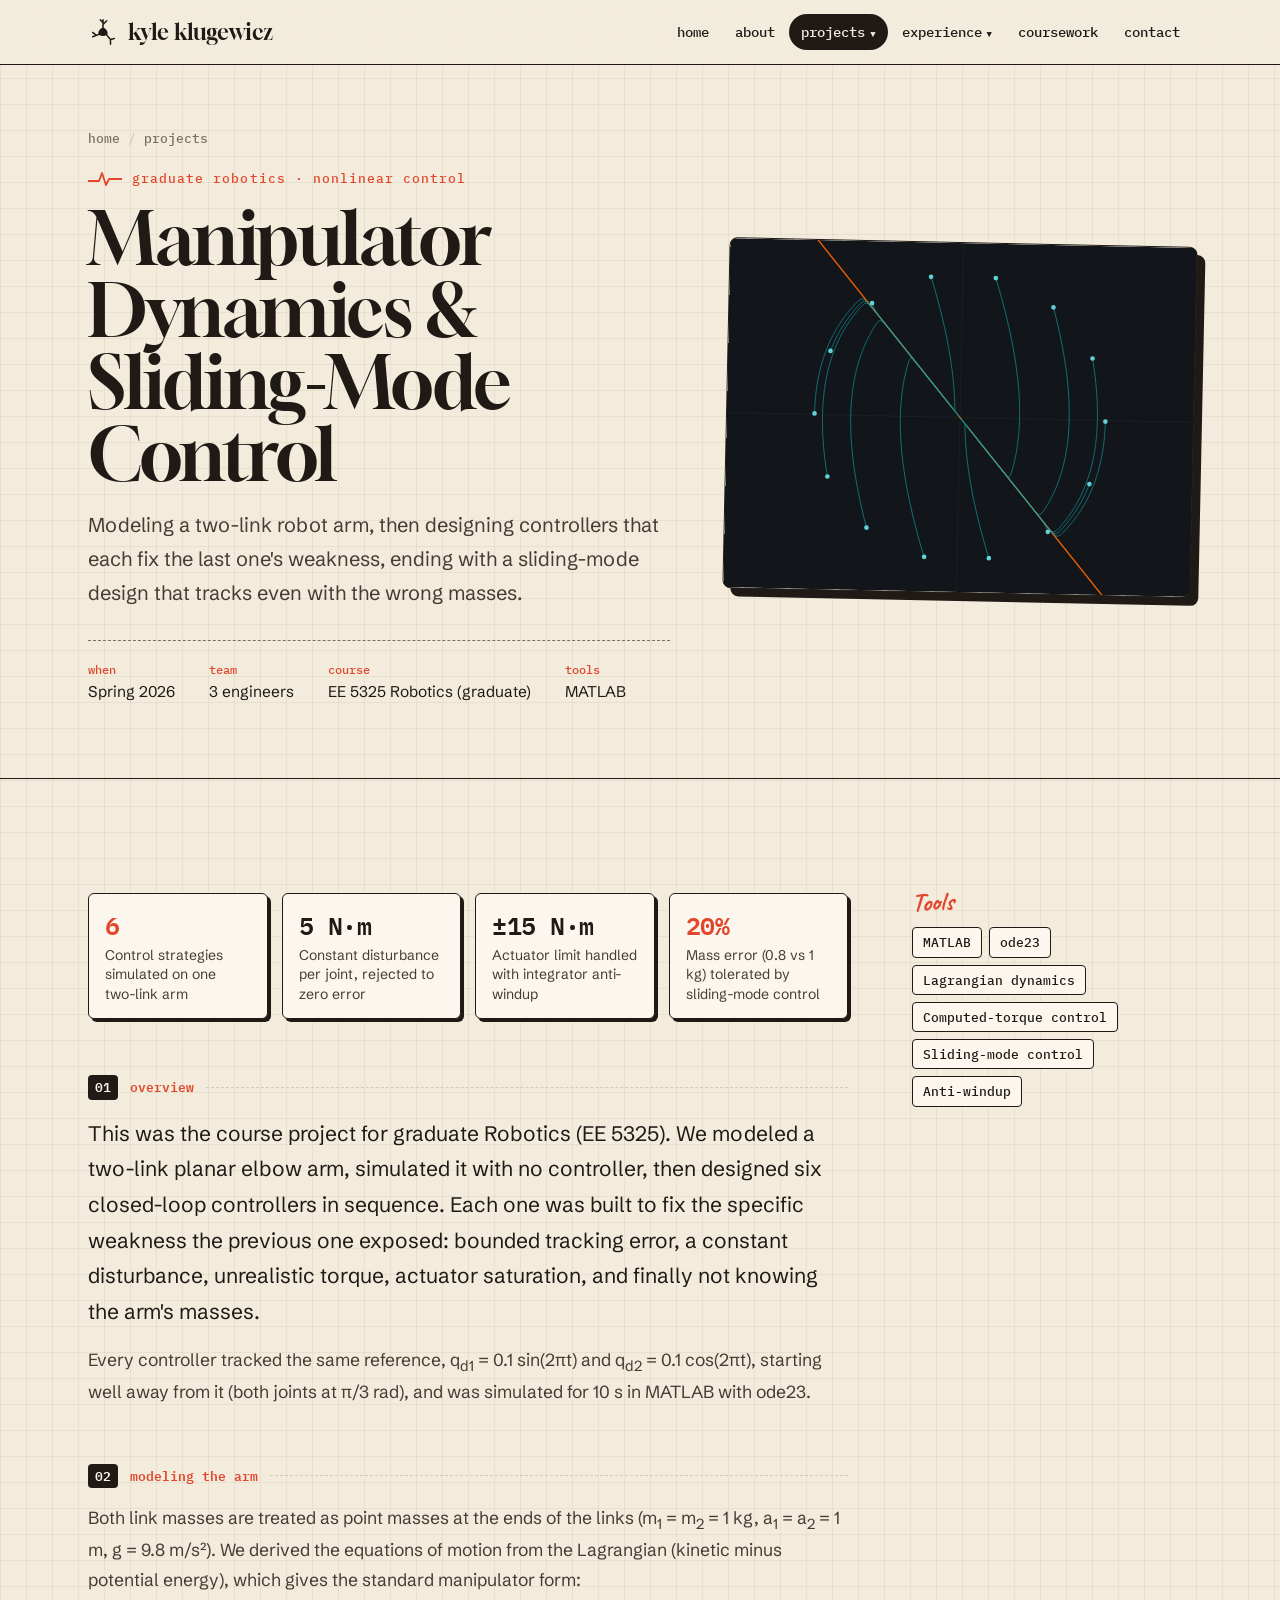
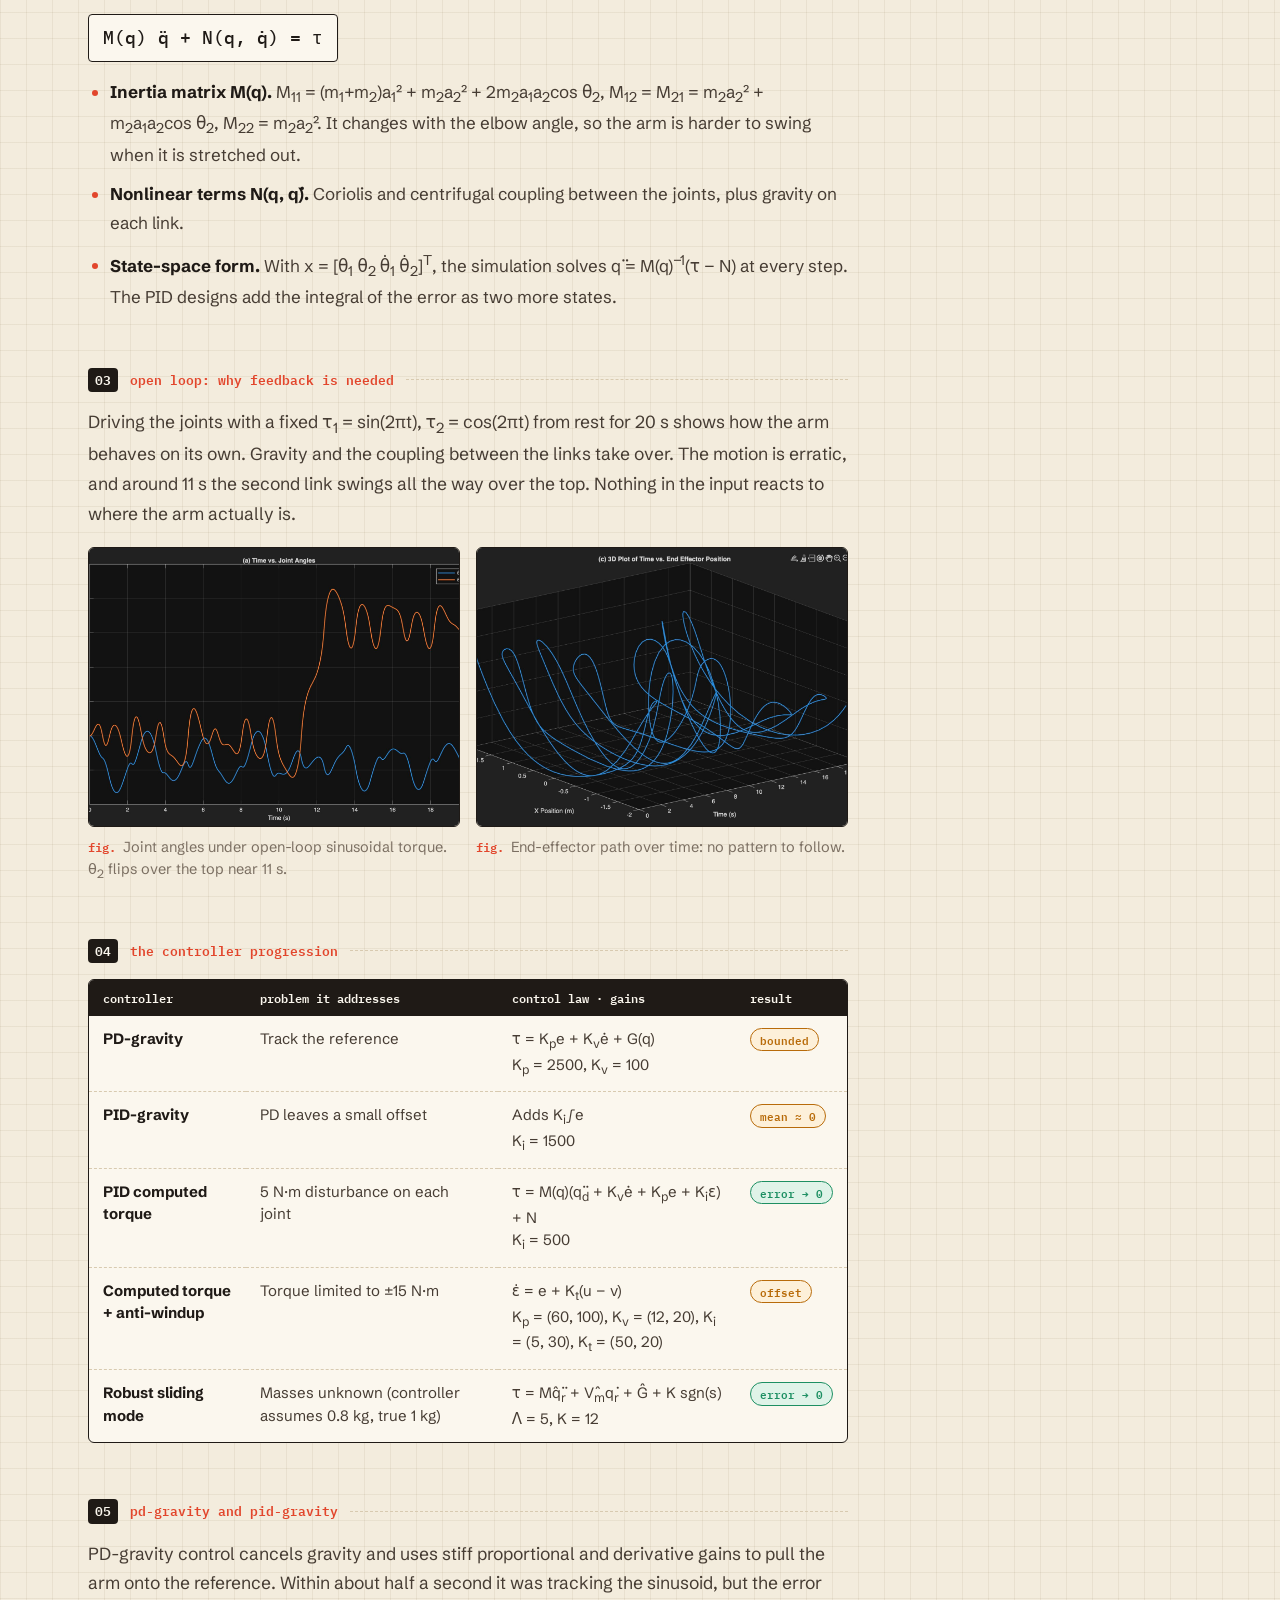
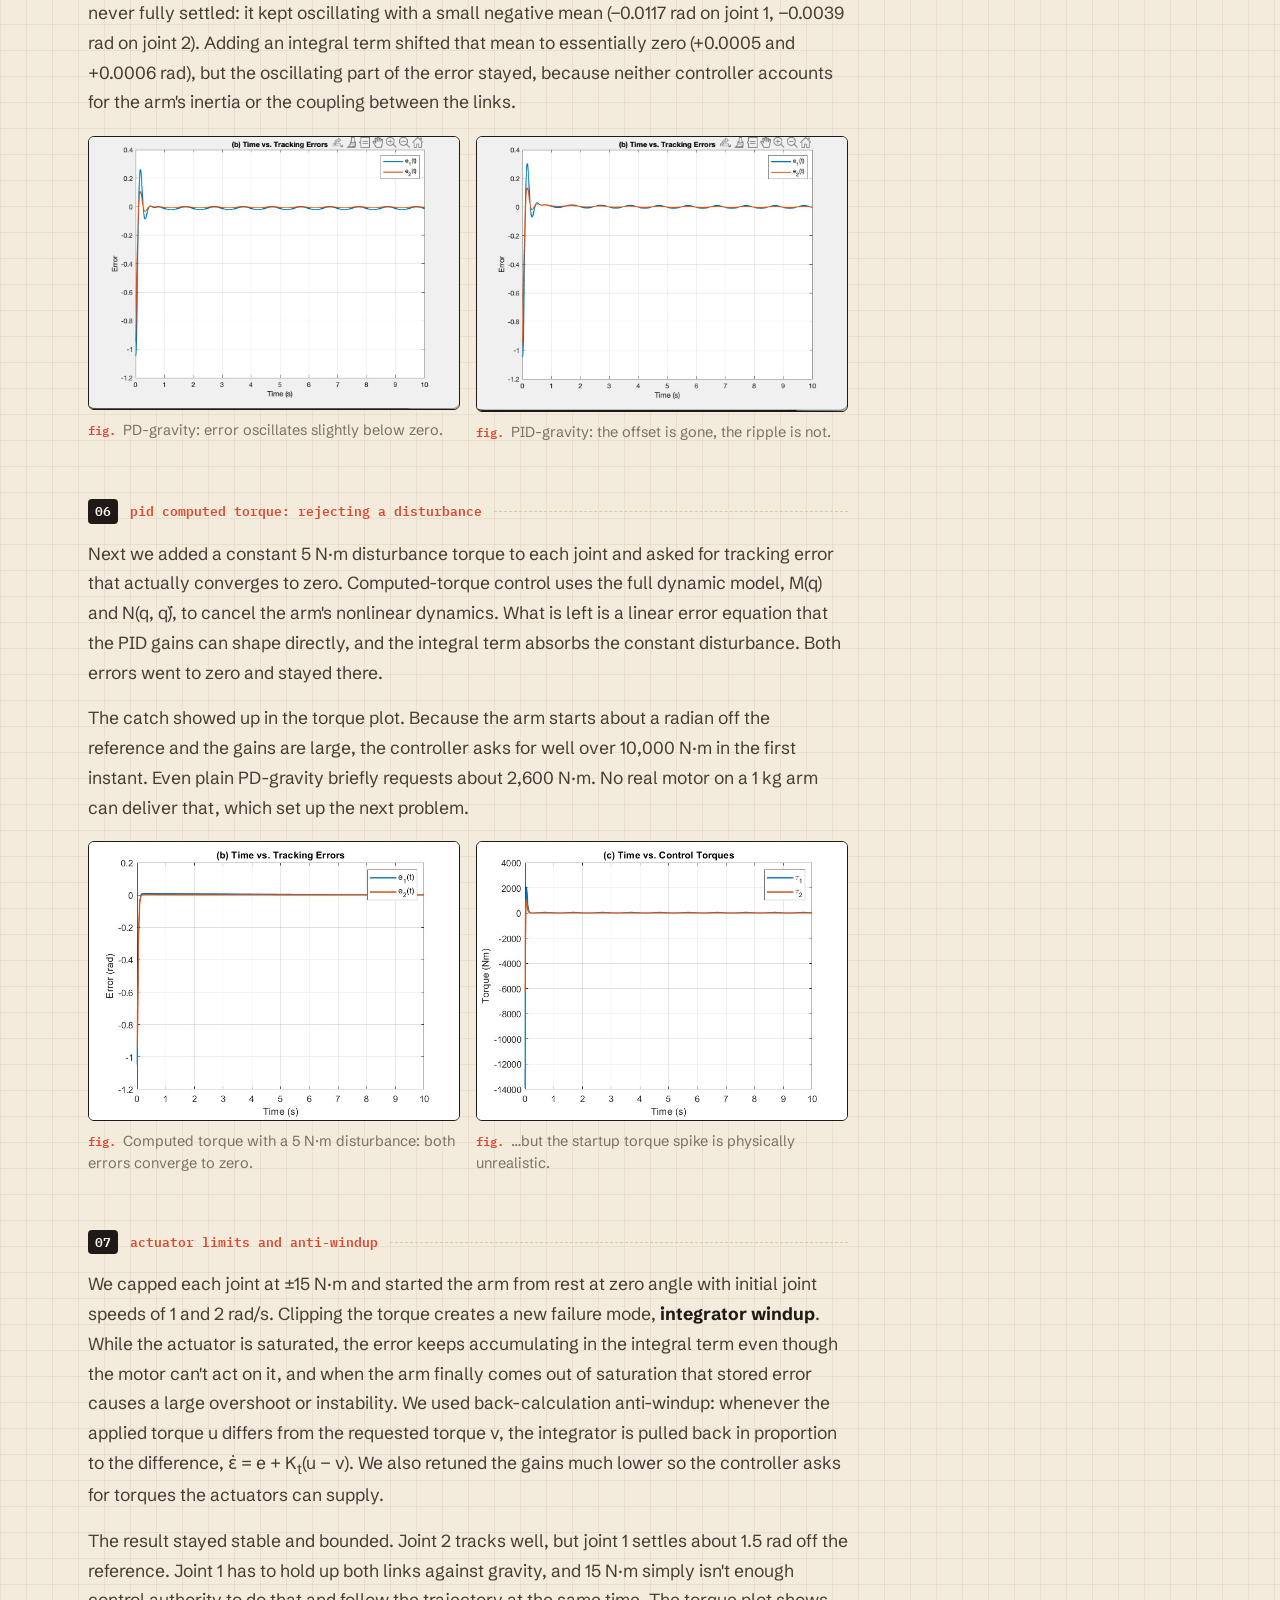
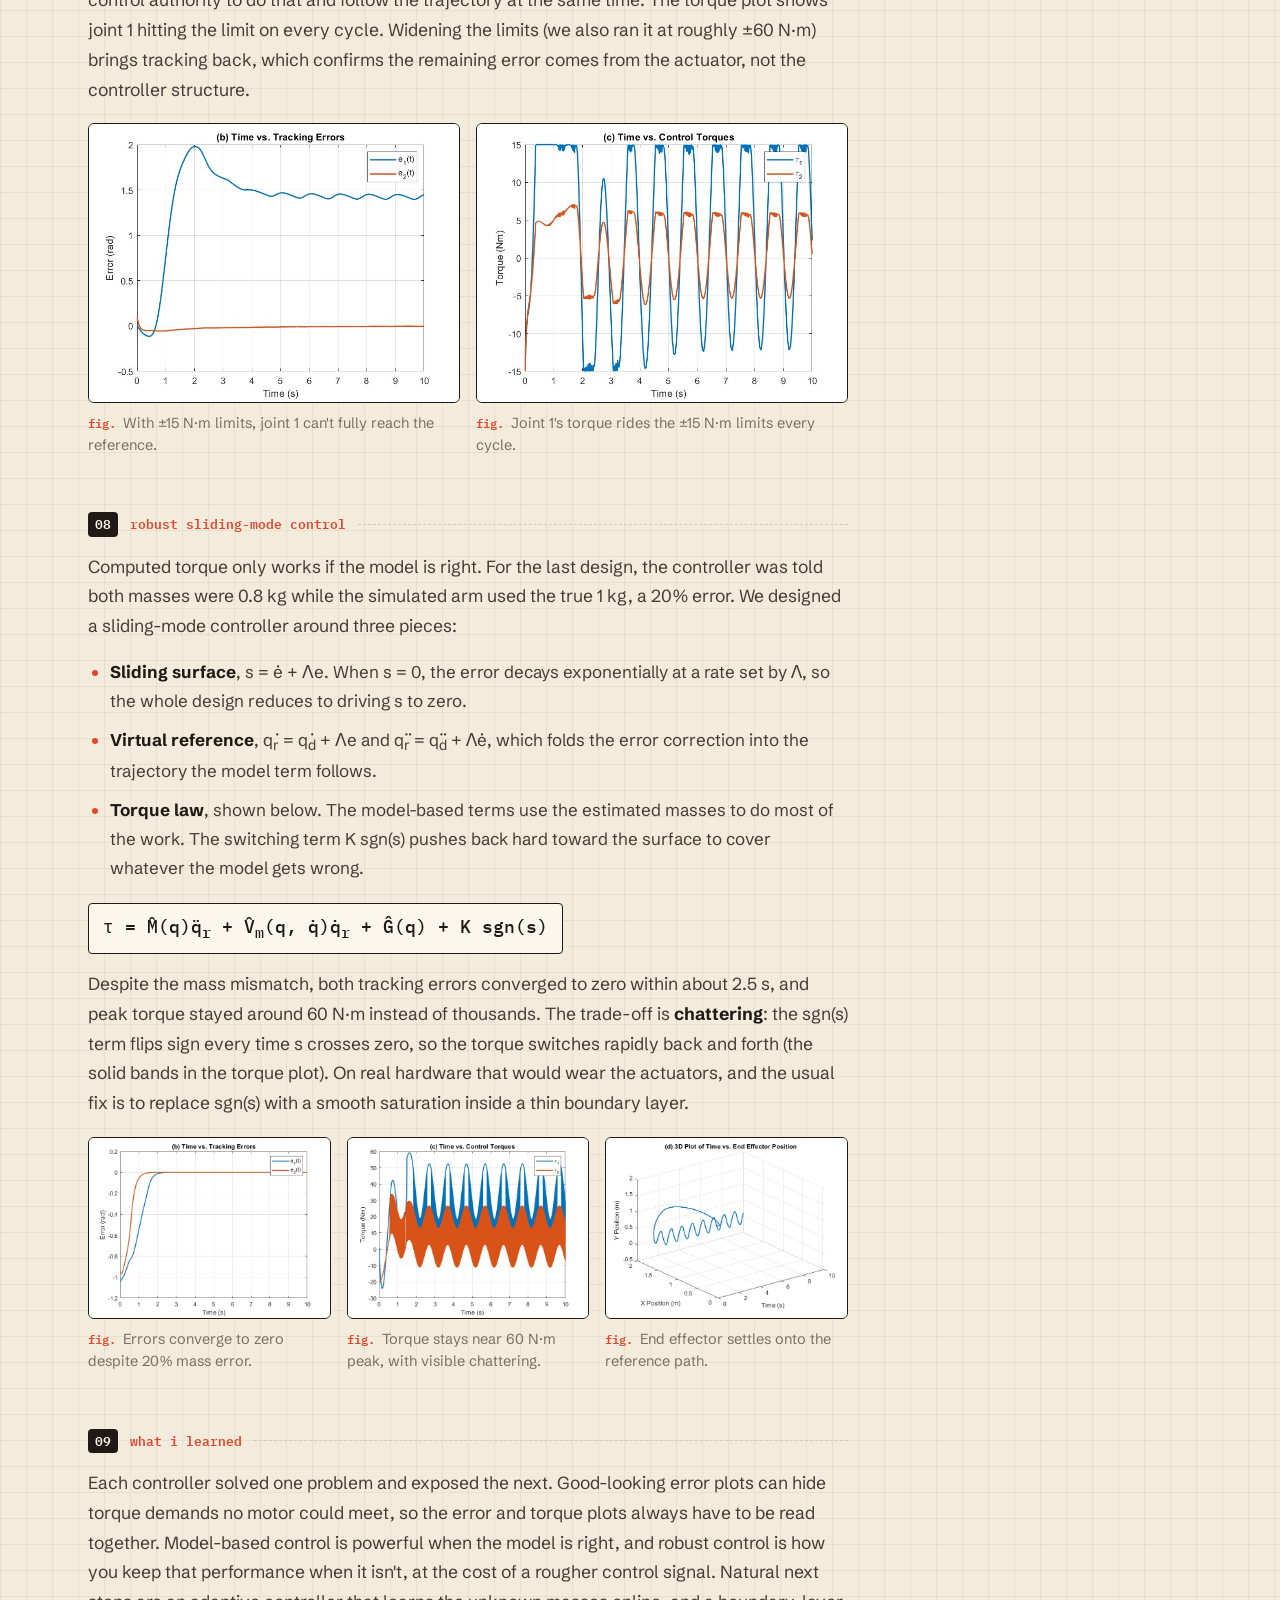
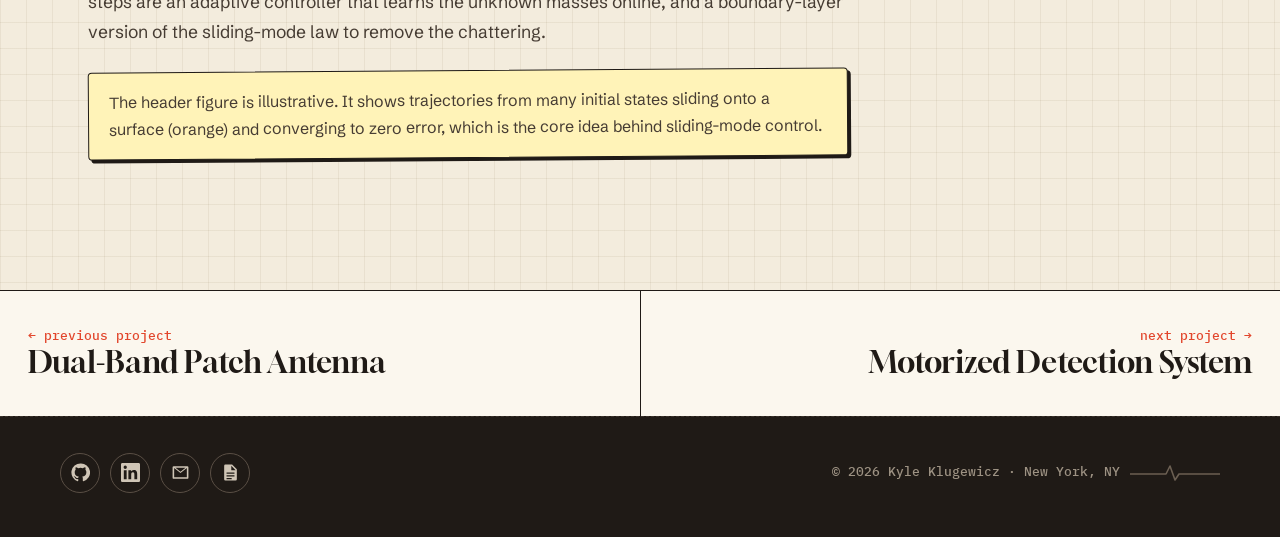
<file: projects/robotics-control.html>
<!DOCTYPE html>
<html lang="en">
<head>
  <meta charset="UTF-8">
  <meta name="viewport" content="width=device-width, initial-scale=1.0">
  <meta name="theme-color" content="#f3ecdd">
  <title>Manipulator Dynamics & Sliding-Mode Control · Kyle Klugewicz</title>
  <meta name="description" content="Modeling a two-link robot arm and designing six controllers in sequence, from PD-gravity to robust sliding-mode control, in MATLAB.">
  <link rel="icon" href="../assets/favicon.svg">
  <link rel="preconnect" href="https://fonts.googleapis.com">
  <link rel="preconnect" href="https://fonts.gstatic.com" crossorigin>
  <link href="https://fonts.googleapis.com/css2?family=Schibsted+Grotesk:ital,wght@0,400;0,500;0,700;1,400&family=Caveat:wght@600;700&family=Gloock&family=IBM+Plex+Mono:wght@500;600&display=swap" rel="stylesheet">
  <link rel="stylesheet" href="../style.css">
</head>
<body data-root="../" data-page="robotics-control">
  <div id="site-nav"></div>

  <header class="page-hero" style="--hero-img:url(../assets/img/robotics.svg)">
    <div class="row">
      <p class="crumbs"><a href="../index.html">Home</a><span>/</span><a href="../index.html#projects">Projects</a></p>
      <p class="eyebrow">Graduate Robotics · Nonlinear Control</p>
      <h1>Manipulator Dynamics & Sliding-Mode Control</h1>
      <p class="subtitle">Modeling a two-link robot arm, then designing controllers that each fix the last one's weakness, ending with a sliding-mode design that tracks even with the wrong masses.</p>
      <ul class="facts"><li><strong>When</strong>Spring 2026</li><li><strong>Team</strong>3 engineers</li><li><strong>Course</strong>EE 5325 Robotics (graduate)</li><li><strong>Tools</strong>MATLAB</li></ul>
    </div>
  </header>

  <section>
    <div class="row detail-body">
      <article class="prose">
        <ul class="metrics">
          <li><span class="num">6</span><span class="lbl">Control strategies simulated on one two-link arm</span></li>
          <li><span class="num">5 N·m</span><span class="lbl">Constant disturbance per joint, rejected to zero error</span></li>
          <li><span class="num">±15 N·m</span><span class="lbl">Actuator limit handled with integrator anti-windup</span></li>
          <li><span class="num">20%</span><span class="lbl">Mass error (0.8 vs 1 kg) tolerated by sliding-mode control</span></li>
        </ul>

        <h2>Overview</h2>
        <p class="lead">This was the course project for graduate Robotics (EE 5325). We modeled a two-link planar elbow arm,
        simulated it with no controller, then designed six closed-loop controllers in sequence. Each one was built to fix
        the specific weakness the previous one exposed: bounded tracking error, a constant disturbance, unrealistic torque,
        actuator saturation, and finally not knowing the arm's masses.</p>
        <p>Every controller tracked the same reference, q<sub>d1</sub> = 0.1 sin(2πt) and q<sub>d2</sub> = 0.1 cos(2πt),
        starting well away from it (both joints at π/3 rad), and was simulated for 10 s in MATLAB with ode23.</p>

        <h2>Modeling the arm</h2>
        <p>Both link masses are treated as point masses at the ends of the links (m<sub>1</sub> = m<sub>2</sub> = 1 kg,
        a<sub>1</sub> = a<sub>2</sub> = 1 m, g = 9.8 m/s²). We derived the equations of motion from the Lagrangian
        (kinetic minus potential energy), which gives the standard manipulator form:</p>
        <p class="formula">M(q) q̈ + N(q, q̇) = τ</p>
        <ul>
          <li><strong>Inertia matrix M(q).</strong> M<sub>11</sub> = (m<sub>1</sub>+m<sub>2</sub>)a<sub>1</sub>² + m<sub>2</sub>a<sub>2</sub>² + 2m<sub>2</sub>a<sub>1</sub>a<sub>2</sub>cos θ<sub>2</sub>, M<sub>12</sub> = M<sub>21</sub> = m<sub>2</sub>a<sub>2</sub>² + m<sub>2</sub>a<sub>1</sub>a<sub>2</sub>cos θ<sub>2</sub>, M<sub>22</sub> = m<sub>2</sub>a<sub>2</sub>². It changes with the elbow angle, so the arm is harder to swing when it is stretched out.</li>
          <li><strong>Nonlinear terms N(q, q̇).</strong> Coriolis and centrifugal coupling between the joints, plus gravity on each link.</li>
          <li><strong>State-space form.</strong> With x = [θ<sub>1</sub> θ<sub>2</sub> θ̇<sub>1</sub> θ̇<sub>2</sub>]<sup>T</sup>, the simulation solves q̈ = M(q)<sup>−1</sup>(τ − N) at every step. The PID designs add the integral of the error as two more states.</li>
        </ul>

        <h2>Open loop: why feedback is needed</h2>
        <p>Driving the joints with a fixed τ<sub>1</sub> = sin(2πt), τ<sub>2</sub> = cos(2πt) from rest for 20 s shows how
        the arm behaves on its own. Gravity and the coupling between the links take over. The motion is erratic, and around
        11 s the second link swings all the way over the top. Nothing in the input reacts to where the arm actually is.</p>
        <div class="fig-row" style="--cols:2; --ratio:4/3">
          <figure class="fig"><a class="zoom" href="../assets/img/robotics-openloop-angles.jpg"><img src="../assets/img/robotics-openloop-angles.jpg" alt="Open-loop joint angles over 20 seconds, with theta 2 jumping to about 8 radians near 11 seconds" loading="lazy"></a><figcaption>Joint angles under open-loop sinusoidal torque. θ<sub>2</sub> flips over the top near 11 s.</figcaption></figure>
          <figure class="fig"><a class="zoom" href="../assets/img/robotics-openloop-3d.jpg"><img src="../assets/img/robotics-openloop-3d.jpg" alt="3D plot of end-effector x and y position over time, wandering loops" loading="lazy"></a><figcaption>End-effector path over time: no pattern to follow.</figcaption></figure>
        </div>

        <h2>The controller progression</h2>
        <div class="table-wrap">
          <table class="data-table">
            <thead><tr><th>Controller</th><th>Problem it addresses</th><th>Control law · gains</th><th>Result</th></tr></thead>
            <tbody>
              <tr><td>PD-gravity</td><td>Track the reference</td><td>τ = K<sub>p</sub>e + K<sub>v</sub>ė + G(q)<br>K<sub>p</sub> = 2500, K<sub>v</sub> = 100</td><td><span class="pill partial">Bounded</span></td></tr>
              <tr><td>PID-gravity</td><td>PD leaves a small offset</td><td>Adds K<sub>i</sub>∫e<br>K<sub>i</sub> = 1500</td><td><span class="pill partial">Mean ≈ 0</span></td></tr>
              <tr><td>PID computed torque</td><td>5 N·m disturbance on each joint</td><td>τ = M(q)(q̈<sub>d</sub> + K<sub>v</sub>ė + K<sub>p</sub>e + K<sub>i</sub>ε) + N<br>K<sub>i</sub> = 500</td><td><span class="pill pass">Error → 0</span></td></tr>
              <tr><td>Computed torque + anti-windup</td><td>Torque limited to ±15 N·m</td><td>ε̇ = e + K<sub>t</sub>(u − v)<br>K<sub>p</sub> = (60, 100), K<sub>v</sub> = (12, 20), K<sub>i</sub> = (5, 30), K<sub>t</sub> = (50, 20)</td><td><span class="pill partial">Offset</span></td></tr>
              <tr><td>Robust sliding mode</td><td>Masses unknown (controller assumes 0.8 kg, true 1 kg)</td><td>τ = M̂q̈<sub>r</sub> + V̂<sub>m</sub>q̇<sub>r</sub> + Ĝ + K sgn(s)<br>Λ = 5, K = 12</td><td><span class="pill pass">Error → 0</span></td></tr>
            </tbody>
          </table>
        </div>

        <h2>PD-gravity and PID-gravity</h2>
        <p>PD-gravity control cancels gravity and uses stiff proportional and derivative gains to pull the arm onto the
        reference. Within about half a second it was tracking the sinusoid, but the error never fully settled: it kept
        oscillating with a small negative mean (−0.0117 rad on joint 1, −0.0039 rad on joint 2). Adding an integral term
        shifted that mean to essentially zero (+0.0005 and +0.0006 rad), but the oscillating part of the error stayed,
        because neither controller accounts for the arm's inertia or the coupling between the links.</p>
        <div class="fig-row" style="--cols:2">
          <figure class="fig"><a class="zoom" href="../assets/img/robotics-pd-error.jpg"><img src="../assets/img/robotics-pd-error.jpg" alt="PD-gravity tracking error, oscillating slightly below zero" loading="lazy"></a><figcaption>PD-gravity: error oscillates slightly below zero.</figcaption></figure>
          <figure class="fig"><a class="zoom" href="../assets/img/robotics-pid-error.jpg"><img src="../assets/img/robotics-pid-error.jpg" alt="PID-gravity tracking error, oscillating around zero" loading="lazy"></a><figcaption>PID-gravity: the offset is gone, the ripple is not.</figcaption></figure>
        </div>

        <h2>PID computed torque: rejecting a disturbance</h2>
        <p>Next we added a constant 5 N·m disturbance torque to each joint and asked for tracking error that actually
        converges to zero. Computed-torque control uses the full dynamic model, M(q) and N(q, q̇), to cancel the arm's
        nonlinear dynamics. What is left is a linear error equation that the PID gains can shape directly, and the integral
        term absorbs the constant disturbance. Both errors went to zero and stayed there.</p>
        <p>The catch showed up in the torque plot. Because the arm starts about a radian off the reference and the gains are
        large, the controller asks for well over 10,000 N·m in the first instant. Even plain PD-gravity briefly requests
        about 2,600 N·m. No real motor on a 1 kg arm can deliver that, which set up the next problem.</p>
        <div class="fig-row" style="--cols:2; --ratio:4/3">
          <figure class="fig"><a class="zoom" href="../assets/img/robotics-ct-error.jpg"><img src="../assets/img/robotics-ct-error.jpg" alt="Computed-torque tracking errors converging to zero within about 0.3 seconds" loading="lazy"></a><figcaption>Computed torque with a 5 N·m disturbance: both errors converge to zero.</figcaption></figure>
          <figure class="fig"><a class="zoom" href="../assets/img/robotics-ct-torque.jpg"><img src="../assets/img/robotics-ct-torque.jpg" alt="Computed-torque control torques with an initial spike near minus 14,000 newton-meters" loading="lazy"></a><figcaption>…but the startup torque spike is physically unrealistic.</figcaption></figure>
        </div>

        <h2>Actuator limits and anti-windup</h2>
        <p>We capped each joint at ±15 N·m and started the arm from rest at zero angle with initial joint speeds of 1 and
        2 rad/s. Clipping the torque creates a new failure mode, <strong>integrator windup</strong>. While the actuator is
        saturated, the error keeps accumulating in the integral term even though the motor can't act on it, and when the arm
        finally comes out of saturation that stored error causes a large overshoot or instability. We used
        back-calculation anti-windup: whenever the applied torque u differs from the requested torque v, the integrator is
        pulled back in proportion to the difference, ε̇ = e + K<sub>t</sub>(u − v). We also retuned the gains much lower so
        the controller asks for torques the actuators can supply.</p>
        <p>The result stayed stable and bounded. Joint 2 tracks well, but joint 1 settles about 1.5 rad off the reference.
        Joint 1 has to hold up both links against gravity, and 15 N·m simply isn't enough control authority to do that and
        follow the trajectory at the same time. The torque plot shows joint 1 hitting the limit on every cycle. Widening
        the limits (we also ran it at roughly ±60 N·m) brings tracking back, which confirms the remaining error comes from
        the actuator, not the controller structure.</p>
        <div class="fig-row" style="--cols:2; --ratio:4/3">
          <figure class="fig"><a class="zoom" href="../assets/img/robotics-sat-error.jpg"><img src="../assets/img/robotics-sat-error.jpg" alt="Saturated computed-torque errors: joint 1 settles near 1.5 radians, joint 2 near zero" loading="lazy"></a><figcaption>With ±15 N·m limits, joint 1 can't fully reach the reference.</figcaption></figure>
          <figure class="fig"><a class="zoom" href="../assets/img/robotics-sat-torque.jpg"><img src="../assets/img/robotics-sat-torque.jpg" alt="Control torques clipped at plus and minus 15 newton-meters" loading="lazy"></a><figcaption>Joint 1's torque rides the ±15 N·m limits every cycle.</figcaption></figure>
        </div>

        <h2>Robust sliding-mode control</h2>
        <p>Computed torque only works if the model is right. For the last design, the controller was told both masses were
        0.8 kg while the simulated arm used the true 1 kg, a 20% error. We designed a sliding-mode controller around three
        pieces:</p>
        <ul>
          <li><strong>Sliding surface</strong>, s = ė + Λe. When s = 0, the error decays exponentially at a rate set by Λ, so the whole design reduces to driving s to zero.</li>
          <li><strong>Virtual reference</strong>, q̇<sub>r</sub> = q̇<sub>d</sub> + Λe and q̈<sub>r</sub> = q̈<sub>d</sub> + Λė, which folds the error correction into the trajectory the model term follows.</li>
          <li><strong>Torque law</strong>, shown below. The model-based terms use the estimated masses to do most of the work. The switching term K sgn(s) pushes back hard toward the surface to cover whatever the model gets wrong.</li>
        </ul>
        <p class="formula">τ = M̂(q)q̈<sub>r</sub> + V̂<sub>m</sub>(q, q̇)q̇<sub>r</sub> + Ĝ(q) + K sgn(s)</p>
        <p>Despite the mass mismatch, both tracking errors converged to zero within about 2.5 s, and peak torque stayed
        around 60 N·m instead of thousands. The trade-off is <strong>chattering</strong>: the sgn(s) term flips sign every
        time s crosses zero, so the torque switches rapidly back and forth (the solid bands in the torque plot). On real
        hardware that would wear the actuators, and the usual fix is to replace sgn(s) with a smooth saturation inside a
        thin boundary layer.</p>
        <div class="fig-row" style="--cols:3; --ratio:4/3">
          <figure class="fig"><a class="zoom" href="../assets/img/robotics-smc-error.jpg"><img src="../assets/img/robotics-smc-error.jpg" alt="Sliding-mode tracking errors converging smoothly to zero by about 2.5 seconds" loading="lazy"></a><figcaption>Errors converge to zero despite 20% mass error.</figcaption></figure>
          <figure class="fig"><a class="zoom" href="../assets/img/robotics-smc-torque.jpg"><img src="../assets/img/robotics-smc-torque.jpg" alt="Sliding-mode control torques with dense high-frequency switching between about minus 20 and 60 newton-meters" loading="lazy"></a><figcaption>Torque stays near 60 N·m peak, with visible chattering.</figcaption></figure>
          <figure class="fig"><a class="zoom" href="../assets/img/robotics-smc-3d.jpg"><img src="../assets/img/robotics-smc-3d.jpg" alt="3D plot of end-effector position over time settling into a regular sinusoidal path" loading="lazy"></a><figcaption>End effector settles onto the reference path.</figcaption></figure>
        </div>

        <h2>What I learned</h2>
        <p>Each controller solved one problem and exposed the next. Good-looking error plots can hide torque demands no motor
        could meet, so the error and torque plots always have to be read together. Model-based control is powerful when the
        model is right, and robust control is how you keep that performance when it isn't, at the cost of a rougher control
        signal. Natural next steps are an adaptive controller that learns the unknown masses online, and a boundary-layer
        version of the sliding-mode law to remove the chattering.</p>
        <div class="callout">The header figure is illustrative. It shows trajectories from many initial states sliding onto a surface (orange) and converging to zero error, which is the core idea behind sliding-mode control.</div>
      </article>
      <aside class="aside"><div class="aside-block"><h4>Tools</h4><ul class="chips light-chips"><li>MATLAB</li><li>ode23</li><li>Lagrangian dynamics</li><li>Computed-torque control</li><li>Sliding-mode control</li><li>Anti-windup</li></ul></div></aside>
    </div>
  </section>

  <div id="pager"></div>
  <div id="site-footer"></div>
  <script src="../site.js"></script>
</body>
</html>
</file>
<file: style.css>
/* =========================================================
   Kyle Klugewicz — site styles
   Look: a neuroscience lab notebook. Warm paper with a faint
   grid, Cajal-style ink, an action-potential red for anything
   that "fires", violet (Nissl stain) for links, and green
   (GFP) for things that passed.
   ========================================================= */

:root {
  --paper: #f3ecdd;
  --paper-hi: #fbf7ee;
  --paper-lo: #e9dfca;
  --ink: #1f1a16;
  --ink-2: #463c33;
  --ink-3: #7b6f62;
  --rule: #d8cab0;
  --grid: rgba(122, 96, 58, .085);
  --spike: #e2462c;
  --spike-soft: #f6c3b6;
  --nissl: #5a3d9a;
  --gfp: #1d8f62;
  --amber: #b86b0a;
  --marker: #ffd84d;
  --max: 1160px;
  --display: "Gloock", "Georgia", serif;
  --body: "Schibsted Grotesk", system-ui, -apple-system, sans-serif;
  --mono: "IBM Plex Mono", ui-monospace, Menlo, Consolas, monospace;
  --hand: "Caveat", "Comic Sans MS", cursive;
  --shadow: 4px 4px 0 var(--ink);
}

* { box-sizing: border-box; margin: 0; padding: 0; }
html { scroll-behavior: smooth; scroll-padding-top: 76px; overflow-x: clip; }
body {
  font: 17px/1.7 var(--body);
  color: var(--ink-2);
  background-color: var(--paper);
  background-image:
    linear-gradient(var(--grid) 1px, transparent 1px),
    linear-gradient(90deg, var(--grid) 1px, transparent 1px);
  background-size: 26px 26px;
  -webkit-font-smoothing: antialiased;
  overflow-x: clip;
}
img { max-width: 100%; display: block; }
a { color: var(--nissl); text-decoration: none; transition: color .15s; }
a:hover { color: var(--spike); }
h1, h2, h3, h4 { color: var(--ink); font-weight: 400; line-height: 1.15; }
::selection { background: var(--marker); color: var(--ink); }

.row { max-width: var(--max); margin: 0 auto; padding: 0 28px; }
section { padding: 110px 0; position: relative; }

/* highlighter-pen emphasis */
.mark {
  background: linear-gradient(transparent 55%, var(--marker) 55%, var(--marker) 92%, transparent 92%);
  padding: 0 2px; color: inherit;
}
.hand { font-family: var(--hand); font-weight: 600; }

/* ---------- Section intro (notebook tab + big headline) ---------- */
.intro { max-width: 760px; margin: 0 0 56px; }
.eyebrow {
  font: 500 13px/1.4 var(--mono); letter-spacing: .08em; text-transform: lowercase;
  color: var(--spike); margin-bottom: 14px; display: flex; align-items: center; gap: 10px;
}
.eyebrow::before {
  content: ""; width: 34px; height: 14px; flex-shrink: 0;
  background: url("data:image/svg+xml,%3Csvg xmlns='http://www.w3.org/2000/svg' viewBox='0 0 34 14'%3E%3Cpath d='M0 9h11l3-8 4 12 3-6h13' fill='none' stroke='%23e2462c' stroke-width='1.8' stroke-linejoin='round' stroke-linecap='round'/%3E%3C/svg%3E") no-repeat center / contain;
}
.intro h2 { font-family: var(--display); font-size: clamp(36px, 5.6vw, 64px); letter-spacing: -0.01em; }
.intro .lead { font-size: 19px; margin-top: 18px; max-width: 620px; }

.gray {
  background-color: var(--paper-lo);
  border-top: 1.5px solid var(--ink); border-bottom: 1.5px solid var(--ink);
}

/* ---------- Nav ---------- */
.site-nav {
  position: sticky; top: 0; z-index: 50;
  background: rgba(243, 236, 221, .93); backdrop-filter: blur(6px);
  border-bottom: 1.5px solid var(--ink);
}
.site-nav .inner {
  max-width: var(--max); margin: 0 auto; padding: 0 28px;
  display: flex; align-items: center; height: 64px;
}
.site-nav .brand {
  color: var(--ink); font: 22px/1 var(--display); margin-right: auto;
  display: inline-flex; align-items: center; gap: 10px; white-space: nowrap;
}
.site-nav .brand svg { width: 30px; height: 30px; flex-shrink: 0; transition: transform .4s; }
.site-nav .brand:hover { color: var(--ink); }
.site-nav .brand:hover svg { transform: rotate(-18deg) scale(1.08); }
.site-nav .brand:hover .soma { fill: var(--spike); }
.site-nav ul { list-style: none; display: flex; gap: 2px; }
.site-nav li { position: relative; }
.site-nav li > a, .site-nav li > button {
  display: block; padding: 8px 12px; color: var(--ink);
  font: 500 13.5px/1.5 var(--mono); text-transform: lowercase;
  background: none; border: 0; cursor: pointer; border-radius: 999px;
}
.site-nav li > a:hover, .site-nav li > button:hover { color: var(--spike); }
.site-nav li.current > a, .site-nav li.current > button { background: var(--ink); color: var(--paper); }
.site-nav .caret { font-size: 9px; margin-left: 5px; display: inline-block; transition: transform .2s; }
.has-menu.open .caret { transform: rotate(180deg); }

.dropdown {
  position: absolute; top: calc(100% + 10px); right: 0; min-width: 290px;
  background: var(--paper-hi); border: 1.5px solid var(--ink); box-shadow: var(--shadow);
  padding: 8px; opacity: 0; visibility: hidden; transform: translateY(6px);
  transition: opacity .15s, transform .15s, visibility .15s; border-radius: 6px;
}
.has-menu:hover .dropdown, .has-menu:focus-within .dropdown, .has-menu.open .dropdown {
  opacity: 1; visibility: visible; transform: none;
}
.has-menu::after { content: ""; position: absolute; left: 0; right: 0; top: 100%; height: 12px; }
.dropdown a { display: block; padding: 8px 12px; color: var(--ink); font-size: 15.5px; line-height: 1.35; border-radius: 4px; }
.dropdown a small { display: block; color: var(--ink-3); font: 12px/1.5 var(--mono); }
.dropdown a:hover { background: var(--paper-lo); color: var(--ink); }
.dropdown a.active { background: var(--spike-soft); }

.menu-toggle {
  display: none; background: var(--paper-hi); border: 1.5px solid var(--ink);
  color: var(--ink); border-radius: 6px; width: 44px; height: 38px; cursor: pointer;
  font: 600 12px var(--mono);
}

/* ---------- Recording intro (homepage, once per visit) ---------- */
.rec-intro {
  position: fixed; inset: 0; z-index: 200; background: #f7f1e3; overflow: hidden;
  transition: transform .9s cubic-bezier(.7, 0, .25, 1);
}
.rec-intro.done { transform: translateY(-104%); }
.rec-intro canvas { position: absolute; inset: 0; width: 100%; height: 100%; }
.rec-intro .rec-head {
  position: absolute; left: 0; right: 0; top: 0; padding: 14px 20px;
  display: flex; gap: 16px; align-items: center; justify-content: space-between; flex-wrap: wrap;
  font: 500 12.5px/1.4 var(--mono); color: var(--ink-2);
  border-bottom: 1.5px solid var(--ink); background: rgba(247, 241, 227, .9);
}
.rec-intro .rec-dot { display: inline-block; width: 9px; height: 9px; border-radius: 50%; background: var(--spike); margin-right: 8px; animation: blink 1s steps(2) infinite; }
.rec-intro .rec-log {
  position: absolute; left: 20px; bottom: 22px; right: 20px;
  font: 500 13.5px/1.7 var(--mono); color: var(--ink); white-space: pre-wrap; max-width: 560px;
  background: rgba(247, 241, 227, .88); padding: 10px 14px; border: 1.5px solid var(--ink); border-radius: 6px;
}
.rec-intro .rec-log .ok { color: var(--gfp); }
.rec-intro .skip {
  position: absolute; right: 20px; bottom: 22px; z-index: 2;
  font: 600 13px/1 var(--mono); color: var(--paper-hi); background: var(--ink);
  border: 0; border-radius: 999px; padding: 12px 18px; cursor: pointer;
}
.rec-intro .skip:hover { background: var(--spike); }
@keyframes blink { 50% { opacity: 0; } }
@media (max-width: 640px) {
  .rec-intro .rec-log { bottom: 76px; font-size: 12px; }
}

/* ---------- Home hero ---------- */
.hero { padding: 72px 0 64px; }
.hero .row {
  display: grid; grid-template-columns: minmax(0, 1.12fr) minmax(0, 1fr); gap: 48px; align-items: center;
}
.hero .hello { font: 500 14px/1.5 var(--mono); color: var(--ink-3); margin-bottom: 18px; }
.hero .hello b { color: var(--spike); font-weight: 600; }
.hero h1 {
  font-family: var(--display); font-size: clamp(56px, 7.4vw, 106px); line-height: .92;
  letter-spacing: -0.025em;
}
.hero h1 > span { display: block; }
.hero h1 .last { padding-left: .4em; }
.hero h1 .dot { color: var(--spike); }
.roles { list-style: none; display: flex; flex-wrap: wrap; gap: 8px; margin: 28px 0 0; }
.roles li {
  font: 500 13px/1 var(--mono); padding: 9px 13px; border: 1.5px solid var(--ink); border-radius: 999px;
  background: var(--paper-hi); color: var(--ink);
}
.roles li:nth-child(1) { background: var(--ink); color: var(--paper-hi); }
.hero .tagline { margin: 26px 0 0; max-width: 560px; font-size: 19px; color: var(--ink-2); }
.hero-actions { display: flex; flex-wrap: wrap; align-items: center; gap: 14px 22px; margin-top: 32px; }

.social { list-style: none; display: flex; gap: 10px; }
.social a {
  color: var(--ink); display: inline-grid; place-items: center; width: 44px; height: 44px;
  border: 1.5px solid var(--ink); border-radius: 50%; background: var(--paper-hi);
  transition: transform .15s, background .15s, color .15s;
}
.social a:hover { background: var(--spike); color: var(--paper-hi); transform: translateY(-2px); }
.social svg { width: 19px; height: 19px; fill: currentColor; }

.btn {
  display: inline-flex; align-items: center; gap: 10px; padding: 13px 22px; border-radius: 999px;
  font: 600 14px/1.2 var(--mono); background: var(--ink); color: var(--paper-hi);
  border: 1.5px solid var(--ink); box-shadow: 3px 3px 0 var(--spike);
  transition: transform .15s, box-shadow .15s;
}
.btn:hover { color: var(--paper-hi); transform: translate(-2px, -2px); box-shadow: 5px 5px 0 var(--spike); }
.btn.ghost { background: var(--paper-hi); color: var(--ink); box-shadow: 3px 3px 0 var(--ink); }
.btn.ghost:hover { color: var(--ink); box-shadow: 5px 5px 0 var(--ink); }

/* live spiking network, "Fig. 1" */
.net-fig { position: relative; margin: 0; }
.net-box {
  position: relative; background: var(--paper-hi); border: 1.5px solid var(--ink);
  border-radius: 10px; box-shadow: 6px 6px 0 var(--ink); overflow: hidden;
}
.net-box canvas { display: block; width: 100%; touch-action: manipulation; }
#network { height: 420px; cursor: crosshair; }
#raster { height: 92px; border-top: 1.5px dashed var(--rule); }
.net-hud {
  position: absolute; left: 12px; top: 10px; right: 12px; display: flex; justify-content: space-between;
  font: 500 12px/1.4 var(--mono); color: var(--ink-3); pointer-events: none;
}
.net-hud b { color: var(--spike); font-weight: 600; }
.poke {
  position: absolute; right: -6px; top: -38px; transform: rotate(4deg);
  font: 600 25px/1 var(--hand); color: var(--spike); pointer-events: none; white-space: nowrap;
}
.poke svg { width: 40px; height: 34px; vertical-align: -14px; fill: none; stroke: currentColor; stroke-width: 2; stroke-linecap: round; }
.net-fig figcaption { font-size: 14px; color: var(--ink-3); margin-top: 16px; line-height: 1.55; }
.net-fig figcaption b { font: 600 13px var(--mono); color: var(--ink); margin-right: 6px; }

/* ---------- About ---------- */
.about-grid { display: grid; grid-template-columns: 300px minmax(0, 1fr); gap: 64px; align-items: start; }
.polaroid {
  background: #fffdf8; padding: 12px 12px 14px; border: 1px solid var(--rule);
  box-shadow: 0 10px 24px rgba(60, 40, 20, .16); rotate: -2.2deg; position: relative;
}
.polaroid::before {
  content: ""; position: absolute; top: -14px; left: 50%; width: 110px; height: 28px; margin-left: -55px;
  background: rgba(255, 216, 77, .62); transform: rotate(3deg); box-shadow: 0 1px 2px rgba(0,0,0,.08);
}
.polaroid img { width: 100%; aspect-ratio: 4 / 5; object-fit: cover; object-position: 50% 26%; }
.polaroid figcaption { font: 600 24px/1.2 var(--hand); color: var(--ink); text-align: center; padding-top: 10px; }
.about-text > p { font-size: 20px; line-height: 1.75; color: var(--ink); }
.about-cols { display: grid; grid-template-columns: 1fr 1fr; gap: 48px; margin-top: 48px; }
.about-cols h3 {
  font: 600 13px/1.4 var(--mono); text-transform: lowercase; color: var(--spike); margin-bottom: 12px;
}
.info-list { list-style: none; margin-top: 16px; border-top: 1.5px solid var(--ink); }
.info-list li { padding: 10px 0; border-bottom: 1px dashed var(--rule); display: flex; gap: 12px; }
.info-list strong { color: var(--ink-3); flex: 0 0 96px; font: 500 13px/1.9 var(--mono); }

.chips { display: flex; flex-wrap: wrap; gap: 7px; list-style: none; }
.chips li {
  font: 500 12.5px/1.3 var(--mono); padding: 6px 10px; border-radius: 4px;
  background: var(--paper-hi); color: var(--ink); border: 1px solid var(--ink);
}
.chips li:hover { background: var(--marker); }

/* ---------- Project cards (home) ---------- */
.proj-group + .proj-group { margin-top: 64px; }
.proj-group > h3 {
  font: 600 13px/1.4 var(--mono); text-transform: lowercase; color: var(--ink);
  display: flex; align-items: center; gap: 14px; margin-bottom: 24px;
}
.proj-group > h3::after { content: ""; flex: 1; border-top: 1.5px dashed var(--ink-3); }
.cards { display: grid; gap: 28px; }
.cards.big { grid-template-columns: repeat(2, minmax(0, 1fr)); }
.cards.small { grid-template-columns: repeat(4, minmax(0, 1fr)); gap: 22px; }
.card {
  position: relative; display: flex; flex-direction: column; color: var(--ink-2);
  background: var(--paper-hi); border: 1.5px solid var(--ink); border-radius: 8px; overflow: hidden;
  box-shadow: var(--shadow); transition: transform .18s, box-shadow .18s;
}
.card:hover { color: var(--ink-2); transform: translate(-3px, -3px); box-shadow: 8px 8px 0 var(--ink); }
.card .media { position: relative; aspect-ratio: 16 / 10; overflow: hidden; border-bottom: 1.5px solid var(--ink); background: var(--ink); }
.cards.small .card .media { aspect-ratio: 4 / 3; }
.card .media img { width: 100%; height: 100%; object-fit: cover; transition: transform .5s; filter: saturate(.9); }
.card:hover .media img { transform: scale(1.05); filter: none; }
.card .tag {
  position: absolute; left: 10px; top: 10px; font: 600 11.5px/1 var(--mono);
  background: var(--paper-hi); color: var(--ink); padding: 6px 8px; border: 1.5px solid var(--ink); border-radius: 4px;
}
.card .body { padding: 20px 22px 18px; display: flex; flex-direction: column; flex: 1; }
.card .kind { font: 500 12px/1.4 var(--mono); color: var(--spike); text-transform: lowercase; }
.card h3 { font-family: var(--display); font-size: 30px; margin: 6px 0 10px; }
.cards.small .card h3 { font-size: 22px; }
.card p { font-size: 15.5px; line-height: 1.55; }
.cards.small .card p { font-size: 14.5px; }
.card .more {
  margin-top: auto; padding-top: 16px; font: 600 12.5px/1 var(--mono); color: var(--ink);
  display: flex; align-items: center; gap: 10px;
}
.card .more svg { width: 52px; height: 16px; fill: none; stroke: var(--spike); stroke-width: 1.8; stroke-linejoin: round; stroke-linecap: round; }
.card .more path { stroke-dasharray: 80; stroke-dashoffset: 80; transition: stroke-dashoffset .6s ease; }
.card:hover .more path { stroke-dashoffset: 0; }

/* ---------- Timeline drawn as a myelinated axon ---------- */
.timeline-group { max-width: 900px; margin: 0 0 72px; }
.timeline-group > h3 {
  font: 600 13px/1.4 var(--mono); text-transform: lowercase; color: var(--ink);
  margin-bottom: 30px; display: inline-flex; gap: 10px; align-items: center;
  background: var(--marker); padding: 4px 10px; border-radius: 3px;
}
.tl { list-style: none; position: relative; margin-left: 24px; }
.tl::before { content: ""; position: absolute; left: -1px; top: 10px; bottom: 10px; width: 2px; background: var(--ink); }
.tl > li { position: relative; padding: 0 0 46px 52px; }
.tl > li:last-child { padding-bottom: 0; }
/* myelin sheath between nodes */
.tl > li:not(:last-child)::before {
  content: ""; position: absolute; left: -9px; top: 58px; bottom: 10px; width: 16px; border-radius: 9px;
  background: var(--paper-hi); border: 1.5px solid var(--ink);
  background-image: linear-gradient(var(--spike-soft), var(--spike-soft));
  background-repeat: no-repeat; background-size: 100% 0%; transition: background-size .9s ease .25s;
}
.tl > li.fired:not(:last-child)::before { background-size: 100% 100%; }
/* node of Ranvier */
.tl .dot {
  position: absolute; left: -24px; top: 0; width: 46px; height: 46px; border-radius: 50%;
  background: var(--paper-hi); border: 1.5px solid var(--ink); display: grid; place-items: center; color: var(--ink);
  transition: background .25s, color .25s;
}
.tl .dot svg { width: 20px; height: 20px; fill: none; stroke: currentColor; stroke-width: 1.8; stroke-linecap: round; stroke-linejoin: round; }
.tl > li.fired .dot { background: var(--spike); color: var(--paper-hi); animation: fire .9s ease-out; }
@keyframes fire {
  0% { box-shadow: 0 0 0 0 rgba(226, 70, 44, .55); }
  100% { box-shadow: 0 0 0 22px rgba(226, 70, 44, 0); }
}
.tl .when { font: 500 12.5px/1.5 var(--mono); color: var(--ink-3); }
.tl h4 { font-family: var(--display); font-size: 27px; margin-top: 2px; }
.tl .role { font-weight: 700; color: var(--ink); margin: 2px 0 8px; font-size: 16px; }
.tl p { font-size: 16.5px; }
.tl .readmore { font: 600 13px/1 var(--mono); display: inline-block; margin-top: 10px; }
.tl .readmore:hover { text-decoration: underline; }
.tl .chips { margin-top: 12px; }
.axon-note {
  font: 600 22px/1.2 var(--hand); color: var(--spike); margin: -12px 0 34px; transform: rotate(-1.5deg);
}

/* ---------- Readouts (stats band) ---------- */
.stats { padding: 0 0 110px; }
.stats ul {
  list-style: none; display: grid; grid-template-columns: repeat(6, minmax(0, 1fr));
  background: var(--ink); border-radius: 10px; overflow: hidden; gap: 1px; border: 1.5px solid var(--ink);
}
.stats li { background: var(--paper-hi); padding: 22px 16px 18px; position: relative; }
.stats li::before { content: "ch" counter(stat, decimal-leading-zero); counter-increment: stat; font: 500 11px var(--mono); color: var(--ink-3); }
.stats ul { counter-reset: stat; }
.stats .num { display: block; font: 600 30px/1.2 var(--mono); color: var(--ink); margin-top: 8px; letter-spacing: -0.02em; }
.stats .lbl { font-size: 13.5px; color: var(--ink-2); line-height: 1.35; display: block; margin-top: 4px; }
.stats li:hover .num { color: var(--spike); }

/* ---------- Off the clock (polaroids) ---------- */
.beyond { display: grid; grid-template-columns: repeat(3, minmax(0, 1fr)); gap: 40px; padding-top: 10px; }
.beyond figure { background: #fffdf8; padding: 12px 12px 20px; border: 1px solid var(--rule); box-shadow: 0 10px 24px rgba(60, 40, 20, .14); position: relative; transition: rotate .25s, translate .25s, opacity .7s, transform .7s; }
.beyond figure:nth-child(1) { rotate: -2deg; }
.beyond figure:nth-child(2) { rotate: 1.6deg; translate: 0 14px; }
.beyond figure:nth-child(3) { rotate: -1deg; }
.beyond figure:hover { rotate: 0deg; translate: 0 -4px; z-index: 2; }
.beyond figure::before {
  content: ""; position: absolute; top: -12px; left: 50%; width: 90px; height: 24px; margin-left: -45px;
  background: rgba(226, 70, 44, .22); transform: rotate(-4deg);
}
.beyond figure:nth-child(2)::before { background: rgba(90, 61, 154, .22); transform: rotate(5deg); }
.beyond figure:nth-child(3)::before { background: rgba(255, 216, 77, .6); }
.beyond img { width: 100%; aspect-ratio: 4 / 3; object-fit: cover; }
.beyond figcaption { padding: 12px 4px 0; }
.beyond h3 { font: 700 28px/1.1 var(--hand); margin-bottom: 6px; }
.beyond p { font-size: 15px; line-height: 1.55; }

/* ---------- Contact (the one dark section) ---------- */
.contact { background: var(--ink); color: #cfc5b6; border-top: 1.5px solid var(--ink); overflow: hidden; }
.contact .intro h2 { color: var(--paper-hi); }
.contact .eyebrow { color: #ff7a5c; }
.contact .big-mail {
  display: inline-block; font: clamp(20px, 5.4vw, 56px)/1.15 var(--display); color: var(--paper-hi);
  overflow-wrap: anywhere; border-bottom: 3px solid var(--spike); padding-bottom: 4px; margin-bottom: 56px;
}
.contact .big-mail:hover { color: var(--marker); border-color: var(--marker); }
.contact-cols { display: grid; grid-template-columns: repeat(3, minmax(0, 1fr)); gap: 0; border-top: 1px solid #3a322b; }
.contact-cols > div { padding: 26px 24px 4px 0; }
.contact-cols > div + div { padding-left: 24px; border-left: 1px solid #3a322b; }
.contact-cols .icon { color: #ff7a5c; margin-bottom: 8px; display: inline-flex; }
.contact-cols .icon svg { width: 26px; height: 26px; fill: none; stroke: currentColor; stroke-width: 1.8; }
.contact-cols h4 { color: #9d9283; font: 500 12.5px/1.5 var(--mono); text-transform: lowercase; margin-bottom: 4px; }
.contact-cols p { color: var(--paper-hi); font-size: 18px; }
.contact-cols a { color: var(--paper-hi); border-bottom: 1px solid #6b5f52; }
.contact-cols a:hover { color: var(--marker); }

/* ---------- Footer ---------- */
.site-footer {
  background: var(--ink); color: #9d9283; padding: 36px 28px 44px; font: 500 13px/1.6 var(--mono);
  border-top: 1px dashed #3a322b;
}
.site-footer .inner { max-width: var(--max); margin: 0 auto; display: flex; flex-wrap: wrap; gap: 18px; align-items: center; justify-content: space-between; }
.site-footer .social a { background: transparent; color: #cfc5b6; border-color: #5a4f45; width: 40px; height: 40px; }
.site-footer .social a:hover { background: var(--spike); border-color: var(--spike); color: var(--paper-hi); }
.site-footer .flat { display: inline-flex; align-items: center; gap: 10px; }
.site-footer .flat svg { width: 90px; height: 18px; fill: none; stroke: #6b5f52; stroke-width: 1.6; stroke-linejoin: round; }
.site-footer .flat:hover svg { stroke: var(--spike); }
.site-footer .flat path { transition: d .25s; }

/* scroll reveal */
.js .reveal { opacity: 0; transform: translateY(18px); transition: opacity .7s ease, transform .7s ease; }
.js .reveal.in { opacity: 1; transform: none; }

/* =========================================================
   Detail pages (projects / experience)
   ========================================================= */
.page-hero { padding: 64px 0 72px; border-bottom: 1.5px solid var(--ink); }
.page-hero .row {
  display: grid; grid-template-columns: minmax(0, 1.25fr) minmax(0, 1fr); column-gap: 56px; align-items: center;
}
.page-hero .row > * { grid-column: 1; }
.page-hero .row::after {
  content: ""; grid-column: 2; grid-row: 1 / span 6; align-self: center;
  aspect-ratio: 4 / 3; width: 100%;
  background: var(--paper-hi) var(--hero-img, url("assets/img/neuron-plate.svg")) var(--hero-pos, center) / cover no-repeat;
  border: 1.5px solid var(--ink); border-radius: 8px; box-shadow: 8px 8px 0 var(--ink); transform: rotate(1.2deg);
}
.page-hero.no-img .row { grid-template-columns: minmax(0, 1fr); }
.page-hero.no-img .row::after { display: none; }
.crumbs { font: 500 12.5px/1.5 var(--mono); margin-bottom: 22px; text-transform: lowercase; }
.crumbs a { color: var(--ink-3); }
.crumbs a:hover { color: var(--spike); }
.crumbs span { color: var(--rule); margin: 0 8px; }
.page-hero h1 { font-family: var(--display); font-size: clamp(40px, 6.4vw, 72px); letter-spacing: -0.02em; line-height: 1; }
.page-hero .subtitle { font-size: clamp(17px, 2vw, 20px); color: var(--ink-2); margin-top: 18px; max-width: 640px; }
.facts {
  list-style: none; display: flex; flex-wrap: wrap; gap: 14px 34px; margin-top: 30px; padding-top: 20px;
  border-top: 1.5px dashed var(--ink-3);
}
.facts li { font-size: 15.5px; color: var(--ink); }
.facts strong { display: block; font: 500 11.5px/1.6 var(--mono); text-transform: lowercase; color: var(--spike); }

.detail-body { display: grid; grid-template-columns: minmax(0, 1fr) 280px; gap: 64px; }
.prose { counter-reset: sec; }
.prose h2 {
  font: 600 13px/1.4 var(--mono); text-transform: lowercase; color: var(--spike);
  margin: 56px 0 16px; display: flex; align-items: center; gap: 12px;
}
.prose h2::before {
  counter-increment: sec; content: counter(sec, decimal-leading-zero);
  font-weight: 600; color: var(--paper-hi); background: var(--ink); border-radius: 4px; padding: 3px 7px;
}
.prose h2::after { content: ""; flex: 1; border-top: 1.5px dashed var(--rule); }
.prose h2:first-child { margin-top: 0; }
.prose p { margin-bottom: 16px; font-size: 17.5px; }
.prose p.lead { font-size: 21px; line-height: 1.7; color: var(--ink); }
.prose ul { margin: 0 0 18px 22px; }
.prose li { margin-bottom: 10px; font-size: 17px; }
.prose li::marker { color: var(--spike); }
.prose strong { color: var(--ink); }
.prose a { text-decoration: underline; text-decoration-thickness: 1px; text-underline-offset: 3px; }
.callout {
  background: #fff3b8; padding: 16px 20px; margin: 22px 0; font-size: 16px;
  border: 1.5px solid var(--ink); border-radius: 4px; box-shadow: 3px 3px 0 var(--ink); transform: rotate(-.4deg);
}

.aside { position: sticky; top: 96px; align-self: start; }
.aside-block { margin-bottom: 30px; }
.aside-block h4 { font: 700 26px/1.1 var(--hand); color: var(--spike); margin-bottom: 10px; transform: rotate(-2deg); transform-origin: left; }
.aside-block ul.plain { list-style: none; font-size: 15.5px; border-top: 1.5px solid var(--ink); }
.aside-block ul.plain li { padding: 7px 0; border-bottom: 1px dashed var(--rule); color: var(--ink); }

.metrics, .prose .metrics { list-style: none; display: grid; grid-template-columns: repeat(auto-fit, minmax(170px, 1fr)); gap: 14px; margin: 4px 0 40px; }
.metrics li {
  background: var(--paper-hi); border: 1.5px solid var(--ink); padding: 16px 16px 14px; border-radius: 6px;
  box-shadow: 3px 3px 0 var(--ink); margin: 0;
}
.metrics .num { display: block; font: 600 25px/1.2 var(--mono); color: var(--ink); letter-spacing: -0.02em; }
.metrics li:nth-child(3n+1) .num { color: var(--spike); }
.metrics .lbl { font-size: 14px; color: var(--ink-2); line-height: 1.4; display: block; margin-top: 6px; }

.gallery { display: grid; grid-template-columns: repeat(auto-fill, minmax(260px, 1fr)); gap: 28px; }
.gallery figure { margin: 0; background: #fffdf8; padding: 10px 10px 14px; border: 1px solid var(--rule); box-shadow: 0 8px 20px rgba(60, 40, 20, .13); transition: transform .2s; }
.gallery figure:nth-child(3n+1) { transform: rotate(-1deg); }
.gallery figure:nth-child(3n+2) { transform: rotate(.8deg); }
.gallery figure:hover { transform: rotate(0) translateY(-3px); }
.gallery a { display: block; overflow: hidden; background: var(--ink); }
.gallery img { width: 100%; aspect-ratio: 4 / 3; object-fit: cover; transition: transform .4s; }
.gallery a:hover img { transform: scale(1.04); }
.gallery figcaption { font: 600 19px/1.25 var(--hand); color: var(--ink); padding: 10px 2px 0; }

.pager { display: grid; grid-template-columns: 1fr 1fr; border-top: 1.5px solid var(--ink); background: var(--paper-hi); }
.pager a { padding: 34px 28px; display: block; color: var(--ink); transition: background .15s; }
.pager a:hover { background: var(--marker); color: var(--ink); }
.pager a + a { text-align: right; border-left: 1.5px solid var(--ink); }
.pager small { display: block; font: 500 12.5px/1.6 var(--mono); color: var(--spike); text-transform: lowercase; }
.pager span { font: clamp(22px, 3vw, 30px)/1.15 var(--display); }

/* Lightbox */
.lightbox {
  position: fixed; inset: 0; z-index: 100; background: rgba(31, 26, 22, .94);
  display: none; align-items: center; justify-content: center; padding: 24px; flex-direction: column;
}
.lightbox.open { display: flex; }
.lightbox img { max-height: 82vh; max-width: 92vw; object-fit: contain; border: 8px solid #fffdf8; }
.lightbox p { color: var(--paper); margin-top: 14px; font: 600 22px/1.3 var(--hand); text-align: center; max-width: 800px; }
.lightbox button {
  position: absolute; top: 16px; right: 18px; background: var(--paper-hi); border: 1.5px solid var(--ink); color: var(--ink);
  width: 42px; height: 42px; border-radius: 50%; font-size: 26px; cursor: pointer; line-height: 1;
}

/* ---------- Detail-page analysis blocks ---------- */
.table-wrap { overflow-x: auto; margin: 8px 0 28px; border: 1.5px solid var(--ink); border-radius: 6px; background: var(--paper-hi); }
.data-table { width: 100%; border-collapse: collapse; font-size: 15px; line-height: 1.5; }
.data-table th {
  text-align: left; font: 600 11.5px/1.4 var(--mono); text-transform: lowercase;
  color: var(--paper-hi); background: var(--ink); padding: 10px 14px; white-space: nowrap;
}
.data-table td { padding: 12px 14px; border-bottom: 1px dashed var(--rule); vertical-align: top; }
.data-table tr:last-child td { border-bottom: 0; }
.data-table tr:hover td { background: #fff8dc; }
.data-table td:first-child { font-weight: 700; color: var(--ink); }
.pill {
  display: inline-block; font: 600 11px/1.4 var(--mono); text-transform: lowercase;
  padding: 3px 9px; border-radius: 999px; white-space: nowrap; border: 1.5px solid currentColor;
}
.pill.pass { background: #dff3e8; color: var(--gfp); }
.pill.partial { background: #fdf0d9; color: var(--amber); }
.pill.fail { background: #fde4dc; color: #b8301a; }
.pill.ruled-out { background: #eee9df; color: var(--ink-3); }

.fig { margin: 18px 0 32px; }
.fig a { display: block; border-radius: 6px; overflow: hidden; background: #fff; border: 1.5px solid var(--ink); }
.fig img { width: 100%; height: auto; transition: opacity .2s; }
.fig a:hover img { opacity: .92; }
.fig figcaption { font-size: 14.5px; color: var(--ink-3); margin-top: 10px; line-height: 1.5; }
.fig figcaption::before { content: "fig. "; font: 600 12px var(--mono); color: var(--spike); }
.fig-row { display: grid; grid-template-columns: repeat(var(--cols, 2), minmax(0, 1fr)); gap: 16px; margin: 18px 0 32px; }
.fig-row .fig { margin: 0; }
.fig-row .fig img { aspect-ratio: var(--ratio, auto); object-fit: cover; }
.formula {
  font: 500 15px/1.5 var(--mono); background: var(--paper-hi); border: 1.5px solid var(--ink);
  border-radius: 4px; padding: 10px 14px; display: inline-block; margin: 2px 0 18px; color: var(--ink); max-width: 100%;
}

.video-fig { margin: 10px 0 36px; }
.video-fig video {
  display: block; width: 100%; max-width: var(--video-max, 560px); margin: 0 auto;
  border-radius: 8px; background: var(--ink); border: 1.5px solid var(--ink); box-shadow: 6px 6px 0 var(--ink);
}
.video-fig figcaption { text-align: center; font-size: 14.5px; color: var(--ink-3); margin-top: 14px; }

/* ---------- Coursework page ---------- */
.course-section { padding: 84px 0; }
.course-section + .course-section { border-top: 1.5px solid var(--ink); }
.course-section .intro { margin-bottom: 40px; }
.course-group + .course-group { margin-top: 52px; }
.course-group > h3 {
  font: 700 28px/1.1 var(--hand); color: var(--spike); margin-bottom: 18px;
  display: flex; align-items: center; gap: 14px;
}
.course-group > h3::after { content: ""; flex: 1; border-top: 1.5px dashed var(--ink-3); }
.course-grid { list-style: none; display: grid; grid-template-columns: repeat(auto-fill, minmax(320px, 1fr)); gap: 18px; }
.course {
  background: var(--paper-hi); border: 1.5px solid var(--ink); border-radius: 6px; padding: 16px 18px 18px;
  box-shadow: 3px 3px 0 var(--ink); display: flex; flex-direction: column; min-width: 0;
}
.course-head { display: flex; justify-content: space-between; align-items: center; gap: 10px; }
.course-code { font: 600 13px/1.4 var(--mono); color: var(--spike); }
.course-now { font: 500 11px/1 var(--mono); background: var(--marker); color: var(--ink); padding: 4px 7px; border-radius: 3px; border: 1px solid var(--ink); }
.course h4 { font-family: var(--display); font-size: 22px; margin: 4px 0 4px; }
.course-meta { font: 500 12px/1.5 var(--mono); color: var(--ink-3); }
.course-desc { font-size: 15px; line-height: 1.5; color: var(--ink-2); margin-top: 10px; }
.course-topics { list-style: none; display: flex; flex-wrap: wrap; gap: 5px; margin-top: 12px; }
.course-topics li { font: 500 11.5px/1.3 var(--mono); padding: 4px 7px; border-radius: 3px; background: var(--paper); border: 1px solid var(--rule); color: var(--ink); }
.course-links { margin-top: auto; padding-top: 12px; display: flex; flex-wrap: wrap; gap: 6px 16px; font: 600 12.5px/1.4 var(--mono); }
.course-links a:hover { text-decoration: underline; }
.course-note { font: 500 12.5px/1.5 var(--mono); color: var(--ink-3); margin-top: 22px; }
.course-filter { display: flex; flex-wrap: wrap; gap: 8px; margin-top: 14px; }
.course-filter button {
  font: 500 13px/1 var(--mono); padding: 9px 13px; border-radius: 4px; cursor: pointer;
  background: var(--paper-hi); color: var(--ink); border: 1.5px solid var(--ink);
}
.course-filter button:hover { background: var(--marker); }
.course-filter button.on { background: var(--ink); color: var(--paper-hi); }

/* ---------- Responsive ---------- */
@media (max-width: 1040px) {
  .cards.small { grid-template-columns: repeat(2, minmax(0, 1fr)); }
  .stats ul { grid-template-columns: repeat(3, minmax(0, 1fr)); }
  .detail-body { grid-template-columns: minmax(0, 1fr); gap: 24px; }
  .aside { position: static; order: -1; display: grid; grid-template-columns: repeat(auto-fit, minmax(220px, 1fr)); gap: 0 32px; }
}
@media (max-width: 900px) {
  .hero .row { grid-template-columns: minmax(0, 1fr); gap: 64px; }
  .about-grid { grid-template-columns: minmax(0, 1fr); gap: 40px; }
  .polaroid { max-width: 260px; }
  .page-hero .row { grid-template-columns: minmax(0, 1fr); }
  .page-hero .row::after { grid-column: 1; grid-row: auto; margin-top: 34px; max-height: 300px; transform: rotate(.8deg); box-shadow: 5px 5px 0 var(--ink); }
}
@media (max-width: 760px) {
  section { padding: 76px 0; }
  .row { padding: 0 16px; }
  .site-nav .inner { padding: 0 16px; }
  .menu-toggle { display: block; }
  .site-nav ul {
    display: none; position: absolute; top: 64px; left: 0; right: 0; flex-direction: column; gap: 0;
    background: var(--paper-hi); border-bottom: 1.5px solid var(--ink); padding: 8px 8px 16px;
    max-height: calc(100vh - 64px); overflow-y: auto;
  }
  .site-nav.menu-open ul { display: flex; }
  .site-nav li > a, .site-nav li > button { padding: 12px 14px; width: 100%; text-align: left; font-size: 15px; border-radius: 6px; }
  .dropdown { position: static; opacity: 1; visibility: visible; transform: none; display: none; box-shadow: none; border: 0; padding: 0 0 8px 10px; background: transparent; min-width: 0; }
  .has-menu.open .dropdown { display: block; }
  .has-menu:hover .dropdown { display: none; }
  .has-menu.open:hover .dropdown { display: block; }
  .has-menu::after { display: none; }
  .hero { padding: 44px 0 40px; }
  .hero h1 { font-size: clamp(52px, 16vw, 92px); }
  .hero h1 .last { padding-left: .3em; }
  #network { height: 340px; }
  .poke { font-size: 21px; top: -32px; right: 0; }
  .about-text > p { font-size: 18px; }
  .about-cols, .beyond, .cards.big, .cards.small, .contact-cols { grid-template-columns: minmax(0, 1fr); gap: 32px; }
  .contact-cols { gap: 0; }
  .contact-cols > div + div { padding-left: 0; border-left: 0; border-top: 1px solid #3a322b; }
  .beyond { gap: 44px; padding: 10px 6px 0; }
  .stats { padding-bottom: 76px; }
  .stats ul { grid-template-columns: repeat(2, minmax(0, 1fr)); }
  .stats .num { font-size: 25px; }
  .card h3 { font-size: 26px; }
  .pager { grid-template-columns: 1fr; }
  .pager a + a { border-left: 0; border-top: 1.5px solid var(--ink); }
  .tl { margin-left: 20px; }
  .tl > li { padding-left: 38px; }
  .tl .dot { width: 40px; height: 40px; left: -21px; }
  .tl > li:not(:last-child)::before { top: 50px; left: -8px; width: 14px; }
  .tl h4 { font-size: 23px; }
  .fig-row { grid-template-columns: minmax(0, 1fr); }
  .page-hero { padding: 40px 0 52px; }
  .prose p.lead { font-size: 19px; }
  .info-list strong { flex-basis: 80px; }
  .course-section { padding: 60px 0; }
  .course-grid { grid-template-columns: minmax(0, 1fr); }
}
@media (prefers-reduced-motion: reduce) {
  html { scroll-behavior: auto; }
  .js .reveal { opacity: 1; transform: none; transition: none; }
  .rec-intro .rec-dot { animation: none; }
  .tl > li.fired .dot { animation: none; }
}
</file>
